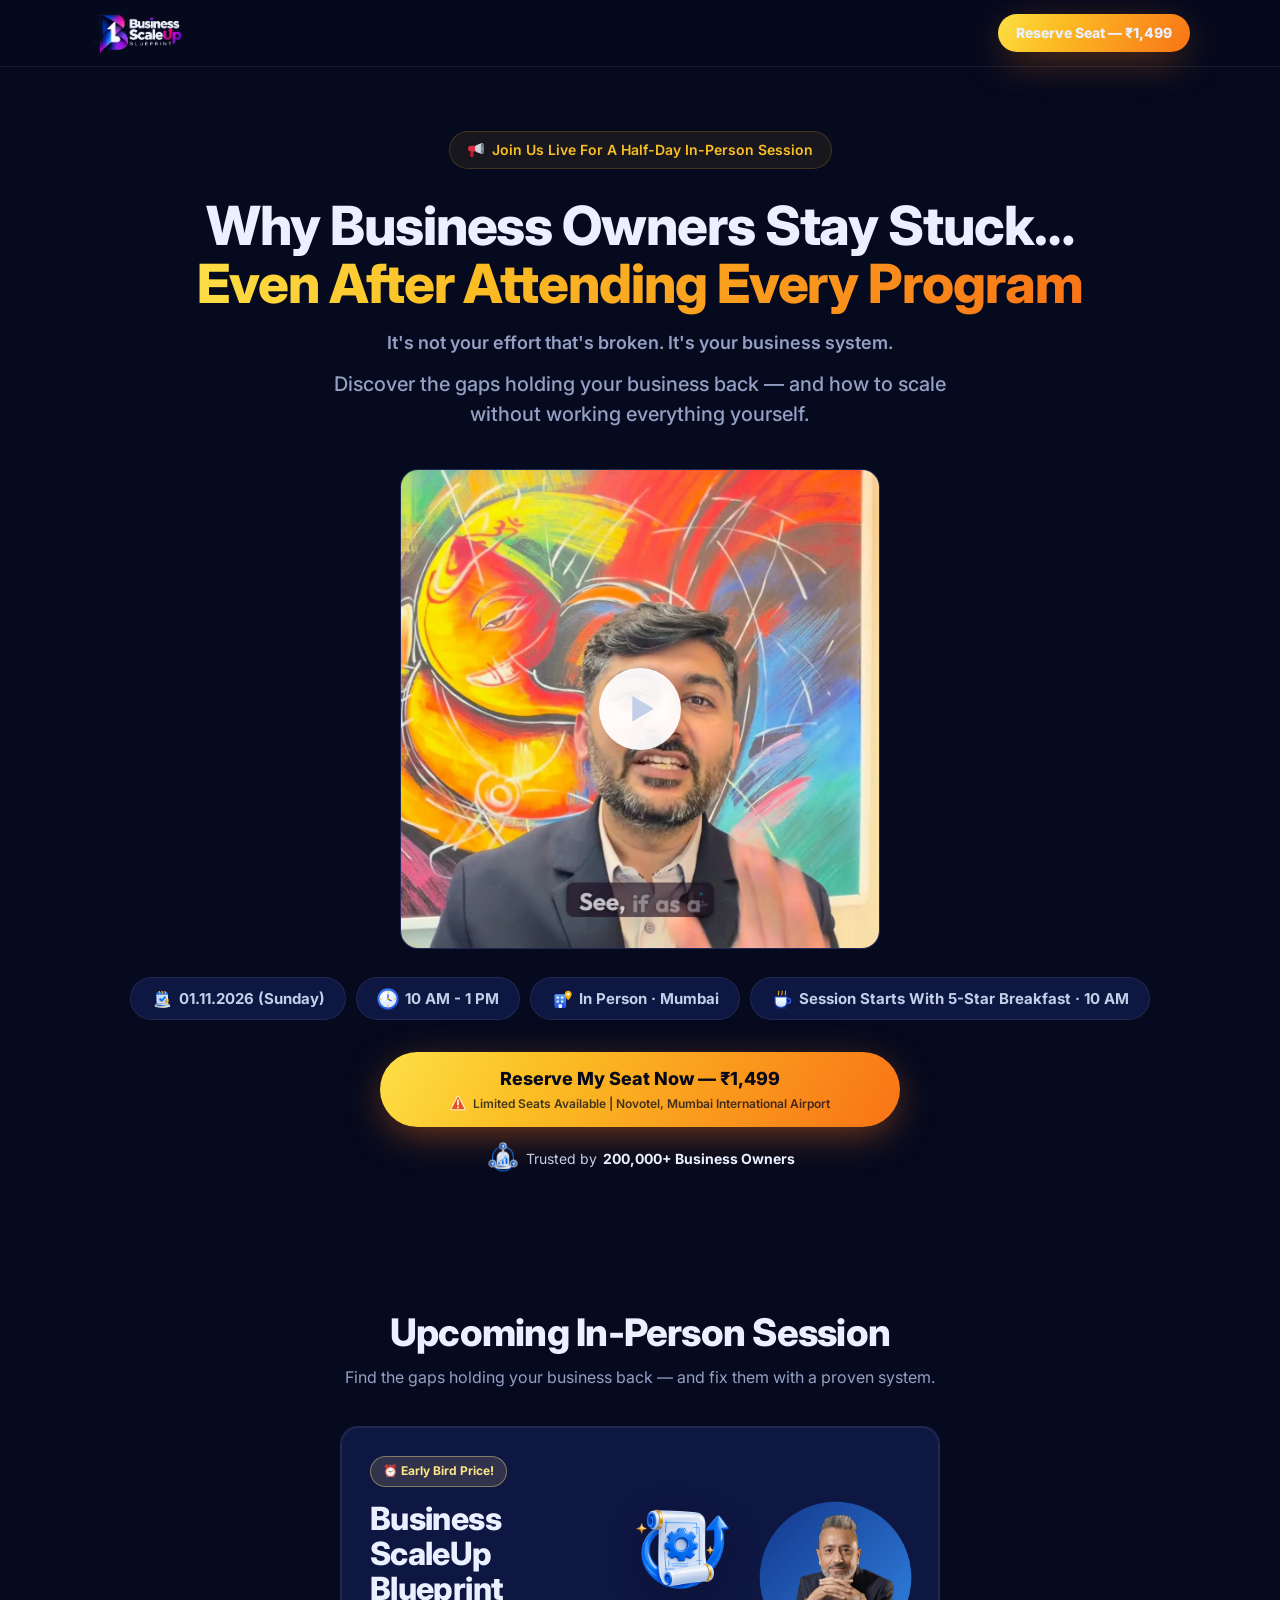
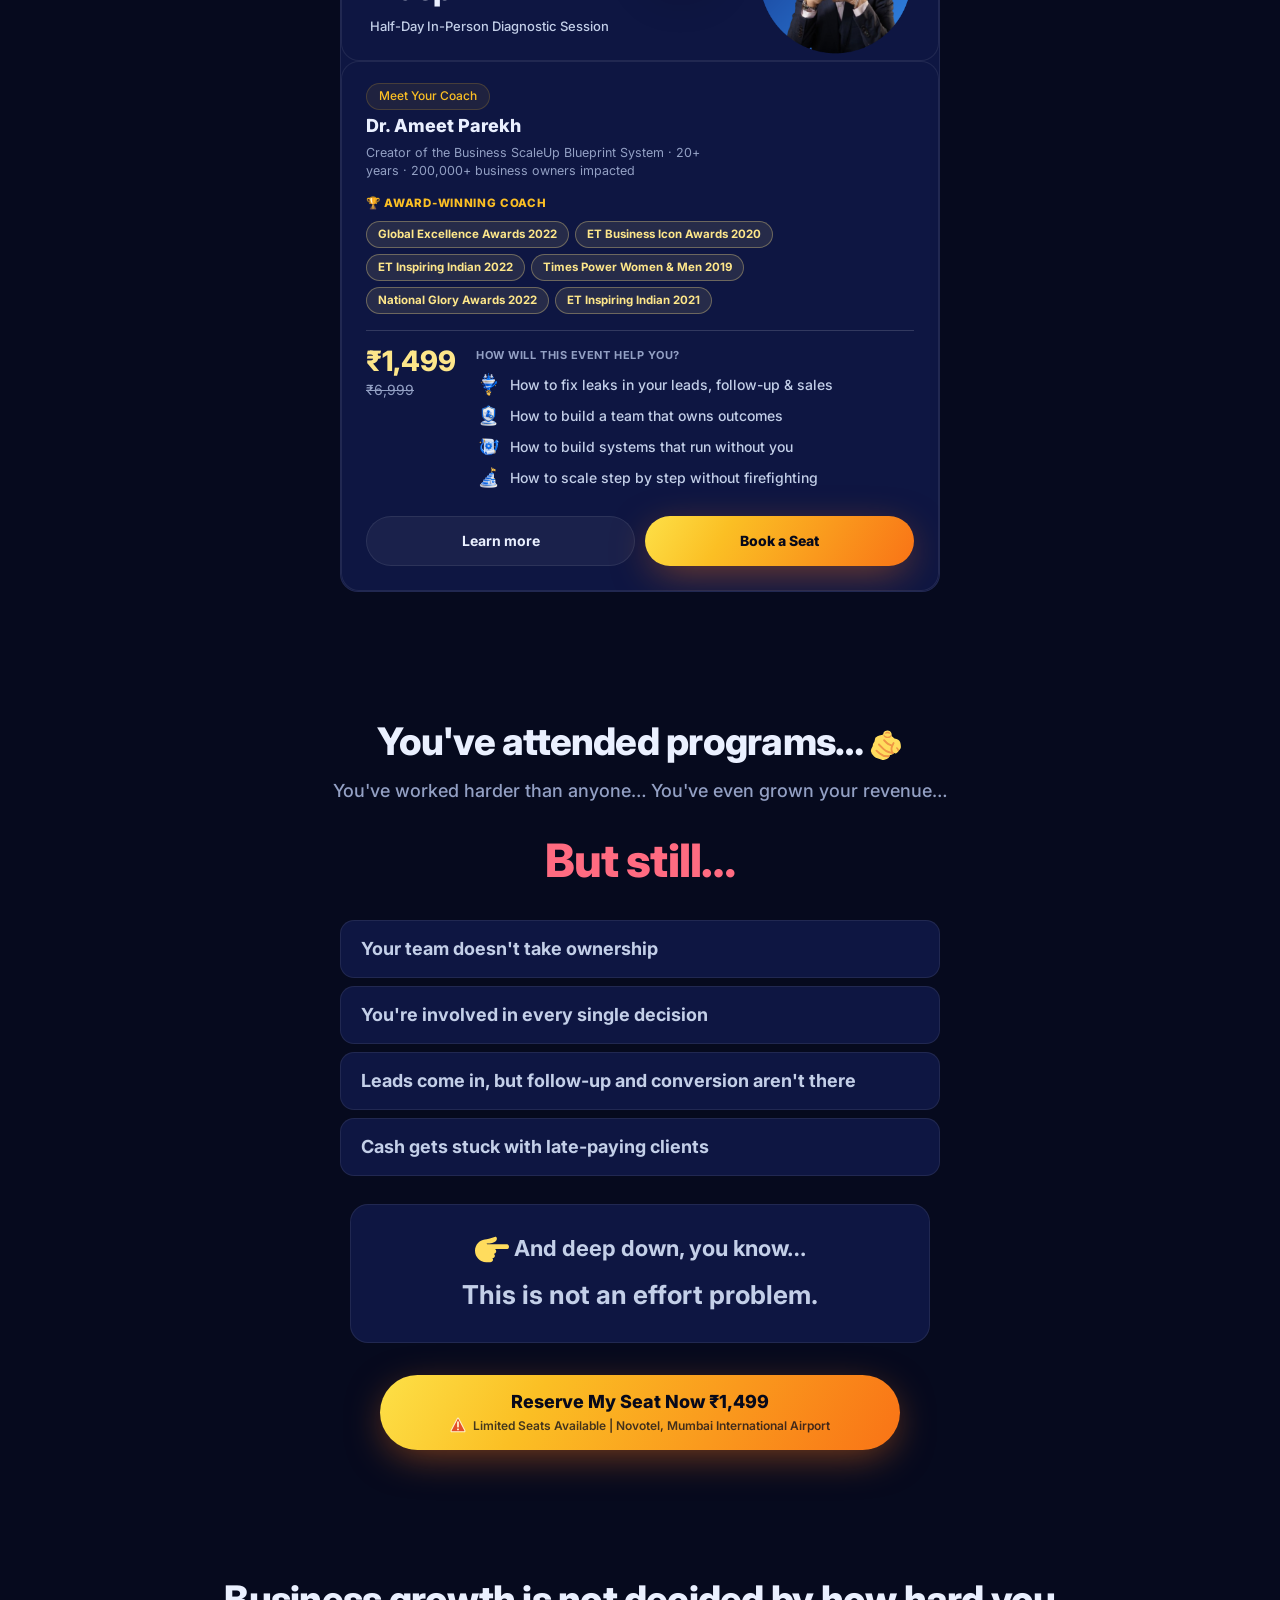
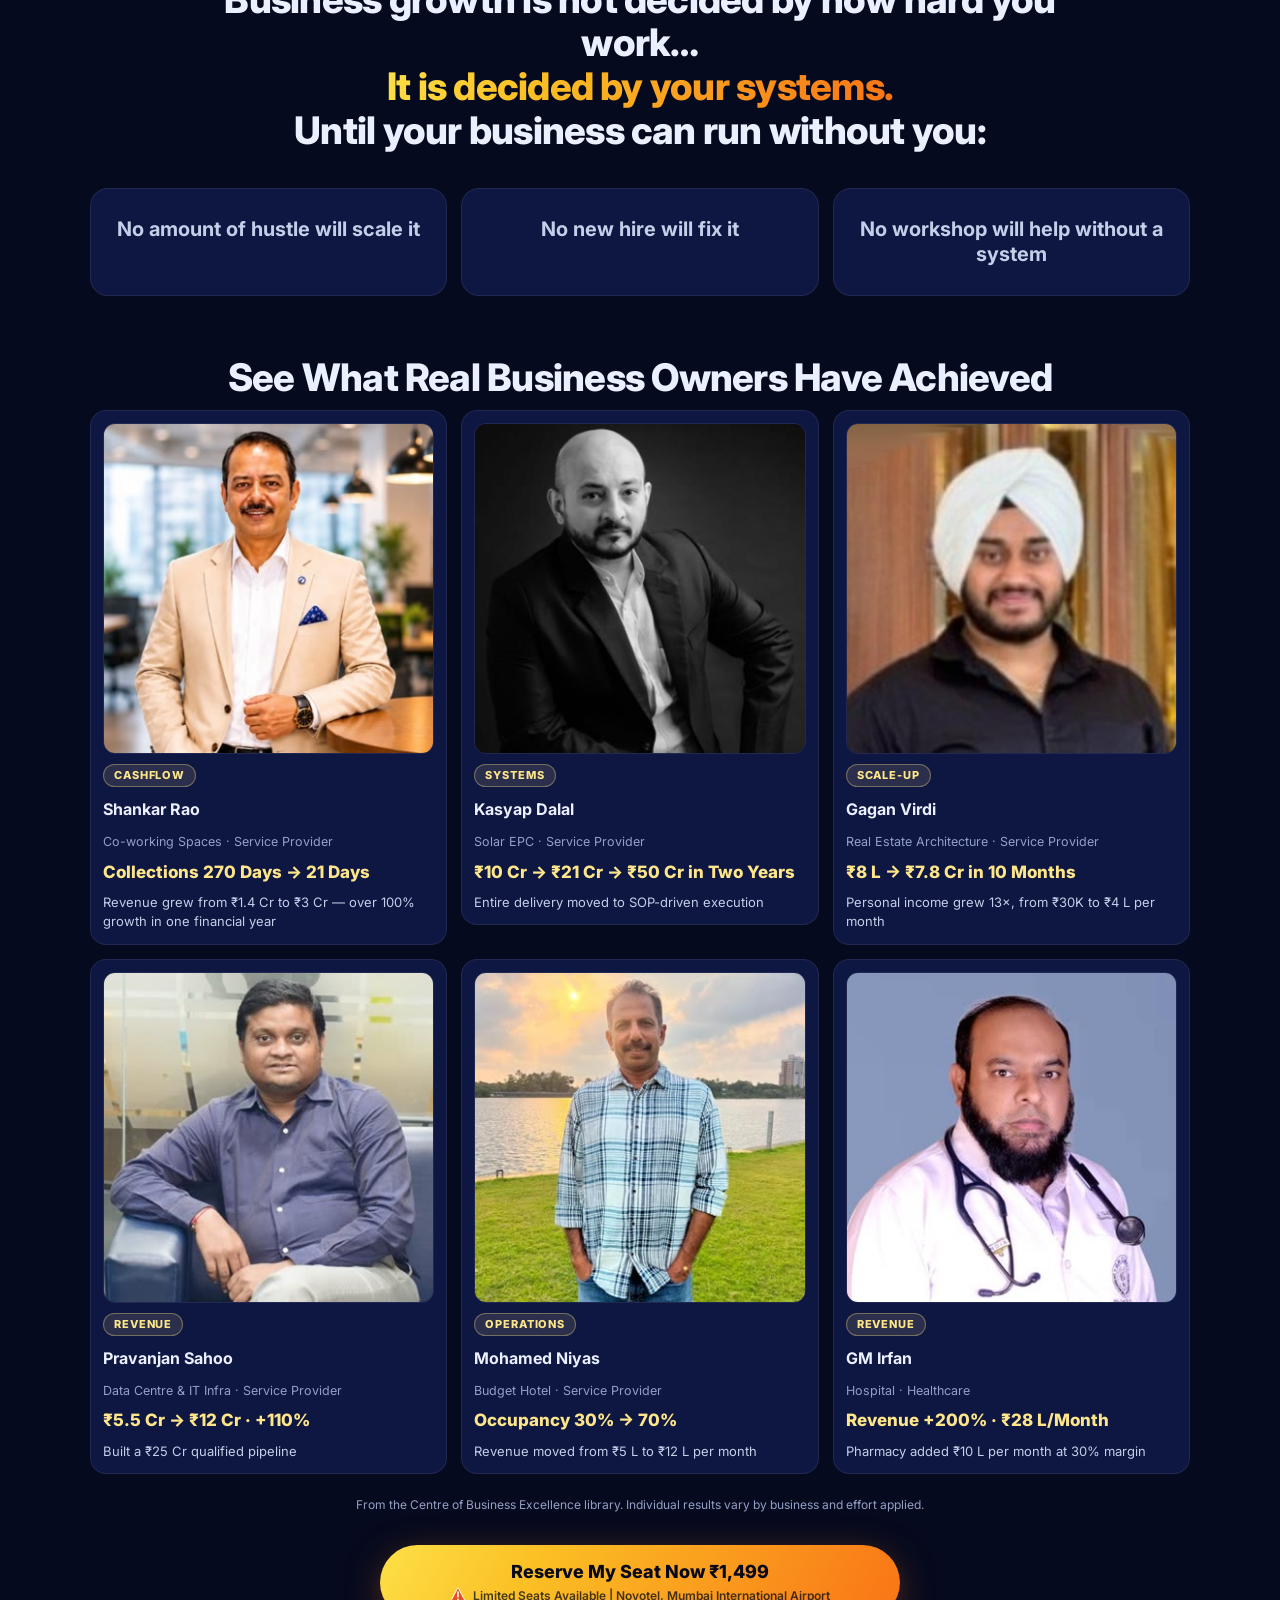
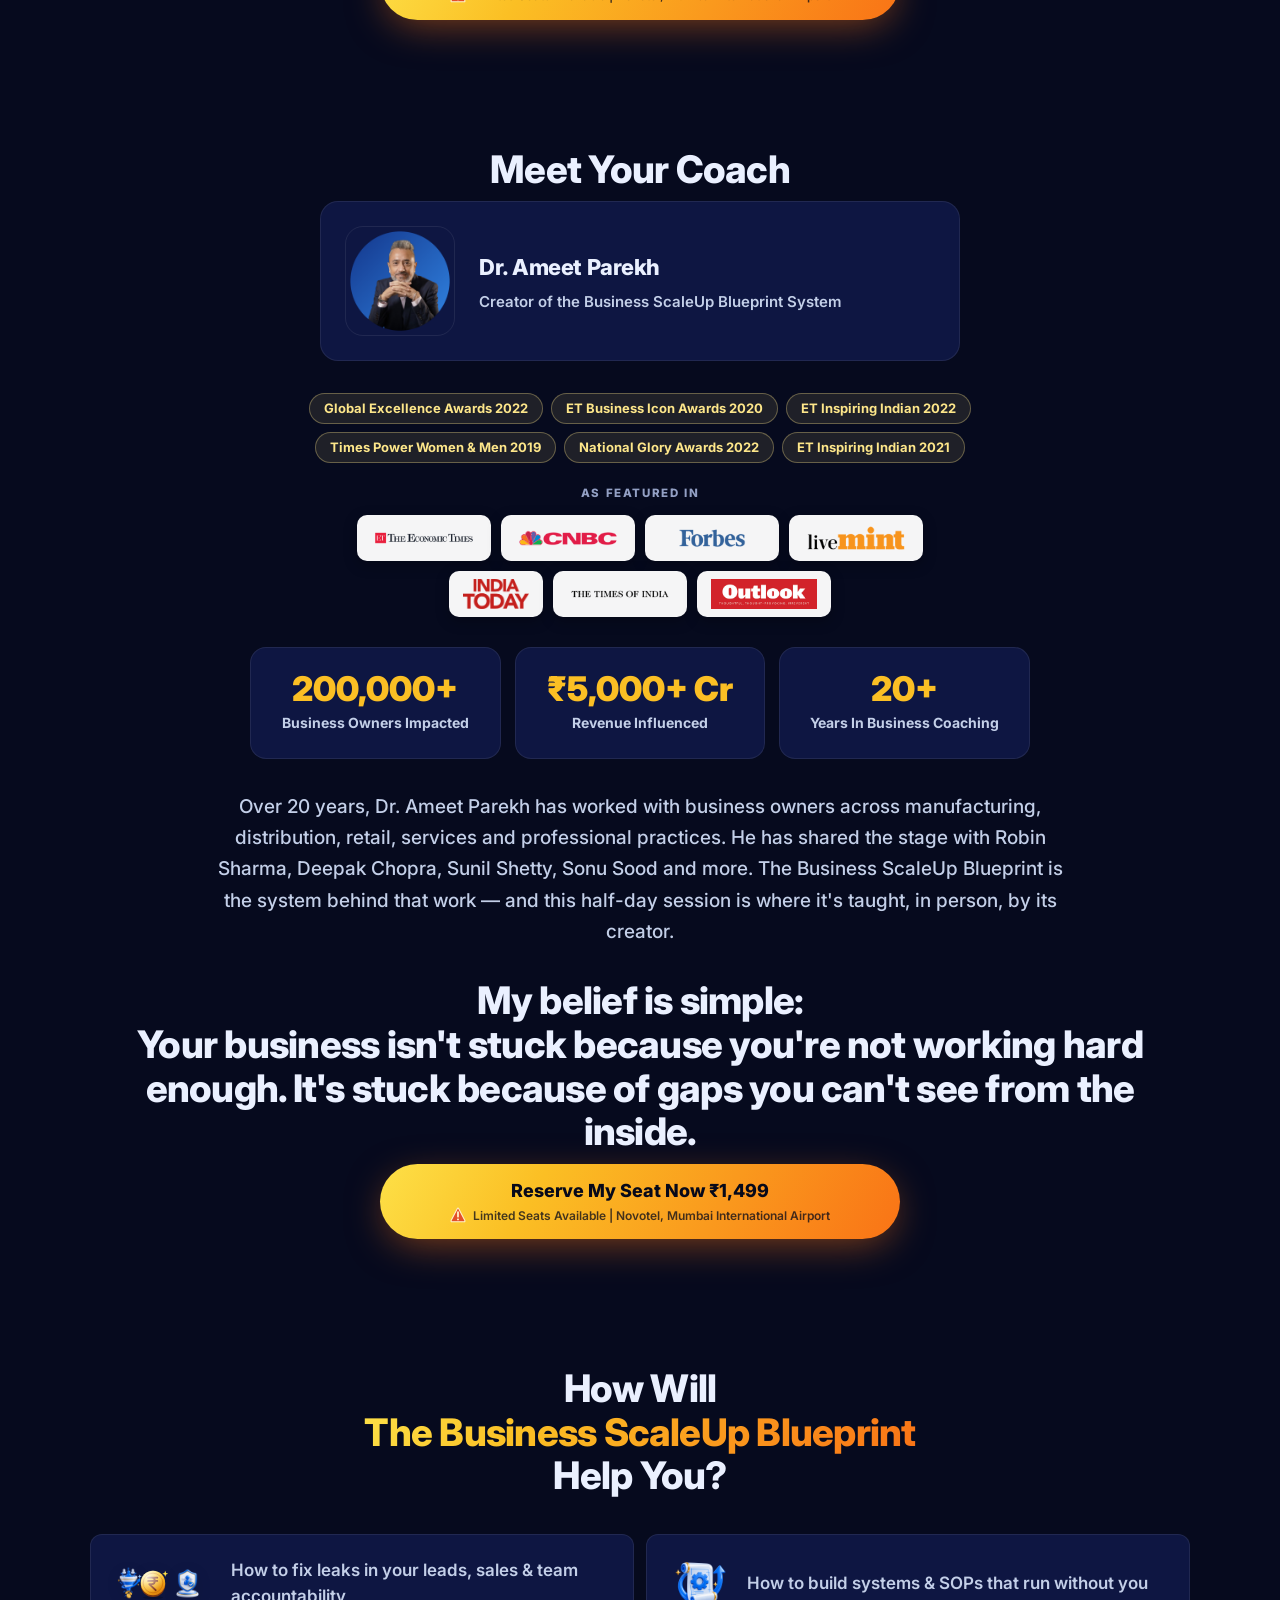
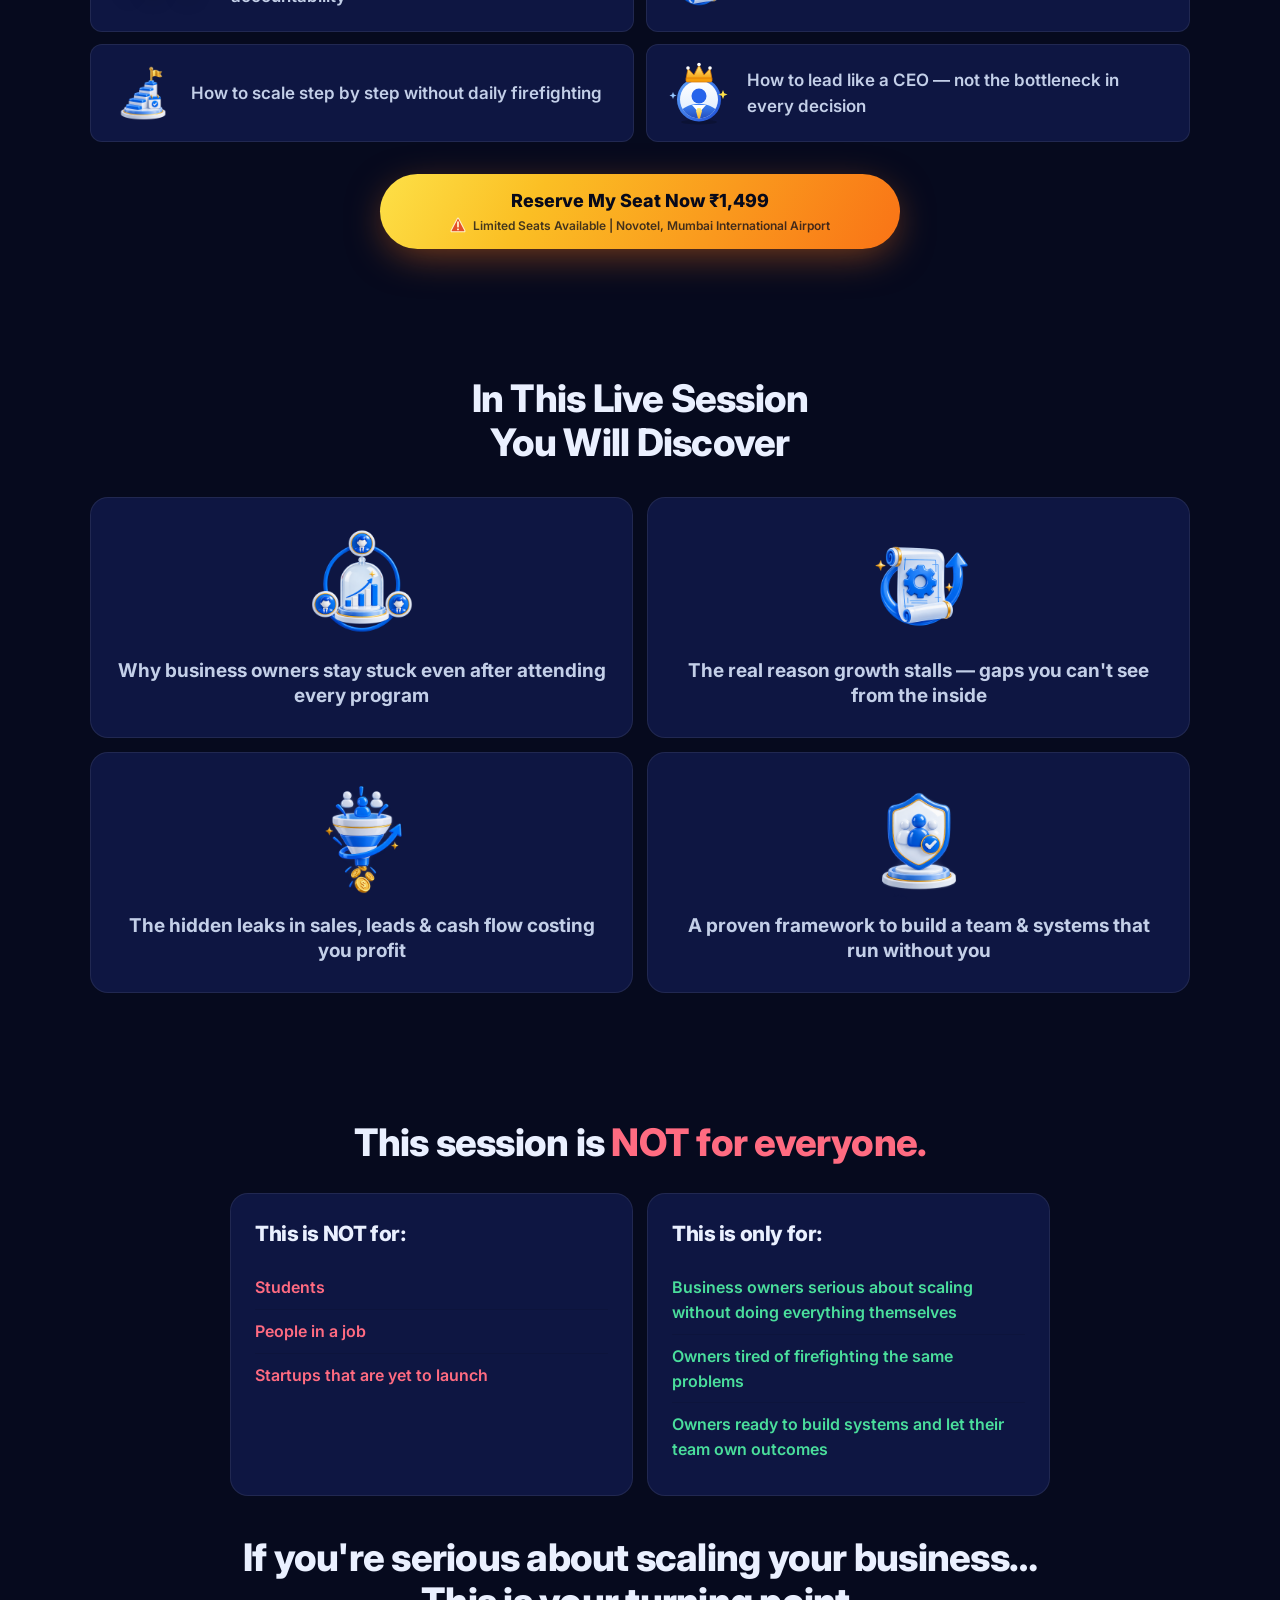
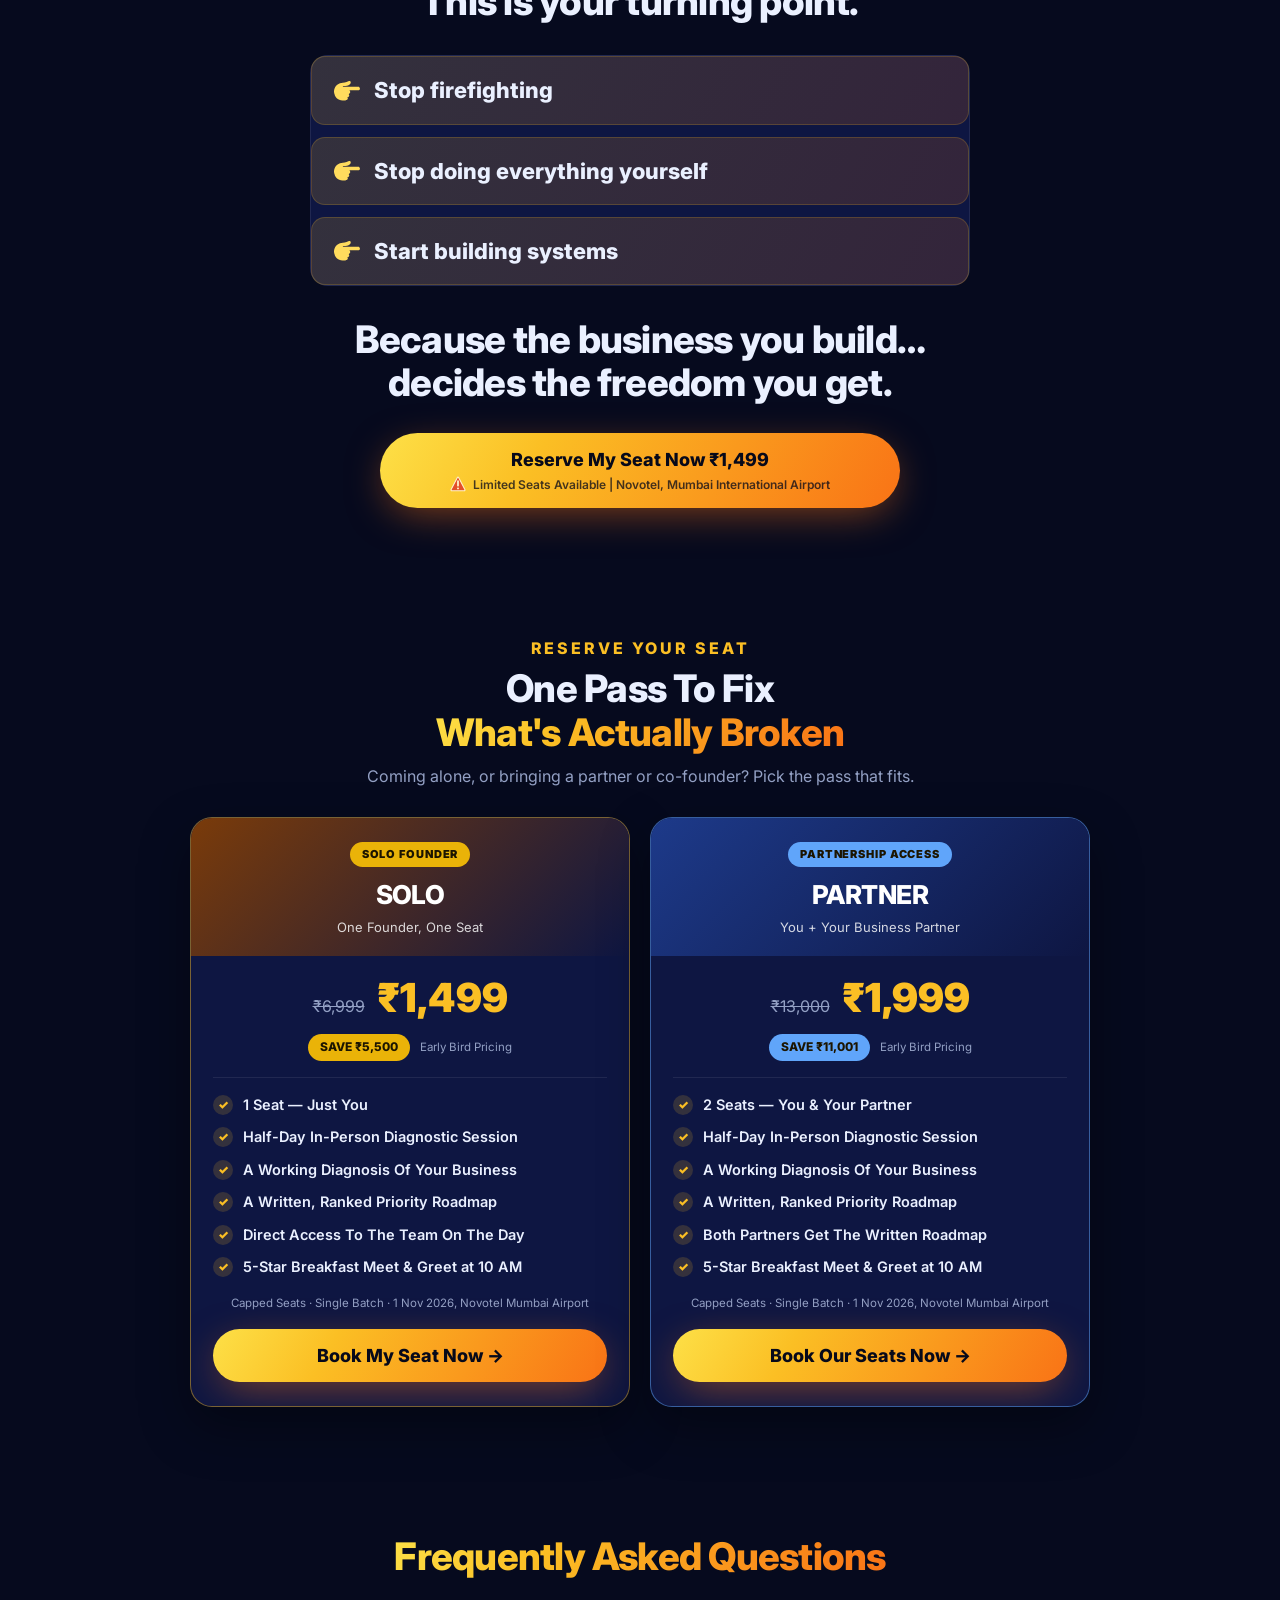
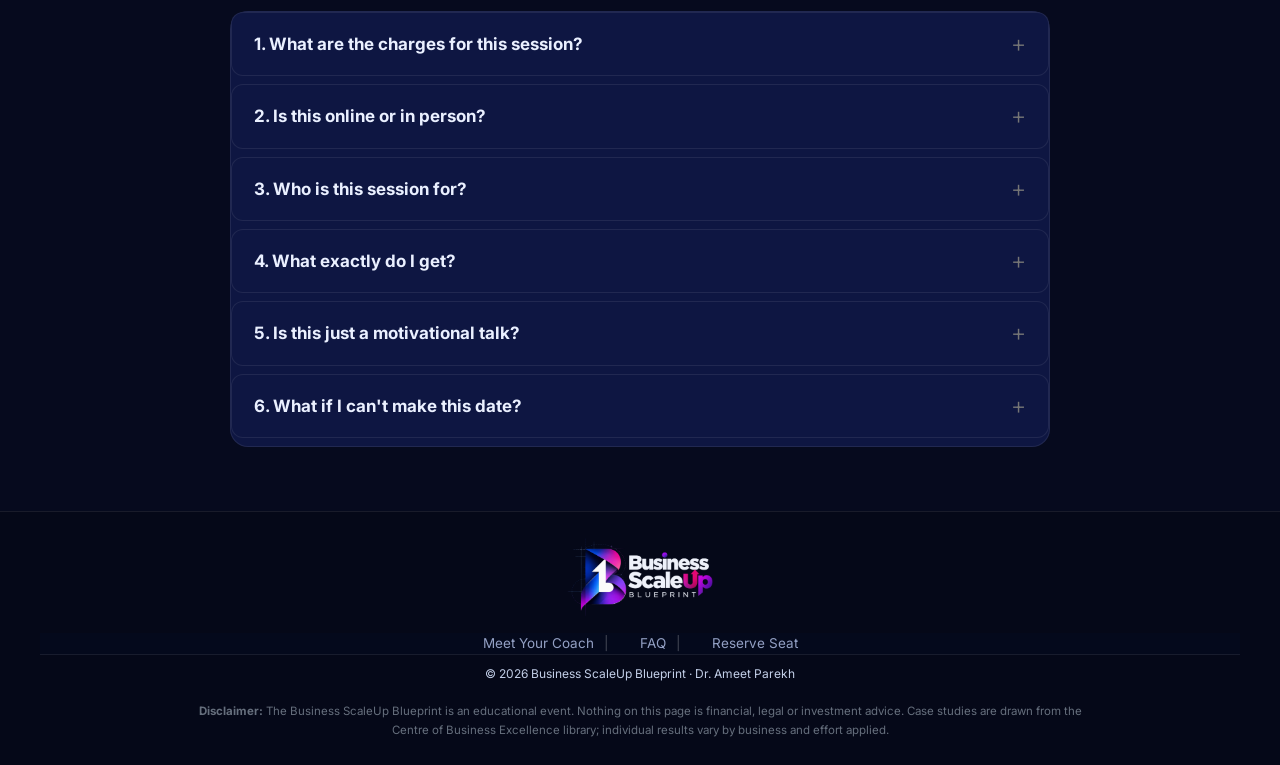
<file: index.html>
<!doctype html>
<html lang="en">
<head>
  <meta charset="utf-8">
  <meta name="viewport" content="width=device-width, initial-scale=1">
  <title>Business ScaleUp Blueprint — Mumbai | Reserve Your Seat</title>
  <meta name="description" content="A half-day in-person diagnostic session in Mumbai on 1 Nov 2026 — find the gaps holding your business back and scale without working everything yourself.">
  <link rel="icon" href="assets/favicon.png">
  <link rel="preload" href="assets/vsl-poster.webp" as="image" fetchpriority="high">
  <link rel="stylesheet" href="css/style.css">
  <link rel="stylesheet" href="css/theme.css?v=4">
  <!-- Small emoji graphics (megaphone, warning, pointing hands) are Twemoji, CC-BY 4.0 (https://github.com/twitter/twemoji) -->
</head>
<body>

  <nav class="navbar">
    <div class="nav-inner">
      <span class="nav-logo"><img class="logo-full" src="assets/logo.png" alt="Business ScaleUp Blueprint"></span>
      <a class="nav-cta" href="#passes">Reserve Seat — ₹1,499</a>
    </div>
  </nav>

  <main id="main">

    <section class="hero section">
      <div class="wrap">
        <p class="eyebrow-pill"><img src="assets/megaphone.svg" alt="">Join Us Live For A Half-Day In-Person Session</p>
        <h1>Why Business Owners Stay Stuck…<br><span class="text-blue">Even After Attending Every Program</span></h1>
        <p class="subline">It's not your effort that's broken. It's your business system.</p>
        <p class="lead">Discover the gaps holding your business back — and how to scale without working everything yourself.</p>
        <button class="video-card" type="button" aria-label="Play video" data-video>
          <img src="assets/vsl-poster.webp" alt="Watch: why business owners stay stuck" width="1080" height="1080" fetchpriority="high">
          <span class="play">▶</span>
        </button>
        <div class="event-pills">
          <span><img src="assets/generated/session-calendar.png" alt=""><span>01.11.2026 (Sunday)</span></span>
          <span><img src="assets/generated/session-clock.svg" alt=""><span>10 AM - 1 PM</span></span>
          <span><img src="assets/generated/venue.svg" alt=""><span>In Person · Mumbai</span></span>
          <span><img src="assets/generated/breakfast.svg" alt=""><span>Session Starts With 5-Star Breakfast · 10 AM</span></span>
        </div>
        <a class="cta-dark cta-block" href="#passes">
          Reserve My Seat Now — ₹1,499
          <small><img class="warn-red" src="assets/warning-red.svg" alt=""> Limited Seats Available | Novotel, Mumbai International Airport</small>
        </a>
        <p class="trusted"><img src="assets/generated/owner-community.png" alt="">Trusted by <strong>200,000+ Business Owners</strong></p>
      </div>
    </section>

    <section class="section wc-section">
      <div class="wrap">
        <h2 class="section-title">Upcoming In-Person Session</h2>
        <p class="section-sub">Find the gaps holding your business back — and fix them with a proven system.</p>
        <div class="workshop-card">
          <div class="wc-banner">
            <div class="wc-banner-content">
              <span class="wc-badge">⏰ Early Bird Price!</span>
              <h3>Business ScaleUp<br>Blueprint</h3>
              <p>Half-Day In-Person Diagnostic Session</p>
            </div>
            <img class="wc-system-art" src="assets/generated/blueprint-system.png" alt="">
            <img class="wc-coach-img" src="assets/coach.png" alt="Dr. Ameet Parekh">
          </div>
          <div class="wc-body">
            <div class="wc-mentor-row">
              <div>
                <span class="wc-label">Meet Your Coach</span>
                <p class="wc-name">Dr. Ameet Parekh</p>
                <p class="wc-cred">Creator of the Business ScaleUp Blueprint System · 20+ years · 200,000+ business owners impacted</p>
              </div>
            </div>
            <div class="wc-awards">
              <span class="wc-awards-label">🏆 Award-Winning Coach</span>
              <ul class="award-chips">
                  <li>Global Excellence Awards 2022</li>
                  <li>ET Business Icon Awards 2020</li>
                  <li>ET Inspiring Indian 2022</li>
                  <li>Times Power Women &amp; Men 2019</li>
                  <li>National Glory Awards 2022</li>
                  <li>ET Inspiring Indian 2021</li>
              </ul>
            </div>
            <hr class="wc-divider">
            <div class="wc-learn-row">
              <div class="wc-price-col">
                <span class="wc-price">₹1,499</span>
                <span class="wc-price-old">₹6,999</span>
              </div>
              <div class="wc-learn-col">
                <p class="wc-learn-title">How Will This Event Help You?</p>
                <ul class="wc-list">
                  <li><img src="assets/generated/leads-sales.png" alt="">How to fix leaks in your leads, follow-up &amp; sales</li>
                  <li><img src="assets/generated/team-shield.png" alt="">How to build a team that owns outcomes</li>
                  <li><img src="assets/generated/blueprint-system.png" alt="">How to build systems that run without you</li>
                  <li><img src="assets/generated/growth-steps.png" alt="">How to scale step by step without firefighting</li>
                </ul>
              </div>
            </div>
            <div class="wc-actions">
              <a class="btn-outline" href="#coach">Learn more</a>
              <a class="btn-dark" href="#passes">Book a Seat</a>
            </div>
          </div>
        </div>
      </div>
    </section>

    <section class="section problem">
      <div class="wrap narrow">
        <h2 class="section-title">You've attended programs… <img src="assets/point-you.svg" alt="" class="h-icon"></h2>
        <p class="center-muted">You've worked harder than anyone… You've even grown your revenue…</p>
        <h3 class="red-head">But still…</h3>
        <ul class="pain-list">
          <li>Your team doesn't take ownership</li>
          <li>You're involved in every single decision</li>
          <li>Leads come in, but follow-up and conversion aren't there</li>
          <li>Cash gets stuck with late-paying clients</li>
        </ul>
        <div class="insight-card">
          <span><img src="assets/point-right.svg" alt="" class="h-icon"> And deep down, you know…</span>
          <strong class="text-red">This is not an effort problem.</strong>
        </div>
        <a class="cta-dark cta-block" href="#passes">Reserve My Seat Now ₹1,499 <small><img class="warn-red" src="assets/warning-red.svg" alt=""> Limited Seats Available | Novotel, Mumbai International Airport</small></a>
      </div>
    </section>

    <section class="section proof">
      <div class="wrap">
        <h2 class="section-title proof-title">Business growth is not decided by how hard you work…<br><span class="text-blue">It is decided by your systems.</span><br>Until your business can run without you:</h2>
        <div class="three-cards">
          <article class="proof-card">No amount of hustle will scale it</article>
          <article class="proof-card">No new hire will fix it</article>
          <article class="proof-card">No workshop will help without a system</article>
        </div>
        <h2 class="section-title">See What Real Business Owners Have Achieved</h2>
        <div class="testimonials-grid">
          <figure class="case-card"><img src="assets/case-shankar-rao.jpg" alt="Shankar Rao" loading="lazy" width="340" height="340"><span class="case-tag">Cashflow</span><strong class="case-name">Shankar Rao</strong><span class="case-sector">Co-working Spaces · Service Provider</span><span class="case-growth">Collections 270 Days → 21 Days</span><span class="case-note">Revenue grew from ₹1.4 Cr to ₹3 Cr — over 100% growth in one financial year</span></figure>
          <figure class="case-card"><img src="assets/case-kasyap-dalal.jpg" alt="Kasyap Dalal" loading="lazy" width="340" height="340"><span class="case-tag">Systems</span><strong class="case-name">Kasyap Dalal</strong><span class="case-sector">Solar EPC · Service Provider</span><span class="case-growth">₹10 Cr → ₹21 Cr → ₹50 Cr in Two Years</span><span class="case-note">Entire delivery moved to SOP-driven execution</span></figure>
          <figure class="case-card"><img src="assets/case-gagan-virdi.jpg" alt="Gagan Virdi" loading="lazy" width="340" height="340"><span class="case-tag">Scale-Up</span><strong class="case-name">Gagan Virdi</strong><span class="case-sector">Real Estate Architecture · Service Provider</span><span class="case-growth">₹8 L → ₹7.8 Cr in 10 Months</span><span class="case-note">Personal income grew 13×, from ₹30K to ₹4 L per month</span></figure>
          <figure class="case-card"><img src="assets/case-pravanjan-sahoo.jpg" alt="Pravanjan Sahoo" loading="lazy" width="340" height="340"><span class="case-tag">Revenue</span><strong class="case-name">Pravanjan Sahoo</strong><span class="case-sector">Data Centre &amp; IT Infra · Service Provider</span><span class="case-growth">₹5.5 Cr → ₹12 Cr · +110%</span><span class="case-note">Built a ₹25 Cr qualified pipeline</span></figure>
          <figure class="case-card"><img src="assets/case-mohamed-niyas.jpg" alt="Mohamed Niyas" loading="lazy" width="340" height="340"><span class="case-tag">Operations</span><strong class="case-name">Mohamed Niyas</strong><span class="case-sector">Budget Hotel · Service Provider</span><span class="case-growth">Occupancy 30% → 70%</span><span class="case-note">Revenue moved from ₹5 L to ₹12 L per month</span></figure>
          <figure class="case-card"><img src="assets/case-gm-irfan.jpg" alt="GM Irfan" loading="lazy" width="340" height="340"><span class="case-tag">Revenue</span><strong class="case-name">GM Irfan</strong><span class="case-sector">Hospital · Healthcare</span><span class="case-growth">Revenue +200% · ₹28 L/Month</span><span class="case-note">Pharmacy added ₹10 L per month at 30% margin</span></figure>
        </div>
        <p class="case-foot">From the Centre of Business Excellence library. Individual results vary by business and effort applied.</p>
        <a class="cta-dark cta-block" href="#passes">Reserve My Seat Now ₹1,499 <small><img class="warn-red" src="assets/warning-red.svg" alt=""> Limited Seats Available | Novotel, Mumbai International Airport</small></a>
      </div>
    </section>

    <section class="section coach" id="coach">
      <div class="wrap">
        <h2 class="section-title">Meet Your Coach</h2>
        <div class="coach-card">
          <img class="coach-photo" src="assets/coach.png" alt="Dr. Ameet Parekh" loading="lazy" width="1024" height="1024">
          <div class="coach-info">
            <h3>Dr. Ameet Parekh</h3>
            <p class="coach-cert">Creator of the Business ScaleUp Blueprint System</p>
          </div>
        </div>
        <div class="coach-awards">
          <ul class="award-chips">
              <li>Global Excellence Awards 2022</li>
              <li>ET Business Icon Awards 2020</li>
              <li>ET Inspiring Indian 2022</li>
              <li>Times Power Women &amp; Men 2019</li>
              <li>National Glory Awards 2022</li>
              <li>ET Inspiring Indian 2021</li>
          </ul>
        </div>
        <div class="media-feature">
          <p class="media-label">As Featured In</p>
          <div class="media-line"><span class="media-logo"><img src="assets/media/the-economic-times.png" alt="The Economic Times" loading="lazy"></span><span class="media-logo"><img src="assets/media/cnbc.png" alt="CNBC" loading="lazy"></span><span class="media-logo"><img src="assets/media/forbes.png" alt="Forbes" loading="lazy"></span><span class="media-logo"><img src="assets/media/livemint.png" alt="Livemint" loading="lazy"></span></div>
          <div class="media-line"><span class="media-logo"><img src="assets/media/india-today.png" alt="India Today" loading="lazy"></span><span class="media-logo"><img src="assets/media/times-of-india.png" alt="Times Of India" loading="lazy"></span><span class="media-logo"><img src="assets/media/outlook.png" alt="Outlook" loading="lazy"></span></div>
        </div>
        <div class="stats-row">
          <div class="stat-card"><strong>200,000+</strong><span>Business Owners Impacted</span></div>
          <div class="stat-card"><strong>₹5,000+ Cr</strong><span>Revenue Influenced</span></div>
          <div class="stat-card"><strong>20+</strong><span>Years In Business Coaching</span></div>
        </div>
        <p class="coach-bio">Over 20 years, Dr. Ameet Parekh has worked with business owners across manufacturing, distribution, retail, services and professional practices. He has shared the stage with Robin Sharma, Deepak Chopra, Sunil Shetty, Sonu Sood and more. The Business ScaleUp Blueprint is the system behind that work — and this half-day session is where it's taught, in person, by its creator.</p>
        <h2 class="section-title">My belief is simple:<br>Your business isn't stuck because you're not working hard enough. It's stuck because of gaps you can't see from the inside.</h2>
        <a class="cta-dark cta-block" href="#passes">Reserve My Seat Now ₹1,499 <small><img class="warn-red" src="assets/warning-red.svg" alt=""> Limited Seats Available | Novotel, Mumbai International Airport</small></a>
      </div>
    </section>

    <section class="section learn">
      <div class="wrap">
        <h2 class="section-title">How Will<br><span class="text-blue">The Business ScaleUp Blueprint</span><br>Help You?</h2>
        <div class="learn-grid">
          <div>
            <span class="concept-icons" aria-hidden="true">
              <img src="assets/generated/leads-sales.png" alt="">
              <img src="assets/generated/rupee-coin.svg" alt="">
              <img src="assets/generated/team-shield.png" alt="">
            </span>
            How to fix leaks in your leads, sales &amp; team accountability
          </div>
          <div><img src="assets/generated/blueprint-system.png" alt="" class="concept-icon">How to build systems &amp; SOPs that run without you</div>
          <div><img src="assets/generated/growth-steps.png" alt="" class="concept-icon">How to scale step by step without daily firefighting</div>
          <div><img src="assets/generated/ceo-leader.svg" alt="" class="concept-icon">How to lead like a CEO — not the bottleneck in every decision</div>
        </div>
        <a class="cta-dark cta-block" href="#passes">Reserve My Seat Now ₹1,499 <small><img class="warn-red" src="assets/warning-red.svg" alt=""> Limited Seats Available | Novotel, Mumbai International Airport</small></a>
      </div>
    </section>

    <section class="section discover">
      <div class="wrap">
        <h2 class="section-title">In This Live Session<br>You Will Discover</h2>
        <div class="discover-grid">
          <div class="discover-card"><img src="assets/generated/owner-community.png" alt="">Why business owners stay stuck even after attending every program</div>
          <div class="discover-card"><img src="assets/generated/blueprint-system.png" alt="">The real reason growth stalls — gaps you can't see from the inside</div>
          <div class="discover-card"><img src="assets/generated/leads-sales.png" alt="">The hidden leaks in sales, leads &amp; cash flow costing you profit</div>
          <div class="discover-card"><img src="assets/generated/team-shield.png" alt="">A proven framework to build a team &amp; systems that run without you</div>
        </div>
      </div>
    </section>

    <section class="section fit">
      <div class="wrap">
        <h2 class="section-title">This session is <span class="text-red">NOT for everyone.</span></h2>
        <div class="fit-grid">
          <article class="fit-card fit-no">
            <h3>This is NOT for:</h3>
            <ul>
              <li>Students</li>
              <li>People in a job</li>
              <li>Startups that are yet to launch</li>
            </ul>
          </article>
          <article class="fit-card fit-yes">
            <h3>This is only for:</h3>
            <ul>
              <li>Business owners serious about scaling without doing everything themselves</li>
              <li>Owners tired of firefighting the same problems</li>
              <li>Owners ready to build systems and let their team own outcomes</li>
            </ul>
          </article>
        </div>
        <h2 class="section-title">If you're serious about scaling your business…<br>This is your turning point.</h2>
        <div class="steps-list">
          <a href="#passes"><img src="assets/point-right.svg" alt="" class="steps-icon">Stop firefighting</a>
          <a href="#passes"><img src="assets/point-right.svg" alt="" class="steps-icon">Stop doing everything yourself</a>
          <a href="#passes"><img src="assets/point-right.svg" alt="" class="steps-icon">Start building systems</a>
        </div>
        <h2 class="section-title">Because the business you build…<br>decides the freedom you get.</h2>
        <a class="cta-dark cta-block" href="#passes">Reserve My Seat Now ₹1,499 <small><img class="warn-red" src="assets/warning-red.svg" alt=""> Limited Seats Available | Novotel, Mumbai International Airport</small></a>
      </div>
    </section>

    <section class="section passes" id="passes">
      <div class="wrap">
        <p class="eyebrow">Reserve Your Seat</p>
        <h2 class="section-title">One Pass To Fix<br><span class="text-blue">What's Actually Broken</span></h2>
        <p class="section-sub">Coming alone, or bringing a partner or co-founder? Pick the pass that fits.</p>
        <div class="pass-grid">
          <article class="pass-card pass-solo">
            <div class="pass-head">
              <span class="pass-badge">Solo Founder</span>
              <h3>Solo</h3>
              <p>One Founder, One Seat</p>
            </div>
            <div class="pass-body">
              <div class="pass-price"><s>₹6,999</s><strong>₹1,499</strong></div>
              <div class="pass-save"><b>Save ₹5,500</b><span>Early Bird Pricing</span></div>
              <ul class="pass-list">
            <li>1 Seat — Just You</li>
            <li>Half-Day In-Person Diagnostic Session</li>
            <li>A Working Diagnosis Of Your Business</li>
            <li>A Written, Ranked Priority Roadmap</li>
            <li>Direct Access To The Team On The Day</li>
            <li>5-Star Breakfast Meet &amp; Greet at 10 AM</li>
              </ul>
              <p class="pass-note">Capped Seats · Single Batch · 1 Nov 2026, Novotel Mumbai Airport</p>
              <a class="cta-dark cta-block" href="#passes" data-lead-trigger data-pass="solo">Book My Seat Now →</a>
            </div>
          </article>
          <article class="pass-card pass-partner">
            <div class="pass-head">
              <span class="pass-badge">Partnership Access</span>
              <h3>Partner</h3>
              <p>You + Your Business Partner</p>
            </div>
            <div class="pass-body">
              <div class="pass-price"><s>₹13,000</s><strong>₹1,999</strong></div>
              <div class="pass-save"><b>Save ₹11,001</b><span>Early Bird Pricing</span></div>
              <ul class="pass-list">
            <li>2 Seats — You &amp; Your Partner</li>
            <li>Half-Day In-Person Diagnostic Session</li>
            <li>A Working Diagnosis Of Your Business</li>
            <li>A Written, Ranked Priority Roadmap</li>
            <li>Both Partners Get The Written Roadmap</li>
            <li>5-Star Breakfast Meet &amp; Greet at 10 AM</li>
              </ul>
              <p class="pass-note">Capped Seats · Single Batch · 1 Nov 2026, Novotel Mumbai Airport</p>
              <a class="cta-dark cta-block" href="#passes" data-lead-trigger data-pass="partner">Book Our Seats Now →</a>
            </div>
          </article>
        </div>
      </div>
    </section>

    <section class="section faq" id="faq">
      <div class="wrap">
        <h2 class="section-title"><span class="text-blue">Frequently Asked Questions</span></h2>
        <div class="accordion">
          <details><summary>1. What are the charges for this session?</summary><p>The early bird price is ₹1,499 for one seat. A two-seat option (you and your partner) is available at ₹1,999.</p></details>
          <details><summary>2. Is this online or in person?</summary><p>Fully in person, at the Novotel, Mumbai International Airport, Mumbai, on one date — 1st November 2026.<br><br>The session starts at 10 AM with a 5-Star Breakfast Meet &amp; Greet, followed by the main diagnostic, and ends at 1:00 PM. It's not a webinar, and there's no recording sold afterward.</p></details>
          <details><summary>3. Who is this session for?</summary><p>This is perfect for:<br><br>✔️ Owner-run businesses of any nature or industry looking to scale and grow fast<br>✔️ Owners whose team doesn't take ownership and who are involved in every decision<br>✔️ Owners facing weak lead conversion, late payments or shrinking profits</p></details>
          <details><summary>4. What exactly do I get?</summary><p>A half day in the room, live and practical — covering sales, team, money, systems and marketing — plus direct access to the team to ask your own questions, and a written priority roadmap to take home.</p></details>
          <details><summary>5. Is this just a motivational talk?</summary><p>No.<br><br>Everything in this session comes from what real business owners told us was actually broken — not generic advice — backed by verified case studies from the Centre of Business Excellence library.</p></details>
          <details><summary>6. What if I can't make this date?</summary><p>Right now, only one Mumbai date is planned. There's no confirmed repeat date yet.</p></details>
        </div>
      </div>
    </section>

  </main>

  <footer>
    <img class="footer-logo" src="assets/logo.png" alt="Business ScaleUp Blueprint" loading="lazy">
    <nav aria-label="Footer">
      <a href="#coach">Meet Your Coach</a>
      <a href="#faq">FAQ</a>
      <a href="#passes">Reserve Seat</a>
    </nav>
    <p>© 2026 Business ScaleUp Blueprint · Dr. Ameet Parekh</p>
  <div style="max-width:960px;margin:18px auto 0;padding:0 20px;font-size:11.5px;line-height:1.7;color:#666f7d;text-align:center"><b>Disclaimer:</b> The Business ScaleUp Blueprint is an educational event. Nothing on this page is financial, legal or investment advice. Case studies are drawn from the Centre of Business Excellence library; individual results vary by business and effort applied.</div></footer>

  <div class="modal" hidden>
    <button class="modal-close" type="button" aria-label="Close video">×</button>
    <iframe title="Session video" src="" data-src="" allow="autoplay; encrypted-media; picture-in-picture" allowfullscreen></iframe>
    <video class="modal-video" controls playsinline preload="none" poster="assets/vsl-poster.webp" hidden></video>
    <p class="video-note" hidden data-video-note>Video coming soon.</p>
  </div>

  <div class="lead-modal" hidden data-lead-modal>
    <div class="lead-dialog" role="dialog" aria-modal="true" aria-labelledby="lead-title">
      <button class="lead-close" type="button" aria-label="Close form" data-lead-close>×</button>
      <p class="lead-kicker">Limited Seats Available</p>
      <p class="lead-pass" data-lead-pass hidden></p>
      <h2 id="lead-title">This Session Is Designed Only For Serious Business Owners Looking To Scale.</h2>
      <p class="lead-copy">Please answer honestly.</p>
      <form class="lead-form" data-lead-form>
        <label>
          <span>Name*</span>
          <input type="text" name="name" autocomplete="name" required>
        </label>
        <label>
          <span>Whatsapp Number*</span>
          <input type="tel" name="whatsapp" autocomplete="tel" inputmode="tel" required>
        </label>
        <label>
          <span>Email*</span>
          <input type="email" name="email" autocomplete="email" required>
        </label>
        <label>
          <span>Your biggest challenge in business? *</span>
          <select name="challenge" required>
            <option value="Team management & hiring">Team management &amp; hiring</option>
            <option value="Sales, leads & conversion">Sales, leads &amp; conversion</option>
            <option value="Scaling operations & systems">Scaling operations &amp; systems</option>
            <option value="Owner dependency">Owner dependency</option>
            <option value="Cash flow & payment collection">Cash flow &amp; payment collection</option>
          </select>
        </label>
        <label class="serious-check">
          <input type="checkbox" name="serious" value="Yes" required>
          <span>Yes (I’m serious)</span>
        </label>
        <p class="lead-error" data-lead-error role="alert" hidden></p>
        <button class="lead-submit" type="submit" data-lead-submit>Reserve My Seat Now ₹1,499</button>
      </form>
    </div>
  </div>

  <script type="module" src="script/script.js?v=5"></script>
</body>
</html>
</file>
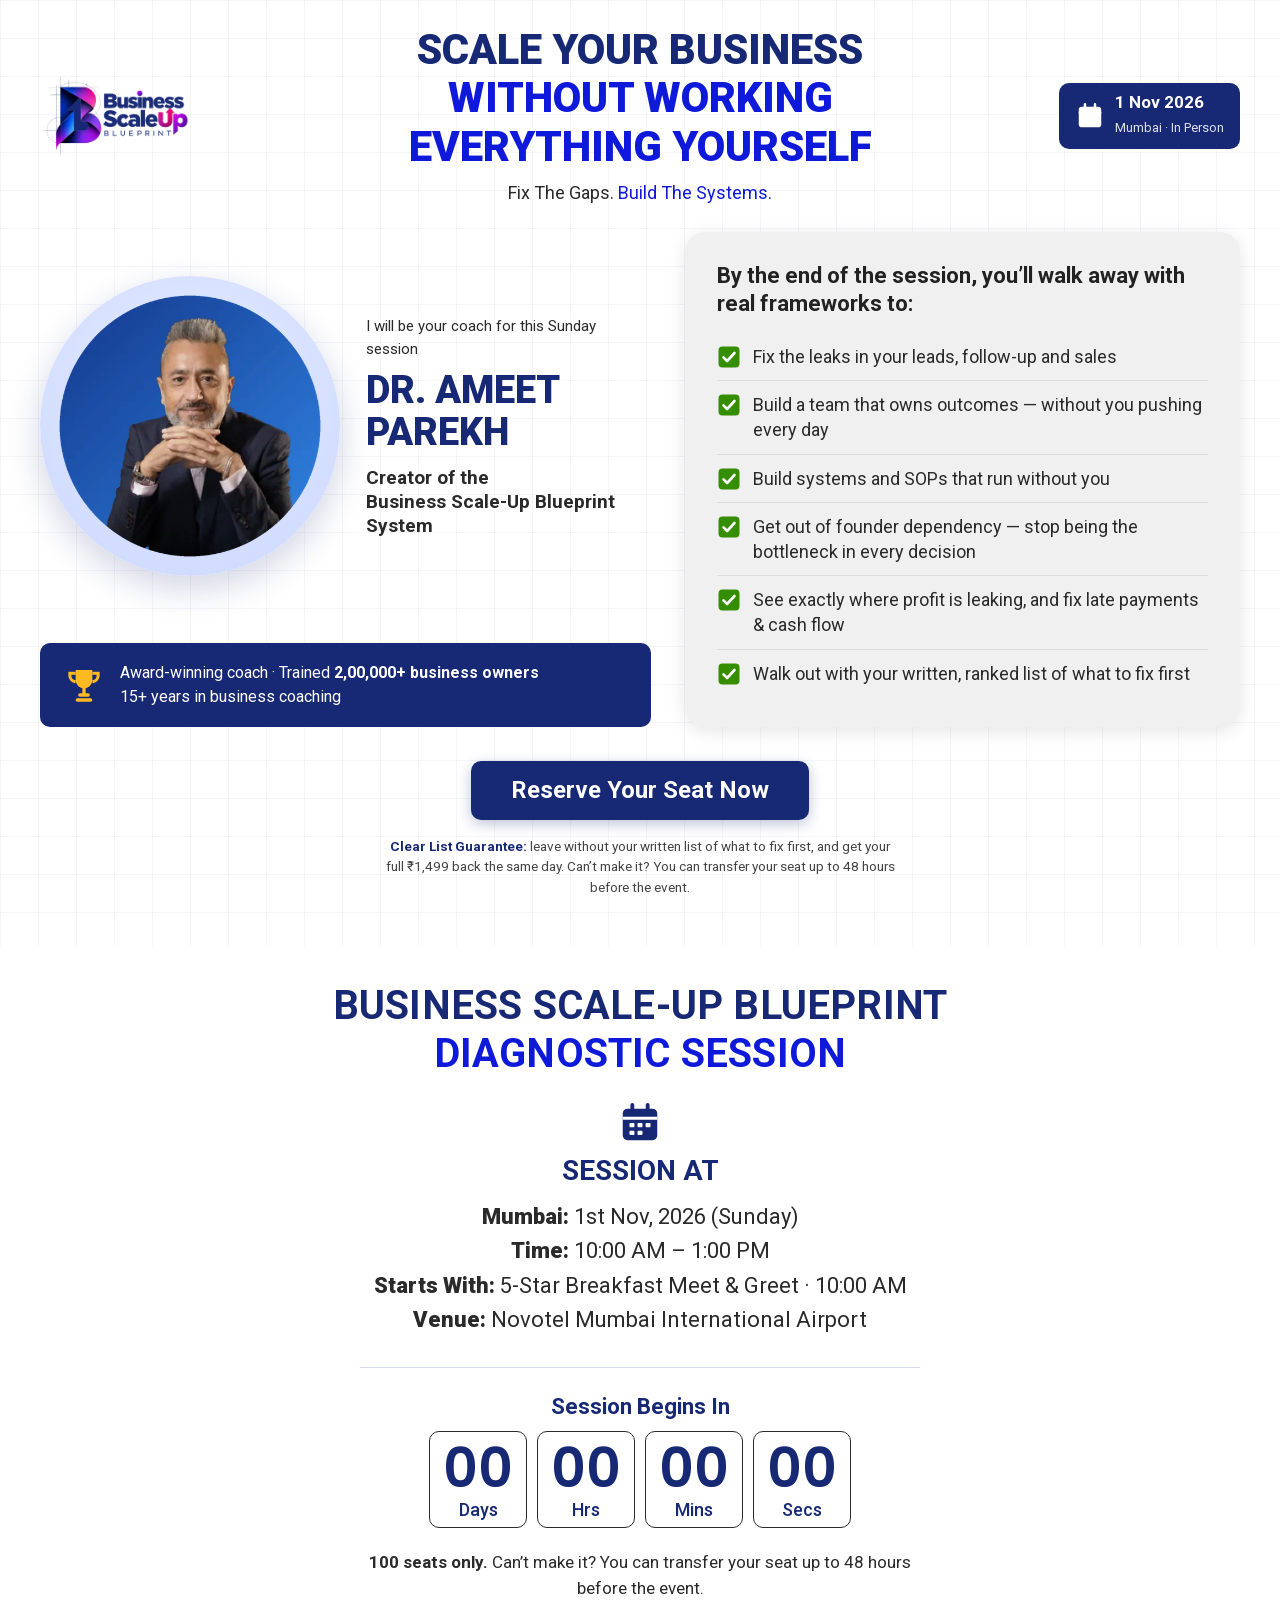
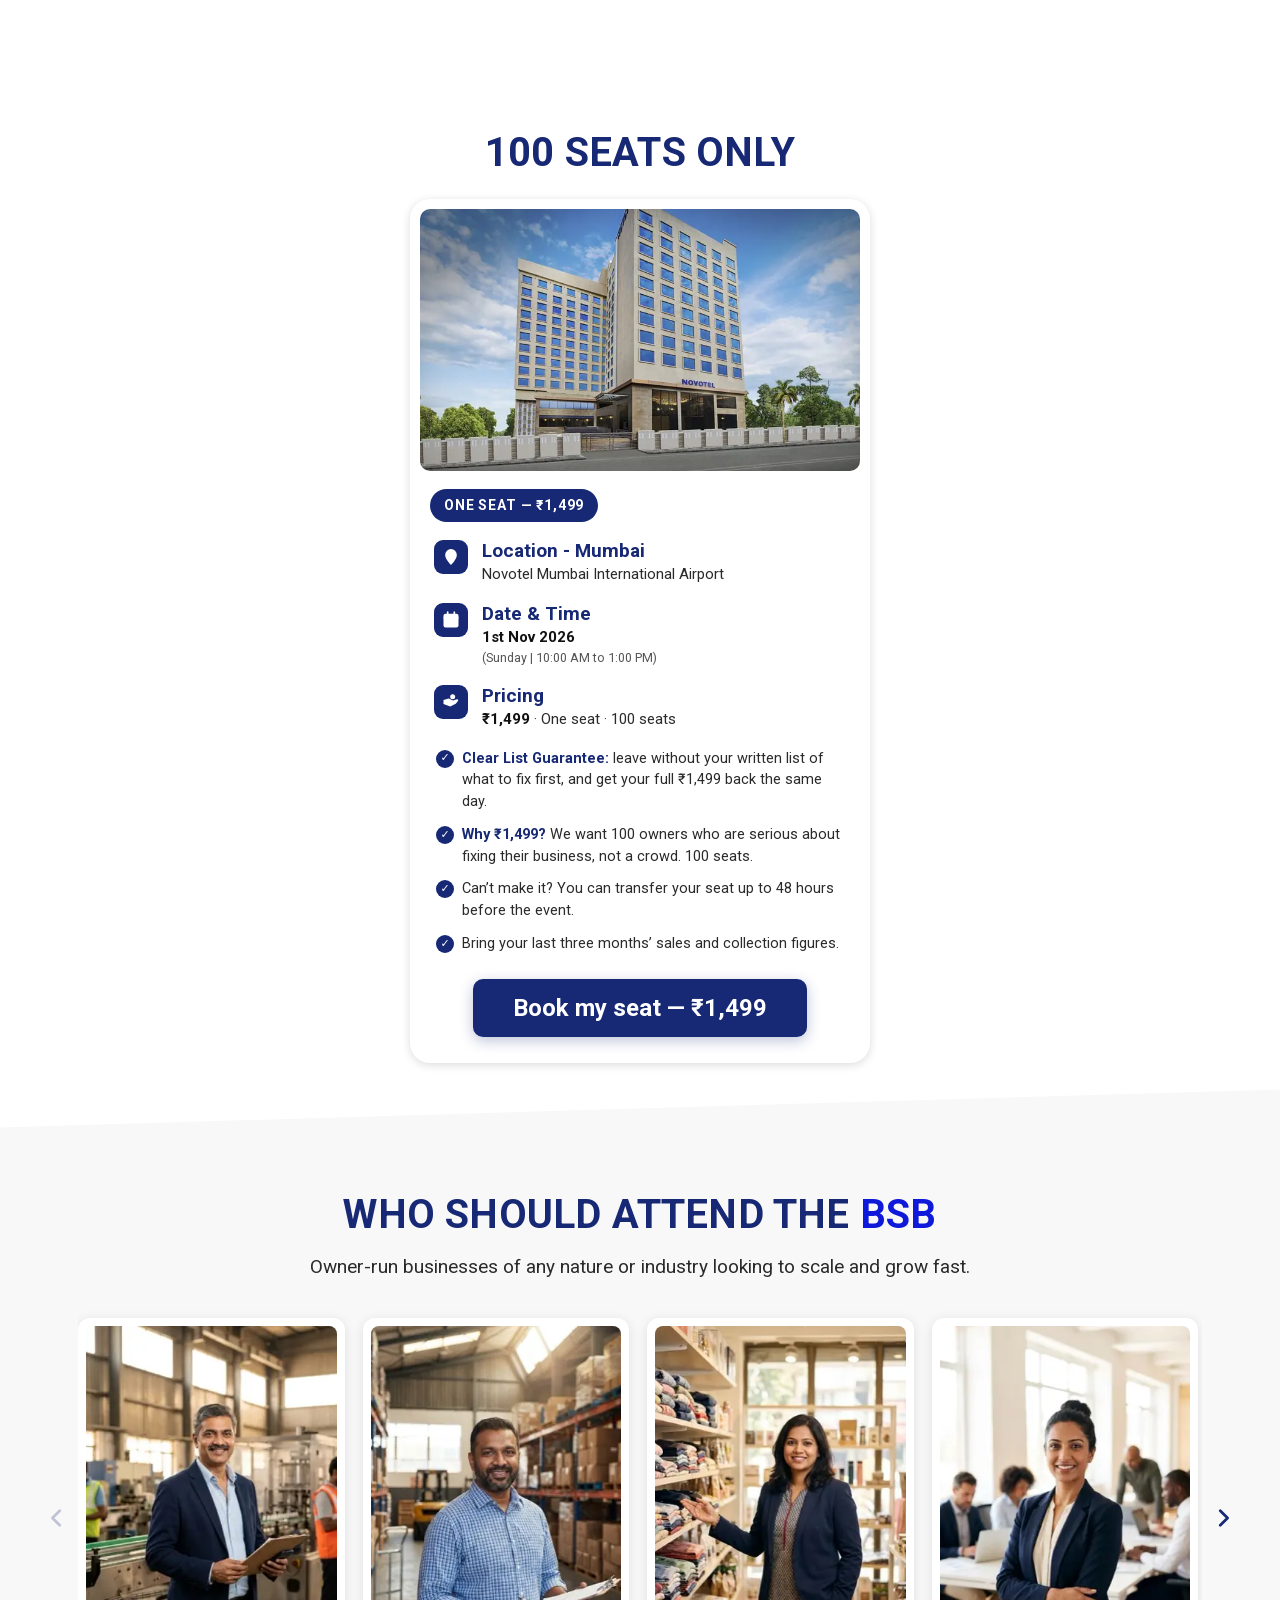
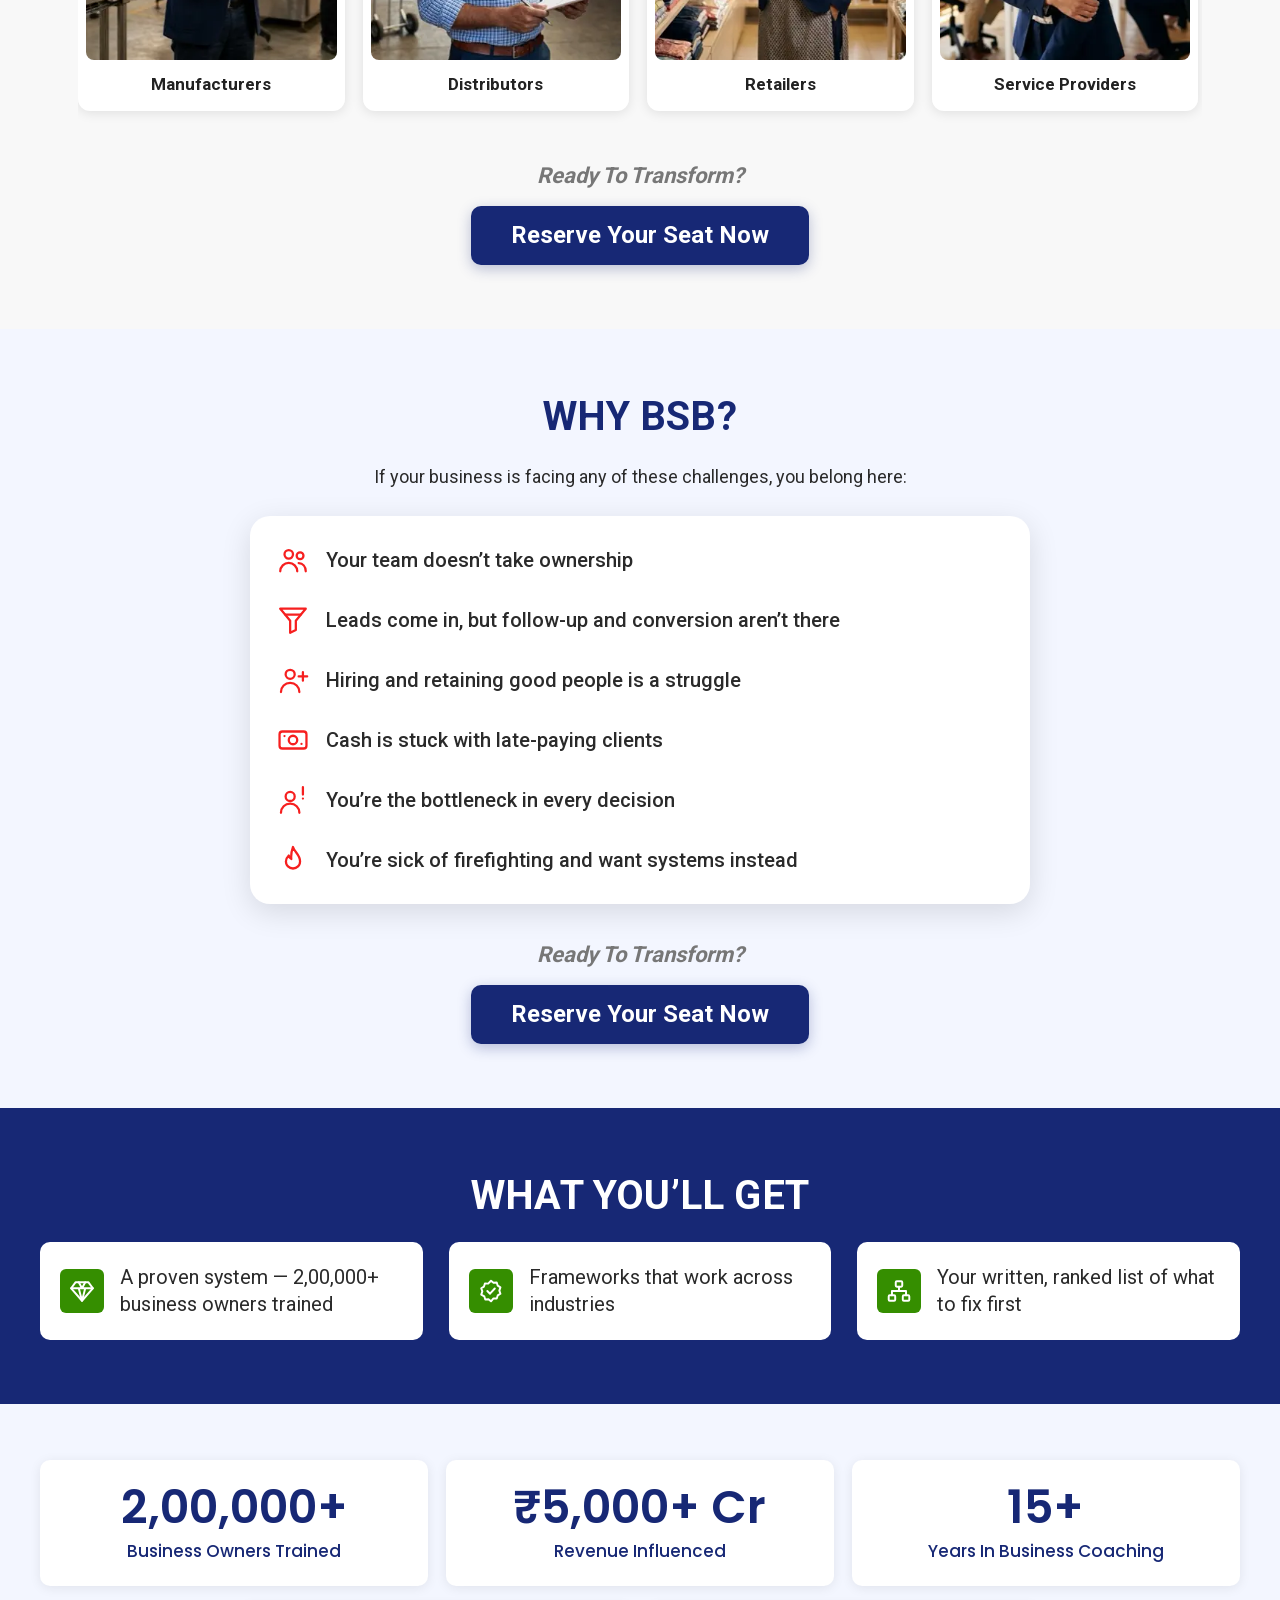
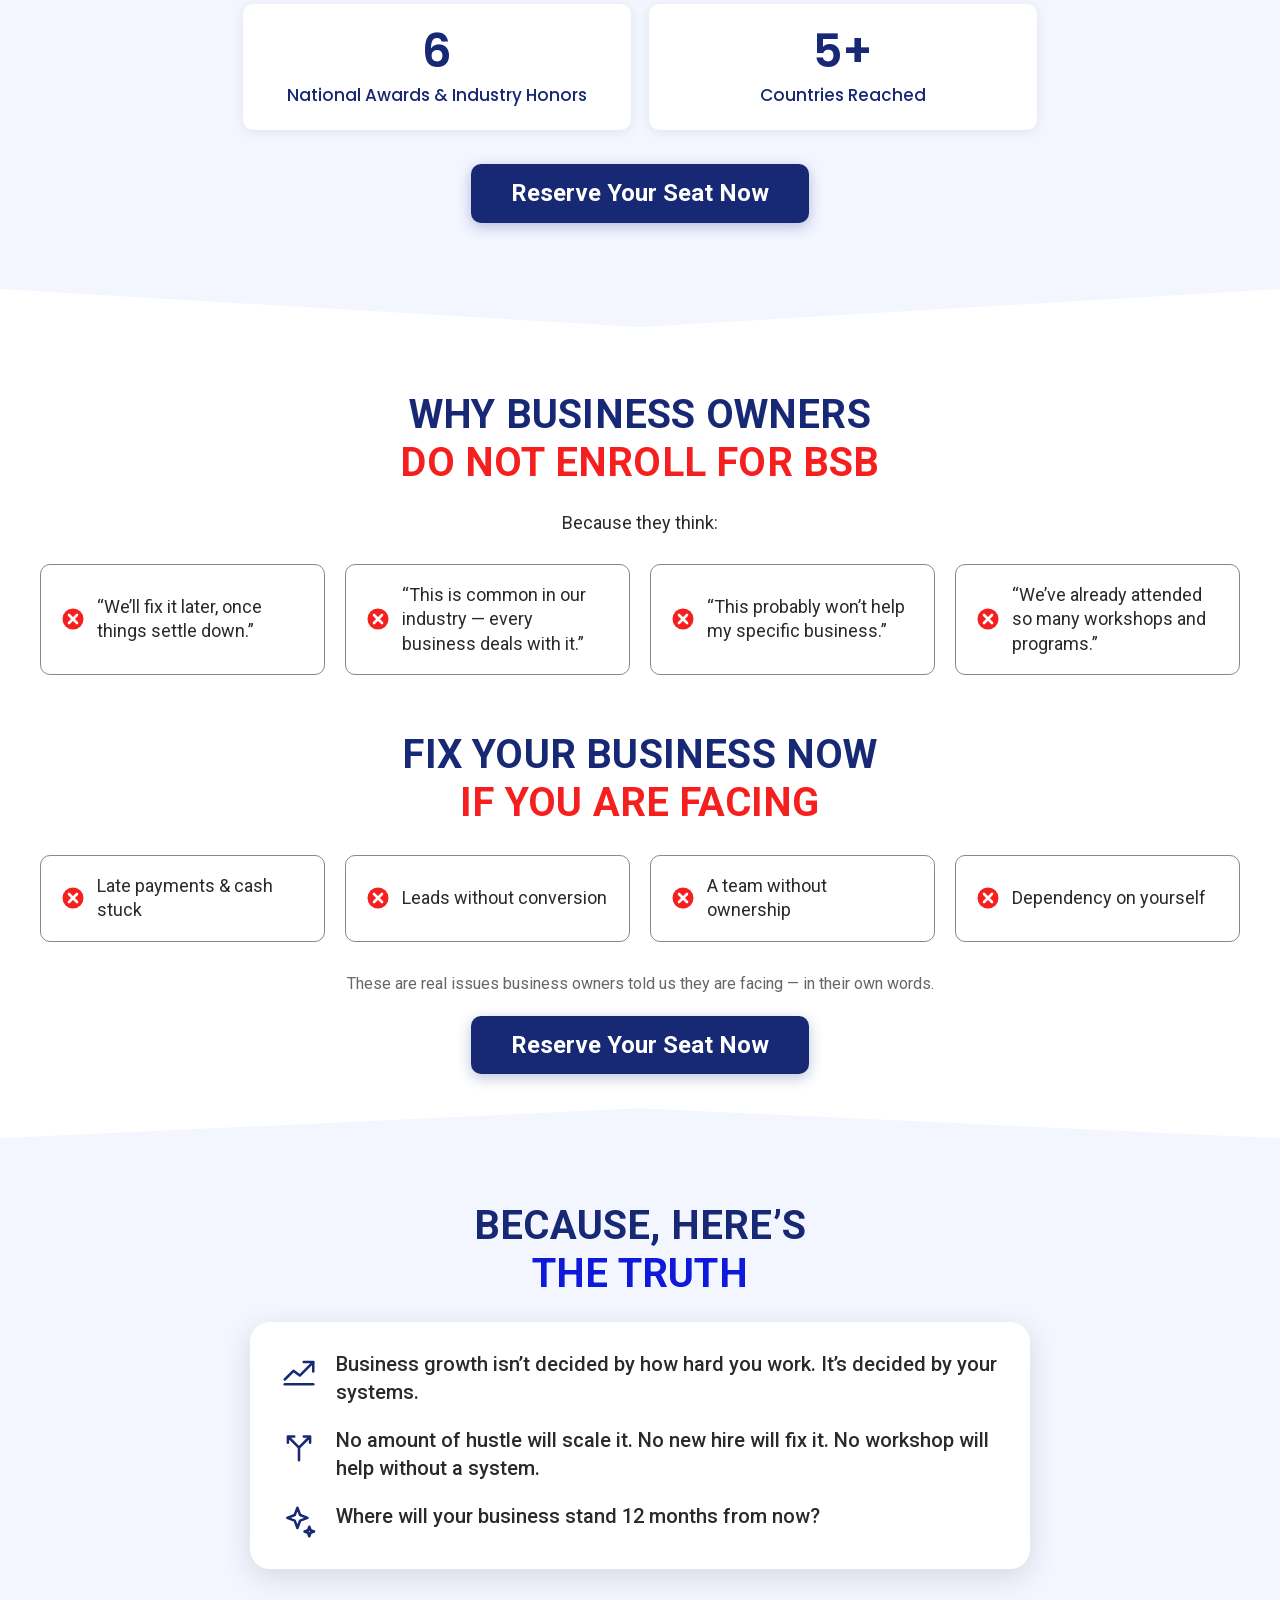
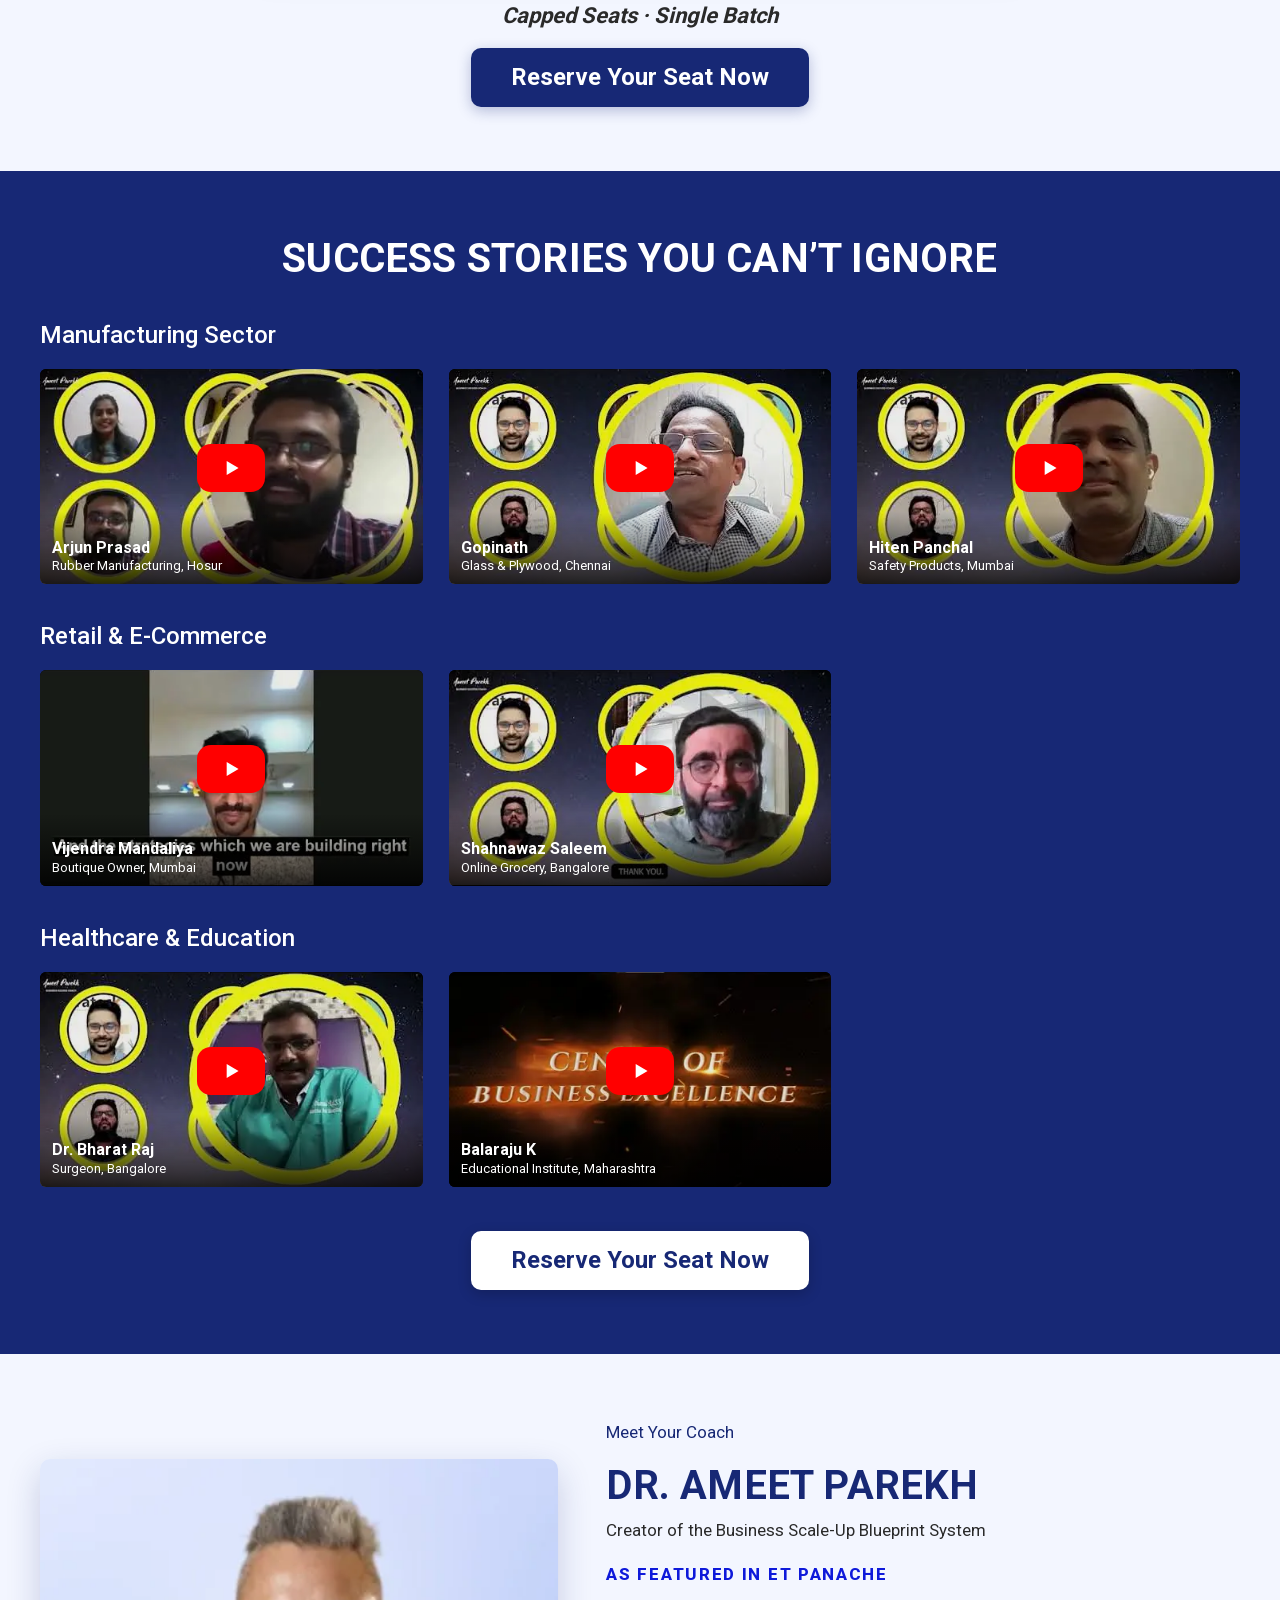
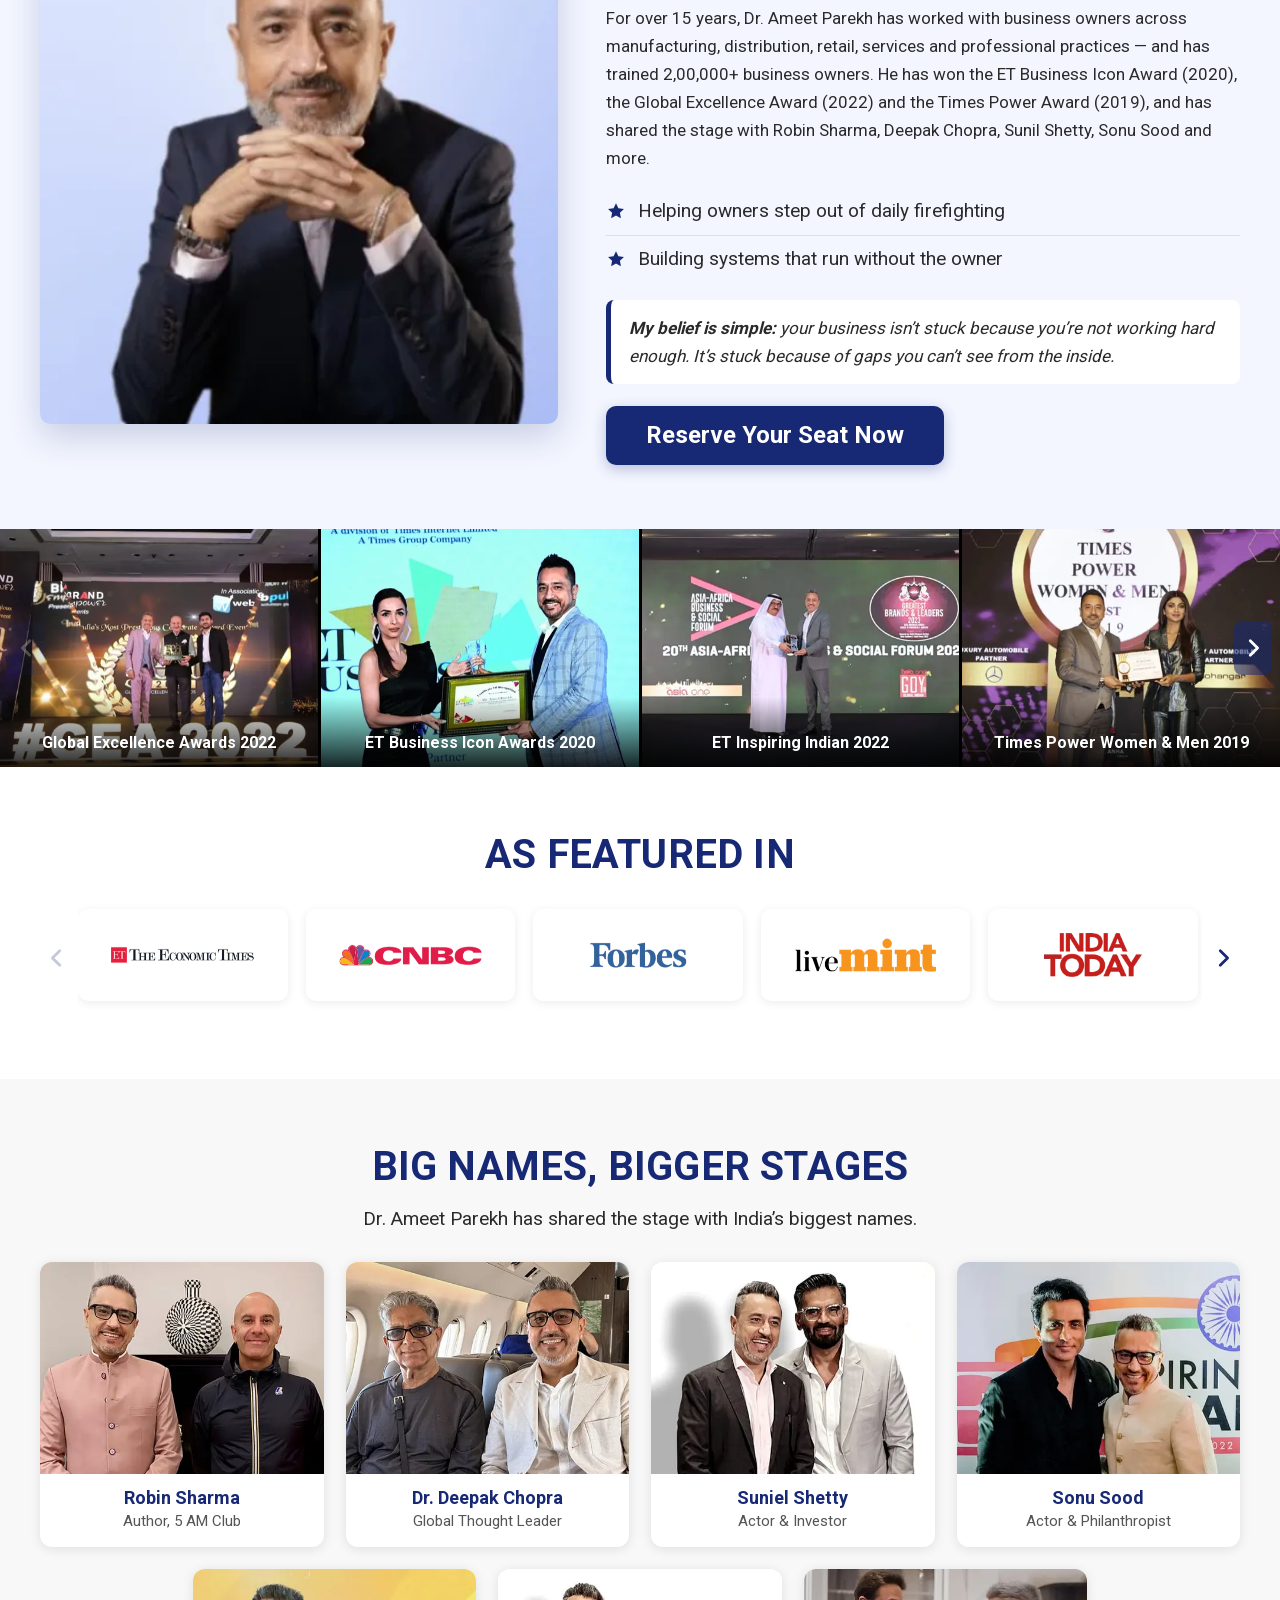
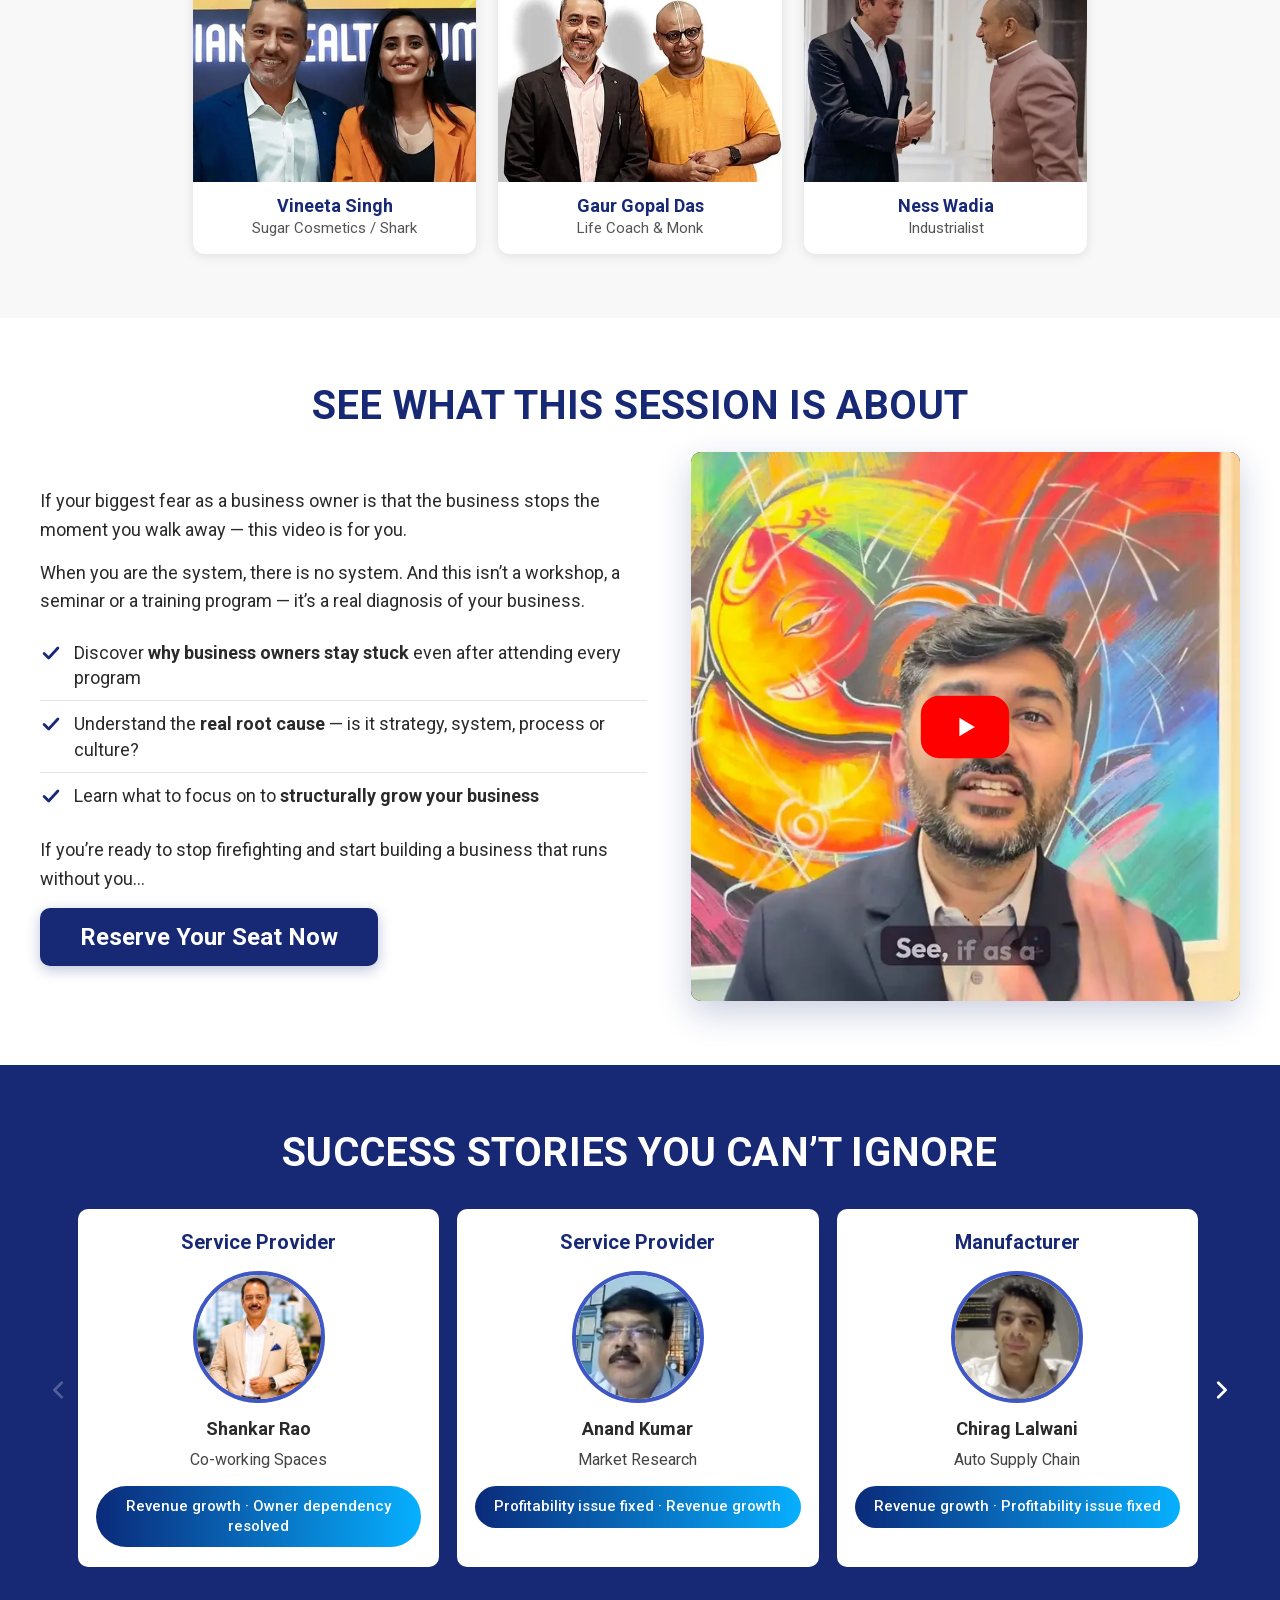
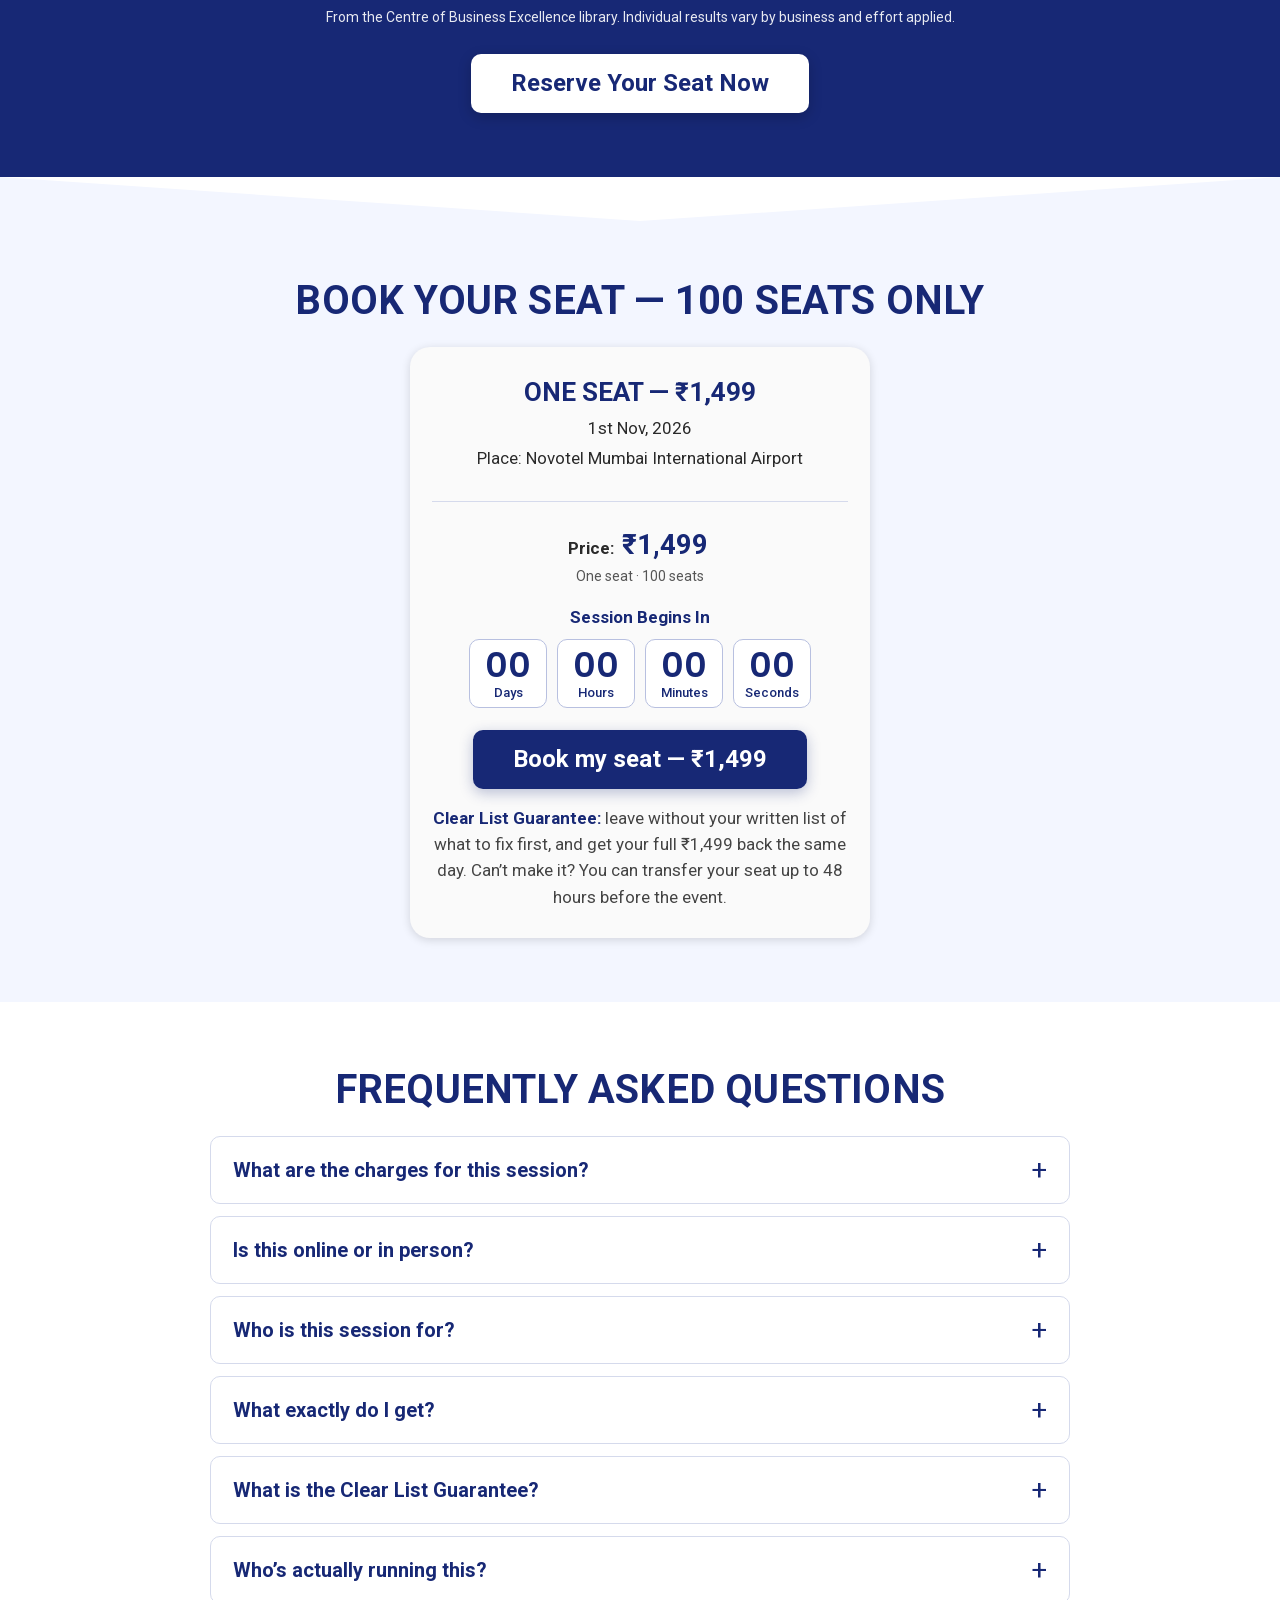
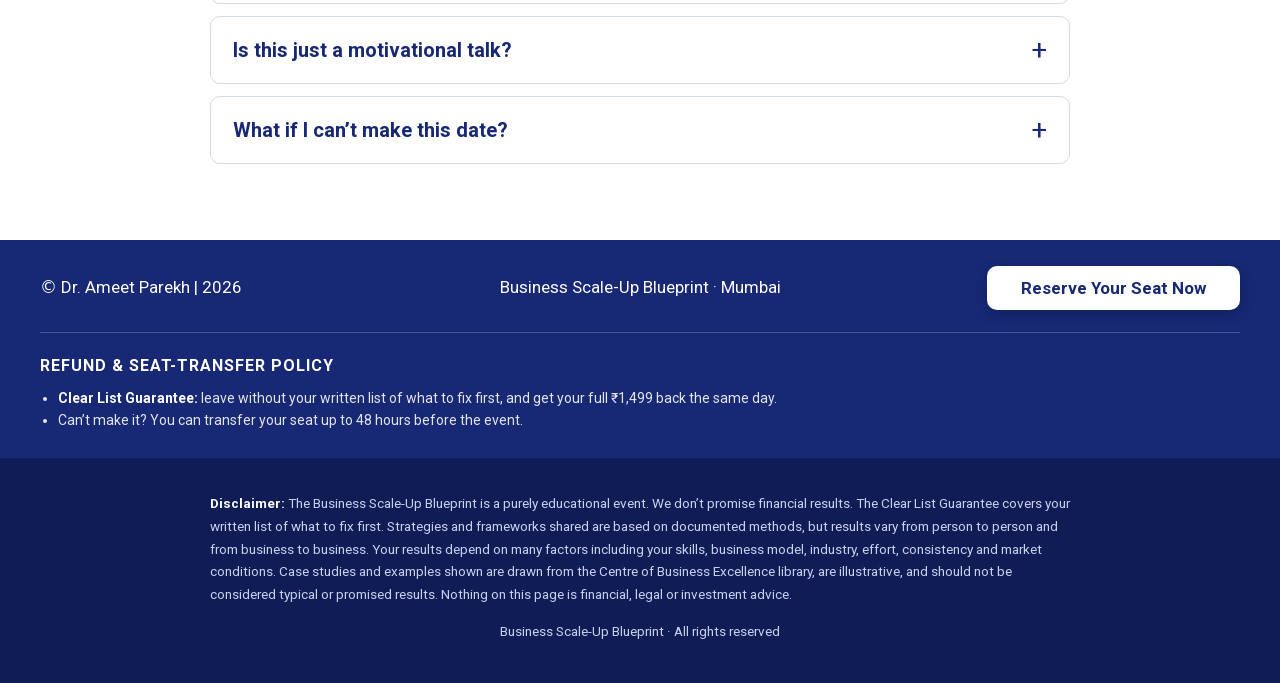
<file: bsb-2026/index.html>
<!doctype html>
<html lang="en">
<head>
<meta charset="utf-8">
<meta name="viewport" content="width=device-width, initial-scale=1, viewport-fit=cover">
<title>Business Scale-Up Blueprint — Mumbai, 1 Nov 2026</title>
<meta name="description" content="An in-person Diagnostic Session in Mumbai on Sunday, 1 Nov 2026 with Dr. Ameet Parekh — find out what to fix first in your business and leave with your written list.">
<link rel="icon" href="assets/favicon-64.png" type="image/png">
<link rel="apple-touch-icon" href="assets/apple-touch-icon.png">
<link rel="preload" href="fonts/roboto-var.woff2" as="font" type="font/woff2" crossorigin><link rel="preload" href="assets/coach-circle.webp" as="image" type="image/webp" fetchpriority="high"><link rel="modulepreload" href="js/main.js?v=20c284cb"><link rel="modulepreload" href="../script/config.js?v=5"><style>@font-face{font-family:Roboto;font-style:normal;font-weight:400 900;font-display:swap;src:url(fonts/roboto-var.woff2) format("woff2")}@font-face{font-family:Poppins;font-style:normal;font-weight:500;font-display:swap;src:url(fonts/poppins-500.woff2) format("woff2")}@font-face{font-family:Poppins;font-style:normal;font-weight:600;font-display:swap;src:url(fonts/poppins-600.woff2) format("woff2")}@font-face{font-family:Poppins;font-style:normal;font-weight:700;font-display:swap;src:url(fonts/poppins-700.woff2) format("woff2")}:root{--navy:#172875;--blue:#0E19DA;--red:#F61F1F;--green:#358E00;--sky:#06B0FF;--text:#2A2A2A;--tint:#F3F6FF;--grey:#F8F8F8;--line:#DDD;--gold:#FDBA21;--shadow:0 2px 10px rgba(0,0,0,.14);--radius:10px;--radius-lg:20px}*,*:before,*:after{box-sizing:border-box}html{scroll-behavior:smooth;-webkit-text-size-adjust:100%;text-size-adjust:100%}body{margin:0;font-family:Roboto,system-ui,-apple-system,Segoe UI,Arial,sans-serif;color:var(--text);background:#fff;font-size:18px;line-height:1.5;-webkit-font-smoothing:antialiased}img{max-width:100%;height:auto;display:block}h1,h2,h3,h4,p,figure{margin:0}a{color:inherit}button{font-family:inherit}.wrap{width:min(1200px,100% - 40px);margin-inline:auto}.wrap.narrow{width:min(860px,100% - 40px)}.center{text-align:center}.blue,.blue-d{color:var(--blue)}.red{color:var(--red)}.white{color:#fff!important}.ic{width:24px;height:24px;flex:none;display:inline-block}.h2{font-size:40px;line-height:1.2;font-weight:700;color:var(--navy);text-transform:uppercase;letter-spacing:.2px;margin-bottom:22px}.h2.left{text-align:left;margin-bottom:6px}.lead-p{max-width:760px;margin:-8px auto 28px;font-size:19px}.cta-label{font-size:22px;font-weight:700;font-style:italic;color:#777;margin:34px 0 14px}.italic{font-style:italic;font-weight:700;font-size:22px;margin:30px 0 16px}.note-line{font-size:16px;color:#666;margin:30px auto 20px;max-width:640px}.foot-note{font-size:14px;text-align:center;margin:26px auto;max-width:640px;opacity:.9}.btn{display:inline-block;background:var(--navy);color:#fff;text-decoration:none;font-weight:700;font-size:24px;line-height:1.2;padding:15px 40px;border-radius:var(--radius);border:0;cursor:pointer;transition:transform .15s,box-shadow .15s,background .15s;box-shadow:0 4px 14px #17287547}@media(hover:hover){.btn:hover{background:#101d58;transform:translateY(-2px)}}.btn:focus-visible{outline:3px solid var(--sky);outline-offset:3px}.btn-sm{font-size:17px;padding:12px 34px}.btn-white{background:#fff;color:var(--navy);box-shadow:0 4px 14px #0003}.btn-white:hover{background:#eef2ff}.btn-block{display:block;width:100%;font-size:20px;margin-top:6px}.sec{padding:64px 0;position:relative}.tint-blue{background:var(--tint)}.tint-grey{background:var(--grey)}.navy{background:var(--navy);color:#fff}.slant{clip-path:polygon(0 38px,100% 0,100% 100%,0 100%);margin-top:-38px;padding-top:102px}.slant-top{clip-path:polygon(0 0,50% 44px,100% 0,100% 100%,0 100%);padding-top:100px}.slant-v{clip-path:polygon(0 0,100% 0,100% calc(100% - 38px),50% 100%,0 calc(100% - 38px));padding-bottom:104px}.slant-v2{clip-path:polygon(0 30px,50% 0,100% 30px,100% 100%,0 100%);margin-top:-30px;padding-top:94px}.hero{background:#fff;background-image:linear-gradient(rgba(23,40,117,.045) 1px,transparent 1px),linear-gradient(90deg,rgba(23,40,117,.045) 1px,transparent 1px);background-size:38px 38px;padding:26px 0 48px}.hero-top{display:grid;grid-template-columns:200px 1fr 200px;gap:24px;align-items:center;margin-bottom:26px}.hero-logo{width:150px;height:auto}.hero-title{text-align:center}.hero h1 .blue{display:block;text-wrap:balance}.hero h1{font-size:42px;line-height:1.15;font-weight:900;color:var(--navy);text-transform:uppercase}.hero-sub{font-size:18px;margin-top:8px}.hero-tag{justify-self:end;display:flex;align-items:center;gap:10px;background:var(--navy);color:#fff;border-radius:var(--radius);padding:10px 16px}.hero-tag .ic{width:30px;height:30px;color:#fff}.hero-tag strong{display:block;font-size:17px;line-height:1.1}.hero-tag small{font-size:13px;opacity:.85}.hero-main{display:grid;grid-template-columns:1.1fr 1fr;gap:34px;align-items:stretch;margin-bottom:34px}.coach-panel{display:flex;flex-direction:column;justify-content:space-between;gap:22px}.coach-row{display:flex;align-items:center;gap:26px;flex:1}.coach-circle{flex:none;width:300px;border-radius:50%;background:radial-gradient(circle at 50% 40%,#e8eeff,#c9d6ff);padding:8px;box-shadow:0 12px 34px #17287533}.coach-circle img{border-radius:50%;width:100%;height:auto}.small{font-size:15px}.coach-name{font-size:38px;line-height:1.1;font-weight:900;color:var(--navy);text-transform:uppercase;margin:10px 0 12px}.coach-role{font-size:19px;font-weight:700;line-height:1.25}.navy-strip{display:flex;align-items:center;gap:16px;background:var(--navy);color:#fff;border-radius:var(--radius);padding:18px 24px}.navy-strip p{font-size:16px;line-height:1.5}.ic-gold{color:var(--gold);width:40px;height:40px}.frameworks{background:#f0f0f0;border-radius:var(--radius-lg);padding:30px 32px;box-shadow:0 4px 18px #0000001a}.frameworks h3{font-size:22px;line-height:1.3;font-weight:700;color:#222;margin-bottom:14px}.tick-list{list-style:none;margin:0;padding:0}.tick-list li{display:flex;align-items:flex-start;gap:12px;padding:11px 0;border-bottom:1px solid #DCDCDC;font-size:18px;line-height:1.4}.tick-list li:last-child{border-bottom:0}.ic-green{color:var(--green);margin-top:1px}.session{background:#fff;padding-top:36px}.big-ic{width:46px;height:46px;margin:6px auto 4px;display:block}.ic-navy{color:var(--navy)}.session-at{font-size:28px;font-weight:700;color:var(--navy);text-transform:uppercase;margin-bottom:8px}.session-line{font-size:22px;line-height:1.55}.session-line strong{font-weight:900}.thin{width:min(560px,100%);border:0;border-top:1px solid #D5DAEC;margin:30px auto 22px}.small-h{font-size:22px;text-transform:none}.countdown{display:flex;justify-content:center;gap:10px;flex-wrap:wrap}.countdown>div{min-width:98px;border:1px solid #2A2A2A;border-radius:var(--radius);padding:8px 10px 4px;text-align:center}.countdown b{display:block;font-family:Poppins,sans-serif;font-weight:600;font-size:54px;line-height:1.05;color:var(--navy)}.countdown span{display:block;font-size:18px;font-weight:500;color:var(--navy)}.countdown.mini>div{min-width:78px;border-color:#b8c0e0;background:#fff}.countdown.mini b{font-size:34px}.countdown.mini span{font-size:13px}.pass-cards{display:grid;grid-template-columns:repeat(2,minmax(0,400px));gap:30px;justify-content:center;margin-top:10px}.pcard{background:#fff;border-radius:var(--radius-lg);box-shadow:var(--shadow);padding:10px 10px 26px;display:flex;flex-direction:column;gap:18px;text-align:left}.pcard-img{width:100%;aspect-ratio:16/9.5;object-fit:cover;border-radius:var(--radius)}.pcard-badge{align-self:flex-start;margin:0 10px;background:var(--navy);color:#fff;font-weight:700;font-size:14px;text-transform:uppercase;letter-spacing:.06em;padding:6px 14px;border-radius:999px}.pcard-badge.alt{background:var(--blue)}.prow{display:flex;gap:14px;align-items:flex-start;padding:0 14px}.ic-navy-sq{width:34px;height:34px;padding:7px;background:var(--navy);color:#fff;border-radius:9px}.prow h3{font-size:19px;font-weight:700;color:var(--navy);line-height:1.2}.prow p{font-size:15px;line-height:1.35;margin-top:2px}.prow p b{font-weight:700;color:#111}.prow s{color:#6b6b6b;font-size:14px}.tiny{font-size:12.5px!important;color:#555}.pcard .btn{align-self:center;margin-top:6px}.carousel{--gap:18px;position:relative;padding:0 38px}.carousel.full{padding:0}.car-track{display:flex;gap:var(--gap);overflow-x:auto;scroll-snap-type:x mandatory;scrollbar-width:none;-ms-overflow-style:none;scroll-behavior:smooth;padding:8px 2px 14px}.car-track::-webkit-scrollbar{display:none}.car-track{overscroll-behavior-x:contain}.car-track>*{flex:0 0 calc((100% - var(--gap)*(var(--per) - 1))/var(--per));scroll-snap-align:start}.car-btn{position:absolute;top:50%;transform:translateY(-50%);width:34px;height:44px;display:grid;place-items:center;background:none;border:0;color:var(--navy);cursor:pointer;z-index:2;padding:0}.car-btn.prev{left:0}.car-btn.next{right:0}.car-btn .ic{width:22px;height:22px}.car-btn:disabled{opacity:.25;cursor:default}.car-btn.light{color:#fff;background:#1728758c;border-radius:8px;width:38px;height:54px}.car-btn.light:hover{background:#172875d9}.carousel.full .car-btn.prev{left:8px}.carousel.full .car-btn.next{right:8px}.carousel.cases .car-btn.light{background:transparent;color:#fff}.icard{background:#fff;border-radius:12px;box-shadow:0 2px 12px #0000001a;padding:8px 8px 14px;text-align:center}.icard img{width:100%;aspect-ratio:3/4;object-fit:cover;object-position:center 12%;border-radius:8px}.icard figcaption{margin-top:12px;font-weight:700;font-size:17px;color:#222}.why-card{background:#fff;border-radius:var(--radius-lg);box-shadow:0 8px 30px #0000001f;max-width:780px;margin:26px auto 0;padding:14px 26px}.why-row{display:flex;align-items:center;gap:16px;padding:13px 0;font-size:20px;font-weight:500}.ic-red{color:var(--red)}.why-row .ic{width:34px;height:34px}.get-cards{display:grid;grid-template-columns:repeat(3,1fr);gap:26px;margin-top:14px}.get-card{background:#fff;color:var(--text);border-radius:var(--radius);display:flex;align-items:center;gap:16px;padding:22px 20px;font-size:20px;line-height:1.35}.gsq{flex:none;width:44px;height:44px;background:var(--green);color:#fff;display:grid;place-items:center;border-radius:6px}.gsq .ic{width:26px;height:26px}.stats-sec{padding-top:56px}.stats{display:flex;flex-wrap:wrap;justify-content:center;gap:18px}.stat{flex:0 1 calc((100% - 36px)/3);min-width:250px;background:#fff;border-radius:var(--radius);box-shadow:0 2px 12px #00000014;text-align:center;padding:22px 18px}.stat b{display:block;font-family:Poppins,sans-serif;font-weight:600;font-size:46px;line-height:1.1;color:var(--navy)}.stat span{display:block;font-family:Poppins,sans-serif;font-weight:500;font-size:17px;color:var(--navy);margin-top:6px}.obj-grid{display:grid;grid-template-columns:repeat(3,1fr);gap:20px;margin-top:28px}.obj-grid.four{grid-template-columns:repeat(4,1fr)}.obj{display:flex;align-items:center;gap:12px;border:1px solid #888;border-radius:var(--radius);padding:18px 20px;font-size:18px;background:#fff;line-height:1.35}.obj .ic{width:24px;height:24px}.truth-card{background:#fff;border-radius:var(--radius-lg);box-shadow:0 8px 30px #0000001f;max-width:780px;margin:24px auto 0;padding:28px 30px;display:grid;gap:20px}.truth-row{display:flex;gap:18px;align-items:flex-start;font-size:20px;font-weight:500;line-height:1.4}.ic-navy-line{color:var(--navy);width:38px;height:38px;margin-top:1px}.sector{font-size:24px;font-weight:500;color:#fff;margin:34px 0 16px}.vid-row{display:grid;grid-template-columns:repeat(3,1fr);gap:26px}.vid{position:relative;display:block;padding:0;border:0;background:#000;cursor:pointer;border-radius:6px;overflow:hidden;aspect-ratio:16/9;width:100%}.vid img{width:100%;height:100%;object-fit:cover;opacity:.92;transition:transform .3s,opacity .2s}.vid:hover img{transform:scale(1.04);opacity:1}.play{position:absolute;left:50%;top:46%;transform:translate(-50%,-50%);width:68px;height:48px;background:red;border-radius:14px;display:grid;place-items:center;color:#fff}.play .ic{width:26px;height:26px}.vcap{position:absolute;left:0;right:0;bottom:0;padding:26px 12px 9px;background:linear-gradient(transparent,#000000d1);color:#fff;text-align:left;font-size:13px;line-height:1.3}.vcap b{display:block;font-size:16px}.coach-split{display:grid;grid-template-columns:.9fr 1.1fr;gap:48px;align-items:center}.coach-big{width:100%;height:auto;border-radius:var(--radius);box-shadow:0 12px 34px #17287533}.eyebrow{font-size:17px;color:var(--navy);margin-bottom:6px}.role{font-size:18px;margin-bottom:18px}.coach-text>p{font-size:17px;line-height:1.65;margin-bottom:16px}.star-list{list-style:none;margin:0 0 18px;padding:0}.star-list li{display:flex;align-items:center;gap:12px;padding:9px 0;border-bottom:1px solid #D9DFF2;font-size:19px}.star-list li:last-child{border-bottom:0}.star-list .ic{color:var(--navy);width:20px;height:20px}.belief{background:#fff;border-left:5px solid var(--navy);border-radius:8px;padding:14px 18px;margin:6px 0 22px!important;font-size:17px;font-style:italic}.strip{background:#000}.acard{position:relative;aspect-ratio:4/3}.acard img{width:100%;height:100%;object-fit:cover}.acard figcaption{position:absolute;left:0;right:0;bottom:0;padding:34px 14px 12px;background:linear-gradient(transparent,#000000d9);color:#fff;font-weight:700;font-size:16px;text-align:center}.strip .car-track{padding:0}.logos{margin-top:8px}.logo-card{display:flex;align-items:center;justify-content:center;height:92px;padding:10px 14px;background:#fff;border-radius:10px;box-shadow:0 2px 10px #00000014}.logo-card img{max-height:44px;width:auto;max-width:100%;object-fit:contain}.names-grid{display:flex;flex-wrap:wrap;justify-content:center;gap:22px;margin-top:10px}.names-grid .ncard{flex:0 0 calc((100% - 66px)/4)}.ncard{background:#fff;border-radius:12px;box-shadow:0 2px 12px #0000001a;overflow:hidden;text-align:center}.ncard img{width:100%;aspect-ratio:4/3;object-fit:cover}.ncard figcaption{padding:12px 10px 16px;font-size:15px;color:#555;line-height:1.35}.ncard figcaption b{display:block;font-size:18px;color:var(--navy)}.vsl-split{display:grid;grid-template-columns:1.05fr .95fr;gap:44px;align-items:center}.vsl-text p{font-size:18px;line-height:1.6;margin-bottom:14px}.check-list{list-style:none;margin:6px 0 18px;padding:0}.check-list li{display:flex;gap:12px;align-items:flex-start;padding:10px 0;border-bottom:1px solid #E3E3E3;font-size:18px;line-height:1.4}.check-list li:last-child{border-bottom:0}.check-list .ic{color:var(--navy);width:22px;height:22px;margin-top:2px}.vsl-box video{width:100%;height:auto;aspect-ratio:1/1;object-fit:cover;background:#000;border-radius:var(--radius);box-shadow:0 12px 34px #17287538}.scard{background:#fff;color:var(--text);border-radius:var(--radius);padding:18px 18px 20px;text-align:center;display:flex;flex-direction:column;align-items:center;gap:6px}.scat{font-size:20px;font-weight:700;color:var(--navy)}.scard img{width:132px;height:132px;border-radius:50%;object-fit:cover;border:4px solid #3F57C4;margin:8px 0 6px}.scard h3{font-size:18px;font-weight:700}.scard p{font-size:16px;color:#444}.pill{margin-top:8px;width:100%;background:linear-gradient(90deg,#0b2a7a,#06b0ff);color:#fff;font-weight:500;font-size:15px;line-height:1.3;padding:11px 12px;border-radius:999px}.cases .car-track{padding-top:10px}.price-blocks{display:grid;grid-template-columns:repeat(2,minmax(0,420px));gap:30px;justify-content:center;margin-top:12px}.pblock{background:#fafafa;border-radius:var(--radius-lg);box-shadow:var(--shadow);text-align:center;padding:26px 22px 28px}.pblock h3{font-size:26px;font-weight:700;color:var(--navy);text-transform:uppercase}.pdate{font-size:22px;margin:4px 0}.pblock p{font-size:17px}.pprice{margin-top:4px}.pprice strong{font-size:28px;color:var(--navy);margin:0 4px}.pprice s{color:#6b6b6b}.pprice small{display:block;font-size:14px;color:#555}.cd-label{font-weight:700;color:var(--navy);margin:18px 0 8px}.pblock .countdown{margin-bottom:22px}.faq details{background:#fff;border:1px solid #D5DAEC;border-radius:var(--radius);margin-bottom:12px;overflow:hidden}.faq summary{cursor:pointer;list-style:none;padding:18px 54px 18px 22px;font-size:20px;font-weight:700;color:var(--navy);position:relative}.faq summary::-webkit-details-marker{display:none}.faq summary:after{content:"+";position:absolute;right:22px;top:50%;transform:translateY(-50%);font-size:28px;font-weight:400;line-height:1}.faq details[open] summary:after{content:"\2013"}.faq details[open] summary{background:var(--tint)}.faq details p{padding:6px 22px 20px;font-size:18px;line-height:1.6}footer{background:var(--navy);color:#fff;padding:26px 0}.foot-row{display:grid;grid-template-columns:1fr auto 1fr;align-items:center;gap:20px}.foot-row p{font-size:17px}.foot-mid{text-align:center}.foot-row .btn{justify-self:end}.disclaimer{background:#0f1c55;color:#c9d1f0;padding:34px 0 40px;font-size:13.5px;line-height:1.7}.disclaimer p+p{margin-top:14px}.disclaimer b{color:#fff}.modal{position:fixed;inset:0;z-index:1000;background:#0a102dad;display:grid;place-items:center;padding:16px;overflow-y:auto}.modal[hidden]{display:none}.dialog{position:relative;background:#fff;border-radius:16px;width:min(560px,100%);padding:30px 30px 28px;margin:auto;box-shadow:0 24px 70px #0006}.m-close{position:absolute;right:12px;top:8px;width:40px;height:40px;border:0;background:none;font-size:34px;line-height:1;color:#555;cursor:pointer}.m-close.light{color:#fff;right:-4px;top:-46px}.dialog h3{font-size:25px;line-height:1.25;color:var(--navy);font-weight:700;margin-right:30px}.lead-pass{margin-top:8px;font-weight:700;color:var(--blue);font-size:15px}.lead-pass:empty{display:none}.lead-only{margin:14px 0 18px;font-size:16px;line-height:1.5;background:var(--tint);border-radius:10px;padding:12px 14px}#lead-form{display:grid;gap:14px}#lead-form label{display:grid;gap:6px;font-size:15px;font-weight:500;color:#222}#lead-form input,#lead-form select{width:100%;border:1.5px solid #C8CFE6;border-radius:8px;padding:12px 13px;font:inherit;font-size:16px;background:#fff;color:var(--text)}#lead-form input:focus,#lead-form select:focus{outline:0;border-color:var(--navy);box-shadow:0 0 0 3px #17287526}.form-err{color:#c00;font-size:15px;font-weight:500}.yt-dialog{position:relative;width:min(960px,100%)}.yt-frame{position:relative;aspect-ratio:16/9;background:#000;border-radius:8px;overflow:hidden}.yt-frame iframe{position:absolute;inset:0;width:100%;height:100%;border:0}body.no-scroll{overflow:hidden}@media(max-width:1000px){.h2{font-size:32px}.hero-top{grid-template-columns:1fr;text-align:center;gap:14px}.hero-logo{margin-inline:auto;width:130px}.hero-tag{justify-self:center}.hero h1{font-size:34px}.hero-main{grid-template-columns:1fr}.coach-row{justify-content:center}.get-cards{grid-template-columns:1fr}.obj-grid.four{grid-template-columns:repeat(2,1fr)}.obj-grid{grid-template-columns:1fr}.coach-split,.vsl-split{grid-template-columns:1fr;gap:28px}.coach-big{max-width:460px;margin-inline:auto}.names-grid .ncard{flex-basis:calc((100% - 22px)/2)}.carousel{--per:var(--per-md) !important}.car-track>*{flex-basis:calc((100% - var(--gap)*(var(--per-md) - 1))/var(--per-md))}}@media(max-width:700px){body{font-size:16px}.wrap{width:calc(100% - 32px)}.sec{padding:46px 0}.slant{padding-top:84px}.h2{font-size:26px}.btn{font-size:18px;padding:14px 26px}.btn-sm{font-size:16px}.hero{padding:18px 0 34px}.hero h1{font-size:27px}.hero-sub{font-size:16px}.coach-row{flex-direction:column;text-align:center;gap:14px}.coach-circle{width:230px}.coach-name{font-size:30px}.frameworks{padding:22px 18px}.frameworks h3{font-size:19px}.tick-list li{font-size:16px}.session-line{font-size:18px}.countdown{gap:7px}.countdown>div{min-width:72px}.countdown b{font-size:34px}.countdown span{font-size:13px}.pass-cards,.price-blocks{grid-template-columns:1fr}.why-row,.get-card{font-size:17px}.stat{flex-basis:100%}.stat b{font-size:38px}.obj-grid.four{grid-template-columns:1fr}.truth-row{font-size:17px}.vid-row{grid-template-columns:1fr}.sector{font-size:21px}.names-grid{gap:12px}.names-grid .ncard{flex-basis:calc((100% - 12px)/2)}.ncard figcaption{font-size:13px}.ncard figcaption b{font-size:15px}.carousel{padding:0 30px}.carousel.full{padding:0}.carousel{--per:var(--per-sm) !important}.car-track>*{flex-basis:calc((100% - var(--gap)*(var(--per-sm) - 1))/var(--per-sm))}.icard figcaption{font-size:14px}.logo-card{height:76px}.logo-card img{max-height:34px}.acard figcaption{font-size:13px;padding:26px 8px 8px}.foot-row{grid-template-columns:1fr;text-align:center;gap:12px}.foot-row .btn{justify-self:center}.dialog{padding:24px 18px}.dialog h3{font-size:21px}.faq summary{font-size:17px}.faq details p{font-size:16px}}@media(prefers-reduced-motion:reduce){html,.car-track{scroll-behavior:auto}.btn,.vid img{transition:none}}.hero-cta-m,.m-bar{display:none}.vsl-facade{position:relative;display:block;width:100%;aspect-ratio:1/1;padding:0;border:0;background:#000;border-radius:var(--radius);overflow:hidden;cursor:pointer;-webkit-tap-highlight-color:transparent}.vsl-facade img{width:100%;height:100%;object-fit:cover}.vsl-facade .play{top:50%;transform:translate(-50%,-50%) scale(1.3)}body.no-scroll .m-bar{display:none!important}.vsl-box .vsl-facade{box-shadow:0 12px 34px #17287538}@media(max-width:700px){.hero{padding:14px 0 30px}.hero-top{gap:8px;margin-bottom:18px}.hero-logo{width:112px}.hero h1{font-size:27px}.hero-sub{margin-top:6px}.hero-top .hero-tag{display:none}.hero-cta-m{display:block;margin-top:16px}.hero-cta-m .btn{display:block;width:100%;max-width:340px;margin-inline:auto;font-size:18px;padding:15px 20px}.hero-cta-m small{display:block;margin-top:10px;font-size:13.5px;color:#555;font-weight:500}.coach-circle{width:200px}.m-bar{display:block;position:fixed;left:0;right:0;bottom:0;z-index:900;padding:10px 14px calc(10px + env(safe-area-inset-bottom));background:#fff;border-top:1px solid #D5DAEC;box-shadow:0 -6px 20px #00000024;transform:translateY(112%);visibility:hidden;transition:transform .25s ease,visibility 0s linear .25s}.m-bar.show{transform:none;visibility:visible;transition:transform .25s ease}.m-bar .btn{display:block;width:100%;text-align:center;font-size:16.5px;padding:14px 12px}.disclaimer{padding-bottom:calc(40px + env(safe-area-inset-bottom))}}@media(prefers-reduced-motion:reduce){.m-bar,.m-bar.show{transition:none}}.g-note{max-width:520px;margin:14px auto 0;font-size:13.5px;line-height:1.55;color:#444;text-align:center}.g-note b{color:var(--navy)}.hero-cta-d .g-note{margin-top:16px}.seats-line{margin:22px auto 0;max-width:560px;font-size:17px}.pass-cards,.price-blocks{grid-template-columns:minmax(0,460px)}.g-list{list-style:none;margin:0;padding:0 16px;display:grid;gap:11px}.g-list li{position:relative;padding-left:26px;font-size:14.5px;line-height:1.5}.g-list li:before{content:"\2713";position:absolute;left:0;top:0;width:18px;height:18px;border-radius:50%;background:var(--navy);color:#fff;font-size:11px;font-weight:900;display:grid;place-items:center;margin-top:2px}.g-list b{color:var(--navy)}.pblock .g-note{margin-top:16px}.seat-pill{display:inline-block;margin:0 0 12px;padding:6px 14px;border-radius:999px;background:var(--tint);border:1px solid #C9D2F2;color:var(--navy);font-size:12.5px;font-weight:800;letter-spacing:.06em;text-transform:uppercase}.dialog .g-note{margin-top:4px;font-size:12.5px}.featured{display:inline-block;margin:-6px 0 14px;font-size:13px;font-weight:800;letter-spacing:.1em;text-transform:uppercase;color:var(--blue)}.policy{margin-top:22px;padding-top:20px;border-top:1px solid rgba(255,255,255,.22);text-align:left;font-size:14px;line-height:1.6;color:#ffffffe0}.policy h2{font-size:16px;color:#fff;text-transform:uppercase;letter-spacing:.06em;margin:0 0 8px}.policy ul{margin:0;padding-left:18px}.policy .biz{margin:12px 0 0;display:grid;gap:3px}.policy .biz a,.policy b{color:#fff}
</style>
</head>
<body>
<svg width="0" height="0" style="position:absolute" aria-hidden="true" focusable="false">
<defs>
<symbol id="i-pin" viewBox="0 0 24 24"><path d="M12 2.5a7 7 0 0 0-7 7c0 5.2 7 12 7 12s7-6.8 7-12a7 7 0 0 0-7-7z" fill="currentColor"/><circle cx="12" cy="9.5" r="2.6" fill="#fff"/></symbol>
<symbol id="i-cal" viewBox="0 0 24 24"><rect x="3" y="4.5" width="18" height="16.5" rx="2.5" fill="currentColor"/><path d="M3 9.5h18" stroke="#fff" stroke-width="1.6"/><path d="M8 2.5v3.5M16 2.5v3.5" stroke="currentColor" stroke-width="2" stroke-linecap="round"/><g fill="#fff"><rect x="6.5" y="12" width="2.6" height="2.2" rx=".5"/><rect x="10.7" y="12" width="2.6" height="2.2" rx=".5"/><rect x="14.9" y="12" width="2.6" height="2.2" rx=".5"/><rect x="6.5" y="16" width="2.6" height="2.2" rx=".5"/><rect x="10.7" y="16" width="2.6" height="2.2" rx=".5"/></g></symbol>
<symbol id="i-price" viewBox="0 0 24 24"><path d="M3 9.5l6.2-1.6 5.3 2.2 4.5-1.3c1.3-.4 2.2.9 1.4 2l-2.7 3.4-6.6 3.3L3 14.5z" fill="currentColor"/><circle cx="14" cy="5.6" r="3" fill="#fff"/><text x="14" y="7.3" font-size="4.6" font-weight="700" text-anchor="middle" fill="currentColor" font-family="Arial,sans-serif">₹</text></symbol>
<symbol id="i-tick" viewBox="0 0 24 24"><rect x="1.5" y="1.5" width="21" height="21" rx="4" fill="currentColor"/><path d="M6.5 12.4l3.6 3.6 7.4-8" fill="none" stroke="#fff" stroke-width="2.6" stroke-linecap="round" stroke-linejoin="round"/></symbol>
<symbol id="i-x" viewBox="0 0 24 24"><circle cx="12" cy="12" r="10.5" fill="currentColor"/><path d="M8 8l8 8M16 8l-8 8" stroke="#fff" stroke-width="2.6" stroke-linecap="round"/></symbol>
<symbol id="i-star" viewBox="0 0 24 24"><path d="M12 2.6l2.9 6 6.6.9-4.8 4.6 1.2 6.5L12 17.4l-5.9 3.2 1.2-6.5L2.5 9.5l6.6-.9z" fill="currentColor"/></symbol>
<symbol id="i-trophy" viewBox="0 0 24 24"><path d="M7 3h10v6a5 5 0 0 1-10 0z" fill="currentColor"/><path d="M7 5H3.5v1.2A3.8 3.8 0 0 0 7 10M17 5h3.5v1.2A3.8 3.8 0 0 1 17 10" fill="none" stroke="currentColor" stroke-width="1.8"/><path d="M12 14v4M8 21h8M9.5 18h5" stroke="currentColor" stroke-width="2" stroke-linecap="round"/></symbol>
<symbol id="i-check" viewBox="0 0 24 24"><path d="M4.5 12.5l5 5 10-11" fill="none" stroke="currentColor" stroke-width="3" stroke-linecap="round" stroke-linejoin="round"/></symbol>
<symbol id="i-chev-l" viewBox="0 0 24 24"><path d="M15 4l-8 8 8 8" fill="none" stroke="currentColor" stroke-width="3" stroke-linecap="round" stroke-linejoin="round"/></symbol>
<symbol id="i-chev-r" viewBox="0 0 24 24"><path d="M9 4l8 8-8 8" fill="none" stroke="currentColor" stroke-width="3" stroke-linecap="round" stroke-linejoin="round"/></symbol>
<symbol id="i-play" viewBox="0 0 24 24"><path d="M8 5.5v13l11-6.5z" fill="currentColor"/></symbol>
<symbol id="i-coffee" viewBox="0 0 24 24"><path d="M4 9h13v5a5 5 0 0 1-5 5H9a5 5 0 0 1-5-5z" fill="currentColor"/><path d="M17 10.5h1.6a2.4 2.4 0 0 1 0 4.8H16.6" fill="none" stroke="currentColor" stroke-width="1.8"/><path d="M8 3.5c-.9 1 .9 1.7 0 2.7M12 3.5c-.9 1 .9 1.7 0 2.7" stroke="currentColor" stroke-width="1.6" stroke-linecap="round" fill="none"/></symbol>
<symbol id="r-team" viewBox="0 0 24 24"><g fill="none" stroke="currentColor" stroke-width="1.6" stroke-linecap="round" stroke-linejoin="round"><circle cx="9" cy="8" r="3"/><path d="M3 20c0-3.3 2.7-6 6-6s6 2.7 6 6"/><circle cx="17" cy="9" r="2.4"/><path d="M16 14.2c2.9.2 5 2.5 5 5.8"/></g></symbol>
<symbol id="r-funnel" viewBox="0 0 24 24"><g fill="none" stroke="currentColor" stroke-width="1.6" stroke-linecap="round" stroke-linejoin="round"><path d="M3 4h18l-7 8.5V19l-4 2v-8.5z"/><path d="M6.5 8.2h11"/></g></symbol>
<symbol id="r-hire" viewBox="0 0 24 24"><g fill="none" stroke="currentColor" stroke-width="1.6" stroke-linecap="round" stroke-linejoin="round"><circle cx="10" cy="8" r="3.2"/><path d="M3.5 20.5c0-3.6 2.9-6.5 6.5-6.5s6.5 2.9 6.5 6.5"/><path d="M19 6.5v6M16 9.5h6"/></g></symbol>
<symbol id="r-cash" viewBox="0 0 24 24"><g fill="none" stroke="currentColor" stroke-width="1.6" stroke-linecap="round" stroke-linejoin="round"><rect x="2.5" y="6" width="19" height="12" rx="2"/><circle cx="12" cy="12" r="3"/><path d="M6 9.2v.01M18 14.8v.01"/></g></symbol>
<symbol id="r-owner" viewBox="0 0 24 24"><g fill="none" stroke="currentColor" stroke-width="1.6" stroke-linecap="round" stroke-linejoin="round"><circle cx="10" cy="9.5" r="3.2"/><path d="M3.5 21c0-3.6 2.9-6.5 6.5-6.5s6.5 2.9 6.5 6.5"/><path d="M19 3v5.2M19 11v.01"/></g></symbol>
<symbol id="r-fire" viewBox="0 0 24 24"><g fill="none" stroke="currentColor" stroke-width="1.6" stroke-linecap="round" stroke-linejoin="round"><path d="M12 2.8c1 3.6 5 5.6 5 10.2a5 5 0 0 1-10 0c0-2 1-3.2 2-4.2.2 1.5 1 2.2 1.8 2.5C10.5 8.6 11 5.6 12 2.8z"/></g></symbol>
<symbol id="n-chart" viewBox="0 0 24 24"><g fill="none" stroke="currentColor" stroke-width="1.6" stroke-linecap="round" stroke-linejoin="round"><path d="M3 18l5.5-5.5 4 3L21 7"/><path d="M15 7h6v6"/><path d="M3 21h18"/></g></symbol>
<symbol id="n-split" viewBox="0 0 24 24"><g fill="none" stroke="currentColor" stroke-width="1.6" stroke-linecap="round" stroke-linejoin="round"><path d="M12 21v-8M12 13L5 6M12 13l7-7M5 6v4M5 6h4M19 6v4M19 6h-4"/></g></symbol>
<symbol id="n-spark" viewBox="0 0 24 24"><g fill="none" stroke="currentColor" stroke-width="1.6" stroke-linecap="round" stroke-linejoin="round"><path d="M11 3l1.7 4.6L17.4 9.4l-4.7 1.7L11 15.8l-1.7-4.7L4.6 9.4l4.7-1.8z"/><path d="M18.5 15l.8 2.2 2.2.8-2.2.8-.8 2.2-.8-2.2-2.2-.8 2.2-.8z"/></g></symbol>
<symbol id="g-diamond" viewBox="0 0 24 24"><g fill="none" stroke="currentColor" stroke-width="1.8" stroke-linecap="round" stroke-linejoin="round"><path d="M6 4h12l4 5.5L12 21 2 9.5z"/><path d="M2 9.5h20M9 4l3 5.5L15 4M12 21L9 9.5M12 21l3-11.5"/></g></symbol>
<symbol id="g-badge" viewBox="0 0 24 24"><g fill="none" stroke="currentColor" stroke-width="1.8" stroke-linecap="round" stroke-linejoin="round"><path d="M12 2.5l2.3 1.9 3-.2.9 2.9 2.5 1.6-1 2.9 1 2.9-2.5 1.6-.9 2.9-3-.2L12 21.5l-2.3-1.9-3 .2-.9-2.9L3 15.3l1-2.9-1-2.9 2.5-1.6.9-2.9 3 .2z"/><path d="M8.6 12l2.5 2.5 4.4-4.8"/></g></symbol>
<symbol id="g-map" viewBox="0 0 24 24"><g fill="none" stroke="currentColor" stroke-width="1.8" stroke-linecap="round" stroke-linejoin="round"><rect x="9" y="3" width="6" height="5" rx="1"/><rect x="2.5" y="16" width="6" height="5" rx="1"/><rect x="15.5" y="16" width="6" height="5" rx="1"/><path d="M12 8v4M5.5 16v-4h13v4"/></g></symbol>
</defs>
</svg>
<header class="hero" id="top">
<div class="wrap">
<div class="hero-top">
<img decoding="async" width="360" height="200" class="hero-logo" src="assets/logo-light.webp" alt="Business Scale-Up Blueprint">
<div class="hero-title">
<h1>Scale Your Business<br><span class="blue">Without Working Everything Yourself</span></h1>
<p class="hero-sub">Fix The Gaps. <span class="blue">Build The Systems.</span></p>
<div class="hero-cta-m"><a class="btn" href="#passes">Reserve Your Seat Now</a><small>1 Nov 2026 · Mumbai · In Person</small><p class="g-note"><b>Clear List Guarantee:</b> leave without your written list of what to fix first, and get your full ₹1,499 back the same day. Can’t make it? You can transfer your seat up to 48 hours before the event.</p></div>
</div>
<div class="hero-tag"><svg class="ic"><use href="#i-cal"/></svg><span><strong>1 Nov 2026</strong><small>Mumbai · In Person</small></span></div>
</div>
<div class="hero-main">
<div class="coach-panel">
<div class="coach-row">
<div class="coach-circle"><img src="assets/coach-circle.webp" alt="Dr. Ameet Parekh" width="640" height="640" fetchpriority="high"></div>
<div class="coach-intro">
<p class="small">I will be your coach for this Sunday session</p>
<h2 class="coach-name">Dr. Ameet Parekh</h2>
<p class="coach-role">Creator of the<br>Business Scale-Up Blueprint System</p>
</div>
</div>
<div class="navy-strip">
<svg class="ic ic-gold"><use href="#i-trophy"/></svg>
<p>Award-winning coach · Trained <strong>2,00,000+ business owners</strong><br>15+ years in business coaching</p>
</div>
</div>
<div class="frameworks">
<h3>By the end of the session, you’ll walk away with real frameworks to:</h3>
<ul class="tick-list">
<li><svg class="ic ic-green"><use href="#i-tick"/></svg>Fix the leaks in your leads, follow-up and sales</li>
<li><svg class="ic ic-green"><use href="#i-tick"/></svg>Build a team that owns outcomes — without you pushing every day</li>
<li><svg class="ic ic-green"><use href="#i-tick"/></svg>Build systems and SOPs that run without you</li>
<li><svg class="ic ic-green"><use href="#i-tick"/></svg>Get out of founder dependency — stop being the bottleneck in every decision</li>
<li><svg class="ic ic-green"><use href="#i-tick"/></svg>See exactly where profit is leaking, and fix late payments &amp; cash flow</li>
<li><svg class="ic ic-green"><use href="#i-tick"/></svg>Walk out with your written, ranked list of what to fix first</li>
</ul>
</div>
</div>
<div class="center hero-cta-d"><a class="btn" href="#passes">Reserve Your Seat Now</a><p class="g-note"><b>Clear List Guarantee:</b> leave without your written list of what to fix first, and get your full ₹1,499 back the same day. Can’t make it? You can transfer your seat up to 48 hours before the event.</p></div>
</div>
</header>
<main id="main">
<section class="sec session">
<div class="wrap center">
<h2 class="h2">Business Scale-Up Blueprint<br><span class="blue">Diagnostic Session</span></h2>
<svg class="ic ic-navy big-ic"><use href="#i-cal"/></svg>
<h3 class="session-at">Session At</h3>
<p class="session-line"><strong>Mumbai:</strong> 1st Nov, 2026 (Sunday)</p>
<p class="session-line"><strong>Time:</strong> 10:00 AM – 1:00 PM</p>
<p class="session-line"><strong>Starts With:</strong> 5-Star Breakfast Meet &amp; Greet · 10:00 AM</p>
<p class="session-line"><strong>Venue:</strong> Novotel Mumbai International Airport</p>
<hr class="thin">
<h3 class="session-at small-h">Session Begins In</h3>
<div class="countdown" data-countdown="2026-11-01T10:00:00+05:30">
<div><b data-cd="d">00</b><span>Days</span></div>
<div><b data-cd="h">00</b><span>Hrs</span></div>
<div><b data-cd="m">00</b><span>Mins</span></div>
<div><b data-cd="s">00</b><span>Secs</span></div>
</div>
<p class="seats-line"><b>100 seats only.</b> Can’t make it? You can transfer your seat up to 48 hours before the event.</p>
</div>
</section>
<section class="sec" id="passes">
<div class="wrap">
<h2 class="h2 center">100 Seats Only</h2>
<div class="pass-cards">
<article class="pcard">
<img decoding="async" width="720" height="540" class="pcard-img" src="assets/venue.webp" alt="Novotel Mumbai International Airport" loading="lazy">
<span class="pcard-badge">One seat — ₹1,499</span>
<div class="prow"><svg class="ic ic-navy-sq"><use href="#i-pin"/></svg><div><h3>Location - Mumbai</h3><p>Novotel Mumbai International Airport</p></div></div>
<div class="prow"><svg class="ic ic-navy-sq"><use href="#i-cal"/></svg><div><h3>Date &amp; Time</h3><p><b>1st Nov 2026</b></p><p class="tiny">(Sunday | 10:00 AM to 1:00 PM)</p></div></div>
<div class="prow"><svg class="ic ic-navy-sq"><use href="#i-price"/></svg><div><h3>Pricing</h3><p><b>₹1,499</b> · One seat · 100 seats</p></div></div>
<ul class="g-list">
<li><b>Clear List Guarantee:</b> leave without your written list of what to fix first, and get your full ₹1,499 back the same day.</li>
<li><b>Why ₹1,499?</b> We want 100 owners who are serious about fixing their business, not a crowd. 100 seats.</li>
<li>Can’t make it? You can transfer your seat up to 48 hours before the event.</li>
<li>Bring your last three months’ sales and collection figures.</li>
</ul>
<button class="btn" type="button" data-book>Book my seat — ₹1,499</button>
</article>
</div>
</div>
</section>
<section class="sec tint-grey slant" id="who">
<div class="wrap">
<h2 class="h2 center">Who Should Attend The <span class="blue-d">BSB</span></h2>
<p class="center lead-p">Owner-run businesses of any nature or industry looking to scale and grow fast.</p>
<div class="carousel" data-carousel style="--per:4;--per-md:3;--per-sm:2">
<button class="car-btn prev" type="button" aria-label="Previous"><svg class="ic"><use href="#i-chev-l"/></svg></button>
<div class="car-track">
<figure class="icard"><img decoding="async" width="340" height="456" src="assets/industry/manufacturer.webp" alt="Manufacturers" loading="lazy"><figcaption>Manufacturers</figcaption></figure>
<figure class="icard"><img decoding="async" width="340" height="456" src="assets/industry/distributor.webp" alt="Distributors" loading="lazy"><figcaption>Distributors</figcaption></figure>
<figure class="icard"><img decoding="async" width="340" height="456" src="assets/industry/retailer.webp" alt="Retailers" loading="lazy"><figcaption>Retailers</figcaption></figure>
<figure class="icard"><img decoding="async" width="340" height="456" src="assets/industry/service-provider.webp" alt="Service Providers" loading="lazy"><figcaption>Service Providers</figcaption></figure>
<figure class="icard"><img decoding="async" width="340" height="456" src="assets/industry/trader.webp" alt="Traders" loading="lazy"><figcaption>Traders</figcaption></figure>
<figure class="icard"><img decoding="async" width="340" height="456" src="assets/industry/dealer.webp" alt="Dealers" loading="lazy"><figcaption>Dealers</figcaption></figure>
<figure class="icard"><img decoding="async" width="340" height="456" src="assets/industry/ecommerce.webp" alt="Ecommerce" loading="lazy"><figcaption>Ecommerce</figcaption></figure>
<figure class="icard"><img decoding="async" width="340" height="456" src="assets/industry/export-import.webp" alt="Export / Import" loading="lazy"><figcaption>Export / Import</figcaption></figure>
<figure class="icard"><img decoding="async" width="340" height="456" src="assets/industry/professional.webp" alt="Professionals" loading="lazy"><figcaption>Professionals</figcaption></figure>
<figure class="icard"><img decoding="async" width="340" height="456" src="assets/industry/medical-professional.webp" alt="Medical Professionals" loading="lazy"><figcaption>Medical Professionals</figcaption></figure>
<figure class="icard"><img decoding="async" width="340" height="456" src="assets/industry/hospital-owner.webp" alt="Hospital Owners" loading="lazy"><figcaption>Hospital Owners</figcaption></figure>
<figure class="icard"><img decoding="async" width="340" height="456" src="assets/industry/real-estate-developer.webp" alt="Real Estate Developers" loading="lazy"><figcaption>Real Estate Developers</figcaption></figure>
</div>
<button class="car-btn next" type="button" aria-label="Next"><svg class="ic"><use href="#i-chev-r"/></svg></button>
</div>
<p class="center cta-label">Ready To Transform?</p>
<div class="center"><a class="btn" href="#passes">Reserve Your Seat Now</a></div>
</div>
</section>
<section class="sec tint-blue" id="why">
<div class="wrap">
<h2 class="h2 center">Why BSB?</h2>
<p class="center">If your business is facing any of these challenges, you belong here:</p>
<div class="why-card">
<div class="why-row"><svg class="ic ic-red"><use href="#r-team"/></svg>Your team doesn’t take ownership</div>
<div class="why-row"><svg class="ic ic-red"><use href="#r-funnel"/></svg>Leads come in, but follow-up and conversion aren’t there</div>
<div class="why-row"><svg class="ic ic-red"><use href="#r-hire"/></svg>Hiring and retaining good people is a struggle</div>
<div class="why-row"><svg class="ic ic-red"><use href="#r-cash"/></svg>Cash is stuck with late-paying clients</div>
<div class="why-row"><svg class="ic ic-red"><use href="#r-owner"/></svg>You’re the bottleneck in every decision</div>
<div class="why-row"><svg class="ic ic-red"><use href="#r-fire"/></svg>You’re sick of firefighting and want systems instead</div>
</div>
<p class="center cta-label">Ready To Transform?</p>
<div class="center"><a class="btn" href="#passes">Reserve Your Seat Now</a></div>
</div>
</section>
<section class="sec navy">
<div class="wrap">
<h2 class="h2 center white">What You’ll Get</h2>
<div class="get-cards">
<div class="get-card"><span class="gsq"><svg class="ic"><use href="#g-diamond"/></svg></span><p>A proven system — 2,00,000+ business owners trained</p></div>
<div class="get-card"><span class="gsq"><svg class="ic"><use href="#g-badge"/></svg></span><p>Frameworks that work across industries</p></div>
<div class="get-card"><span class="gsq"><svg class="ic"><use href="#g-map"/></svg></span><p>Your written, ranked list of what to fix first</p></div>
</div>
</div>
</section>
<section class="sec tint-blue stats-sec slant-v">
<div class="wrap">
<div class="stats">
<div class="stat"><b>2,00,000+</b><span>Business Owners Trained</span></div>
<div class="stat"><b>₹5,000+ Cr</b><span>Revenue Influenced</span></div>
<div class="stat"><b>15+</b><span>Years In Business Coaching</span></div>
<div class="stat"><b>6</b><span>National Awards &amp; Industry Honors</span></div>
<div class="stat"><b>5+</b><span>Countries Reached</span></div>
</div>
<div class="center" style="margin-top:34px"><a class="btn" href="#passes">Reserve Your Seat Now</a></div>
</div>
</section>
<section class="sec">
<div class="wrap">
<h2 class="h2 center">Why Business Owners<br><span class="red">Do Not Enroll For BSB</span></h2>
<p class="center">Because they think:</p>
<div class="obj-grid four">
<div class="obj"><svg class="ic ic-red"><use href="#i-x"/></svg>“We’ll fix it later, once things settle down.”</div>
<div class="obj"><svg class="ic ic-red"><use href="#i-x"/></svg>“This is common in our industry — every business deals with it.”</div>
<div class="obj"><svg class="ic ic-red"><use href="#i-x"/></svg>“This probably won’t help my specific business.”</div>
<div class="obj"><svg class="ic ic-red"><use href="#i-x"/></svg>“We’ve already attended so many workshops and programs.”</div>
</div>
<h2 class="h2 center" style="margin-top:56px">Fix Your Business Now<br><span class="red">If You Are Facing</span></h2>
<div class="obj-grid four">
<div class="obj"><svg class="ic ic-red"><use href="#i-x"/></svg>Late payments &amp; cash stuck</div>
<div class="obj"><svg class="ic ic-red"><use href="#i-x"/></svg>Leads without conversion</div>
<div class="obj"><svg class="ic ic-red"><use href="#i-x"/></svg>A team without ownership</div>
<div class="obj"><svg class="ic ic-red"><use href="#i-x"/></svg>Dependency on yourself</div>
</div>
<p class="note-line center">These are real issues business owners told us they are facing — in their own words.</p>
<div class="center"><a class="btn" href="#passes">Reserve Your Seat Now</a></div>
</div>
</section>
<section class="sec tint-blue slant-v2">
<div class="wrap">
<h2 class="h2 center">Because, Here’s<br><span class="blue-d">The Truth</span></h2>
<div class="truth-card">
<div class="truth-row"><svg class="ic ic-navy-line"><use href="#n-chart"/></svg><p>Business growth isn’t decided by how hard you work. It’s decided by your systems.</p></div>
<div class="truth-row"><svg class="ic ic-navy-line"><use href="#n-split"/></svg><p>No amount of hustle will scale it. No new hire will fix it. No workshop will help without a system.</p></div>
<div class="truth-row"><svg class="ic ic-navy-line"><use href="#n-spark"/></svg><p>Where will your business stand 12 months from now?</p></div>
</div>
<p class="italic center">Capped Seats · Single Batch</p>
<div class="center"><a class="btn" href="#passes">Reserve Your Seat Now</a></div>
</div>
</section>
<section class="sec navy">
<div class="wrap">
<h2 class="h2 center white">Success Stories You Can’t Ignore</h2>
<h3 class="sector">Manufacturing Sector</h3>
<div class="vid-row">
<button class="vid" type="button" data-yt="cvp3QLGRhOw"><img decoding="async" width="480" height="360" src="assets/video/arjun-prasad.webp" alt="Arjun Prasad" loading="lazy"><span class="play"><svg class="ic"><use href="#i-play"/></svg></span><span class="vcap"><b>Arjun Prasad</b>Rubber Manufacturing, Hosur</span></button>
<button class="vid" type="button" data-yt="T9rPw2AR2TY"><img decoding="async" width="480" height="360" src="assets/video/gopinath.webp" alt="Gopinath" loading="lazy"><span class="play"><svg class="ic"><use href="#i-play"/></svg></span><span class="vcap"><b>Gopinath</b>Glass &amp; Plywood, Chennai</span></button>
<button class="vid" type="button" data-yt="k3v71WJzl-c"><img decoding="async" width="480" height="360" src="assets/video/hiten-panchal.webp" alt="Hiten Panchal" loading="lazy"><span class="play"><svg class="ic"><use href="#i-play"/></svg></span><span class="vcap"><b>Hiten Panchal</b>Safety Products, Mumbai</span></button>
</div>
<h3 class="sector">Retail &amp; E-Commerce</h3>
<div class="vid-row">
<button class="vid" type="button" data-yt="jGTuz3TBs-A"><img decoding="async" width="480" height="360" src="assets/video/vijendra-mandaliya.webp" alt="Vijendra Mandaliya" loading="lazy"><span class="play"><svg class="ic"><use href="#i-play"/></svg></span><span class="vcap"><b>Vijendra Mandaliya</b>Boutique Owner, Mumbai</span></button>
<button class="vid" type="button" data-yt="oaYfMXAQgT4"><img decoding="async" width="480" height="360" src="assets/video/shahnawaz-saleem.webp" alt="Shahnawaz Saleem" loading="lazy"><span class="play"><svg class="ic"><use href="#i-play"/></svg></span><span class="vcap"><b>Shahnawaz Saleem</b>Online Grocery, Bangalore</span></button>
</div>
<h3 class="sector">Healthcare &amp; Education</h3>
<div class="vid-row">
<button class="vid" type="button" data-yt="rSiEJq50IkU"><img decoding="async" width="480" height="360" src="assets/video/dr-bharat-raj.webp" alt="Dr. Bharat Raj" loading="lazy"><span class="play"><svg class="ic"><use href="#i-play"/></svg></span><span class="vcap"><b>Dr. Bharat Raj</b>Surgeon, Bangalore</span></button>
<button class="vid" type="button" data-yt="rO12Ngl9K0I"><img decoding="async" width="480" height="360" src="assets/video/balaraju-k.webp" alt="Balaraju K" loading="lazy"><span class="play"><svg class="ic"><use href="#i-play"/></svg></span><span class="vcap"><b>Balaraju K</b>Educational Institute, Maharashtra</span></button>
</div>
<div class="center" style="margin-top:44px"><a class="btn btn-white" href="#passes">Reserve Your Seat Now</a></div>
</div>
</section>
<section class="sec tint-blue" id="coach">
<div class="wrap">
<div class="coach-split">
<img decoding="async" class="coach-big" src="assets/coach-portrait.webp" alt="Dr. Ameet Parekh" loading="lazy" width="451" height="492">
<div class="coach-text">
<p class="eyebrow">Meet Your Coach</p>
<h2 class="h2 left">Dr. Ameet Parekh</h2>
<p class="role">Creator of the Business Scale-Up Blueprint System</p>
<p class="featured">As featured in ET Panache</p>
<p>For over 15 years, Dr. Ameet Parekh has worked with business owners across manufacturing, distribution, retail, services and professional practices — and has trained 2,00,000+ business owners. He has won the ET Business Icon Award (2020), the Global Excellence Award (2022) and the Times Power Award (2019), and has shared the stage with Robin Sharma, Deepak Chopra, Sunil Shetty, Sonu Sood and more.</p>
<ul class="star-list">
<li><svg class="ic"><use href="#i-star"/></svg>Helping owners step out of daily firefighting</li>
<li><svg class="ic"><use href="#i-star"/></svg>Building systems that run without the owner</li>
</ul>
<p class="belief"><b>My belief is simple:</b> your business isn’t stuck because you’re not working hard enough. It’s stuck because of gaps you can’t see from the inside.</p>
<a class="btn" href="#passes">Reserve Your Seat Now</a>
</div>
</div>
</div>
</section>
<section class="strip">
<div class="carousel full" data-carousel style="--per:4;--per-md:3;--per-sm:2;--gap:3px">
<button class="car-btn prev light" type="button" aria-label="Previous"><svg class="ic"><use href="#i-chev-l"/></svg></button>
<div class="car-track">
<figure class="acard"><img decoding="async" width="560" height="373" src="assets/awards/global-excellence-awards-2022.webp" alt="Global Excellence Awards 2022" loading="lazy"><figcaption>Global Excellence Awards 2022</figcaption></figure>
<figure class="acard"><img decoding="async" width="560" height="420" src="assets/awards/et-business-icon-awards-2020.webp" alt="ET Business Icon Awards 2020" loading="lazy"><figcaption>ET Business Icon Awards 2020</figcaption></figure>
<figure class="acard"><img decoding="async" width="560" height="373" src="assets/awards/et-inspiring-indian-2022.webp" alt="ET Inspiring Indian 2022" loading="lazy"><figcaption>ET Inspiring Indian 2022</figcaption></figure>
<figure class="acard"><img decoding="async" width="560" height="420" src="assets/awards/times-power-women-men-2019.webp" alt="Times Power Women &amp; Men 2019" loading="lazy"><figcaption>Times Power Women &amp; Men 2019</figcaption></figure>
<figure class="acard"><img decoding="async" width="560" height="315" src="assets/awards/national-glory-awards-2022.webp" alt="National Glory Awards 2022" loading="lazy"><figcaption>National Glory Awards 2022</figcaption></figure>
<figure class="acard"><img decoding="async" width="560" height="366" src="assets/awards/et-inspiring-indian-2021.webp" alt="ET Inspiring Indian 2021" loading="lazy"><figcaption>ET Inspiring Indian 2021</figcaption></figure>
</div>
<button class="car-btn next light" type="button" aria-label="Next"><svg class="ic"><use href="#i-chev-r"/></svg></button>
</div>
</section>
<section class="sec">
<div class="wrap">
<h2 class="h2 center">As Featured In</h2>
<div class="carousel logos" data-carousel style="--per:5;--per-md:4;--per-sm:3">
<button class="car-btn prev" type="button" aria-label="Previous"><svg class="ic"><use href="#i-chev-l"/></svg></button>
<div class="car-track">
<div class="logo-card"><img decoding="async" width="300" height="85" src="assets/media/the-economic-times.webp" alt="The Economic Times" loading="lazy"></div>
<div class="logo-card"><img decoding="async" width="300" height="85" src="assets/media/cnbc.webp" alt="CNBC" loading="lazy"></div>
<div class="logo-card"><img decoding="async" width="300" height="85" src="assets/media/forbes.webp" alt="Forbes" loading="lazy"></div>
<div class="logo-card"><img decoding="async" width="300" height="85" src="assets/media/livemint.webp" alt="Livemint" loading="lazy"></div>
<div class="logo-card"><img decoding="async" width="300" height="135" src="assets/media/india-today.webp" alt="India Today" loading="lazy"></div>
<div class="logo-card"><img decoding="async" width="300" height="85" src="assets/media/times-of-india.webp" alt="Times Of India" loading="lazy"></div>
<div class="logo-card"><img decoding="async" width="300" height="85" src="assets/media/outlook.webp" alt="Outlook" loading="lazy"></div>
</div>
<button class="car-btn next" type="button" aria-label="Next"><svg class="ic"><use href="#i-chev-r"/></svg></button>
</div>
</div>
</section>
<section class="sec tint-grey">
<div class="wrap">
<h2 class="h2 center">Big Names, Bigger Stages</h2>
<p class="center lead-p">Dr. Ameet Parekh has shared the stage with India’s biggest names.</p>
<div class="names-grid">
<figure class="ncard"><img decoding="async" width="480" height="360" src="assets/stage/robin-sharma.webp" alt="Robin Sharma with Dr. Ameet Parekh" loading="lazy"><figcaption><b>Robin Sharma</b>Author, 5 AM Club</figcaption></figure>
<figure class="ncard"><img decoding="async" width="480" height="360" src="assets/stage/dr-deepak-chopra.webp" alt="Dr. Deepak Chopra with Dr. Ameet Parekh" loading="lazy"><figcaption><b>Dr. Deepak Chopra</b>Global Thought Leader</figcaption></figure>
<figure class="ncard"><img decoding="async" width="480" height="360" src="assets/stage/suniel-shetty.webp" alt="Suniel Shetty with Dr. Ameet Parekh" loading="lazy"><figcaption><b>Suniel Shetty</b>Actor &amp; Investor</figcaption></figure>
<figure class="ncard"><img decoding="async" width="480" height="360" src="assets/stage/sonu-sood.webp" alt="Sonu Sood with Dr. Ameet Parekh" loading="lazy"><figcaption><b>Sonu Sood</b>Actor &amp; Philanthropist</figcaption></figure>
<figure class="ncard"><img decoding="async" width="480" height="360" src="assets/stage/vineeta-singh.webp" alt="Vineeta Singh with Dr. Ameet Parekh" loading="lazy"><figcaption><b>Vineeta Singh</b>Sugar Cosmetics / Shark</figcaption></figure>
<figure class="ncard"><img decoding="async" width="480" height="360" src="assets/stage/gaur-gopal-das.webp" alt="Gaur Gopal Das with Dr. Ameet Parekh" loading="lazy"><figcaption><b>Gaur Gopal Das</b>Life Coach &amp; Monk</figcaption></figure>
<figure class="ncard"><img decoding="async" width="480" height="472" src="assets/stage/ness-wadia.webp" alt="Ness Wadia with Dr. Ameet Parekh" loading="lazy"><figcaption><b>Ness Wadia</b>Industrialist</figcaption></figure>
</div>
</div>
</section>
<section class="sec">
<div class="wrap">
<h2 class="h2 center">See What This Session Is About</h2>
<div class="vsl-split">
<div class="vsl-text">
<p>If your biggest fear as a business owner is that the business stops the moment you walk away — this video is for you.</p>
<p>When you are the system, there is no system. And this isn’t a workshop, a seminar or a training program — it’s a real diagnosis of your business.</p>
<ul class="check-list">
<li><svg class="ic"><use href="#i-check"/></svg><span>Discover <b>why business owners stay stuck</b> even after attending every program</span></li>
<li><svg class="ic"><use href="#i-check"/></svg><span>Understand the <b>real root cause</b> — is it strategy, system, process or culture?</span></li>
<li><svg class="ic"><use href="#i-check"/></svg><span>Learn what to focus on to <b>structurally grow your business</b></span></li>
</ul>
<p>If you’re ready to stop firefighting and start building a business that runs without you…</p>
<a class="btn" href="#passes">Reserve Your Seat Now</a>
</div>
<div class="vsl-box" id="vsl">
<button class="vsl-facade" type="button" aria-label="Play the video" data-vsl="../assets/vsl-720.mp4"><img src="assets/vsl-poster.webp" alt="Watch: what this session is about" width="640" height="640" loading="lazy" decoding="async"><span class="play"><svg class="ic"><use href="#i-play"/></svg></span></button>
</div>
</div>
</div>
</section>
<section class="sec navy">
<div class="wrap">
<h2 class="h2 center white">Success Stories You Can’t Ignore</h2>
<div class="carousel cases" data-carousel style="--per:3;--per-md:2;--per-sm:1">
<button class="car-btn prev light" type="button" aria-label="Previous"><svg class="ic"><use href="#i-chev-l"/></svg></button>
<div class="car-track">
<article class="scard"><span class="scat">Service Provider</span><img decoding="async" width="264" height="264" src="assets/cases/shankar-rao.webp" alt="Shankar Rao" loading="lazy"><h3>Shankar Rao</h3><p>Co-working Spaces</p><span class="pill">Revenue growth · Owner dependency resolved</span></article>
<article class="scard"><span class="scat">Service Provider</span><img decoding="async" width="264" height="264" src="assets/cases/anand-kumar.webp" alt="Anand Kumar" loading="lazy"><h3>Anand Kumar</h3><p>Market Research</p><span class="pill">Profitability issue fixed · Revenue growth</span></article>
<article class="scard"><span class="scat">Manufacturer</span><img decoding="async" width="264" height="264" src="assets/cases/chirag-lalwani.webp" alt="Chirag Lalwani" loading="lazy"><h3>Chirag Lalwani</h3><p>Auto Supply Chain</p><span class="pill">Revenue growth · Profitability issue fixed</span></article>
<article class="scard"><span class="scat">Service Provider</span><img decoding="async" width="264" height="264" src="assets/cases/gagan-virdi.webp" alt="Gagan Virdi" loading="lazy"><h3>Gagan Virdi</h3><p>Real Estate Architecture</p><span class="pill">Revenue growth · Owner dependency resolved</span></article>
<article class="scard"><span class="scat">Service Provider</span><img decoding="async" width="264" height="264" src="assets/cases/kasyap-dalal.webp" alt="Kasyap Dalal" loading="lazy"><h3>Kasyap Dalal</h3><p>Solar EPC</p><span class="pill">Revenue growth · Owner dependency resolved</span></article>
<article class="scard"><span class="scat">Service Provider</span><img decoding="async" width="264" height="264" src="assets/cases/pravanjan-sahoo.webp" alt="Pravanjan Sahoo" loading="lazy"><h3>Pravanjan Sahoo</h3><p>Data Centre &amp; IT Infra</p><span class="pill">Revenue growth</span></article>
<article class="scard"><span class="scat">Service Provider</span><img decoding="async" width="264" height="264" src="assets/cases/abhishek-shivam.webp" alt="Abhishek Shivam" loading="lazy"><h3>Abhishek Shivam</h3><p>Digital Agency</p><span class="pill">Revenue growth · Owner dependency resolved</span></article>
<article class="scard"><span class="scat">Service Provider</span><img decoding="async" width="264" height="264" src="assets/cases/mohamed-niyas.webp" alt="Mohamed Niyas" loading="lazy"><h3>Mohamed Niyas</h3><p>Budget Hotel</p><span class="pill">Revenue growth · Owner dependency reduced</span></article>
<article class="scard"><span class="scat">Manufacturer</span><img decoding="async" width="264" height="264" src="assets/cases/mahesh-rajamane.webp" alt="Mahesh Rajamane" loading="lazy"><h3>Mahesh Rajamane</h3><p>Plastic Injection Moulding</p><span class="pill">Profitability issue fixed · Owner dependency resolved</span></article>
<article class="scard"><span class="scat">Healthcare</span><img decoding="async" width="264" height="264" src="assets/cases/gm-irfan.webp" alt="GM Irfan" loading="lazy"><h3>GM Irfan</h3><p>Hospital</p><span class="pill">Revenue growth</span></article>
<article class="scard"><span class="scat">Trader</span><img decoding="async" width="264" height="264" src="assets/cases/udit-kumar-jain.webp" alt="Udit Kumar Jain" loading="lazy"><h3>Udit Kumar Jain</h3><p>Coaching</p><span class="pill">Revenue growth · Owner dependency resolved</span></article>
</div>
<button class="car-btn next light" type="button" aria-label="Next"><svg class="ic"><use href="#i-chev-r"/></svg></button>
</div>
<p class="foot-note white">From the Centre of Business Excellence library. Individual results vary by business and effort applied.</p>
<div class="center"><a class="btn btn-white" href="#passes">Reserve Your Seat Now</a></div>
</div>
</section>
<section class="sec tint-blue slant-top">
<div class="wrap">
<h2 class="h2 center">Book Your Seat — 100 Seats Only</h2>
<div class="price-blocks">
<div class="pblock">
<h3>One seat — ₹1,499</h3>
<p class="pdate">1st Nov, 2026</p>
<p>Place: Novotel Mumbai International Airport</p>
<hr class="thin">
<p class="pprice"><b>Price:</b> <strong>₹1,499</strong> <small>One seat · 100 seats</small></p>
<p class="cd-label">Session Begins In</p>
<div class="countdown mini" data-countdown="2026-11-01T10:00:00+05:30">
<div><b data-cd="d">00</b><span>Days</span></div><div><b data-cd="h">00</b><span>Hours</span></div><div><b data-cd="m">00</b><span>Minutes</span></div><div><b data-cd="s">00</b><span>Seconds</span></div>
</div>
<button class="btn" type="button" data-book>Book my seat — ₹1,499</button>
<p class="g-note"><b>Clear List Guarantee:</b> leave without your written list of what to fix first, and get your full ₹1,499 back the same day. Can’t make it? You can transfer your seat up to 48 hours before the event.</p>
</div>
</div>
</div>
</section>
<section class="sec" id="faq">
<div class="wrap narrow">
<h2 class="h2 center">Frequently Asked Questions</h2>
<div class="faq">
<details><summary>What are the charges for this session?</summary><p>One seat is ₹1,499 — and there are only 100 seats. Why ₹1,499? We want 100 owners who are serious about fixing their business, not a crowd.</p></details>
<details><summary>Is this online or in person?</summary><p>Fully in person, at the Novotel, Mumbai International Airport, Mumbai, on one date — 1st November 2026. The session starts at 10 AM with a 5-Star Breakfast Meet &amp; Greet, followed by the main diagnostic, and ends at 1:00 PM. It’s not a webinar, and there’s no recording sold afterward.</p></details>
<details><summary>Who is this session for?</summary><p>Owner-run businesses of any nature or industry looking to scale and grow fast — especially owners whose team doesn’t take ownership, who are involved in every decision, or who face weak lead conversion, late payments or shrinking profits.</p></details>
<details><summary>What exactly do I get?</summary><p>One Sunday morning in the room, live and practical — covering sales, team, money, systems and marketing — plus direct access to the team to ask your own questions, and your written, ranked list of what to fix first to take home. Bring your last three months’ sales and collection figures.</p></details>
<details><summary>What is the Clear List Guarantee?</summary><p>Leave without your written list of what to fix first, and get your full ₹1,499 back the same day.</p></details>
<details><summary>Who’s actually running this?</summary><p>Dr. Ameet Parekh runs the session, in person. The system behind it is the Business Scale-Up Blueprint — the same one used to train 2,00,000+ business owners across 5+ countries.</p></details>
<details><summary>Is this just a motivational talk?</summary><p>No. Everything in this session comes from what real business owners told us was actually broken — not generic advice — backed by verified video case studies from the Centre of Business Excellence library.</p></details>
<details><summary>What if I can’t make this date?</summary><p>Right now, only one Mumbai date is planned. There’s no confirmed repeat date yet. Can’t make it? You can transfer your seat up to 48 hours before the event.</p></details>
</div>
</div>
</section>
</main>
<footer>
<div class="wrap foot-row">
<p>© Dr. Ameet Parekh | 2026</p>
<p class="foot-mid">Business Scale-Up Blueprint · Mumbai</p>
<a class="btn btn-white btn-sm" href="#passes">Reserve Your Seat Now</a>
</div>
<div class="wrap policy">
<h2>Refund &amp; seat-transfer policy</h2>
<ul>
<li><b>Clear List Guarantee:</b> leave without your written list of what to fix first, and get your full ₹1,499 back the same day.</li>
<li>Can’t make it? You can transfer your seat up to 48 hours before the event.</li>
</ul>
</div>
</footer>
<section class="disclaimer">
<div class="wrap narrow">
<p><b>Disclaimer:</b> The Business Scale-Up Blueprint is a purely educational event. We don’t promise financial results. The Clear List Guarantee covers your written list of what to fix first. Strategies and frameworks shared are based on documented methods, but results vary from person to person and from business to business. Your results depend on many factors including your skills, business model, industry, effort, consistency and market conditions. Case studies and examples shown are drawn from the Centre of Business Excellence library, are illustrative, and should not be considered typical or promised results. Nothing on this page is financial, legal or investment advice.</p>
<p class="center">Business Scale-Up Blueprint · All rights reserved</p>
</div>
</section>
<div class="modal" id="lead-modal" hidden>
<div class="dialog" role="dialog" aria-modal="true" aria-labelledby="lead-title">
<button class="m-close" type="button" aria-label="Close" data-close>×</button>
<p class="seat-pill">100 seats · Sunday 1 Nov · Mumbai</p>
<h3 id="lead-title">Fill your details to reserve your seat</h3>
<p class="lead-pass" id="lead-pass">One seat — ₹1,499</p>
<form id="lead-form" novalidate>
<label>Name<input type="text" name="name" autocomplete="name" autocapitalize="words" enterkeyhint="next" required></label>
<label>WhatsApp Number<input type="tel" name="whatsapp" autocomplete="tel" inputmode="tel" enterkeyhint="next" required></label>
<label>Email (optional)<input type="email" name="email" autocomplete="email" inputmode="email" autocapitalize="none" spellcheck="false" enterkeyhint="done"></label>
<p class="form-err" id="lead-err" role="alert" hidden></p>
<button class="btn btn-block" type="submit" id="lead-submit">Book my seat — ₹1,499</button>
<p class="g-note"><b>Clear List Guarantee:</b> leave without your written list of what to fix first, and get your full ₹1,499 back the same day. Can’t make it? You can transfer your seat up to 48 hours before the event.</p>
</form>
</div>
</div>
<div class="modal dark" id="yt-modal" hidden>
<div class="yt-dialog">
<button class="m-close light" type="button" aria-label="Close video" data-close>×</button>
<div class="yt-frame"><iframe title="Success story video" src="" allow="autoplay; encrypted-media; picture-in-picture" allowfullscreen></iframe></div>
</div>
</div>
<div class="m-bar" id="m-bar" aria-hidden="true"><button class="btn" type="button" data-book tabindex="-1">Book my seat — ₹1,499 · Sun 1 Nov</button></div>
<script type="module" src="js/main.js?v=20c284cb"></script>
</body>
</html>
</file>
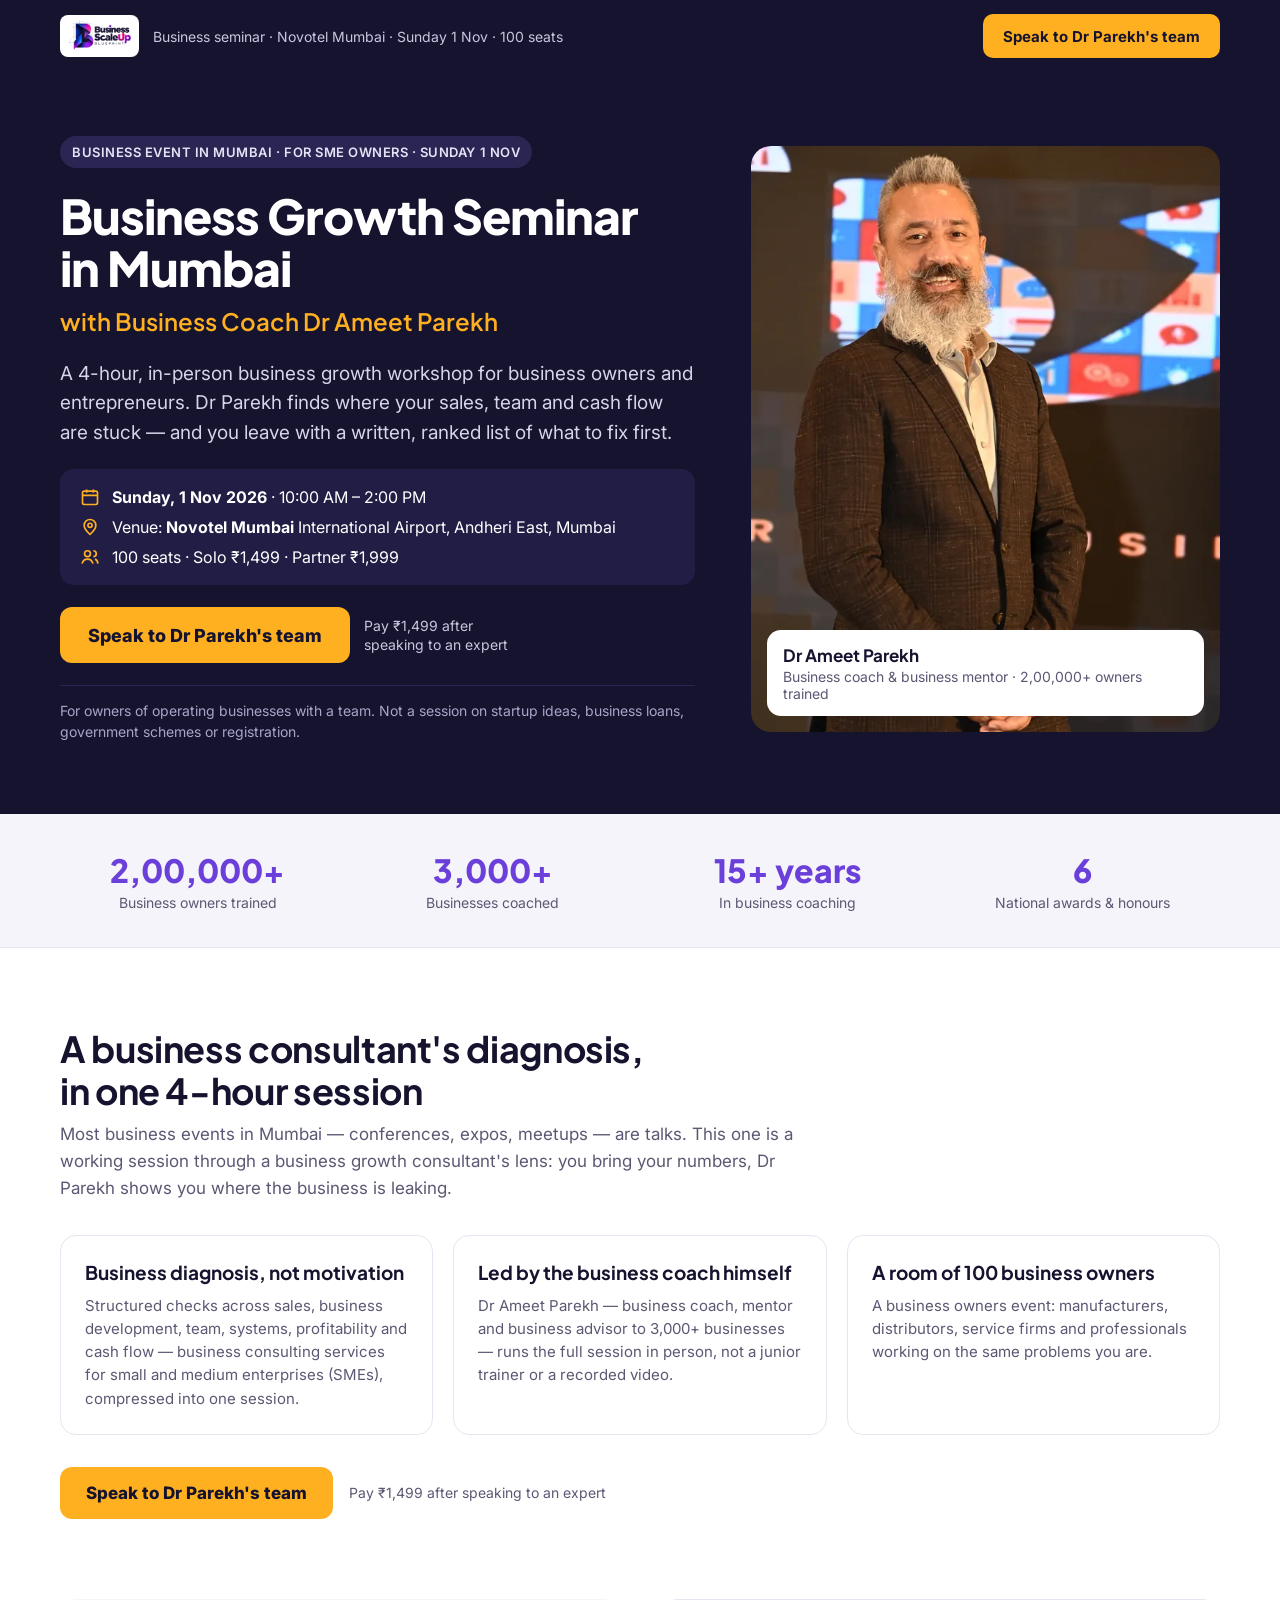
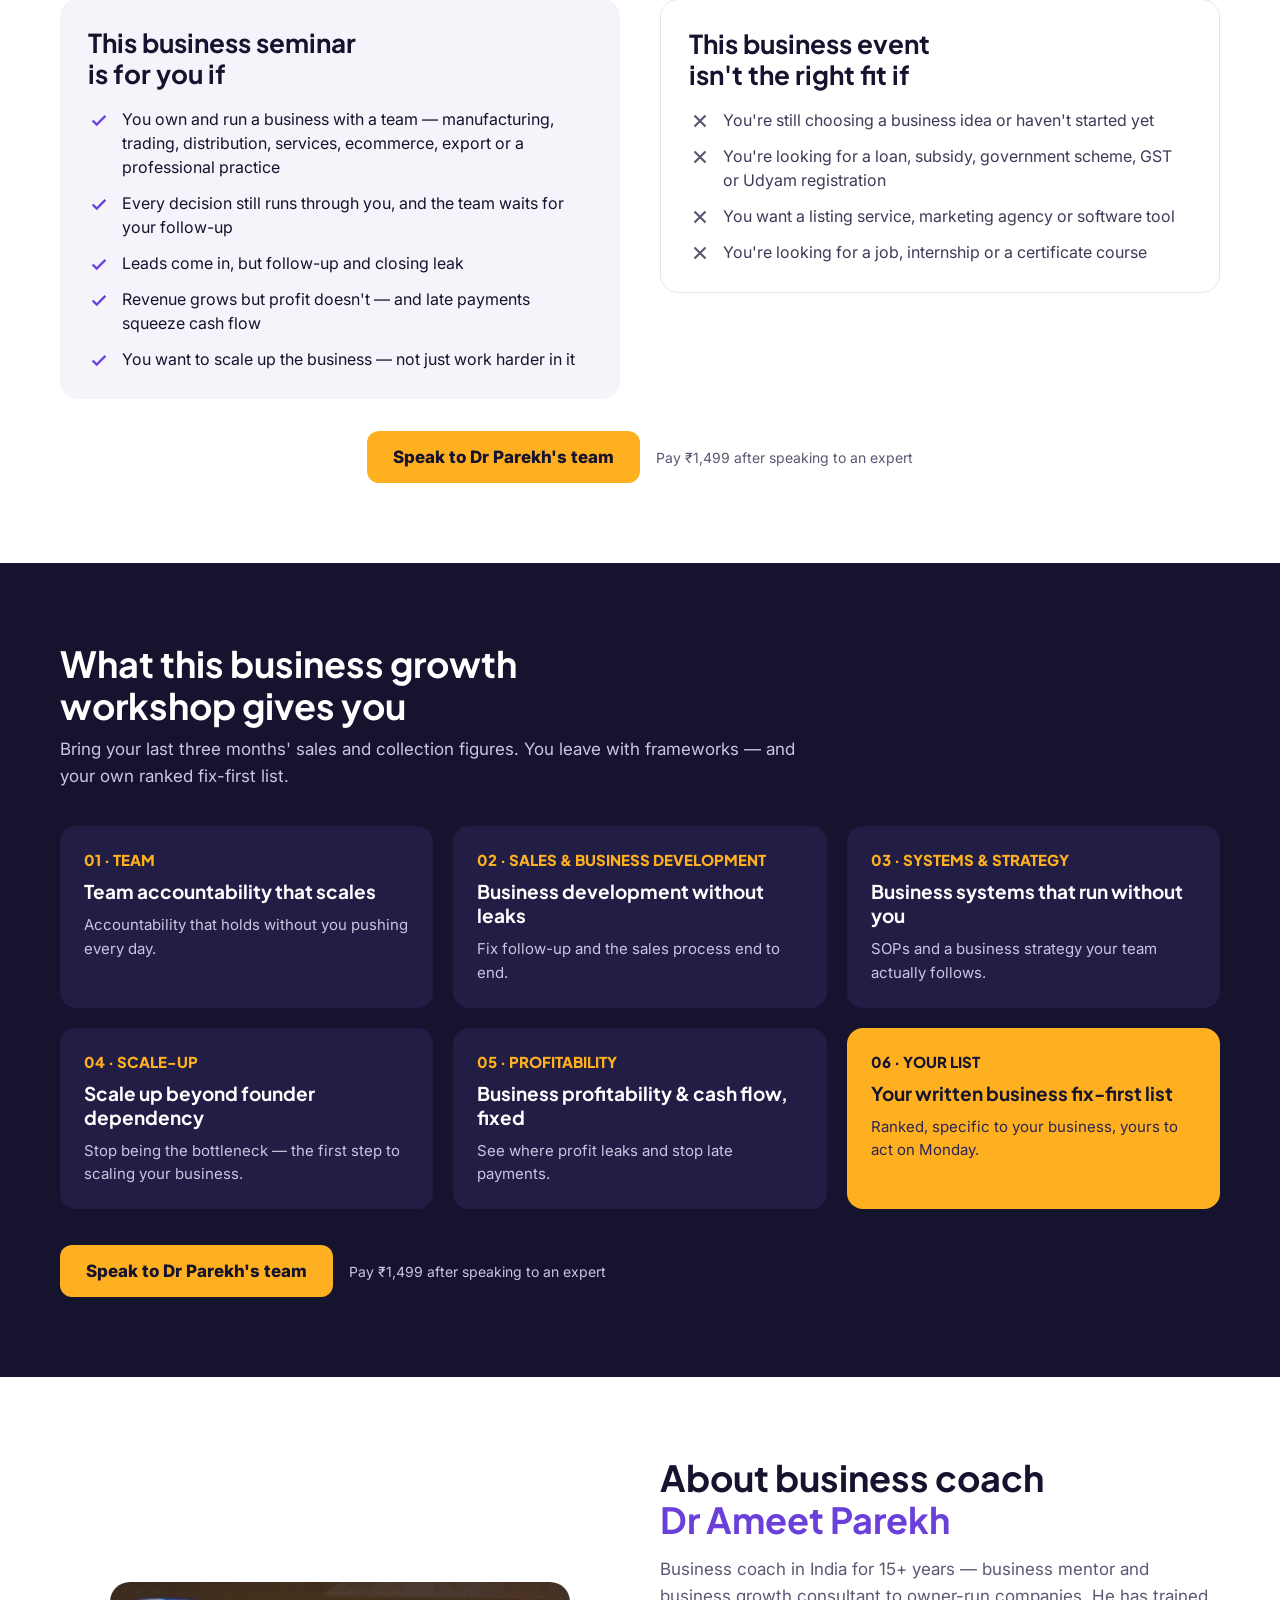
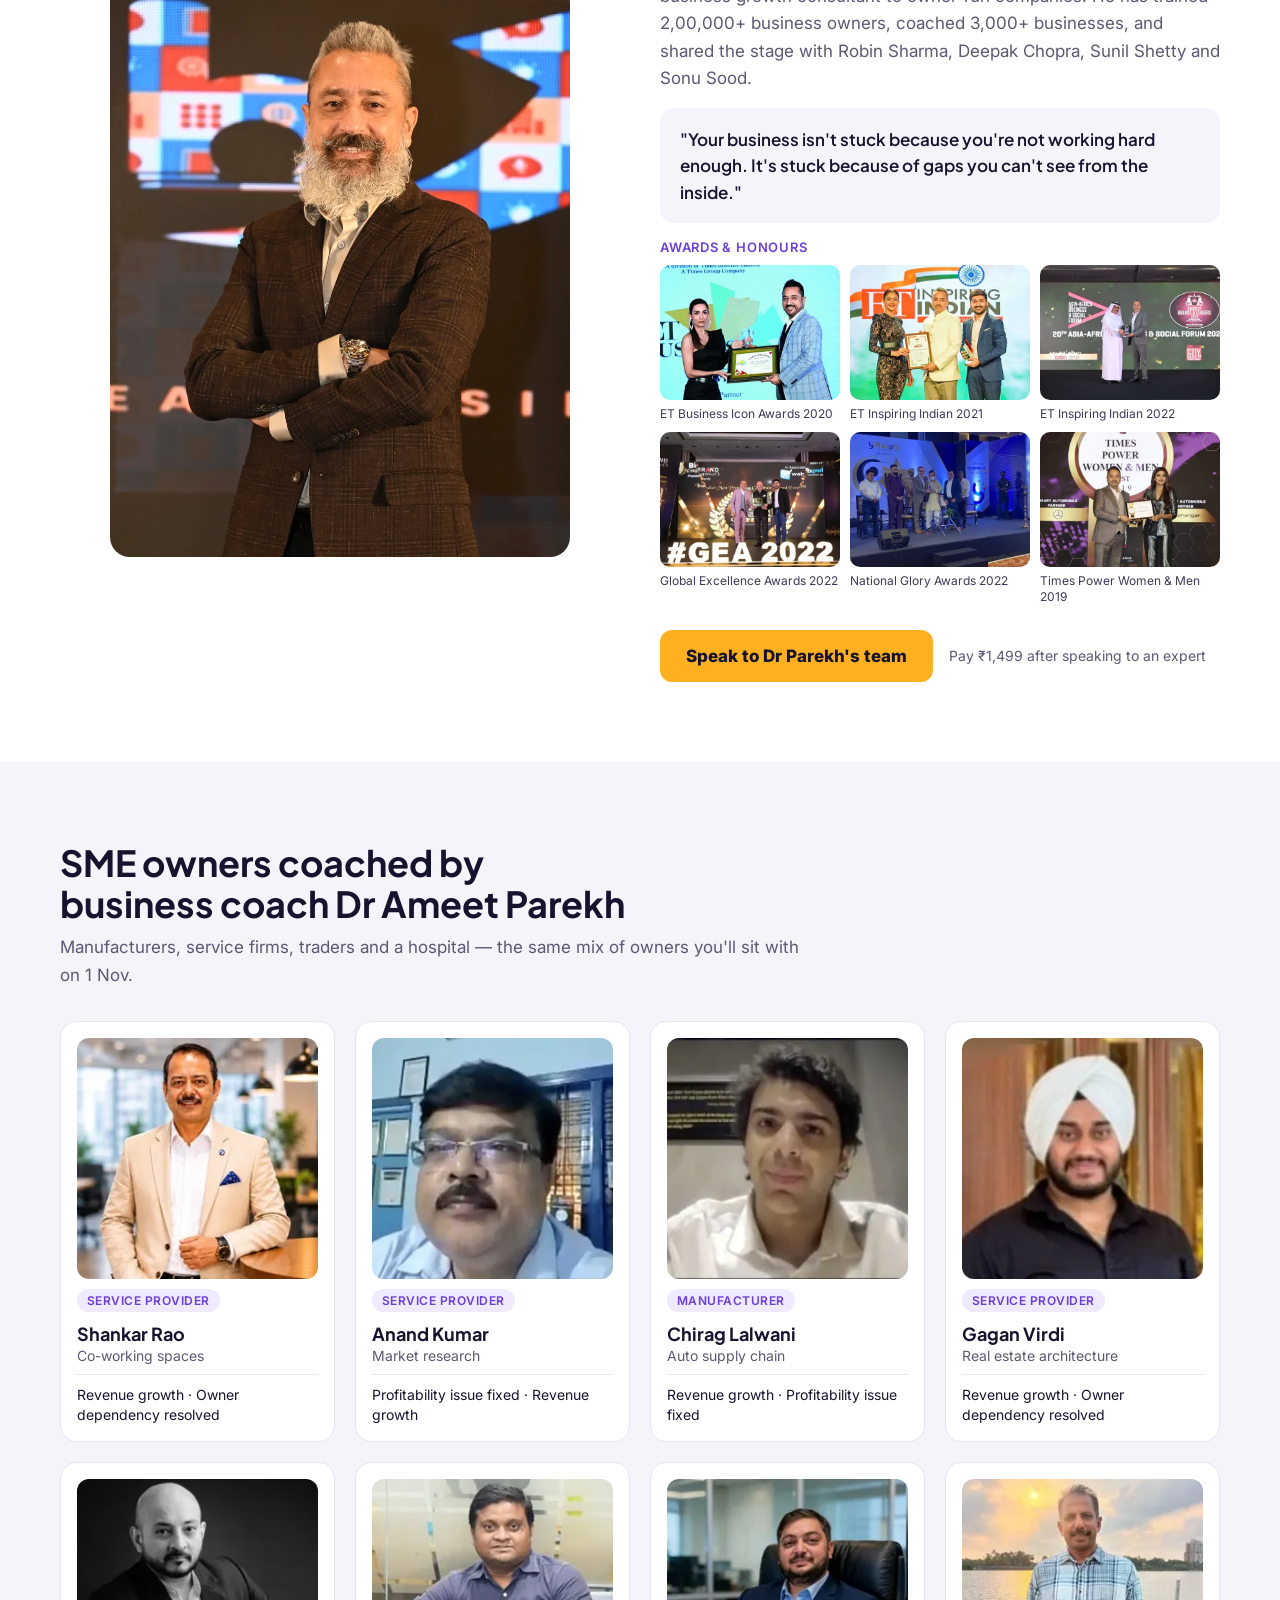
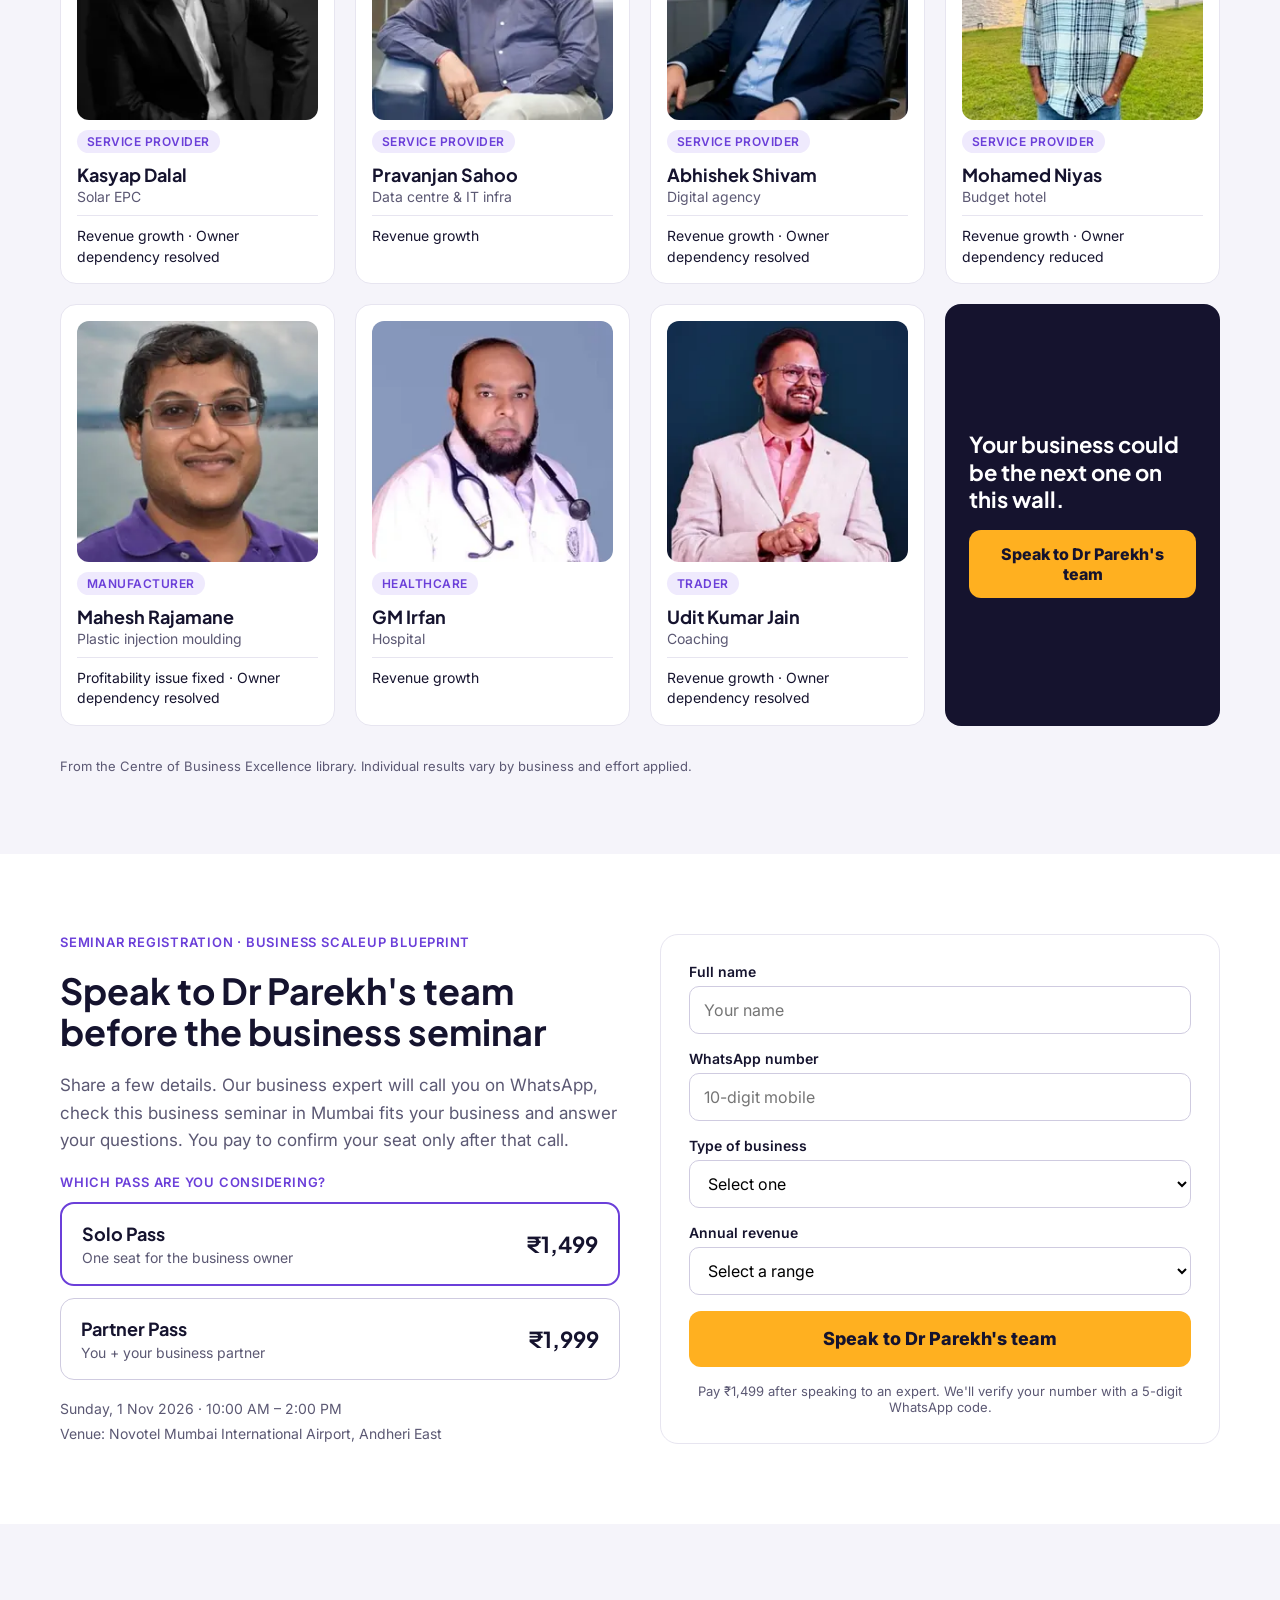
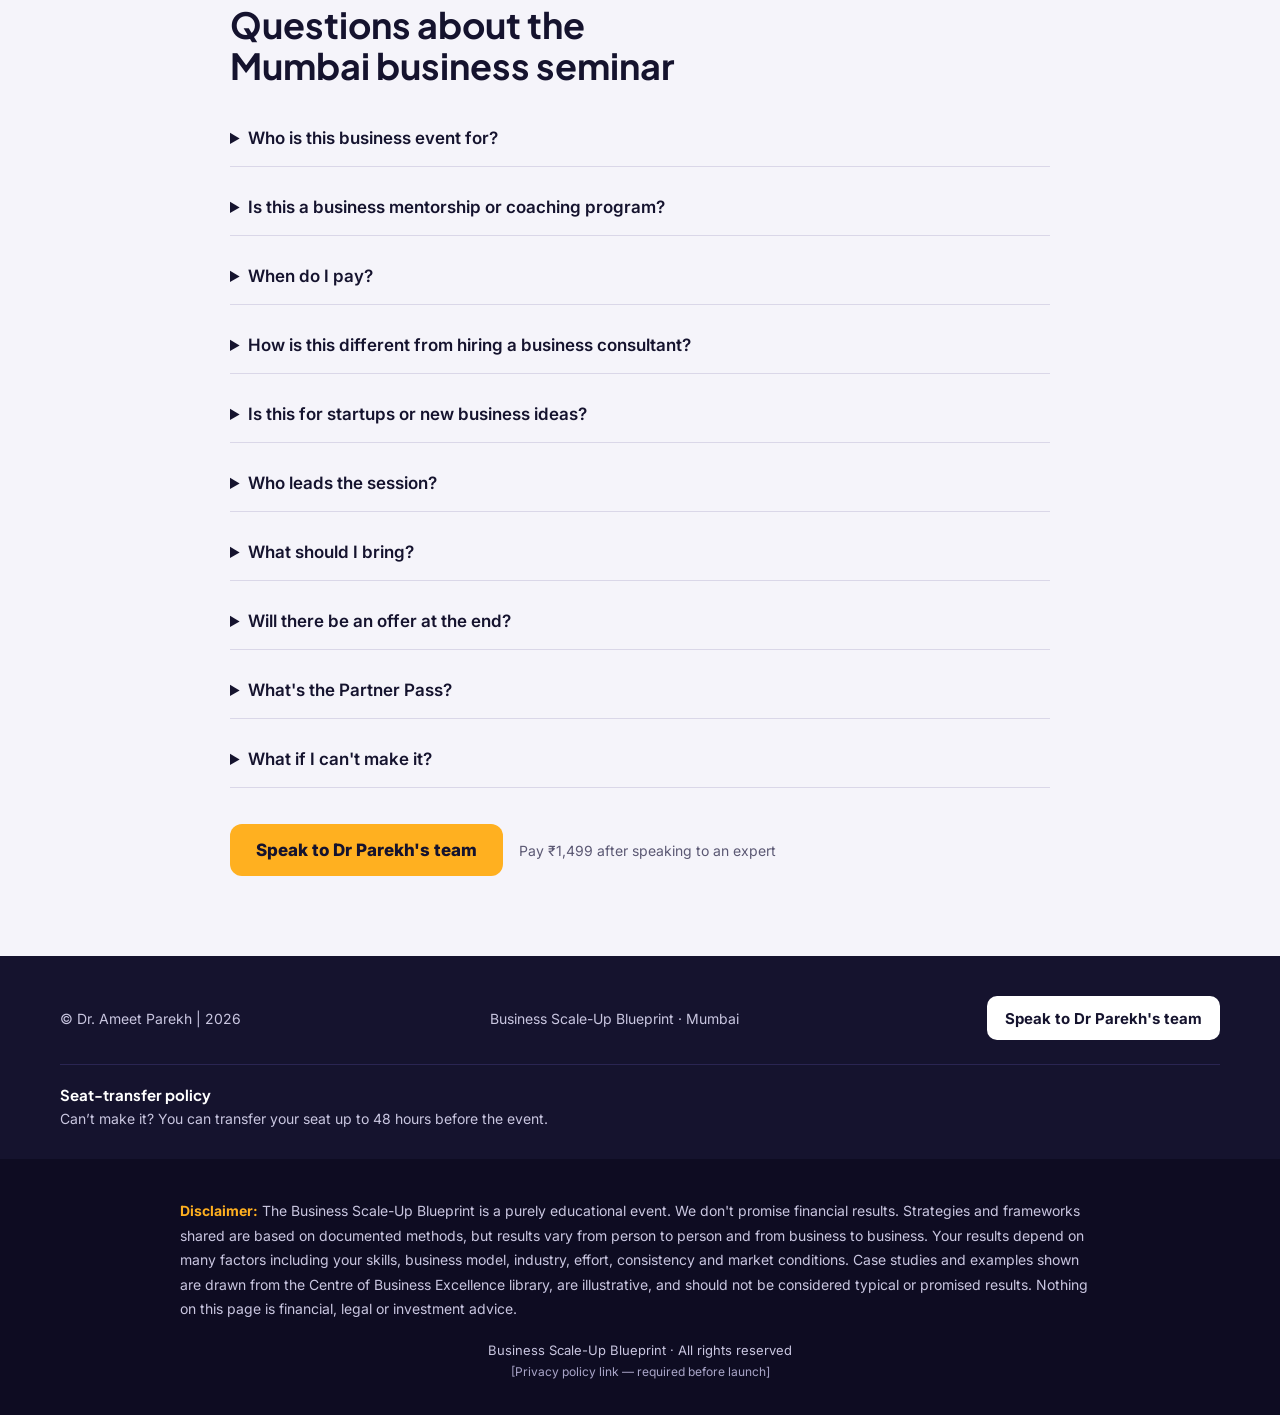
<file: google-v2/index.html>
<!doctype html>
<html lang="en">
<head>
<meta charset="utf-8">
<meta name="viewport" content="width=device-width, initial-scale=1">
<title>Business Growth Seminar in Mumbai with Business Coach Dr Ameet Parekh | 1 Nov</title>
<meta name="description" content="Business event in Mumbai for SME owners and entrepreneurs: a 4-hour business growth workshop with business coach and mentor Dr Ameet Parekh. Sun 1 Nov, 10 AM–2 PM, Novotel Mumbai, Andheri East.">
<meta name="robots" content="noindex, nofollow">
<link rel="icon" href="assets/logo-ink.webp">
<link rel="preconnect" href="https://fonts.googleapis.com">
<link href="https://fonts.googleapis.com/css2?family=Plus+Jakarta+Sans:wght@500;600;700;800&amp;family=Inter:wght@400;500;600&amp;display=swap" rel="stylesheet">
<style>
body{margin:0;background:#FFFFFF}
a{color:#6B3FD9}a:hover{color:#4C24B0}
.hero-grid{display:grid;grid-template-columns:minmax(0,1.15fr) minmax(0,0.85fr);gap:56px;align-items:center}
.three{display:grid;grid-template-columns:repeat(3,minmax(0,1fr));gap:20px}
.four{display:grid;grid-template-columns:repeat(4,minmax(0,1fr));gap:20px}
.two{display:grid;grid-template-columns:repeat(2,minmax(0,1fr));gap:40px;align-items:start}
h1,h2,h3{text-wrap:balance}p{text-wrap:pretty}
.ln{display:block}
.awards{display:grid;grid-template-columns:repeat(3,minmax(0,1fr));gap:10px}
@media (max-width:860px){
 .hero-grid,.two{grid-template-columns:minmax(0,1fr);gap:32px}
 .three{grid-template-columns:minmax(0,1fr)}
 .four{grid-template-columns:repeat(2,minmax(0,1fr))}
 .hide-sm{display:none}
 .h1{font-size:34px !important}
 .h1-sub{font-size:19px !important}
 .h2{font-size:28px !important}
 .awards{grid-template-columns:repeat(2,minmax(0,1fr))}
 .about-img{max-width:100% !important}
 .sec{padding:56px 20px !important}
}
</style>
<style>html{scroll-behavior:smooth}</style>
<script type="application/ld+json">{"@context":"https://schema.org","@type":"Event","name":"Business ScaleUp Blueprint — Business Growth Seminar in Mumbai","startDate":"2026-11-01T10:00:00+05:30","endDate":"2026-11-01T14:00:00+05:30","eventAttendanceMode":"https://schema.org/OfflineEventAttendanceMode","eventStatus":"https://schema.org/EventScheduled","location":{"@type":"Place","name":"Novotel Mumbai International Airport","address":{"@type":"PostalAddress","addressLocality":"Andheri East, Mumbai","addressRegion":"MH","addressCountry":"IN"}},"performer":{"@type":"Person","name":"Dr Ameet Parekh"},"organizer":{"@type":"Person","name":"Dr Ameet Parekh"},"offers":[{"@type":"Offer","name":"Solo Pass","price":"1499","priceCurrency":"INR","availability":"https://schema.org/LimitedAvailability"},{"@type":"Offer","name":"Partner Pass","price":"1999","priceCurrency":"INR","availability":"https://schema.org/LimitedAvailability"}]}</script>
</head>
<body>
<div style="font-family: Inter, system-ui, sans-serif; color: #15132E; background: #FFFFFF; width: 100%">

<!-- Top bar -->
<header style="background: #15132E; padding: 14px 24px">
<div style="max-width: 1160px; margin: 0 auto; display: flex; align-items: center; justify-content: space-between; gap: 16px; flex-wrap: wrap">
<div style="display: flex; align-items: center; gap: 14px">
<div style="background: #FFFFFF; border-radius: 8px; padding: 4px 8px; display: flex"><img src="assets/logo-ink.webp" alt="Business ScaleUp Blueprint" style="height: 34px; width: auto; display: block"></div>
<span class="hide-sm" style="color: #C9C6E0; font-size: 14px">Business seminar · Novotel Mumbai · Sunday 1 Nov · 100 seats</span>
</div>
<a href="#register" style="background: #FFB020; color: #15132E; font-weight: 700; font-size: 15px; padding: 12px 20px; border-radius: 10px; text-decoration: none; min-height: 44px; box-sizing: border-box; display: inline-flex; align-items: center">Speak to Dr Parekh's team</a>
</div>
</header>

<!-- Hero -->
<section class="sec" style="background: #15132E; padding: 64px 24px 72px">
<div class="hero-grid" style="max-width: 1160px; margin: 0 auto">
<div style="display: flex; flex-direction: column; gap: 22px">
<span style="align-self: flex-start; background: #2A2552; color: #E6E3F7; font-size: 13px; font-weight: 600; letter-spacing: 0.04em; padding: 8px 12px; border-radius: 999px">BUSINESS EVENT IN MUMBAI · FOR SME OWNERS · SUNDAY 1 NOV</span>
<h1 style="margin: 0; font-family: 'Plus Jakarta Sans', sans-serif; color: #FFFFFF; display: flex; flex-direction: column; gap: 12px"><span class="h1" style="font-weight: 800; font-size: 48px; line-height: 1.08; letter-spacing: -0.02em"><span class="ln">Business Growth Seminar</span> <span class="ln">in Mumbai</span></span> <span class="h1-sub" style="font-weight: 600; font-size: 24px; line-height: 1.3; color: #FFB020">with Business Coach Dr Ameet Parekh</span></h1>
<p style="margin: 0; font-size: 19px; line-height: 1.55; color: #D6D3EA">A 4-hour, in-person business growth workshop for business owners and entrepreneurs. Dr Parekh finds where your sales, team and cash flow are stuck — and you leave with a written, ranked list of what to fix first.</p>
<div style="display: flex; flex-direction: column; gap: 10px; background: #211D45; border-radius: 14px; padding: 18px 20px">
<div style="display: flex; gap: 12px; align-items: center; color: #FFFFFF; font-size: 16px"><svg width="20" height="20" viewBox="0 0 24 24" fill="none" stroke="#FFB020" stroke-width="2" aria-hidden="true"><rect x="3" y="5" width="18" height="16" rx="2"></rect><path d="M3 10h18M8 3v4M16 3v4"></path></svg><span><strong>Sunday, 1 Nov 2026</strong> · 10:00 AM – 2:00 PM</span></div>
<div style="display: flex; gap: 12px; align-items: center; color: #FFFFFF; font-size: 16px"><svg width="20" height="20" viewBox="0 0 24 24" fill="none" stroke="#FFB020" stroke-width="2" aria-hidden="true"><path d="M12 21s-7-6.2-7-11a7 7 0 0 1 14 0c0 4.8-7 11-7 11z"></path><circle cx="12" cy="10" r="2.5"></circle></svg><span>Venue: <strong>Novotel Mumbai</strong> International Airport, Andheri East, Mumbai</span></div>
<div style="display: flex; gap: 12px; align-items: center; color: #FFFFFF; font-size: 16px"><svg width="20" height="20" viewBox="0 0 24 24" fill="none" stroke="#FFB020" stroke-width="2" aria-hidden="true"><circle cx="9" cy="8" r="3.5"></circle><path d="M2.5 20c.8-3.5 3.4-5.5 6.5-5.5s5.7 2 6.5 5.5M16 4.5a3.5 3.5 0 0 1 0 7M18 14.5c2 .6 3.2 2.6 3.5 5.5"></path></svg><span>100 seats · Solo ₹1,499 · Partner ₹1,999</span></div>
</div>
<div style="display: flex; gap: 14px; align-items: center; flex-wrap: wrap">
<a href="#register" style="background: #FFB020; color: #15132E; font-weight: 800; font-size: 18px; padding: 16px 28px; border-radius: 12px; text-decoration: none; min-height: 56px; box-sizing: border-box; display: inline-flex; align-items: center">Speak to Dr Parekh's team</a>
<span style="color: #C9C6E0; font-size: 14px; line-height: 1.4">Pay ₹1,499 after<br>speaking to an expert</span>
</div>
<p style="margin: 0; font-size: 14px; line-height: 1.5; color: #A9A5C8; border-top: 1px solid #2A2552; padding-top: 14px">For owners of operating businesses with a team. Not a session on startup ideas, business loans, government schemes or registration.</p>
</div>
<div style="position: relative">
<img src="assets/coach-et.webp" alt="Dr Ameet Parekh, business coach in India, speaking at a business seminar in Mumbai" style="width: 100%; aspect-ratio: 4 / 5; object-fit: cover; border-radius: 20px; display: block">
<div style="position: absolute; left: 16px; right: 16px; bottom: 16px; background: #FFFFFF; border-radius: 14px; padding: 14px 16px; display: flex; flex-direction: column; gap: 2px">
<strong style="font-family: 'Plus Jakarta Sans', sans-serif; font-size: 17px">Dr Ameet Parekh</strong>
<span style="font-size: 14px; color: #5B5873">Business coach &amp; business mentor · 2,00,000+ owners trained</span>
</div>
</div>
</div>
</section>

<!-- Proof strip -->
<section style="background: #F5F4FA; padding: 36px 24px; border-bottom: 1px solid #E7E5F0">
<div class="four" style="max-width: 1160px; margin: 0 auto; text-align: center">
<div><div style="font-family: 'Plus Jakarta Sans', sans-serif; font-weight: 800; font-size: 32px; color: #6B3FD9">2,00,000+</div><div style="font-size: 14px; color: #5B5873; margin-top: 4px">Business owners trained</div></div>
<div><div style="font-family: 'Plus Jakarta Sans', sans-serif; font-weight: 800; font-size: 32px; color: #6B3FD9">3,000+</div><div style="font-size: 14px; color: #5B5873; margin-top: 4px">Businesses coached</div></div>
<div><div style="font-family: 'Plus Jakarta Sans', sans-serif; font-weight: 800; font-size: 32px; color: #6B3FD9">15+ years</div><div style="font-size: 14px; color: #5B5873; margin-top: 4px">In business coaching</div></div>
<div><div style="font-family: 'Plus Jakarta Sans', sans-serif; font-weight: 800; font-size: 32px; color: #6B3FD9">6</div><div style="font-size: 14px; color: #5B5873; margin-top: 4px">National awards &amp; honours</div></div>
</div>
</section>

<!-- Why this event -->
<section class="sec" style="padding: 80px 24px">
<div style="max-width: 1160px; margin: 0 auto; display: flex; flex-direction: column; gap: 32px">
<div style="display: flex; flex-direction: column; gap: 10px; max-width: 760px">
<h2 class="h2" style="margin: 0; font-family: 'Plus Jakarta Sans', sans-serif; font-size: 36px; line-height: 1.15; letter-spacing: -0.01em"><span class="ln">A business consultant's diagnosis,</span> <span class="ln">in one 4-hour session</span></h2>
<p style="margin: 0; font-size: 17px; line-height: 1.6; color: #5B5873">Most business events in Mumbai — conferences, expos, meetups — are talks. This one is a working session through a business growth consultant's lens: you bring your numbers, Dr Parekh shows you where the business is leaking.</p>
</div>
<div class="three">
<div style="border: 1px solid #E7E5F0; border-radius: 16px; padding: 24px; display: flex; flex-direction: column; gap: 10px"><strong style="font-family: 'Plus Jakarta Sans', sans-serif; font-size: 19px">Business diagnosis, not motivation</strong><span style="color: #5B5873; font-size: 15px; line-height: 1.55">Structured checks across sales, business development, team, systems, profitability and cash flow — business consulting services for small and medium enterprises (SMEs), compressed into one session.</span></div>
<div style="border: 1px solid #E7E5F0; border-radius: 16px; padding: 24px; display: flex; flex-direction: column; gap: 10px"><strong style="font-family: 'Plus Jakarta Sans', sans-serif; font-size: 19px">Led by the business coach himself</strong><span style="color: #5B5873; font-size: 15px; line-height: 1.55">Dr Ameet Parekh — business coach, mentor and business advisor to 3,000+ businesses — runs the full session in person, not a junior trainer or a recorded video.</span></div>
<div style="border: 1px solid #E7E5F0; border-radius: 16px; padding: 24px; display: flex; flex-direction: column; gap: 10px"><strong style="font-family: 'Plus Jakarta Sans', sans-serif; font-size: 19px">A room of 100 business owners</strong><span style="color: #5B5873; font-size: 15px; line-height: 1.55">A business owners event: manufacturers, distributors, service firms and professionals working on the same problems you are.</span></div>
</div>
<div style="display: flex; align-items: center; gap: 16px; flex-wrap: wrap"><a href="#register" style="background: #FFB020; color: #15132E; font-weight: 800; font-size: 17px; padding: 15px 26px; border-radius: 12px; text-decoration: none; min-height: 52px; box-sizing: border-box; display: inline-flex; align-items: center">Speak to Dr Parekh's team</a><span style="font-size: 14px; color: #5B5873">Pay ₹1,499 after speaking to an expert</span></div>
</div>
</section>

<!-- Who it's for / not for -->
<section class="sec" style="padding: 0 24px 80px">
<div class="two" style="max-width: 1160px; margin: 0 auto">
<div style="display: flex; flex-direction: column; gap: 12px; background: #F5F4FA; border-radius: 18px; padding: 28px">
<h2 style="margin: 0 0 6px; font-family: 'Plus Jakarta Sans', sans-serif; font-size: 26px; line-height: 1.2"><span class="ln">This business seminar</span> <span class="ln">is for you if</span></h2>
<div style="display: flex; gap: 12px; align-items: flex-start"><svg width="22" height="22" viewBox="0 0 24 24" fill="none" stroke="#6B3FD9" stroke-width="2.4" aria-hidden="true" style="flex: none; margin-top: 2px"><path d="M5 12.5l4.5 4.5L19 7.5"></path></svg><span style="font-size: 16px; line-height: 1.5">You own and run a business with a team — manufacturing, trading, distribution, services, ecommerce, export or a professional practice</span></div>
<div style="display: flex; gap: 12px; align-items: flex-start"><svg width="22" height="22" viewBox="0 0 24 24" fill="none" stroke="#6B3FD9" stroke-width="2.4" aria-hidden="true" style="flex: none; margin-top: 2px"><path d="M5 12.5l4.5 4.5L19 7.5"></path></svg><span style="font-size: 16px; line-height: 1.5">Every decision still runs through you, and the team waits for your follow-up</span></div>
<div style="display: flex; gap: 12px; align-items: flex-start"><svg width="22" height="22" viewBox="0 0 24 24" fill="none" stroke="#6B3FD9" stroke-width="2.4" aria-hidden="true" style="flex: none; margin-top: 2px"><path d="M5 12.5l4.5 4.5L19 7.5"></path></svg><span style="font-size: 16px; line-height: 1.5">Leads come in, but follow-up and closing leak</span></div>
<div style="display: flex; gap: 12px; align-items: flex-start"><svg width="22" height="22" viewBox="0 0 24 24" fill="none" stroke="#6B3FD9" stroke-width="2.4" aria-hidden="true" style="flex: none; margin-top: 2px"><path d="M5 12.5l4.5 4.5L19 7.5"></path></svg><span style="font-size: 16px; line-height: 1.5">Revenue grows but profit doesn't — and late payments squeeze cash flow</span></div>
<div style="display: flex; gap: 12px; align-items: flex-start"><svg width="22" height="22" viewBox="0 0 24 24" fill="none" stroke="#6B3FD9" stroke-width="2.4" aria-hidden="true" style="flex: none; margin-top: 2px"><path d="M5 12.5l4.5 4.5L19 7.5"></path></svg><span style="font-size: 16px; line-height: 1.5">You want to scale up the business — not just work harder in it</span></div>
</div>
<div style="display: flex; flex-direction: column; gap: 12px; border: 1px solid #E7E5F0; border-radius: 18px; padding: 28px">
<h2 style="margin: 0 0 6px; font-family: 'Plus Jakarta Sans', sans-serif; font-size: 26px; line-height: 1.2"><span class="ln">This business event</span> <span class="ln">isn't the right fit if</span></h2>
<div style="display: flex; gap: 12px; align-items: flex-start"><svg width="22" height="22" viewBox="0 0 24 24" fill="none" stroke="#5B5873" stroke-width="2.4" aria-hidden="true" style="flex: none; margin-top: 2px"><path d="M6 6l12 12M18 6L6 18"></path></svg><span style="font-size: 16px; line-height: 1.5; color: #3D3A57">You're still choosing a business idea or haven't started yet</span></div>
<div style="display: flex; gap: 12px; align-items: flex-start"><svg width="22" height="22" viewBox="0 0 24 24" fill="none" stroke="#5B5873" stroke-width="2.4" aria-hidden="true" style="flex: none; margin-top: 2px"><path d="M6 6l12 12M18 6L6 18"></path></svg><span style="font-size: 16px; line-height: 1.5; color: #3D3A57">You're looking for a loan, subsidy, government scheme, GST or Udyam registration</span></div>
<div style="display: flex; gap: 12px; align-items: flex-start"><svg width="22" height="22" viewBox="0 0 24 24" fill="none" stroke="#5B5873" stroke-width="2.4" aria-hidden="true" style="flex: none; margin-top: 2px"><path d="M6 6l12 12M18 6L6 18"></path></svg><span style="font-size: 16px; line-height: 1.5; color: #3D3A57">You want a listing service, marketing agency or software tool</span></div>
<div style="display: flex; gap: 12px; align-items: flex-start"><svg width="22" height="22" viewBox="0 0 24 24" fill="none" stroke="#5B5873" stroke-width="2.4" aria-hidden="true" style="flex: none; margin-top: 2px"><path d="M6 6l12 12M18 6L6 18"></path></svg><span style="font-size: 16px; line-height: 1.5; color: #3D3A57">You're looking for a job, internship or a certificate course</span></div>
</div>
</div>
<div style="max-width: 1160px; margin: 32px auto 0; display: flex; align-items: center; justify-content: center; gap: 16px; flex-wrap: wrap; text-align: center"><a href="#register" style="background: #FFB020; color: #15132E; font-weight: 800; font-size: 17px; padding: 15px 26px; border-radius: 12px; text-decoration: none; min-height: 52px; box-sizing: border-box; display: inline-flex; align-items: center">Speak to Dr Parekh's team</a><span style="font-size: 14px; color: #5B5873">Pay ₹1,499 after speaking to an expert</span></div>
</section>

<!-- Outcomes -->
<section class="sec" style="padding: 80px 24px; background: #15132E">
<div style="max-width: 1160px; margin: 0 auto; display: flex; flex-direction: column; gap: 36px">
<div style="display: flex; flex-direction: column; gap: 10px; max-width: 760px">
<h2 class="h2" style="margin: 0; font-family: 'Plus Jakarta Sans', sans-serif; font-size: 36px; line-height: 1.15; color: #FFFFFF"><span class="ln">What this business growth</span> <span class="ln">workshop gives you</span></h2>
<p style="margin: 0; font-size: 17px; line-height: 1.6; color: #C9C6E0">Bring your last three months' sales and collection figures. You leave with frameworks — and your own ranked fix-first list.</p>
</div>
<div class="three">
<div style="background: #211D45; border-radius: 16px; padding: 24px; display: flex; flex-direction: column; gap: 10px"><span style="font-family: 'Plus Jakarta Sans', sans-serif; font-weight: 800; color: #FFB020; font-size: 15px">01 · TEAM</span><strong style="color: #FFFFFF; font-size: 19px; font-family: 'Plus Jakarta Sans', sans-serif">Team accountability that scales</strong><span style="color: #C9C6E0; font-size: 15px; line-height: 1.55">Accountability that holds without you pushing every day.</span></div>
<div style="background: #211D45; border-radius: 16px; padding: 24px; display: flex; flex-direction: column; gap: 10px"><span style="font-family: 'Plus Jakarta Sans', sans-serif; font-weight: 800; color: #FFB020; font-size: 15px">02 · SALES &amp; BUSINESS DEVELOPMENT</span><strong style="color: #FFFFFF; font-size: 19px; font-family: 'Plus Jakarta Sans', sans-serif">Business development without leaks</strong><span style="color: #C9C6E0; font-size: 15px; line-height: 1.55">Fix follow-up and the sales process end to end.</span></div>
<div style="background: #211D45; border-radius: 16px; padding: 24px; display: flex; flex-direction: column; gap: 10px"><span style="font-family: 'Plus Jakarta Sans', sans-serif; font-weight: 800; color: #FFB020; font-size: 15px">03 · SYSTEMS &amp; STRATEGY</span><strong style="color: #FFFFFF; font-size: 19px; font-family: 'Plus Jakarta Sans', sans-serif">Business systems that run without you</strong><span style="color: #C9C6E0; font-size: 15px; line-height: 1.55">SOPs and a business strategy your team actually follows.</span></div>
<div style="background: #211D45; border-radius: 16px; padding: 24px; display: flex; flex-direction: column; gap: 10px"><span style="font-family: 'Plus Jakarta Sans', sans-serif; font-weight: 800; color: #FFB020; font-size: 15px">04 · SCALE-UP</span><strong style="color: #FFFFFF; font-size: 19px; font-family: 'Plus Jakarta Sans', sans-serif">Scale up beyond founder dependency</strong><span style="color: #C9C6E0; font-size: 15px; line-height: 1.55">Stop being the bottleneck — the first step to scaling your business.</span></div>
<div style="background: #211D45; border-radius: 16px; padding: 24px; display: flex; flex-direction: column; gap: 10px"><span style="font-family: 'Plus Jakarta Sans', sans-serif; font-weight: 800; color: #FFB020; font-size: 15px">05 · PROFITABILITY</span><strong style="color: #FFFFFF; font-size: 19px; font-family: 'Plus Jakarta Sans', sans-serif">Business profitability &amp; cash flow, fixed</strong><span style="color: #C9C6E0; font-size: 15px; line-height: 1.55">See where profit leaks and stop late payments.</span></div>
<div style="background: #FFB020; border-radius: 16px; padding: 24px; display: flex; flex-direction: column; gap: 10px"><span style="font-family: 'Plus Jakarta Sans', sans-serif; font-weight: 800; color: #15132E; font-size: 15px">06 · YOUR LIST</span><strong style="color: #15132E; font-size: 19px; font-family: 'Plus Jakarta Sans', sans-serif">Your written business fix-first list</strong><span style="color: #2A2552; font-size: 15px; line-height: 1.55">Ranked, specific to your business, yours to act on Monday.</span></div>
</div>
<div style="display: flex; align-items: center; gap: 16px; flex-wrap: wrap"><a href="#register" style="background: #FFB020; color: #15132E; font-weight: 800; font-size: 17px; padding: 15px 26px; border-radius: 12px; text-decoration: none; min-height: 52px; box-sizing: border-box; display: inline-flex; align-items: center">Speak to Dr Parekh's team</a><span style="font-size: 14px; color: #C9C6E0">Pay ₹1,499 after speaking to an expert</span></div>
</div>
</section>

<!-- About the coach -->
<section class="sec" style="padding: 80px 24px">
<div class="two" style="max-width: 1160px; margin: 0 auto; align-items: center">
<img class="about-img" src="assets/ameet-parekh-portrait.webp" alt="Business coach Dr Ameet Parekh" style="width: 100%; max-width: 460px; aspect-ratio: 4 / 5; object-fit: cover; object-position: center top; border-radius: 20px; display: block; justify-self: center">
<div style="display: flex; flex-direction: column; gap: 16px">
<h2 class="h2" style="margin: 0; font-family: 'Plus Jakarta Sans', sans-serif; font-size: 36px; line-height: 1.15"><span class="ln">About business coach</span> <span class="ln" style="color: #6B3FD9">Dr Ameet Parekh</span></h2>
<p style="margin: 0; font-size: 17px; line-height: 1.6; color: #5B5873">Business coach in India for 15+ years — business mentor and business growth consultant to owner-run companies. He has trained 2,00,000+ business owners, coached 3,000+ businesses, and shared the stage with Robin Sharma, Deepak Chopra, Sunil Shetty and Sonu Sood.</p>
<blockquote style="margin: 0; padding: 18px 20px; background: #F5F4FA; border-radius: 14px; font-size: 17px; line-height: 1.55; font-family: 'Plus Jakarta Sans', sans-serif; font-weight: 600">"Your business isn't stuck because you're not working hard enough. It's stuck because of gaps you can't see from the inside."</blockquote>
<div style="display: flex; flex-direction: column; gap: 10px">
<span style="font-size: 13px; font-weight: 600; letter-spacing: 0.06em; color: #6B3FD9">AWARDS &amp; HONOURS</span>
<div class="awards">
<figure style="margin: 0; display: flex; flex-direction: column; gap: 6px"><img loading="lazy" src="assets/awards/et-business-icon-awards-2020.webp" alt="Dr Ameet Parekh receiving the ET Business Icon Award 2020" style="width: 100%; aspect-ratio: 4 / 3; object-fit: cover; border-radius: 10px; display: block"><figcaption style="font-size: 12px; line-height: 1.35; color: #3D3A57">ET Business Icon Awards 2020</figcaption></figure>
<figure style="margin: 0; display: flex; flex-direction: column; gap: 6px"><img loading="lazy" src="assets/awards/et-inspiring-indian-2021.webp" alt="Dr Ameet Parekh at ET Inspiring Indian 2021" style="width: 100%; aspect-ratio: 4 / 3; object-fit: cover; border-radius: 10px; display: block"><figcaption style="font-size: 12px; line-height: 1.35; color: #3D3A57">ET Inspiring Indian 2021</figcaption></figure>
<figure style="margin: 0; display: flex; flex-direction: column; gap: 6px"><img loading="lazy" src="assets/awards/et-inspiring-indian-2022.webp" alt="Dr Ameet Parekh at ET Inspiring Indian 2022" style="width: 100%; aspect-ratio: 4 / 3; object-fit: cover; border-radius: 10px; display: block"><figcaption style="font-size: 12px; line-height: 1.35; color: #3D3A57">ET Inspiring Indian 2022</figcaption></figure>
<figure style="margin: 0; display: flex; flex-direction: column; gap: 6px"><img loading="lazy" src="assets/awards/global-excellence-awards-2022.webp" alt="Dr Ameet Parekh receiving the Global Excellence Award 2022" style="width: 100%; aspect-ratio: 4 / 3; object-fit: cover; border-radius: 10px; display: block"><figcaption style="font-size: 12px; line-height: 1.35; color: #3D3A57">Global Excellence Awards 2022</figcaption></figure>
<figure style="margin: 0; display: flex; flex-direction: column; gap: 6px"><img loading="lazy" src="assets/awards/national-glory-awards-2022.webp" alt="Dr Ameet Parekh receiving the National Glory Award 2022" style="width: 100%; aspect-ratio: 4 / 3; object-fit: cover; border-radius: 10px; display: block"><figcaption style="font-size: 12px; line-height: 1.35; color: #3D3A57">National Glory Awards 2022</figcaption></figure>
<figure style="margin: 0; display: flex; flex-direction: column; gap: 6px"><img loading="lazy" src="assets/awards/times-power-women-men-2019.webp" alt="Dr Ameet Parekh at Times Power Women and Men 2019" style="width: 100%; aspect-ratio: 4 / 3; object-fit: cover; border-radius: 10px; display: block"><figcaption style="font-size: 12px; line-height: 1.35; color: #3D3A57">Times Power Women &amp; Men 2019</figcaption></figure>
</div>
</div>
<div style="display: flex; align-items: center; gap: 16px; flex-wrap: wrap; margin-top: 8px"><a href="#register" style="background: #FFB020; color: #15132E; font-weight: 800; font-size: 17px; padding: 15px 26px; border-radius: 12px; text-decoration: none; min-height: 52px; box-sizing: border-box; display: inline-flex; align-items: center">Speak to Dr Parekh's team</a><span style="font-size: 14px; color: #5B5873">Pay ₹1,499 after speaking to an expert</span></div>
</div>
</div>
</section>

<!-- Testimonials -->
<section class="sec" style="padding: 80px 24px; background: #F5F4FA">
<div style="max-width: 1160px; margin: 0 auto; display: flex; flex-direction: column; gap: 32px">
<div style="display: flex; flex-direction: column; gap: 10px; max-width: 760px">
<h2 class="h2" style="margin: 0; font-family: 'Plus Jakarta Sans', sans-serif; font-size: 36px; line-height: 1.15"><span class="ln">SME owners coached by</span> <span class="ln">business coach Dr Ameet Parekh</span></h2>
<p style="margin: 0; font-size: 17px; line-height: 1.6; color: #5B5873">Manufacturers, service firms, traders and a hospital — the same mix of owners you'll sit with on 1 Nov.</p>
</div>
<div class="four">

<article style="background: #FFFFFF; border-radius: 16px; padding: 16px; display: flex; flex-direction: column; gap: 10px; border: 1px solid #E7E5F0">
<img loading="lazy" src="assets/cases/shankar-rao.webp" alt="Shankar Rao" style="width: 100%; aspect-ratio: 1 / 1; object-fit: cover; border-radius: 12px; display: block">
<span style="align-self: flex-start; font-size: 12px; font-weight: 600; letter-spacing: 0.04em; color: #6B3FD9; background: #EFEAFD; padding: 4px 10px; border-radius: 999px">SERVICE PROVIDER</span>
<div style="display: flex; flex-direction: column; gap: 2px">
<strong style="font-family: 'Plus Jakarta Sans', sans-serif; font-size: 18px">Shankar Rao</strong>
<span style="font-size: 14px; color: #5B5873">Co-working spaces</span>
</div>
<span style="font-size: 14px; line-height: 1.45; color: #15132E; border-top: 1px solid #E7E5F0; padding-top: 10px">Revenue growth · Owner dependency resolved</span>
</article>

<article style="background: #FFFFFF; border-radius: 16px; padding: 16px; display: flex; flex-direction: column; gap: 10px; border: 1px solid #E7E5F0">
<img loading="lazy" src="assets/cases/anand-kumar.webp" alt="Anand Kumar" style="width: 100%; aspect-ratio: 1 / 1; object-fit: cover; border-radius: 12px; display: block">
<span style="align-self: flex-start; font-size: 12px; font-weight: 600; letter-spacing: 0.04em; color: #6B3FD9; background: #EFEAFD; padding: 4px 10px; border-radius: 999px">SERVICE PROVIDER</span>
<div style="display: flex; flex-direction: column; gap: 2px">
<strong style="font-family: 'Plus Jakarta Sans', sans-serif; font-size: 18px">Anand Kumar</strong>
<span style="font-size: 14px; color: #5B5873">Market research</span>
</div>
<span style="font-size: 14px; line-height: 1.45; color: #15132E; border-top: 1px solid #E7E5F0; padding-top: 10px">Profitability issue fixed · Revenue growth</span>
</article>

<article style="background: #FFFFFF; border-radius: 16px; padding: 16px; display: flex; flex-direction: column; gap: 10px; border: 1px solid #E7E5F0">
<img loading="lazy" src="assets/cases/chirag-lalwani.webp" alt="Chirag Lalwani" style="width: 100%; aspect-ratio: 1 / 1; object-fit: cover; border-radius: 12px; display: block">
<span style="align-self: flex-start; font-size: 12px; font-weight: 600; letter-spacing: 0.04em; color: #6B3FD9; background: #EFEAFD; padding: 4px 10px; border-radius: 999px">MANUFACTURER</span>
<div style="display: flex; flex-direction: column; gap: 2px">
<strong style="font-family: 'Plus Jakarta Sans', sans-serif; font-size: 18px">Chirag Lalwani</strong>
<span style="font-size: 14px; color: #5B5873">Auto supply chain</span>
</div>
<span style="font-size: 14px; line-height: 1.45; color: #15132E; border-top: 1px solid #E7E5F0; padding-top: 10px">Revenue growth · Profitability issue fixed</span>
</article>

<article style="background: #FFFFFF; border-radius: 16px; padding: 16px; display: flex; flex-direction: column; gap: 10px; border: 1px solid #E7E5F0">
<img loading="lazy" src="assets/cases/gagan-virdi.webp" alt="Gagan Virdi" style="width: 100%; aspect-ratio: 1 / 1; object-fit: cover; border-radius: 12px; display: block">
<span style="align-self: flex-start; font-size: 12px; font-weight: 600; letter-spacing: 0.04em; color: #6B3FD9; background: #EFEAFD; padding: 4px 10px; border-radius: 999px">SERVICE PROVIDER</span>
<div style="display: flex; flex-direction: column; gap: 2px">
<strong style="font-family: 'Plus Jakarta Sans', sans-serif; font-size: 18px">Gagan Virdi</strong>
<span style="font-size: 14px; color: #5B5873">Real estate architecture</span>
</div>
<span style="font-size: 14px; line-height: 1.45; color: #15132E; border-top: 1px solid #E7E5F0; padding-top: 10px">Revenue growth · Owner dependency resolved</span>
</article>

<article style="background: #FFFFFF; border-radius: 16px; padding: 16px; display: flex; flex-direction: column; gap: 10px; border: 1px solid #E7E5F0">
<img loading="lazy" src="assets/cases/kasyap-dalal.webp" alt="Kasyap Dalal" style="width: 100%; aspect-ratio: 1 / 1; object-fit: cover; border-radius: 12px; display: block">
<span style="align-self: flex-start; font-size: 12px; font-weight: 600; letter-spacing: 0.04em; color: #6B3FD9; background: #EFEAFD; padding: 4px 10px; border-radius: 999px">SERVICE PROVIDER</span>
<div style="display: flex; flex-direction: column; gap: 2px">
<strong style="font-family: 'Plus Jakarta Sans', sans-serif; font-size: 18px">Kasyap Dalal</strong>
<span style="font-size: 14px; color: #5B5873">Solar EPC</span>
</div>
<span style="font-size: 14px; line-height: 1.45; color: #15132E; border-top: 1px solid #E7E5F0; padding-top: 10px">Revenue growth · Owner dependency resolved</span>
</article>

<article style="background: #FFFFFF; border-radius: 16px; padding: 16px; display: flex; flex-direction: column; gap: 10px; border: 1px solid #E7E5F0">
<img loading="lazy" src="assets/cases/pravanjan-sahoo.webp" alt="Pravanjan Sahoo" style="width: 100%; aspect-ratio: 1 / 1; object-fit: cover; border-radius: 12px; display: block">
<span style="align-self: flex-start; font-size: 12px; font-weight: 600; letter-spacing: 0.04em; color: #6B3FD9; background: #EFEAFD; padding: 4px 10px; border-radius: 999px">SERVICE PROVIDER</span>
<div style="display: flex; flex-direction: column; gap: 2px">
<strong style="font-family: 'Plus Jakarta Sans', sans-serif; font-size: 18px">Pravanjan Sahoo</strong>
<span style="font-size: 14px; color: #5B5873">Data centre &amp; IT infra</span>
</div>
<span style="font-size: 14px; line-height: 1.45; color: #15132E; border-top: 1px solid #E7E5F0; padding-top: 10px">Revenue growth</span>
</article>

<article style="background: #FFFFFF; border-radius: 16px; padding: 16px; display: flex; flex-direction: column; gap: 10px; border: 1px solid #E7E5F0">
<img loading="lazy" src="assets/cases/abhishek-shivam.webp" alt="Abhishek Shivam" style="width: 100%; aspect-ratio: 1 / 1; object-fit: cover; border-radius: 12px; display: block">
<span style="align-self: flex-start; font-size: 12px; font-weight: 600; letter-spacing: 0.04em; color: #6B3FD9; background: #EFEAFD; padding: 4px 10px; border-radius: 999px">SERVICE PROVIDER</span>
<div style="display: flex; flex-direction: column; gap: 2px">
<strong style="font-family: 'Plus Jakarta Sans', sans-serif; font-size: 18px">Abhishek Shivam</strong>
<span style="font-size: 14px; color: #5B5873">Digital agency</span>
</div>
<span style="font-size: 14px; line-height: 1.45; color: #15132E; border-top: 1px solid #E7E5F0; padding-top: 10px">Revenue growth · Owner dependency resolved</span>
</article>

<article style="background: #FFFFFF; border-radius: 16px; padding: 16px; display: flex; flex-direction: column; gap: 10px; border: 1px solid #E7E5F0">
<img loading="lazy" src="assets/cases/mohamed-niyas.webp" alt="Mohamed Niyas" style="width: 100%; aspect-ratio: 1 / 1; object-fit: cover; border-radius: 12px; display: block">
<span style="align-self: flex-start; font-size: 12px; font-weight: 600; letter-spacing: 0.04em; color: #6B3FD9; background: #EFEAFD; padding: 4px 10px; border-radius: 999px">SERVICE PROVIDER</span>
<div style="display: flex; flex-direction: column; gap: 2px">
<strong style="font-family: 'Plus Jakarta Sans', sans-serif; font-size: 18px">Mohamed Niyas</strong>
<span style="font-size: 14px; color: #5B5873">Budget hotel</span>
</div>
<span style="font-size: 14px; line-height: 1.45; color: #15132E; border-top: 1px solid #E7E5F0; padding-top: 10px">Revenue growth · Owner dependency reduced</span>
</article>

<article style="background: #FFFFFF; border-radius: 16px; padding: 16px; display: flex; flex-direction: column; gap: 10px; border: 1px solid #E7E5F0">
<img loading="lazy" src="assets/cases/mahesh-rajamane.webp" alt="Mahesh Rajamane" style="width: 100%; aspect-ratio: 1 / 1; object-fit: cover; border-radius: 12px; display: block">
<span style="align-self: flex-start; font-size: 12px; font-weight: 600; letter-spacing: 0.04em; color: #6B3FD9; background: #EFEAFD; padding: 4px 10px; border-radius: 999px">MANUFACTURER</span>
<div style="display: flex; flex-direction: column; gap: 2px">
<strong style="font-family: 'Plus Jakarta Sans', sans-serif; font-size: 18px">Mahesh Rajamane</strong>
<span style="font-size: 14px; color: #5B5873">Plastic injection moulding</span>
</div>
<span style="font-size: 14px; line-height: 1.45; color: #15132E; border-top: 1px solid #E7E5F0; padding-top: 10px">Profitability issue fixed · Owner dependency resolved</span>
</article>

<article style="background: #FFFFFF; border-radius: 16px; padding: 16px; display: flex; flex-direction: column; gap: 10px; border: 1px solid #E7E5F0">
<img loading="lazy" src="assets/cases/gm-irfan.webp" alt="GM Irfan" style="width: 100%; aspect-ratio: 1 / 1; object-fit: cover; border-radius: 12px; display: block">
<span style="align-self: flex-start; font-size: 12px; font-weight: 600; letter-spacing: 0.04em; color: #6B3FD9; background: #EFEAFD; padding: 4px 10px; border-radius: 999px">HEALTHCARE</span>
<div style="display: flex; flex-direction: column; gap: 2px">
<strong style="font-family: 'Plus Jakarta Sans', sans-serif; font-size: 18px">GM Irfan</strong>
<span style="font-size: 14px; color: #5B5873">Hospital</span>
</div>
<span style="font-size: 14px; line-height: 1.45; color: #15132E; border-top: 1px solid #E7E5F0; padding-top: 10px">Revenue growth</span>
</article>

<article style="background: #FFFFFF; border-radius: 16px; padding: 16px; display: flex; flex-direction: column; gap: 10px; border: 1px solid #E7E5F0">
<img loading="lazy" src="assets/cases/udit-kumar-jain.webp" alt="Udit Kumar Jain" style="width: 100%; aspect-ratio: 1 / 1; object-fit: cover; border-radius: 12px; display: block">
<span style="align-self: flex-start; font-size: 12px; font-weight: 600; letter-spacing: 0.04em; color: #6B3FD9; background: #EFEAFD; padding: 4px 10px; border-radius: 999px">TRADER</span>
<div style="display: flex; flex-direction: column; gap: 2px">
<strong style="font-family: 'Plus Jakarta Sans', sans-serif; font-size: 18px">Udit Kumar Jain</strong>
<span style="font-size: 14px; color: #5B5873">Coaching</span>
</div>
<span style="font-size: 14px; line-height: 1.45; color: #15132E; border-top: 1px solid #E7E5F0; padding-top: 10px">Revenue growth · Owner dependency resolved</span>
</article>

<div style="background: #15132E; border-radius: 16px; padding: 24px; display: flex; flex-direction: column; justify-content: center; gap: 16px">
<strong style="font-family: 'Plus Jakarta Sans', sans-serif; font-size: 22px; line-height: 1.25; color: #FFFFFF">Your business could be the next one on this wall.</strong>
<a href="#register" style="background: #FFB020; color: #15132E; font-weight: 800; font-size: 16px; padding: 14px 18px; border-radius: 12px; text-decoration: none; text-align: center; min-height: 48px; box-sizing: border-box">Speak to Dr Parekh's team</a>
</div>
</div>
<p style="margin: 0; font-size: 13px; color: #5B5873">From the Centre of Business Excellence library. Individual results vary by business and effort applied.</p>
</div>
</section>

<!-- Register -->
<section id="register" class="sec" style="padding: 80px 24px">
<div class="two" style="max-width: 1160px; margin: 0 auto">
<div style="display: flex; flex-direction: column; gap: 20px">
<span style="font-size: 13px; font-weight: 600; letter-spacing: 0.06em; color: #6B3FD9">SEMINAR REGISTRATION · BUSINESS SCALEUP BLUEPRINT</span>
<h2 class="h2" style="margin: 0; font-family: 'Plus Jakarta Sans', sans-serif; font-size: 36px; line-height: 1.15"><span class="ln">Speak to Dr Parekh's team</span> <span class="ln">before the business seminar</span></h2>
<p style="margin: 0; font-size: 17px; line-height: 1.6; color: #5B5873">Share a few details. Our business expert will call you on WhatsApp, check this business seminar in Mumbai fits your business and answer your questions. You pay to confirm your seat only after that call.</p>
<div style="display: flex; flex-direction: column; gap: 12px">
<span style="font-size: 13px; font-weight: 600; letter-spacing: 0.06em; color: #6B3FD9">WHICH PASS ARE YOU CONSIDERING?</span>

<button type="button" class="pass" data-pass="solo" aria-pressed="true" style="display: flex; justify-content: space-between; align-items: center; gap: 16px; width: 100%; padding: 18px 20px; border-radius: 14px; background: #FFFFFF; color: #15132E; font: inherit; cursor: pointer; min-height: 72px; box-sizing: border-box; border: 2px solid #6B3FD9;">
<span style="display: flex; flex-direction: column; gap: 4px; text-align: left">
<strong style="font-family: 'Plus Jakarta Sans', sans-serif; font-size: 18px">Solo Pass</strong>
<span style="font-size: 14px; color: #5B5873">One seat for the business owner</span>
</span>
<strong style="font-family: 'Plus Jakarta Sans', sans-serif; font-size: 22px">₹1,499</strong>
</button>

<button type="button" class="pass" data-pass="partner" aria-pressed="false" style="display: flex; justify-content: space-between; align-items: center; gap: 16px; width: 100%; padding: 18px 20px; border-radius: 14px; background: #FFFFFF; color: #15132E; font: inherit; cursor: pointer; min-height: 72px; box-sizing: border-box; border: 1px solid #CFCBE0;">
<span style="display: flex; flex-direction: column; gap: 4px; text-align: left">
<strong style="font-family: 'Plus Jakarta Sans', sans-serif; font-size: 18px">Partner Pass</strong>
<span style="font-size: 14px; color: #5B5873">You + your business partner</span>
</span>
<strong style="font-family: 'Plus Jakarta Sans', sans-serif; font-size: 22px">₹1,999</strong>
</button>

</div>
<div style="display: flex; flex-direction: column; gap: 8px; font-size: 14px; color: #5B5873">
<span>Sunday, 1 Nov 2026 · 10:00 AM – 2:00 PM</span>
<span>Venue: Novotel Mumbai International Airport, Andheri East</span>
</div>
</div>
<form id="lead-form" novalidate style="background: #FFFFFF; border-radius: 18px; padding: 28px; display: flex; flex-direction: column; gap: 16px; border: 1px solid #E7E5F0">
<label style="display: flex; flex-direction: column; gap: 6px; font-size: 14px; font-weight: 600">Full name<input type="text" name="name" required autocomplete="name" placeholder="Your name" style="font: inherit; font-weight: 400; font-size: 16px; padding: 12px 14px; border: 1px solid #CFCBE0; border-radius: 10px; min-height: 48px; box-sizing: border-box"></label>
<label style="display: flex; flex-direction: column; gap: 6px; font-size: 14px; font-weight: 600">WhatsApp number<input type="tel" name="whatsapp" required inputmode="numeric" pattern="[0-9]{10}" autocomplete="tel-national" placeholder="10-digit mobile" style="font: inherit; font-weight: 400; font-size: 16px; padding: 12px 14px; border: 1px solid #CFCBE0; border-radius: 10px; min-height: 48px; box-sizing: border-box"></label>
<label style="display: flex; flex-direction: column; gap: 6px; font-size: 14px; font-weight: 600">Type of business<select name="natureOfBusiness" required style="font: inherit; font-weight: 400; font-size: 16px; padding: 12px 14px; border: 1px solid #CFCBE0; border-radius: 10px; min-height: 48px; background: #FFFFFF"><option>Select one</option><option>Manufacturer</option><option>Distributor / Dealer</option><option>Retailer / Trader</option><option>Service provider</option><option>Ecommerce</option><option>Export / Import</option><option>Professional (Dr, CA, Lawyer)</option><option>Hospital / Real estate</option><option>I haven't started a business yet</option></select></label>
<label style="display: flex; flex-direction: column; gap: 6px; font-size: 14px; font-weight: 600">Annual revenue<select name="annualRevenue" required style="font: inherit; font-weight: 400; font-size: 16px; padding: 12px 14px; border: 1px solid #CFCBE0; border-radius: 10px; min-height: 48px; background: #FFFFFF"><option>Select a range</option><option>Under ₹1 Cr</option><option>₹1–5 Cr</option><option>₹5–25 Cr</option><option>₹25 Cr+</option></select></label>
<button type="button" style="background: #FFB020; color: #15132E; font: inherit; font-weight: 800; font-size: 18px; padding: 16px; border: none; border-radius: 12px; min-height: 56px; cursor: pointer">Speak to Dr Parekh's team</button>
<span style="font-size: 13px; color: #5B5873; text-align: center">Pay ₹1,499 after speaking to an expert. We'll verify your number with a 5-digit WhatsApp code.</span>
</form>
</div>
</section>

<!-- FAQ -->
<section class="sec" style="padding: 80px 24px; background: #F5F4FA">
<div style="max-width: 820px; margin: 0 auto; display: flex; flex-direction: column; gap: 12px">
<h2 class="h2" style="margin: 0 0 12px; font-family: 'Plus Jakarta Sans', sans-serif; font-size: 36px; line-height: 1.15"><span class="ln">Questions about the</span> <span class="ln">Mumbai business seminar</span></h2>
<details style="border-bottom: 1px solid #DAD7E8; padding: 18px 0"><summary style="font-weight: 600; font-size: 17px; cursor: pointer">Who is this business event for?</summary><p style="margin: 12px 0 0; color: #5B5873; line-height: 1.6">Business owners and entrepreneurs running an operating business with a team — SMEs and MSMEs in manufacturing, trading, distribution, services, healthcare and professional practices. If you've been searching for a business coach or business consultant in Mumbai, this is the quickest way to get your business diagnosed first.</p></details>
<details style="border-bottom: 1px solid #DAD7E8; padding: 18px 0"><summary style="font-weight: 600; font-size: 17px; cursor: pointer">Is this a business mentorship or coaching program?</summary><p style="margin: 12px 0 0; color: #5B5873; line-height: 1.6">No — it's a one-day business growth workshop. Dr Parekh's longer business coaching and mentorship programs are separate and optional.</p></details>
<details style="border-bottom: 1px solid #DAD7E8; padding: 18px 0"><summary style="font-weight: 600; font-size: 17px; cursor: pointer">When do I pay?</summary><p style="margin: 12px 0 0; color: #5B5873; line-height: 1.6">You pay ₹1,499 after speaking to an expert. Share your details, our business expert calls you, and then you confirm your seat — Solo Pass ₹1,499, Partner Pass ₹1,999.</p></details>
<details style="border-bottom: 1px solid #DAD7E8; padding: 18px 0"><summary style="font-weight: 600; font-size: 17px; cursor: pointer">How is this different from hiring a business consultant?</summary><p style="margin: 12px 0 0; color: #5B5873; line-height: 1.6">A consultant usually starts with a paid engagement before you know what's wrong. Here Dr Parekh diagnoses your business in one 4-hour session, so you know what to fix before you commit to anyone.</p></details>
<details style="border-bottom: 1px solid #DAD7E8; padding: 18px 0"><summary style="font-weight: 600; font-size: 17px; cursor: pointer">Is this for startups or new business ideas?</summary><p style="margin: 12px 0 0; color: #5B5873; line-height: 1.6">No. It's built for owners already running a business with a team. If you're still choosing an idea, or looking for loans, schemes or registration help, this isn't the right session.</p></details>
<details style="border-bottom: 1px solid #DAD7E8; padding: 18px 0"><summary style="font-weight: 600; font-size: 17px; cursor: pointer">Who leads the session?</summary><p style="margin: 12px 0 0; color: #5B5873; line-height: 1.6">Dr Ameet Parekh, in person, for the full 4 hours.</p></details>
<details style="border-bottom: 1px solid #DAD7E8; padding: 18px 0"><summary style="font-weight: 600; font-size: 17px; cursor: pointer">What should I bring?</summary><p style="margin: 12px 0 0; color: #5B5873; line-height: 1.6">Your last three months' sales and collection figures. The diagnosis uses your own numbers.</p></details>
<details style="border-bottom: 1px solid #DAD7E8; padding: 18px 0"><summary style="font-weight: 600; font-size: 17px; cursor: pointer">Will there be an offer at the end?</summary><p style="margin: 12px 0 0; color: #5B5873; line-height: 1.6">Yes. Owners who want hands-on help will hear about Dr Parekh's 3-day workshop. Nothing beyond your seat is required — the fix-first list is yours either way.</p></details>
<details style="border-bottom: 1px solid #DAD7E8; padding: 18px 0"><summary style="font-weight: 600; font-size: 17px; cursor: pointer">What's the Partner Pass?</summary><p style="margin: 12px 0 0; color: #5B5873; line-height: 1.6">Two seats — you and your business partner — for ₹1,999 instead of ₹2,998.</p></details>
<details style="border-bottom: 1px solid #DAD7E8; padding: 18px 0"><summary style="font-weight: 600; font-size: 17px; cursor: pointer">What if I can't make it?</summary><p style="margin: 12px 0 0; color: #5B5873; line-height: 1.6">Transfer your seat to a colleague up to 48 hours before the event.</p></details>
<div style="display: flex; align-items: center; gap: 16px; flex-wrap: wrap; margin-top: 24px"><a href="#register" style="background: #FFB020; color: #15132E; font-weight: 800; font-size: 17px; padding: 15px 26px; border-radius: 12px; text-decoration: none; min-height: 52px; box-sizing: border-box; display: inline-flex; align-items: center">Speak to Dr Parekh's team</a><span style="font-size: 14px; color: #5B5873">Pay ₹1,499 after speaking to an expert</span></div>
</div>
</section>

<footer style="background: #15132E; padding: 40px 24px 32px; color: #C9C6E0; font-size: 14px">
<div style="max-width: 1160px; margin: 0 auto; display: flex; flex-direction: column; gap: 24px">
<div style="display: flex; justify-content: space-between; align-items: center; gap: 16px; flex-wrap: wrap">
<span>© Dr. Ameet Parekh | 2026</span>
<span>Business Scale-Up Blueprint · Mumbai</span>
<a href="#register" style="background: #FFFFFF; color: #15132E; font-weight: 700; font-size: 15px; padding: 12px 18px; border-radius: 10px; text-decoration: none; min-height: 44px; box-sizing: border-box; display: inline-flex; align-items: center">Speak to Dr Parekh's team</a>
</div>
<div style="border-top: 1px solid #2A2552; padding-top: 20px; display: flex; flex-direction: column; gap: 6px">
<strong style="font-family: 'Plus Jakarta Sans', sans-serif; color: #FFFFFF; font-size: 15px">Seat-transfer policy</strong>
<span>Can’t make it? You can transfer your seat up to 48 hours before the event.</span>
</div>
</div>
</footer>
<section style="background: #0E0C22; padding: 40px 24px 36px; color: #C9C6E0">
<div style="max-width: 920px; margin: 0 auto; display: flex; flex-direction: column; gap: 20px">
<p style="margin: 0; font-size: 14px; line-height: 1.75"><strong style="color: #FFB020">Disclaimer:</strong> The Business Scale-Up Blueprint is a purely educational event. We don't promise financial results. Strategies and frameworks shared are based on documented methods, but results vary from person to person and from business to business. Your results depend on many factors including your skills, business model, industry, effort, consistency and market conditions. Case studies and examples shown are drawn from the Centre of Business Excellence library, are illustrative, and should not be considered typical or promised results. Nothing on this page is financial, legal or investment advice.</p>
<div style="display: flex; flex-direction: column; align-items: center; gap: 6px; text-align: center; font-size: 13px">
<span>Business Scale-Up Blueprint · All rights reserved</span>
<span style="font-size: 12px; color: #A9A5C8">[Privacy policy link — required before launch]</span>
</div>
</div>
</section>

</div>
<script>
(function(){
 var on='2px solid #6B3FD9', off='1px solid #CFCBE0';
 document.querySelectorAll('.pass').forEach(function(b){
  b.addEventListener('click',function(){
   document.querySelectorAll('.pass').forEach(function(x){x.style.border=off;x.setAttribute('aria-pressed','false');});
   b.style.border=on;b.setAttribute('aria-pressed','true');
  });
 });
 var f=document.getElementById('lead-form');
 if(f){f.querySelector('button').addEventListener('click',function(){
  if(!f.reportValidity()) return;
  // PREVIEW ONLY: wire this to the live page's existing lead + WhatsApp OTP backend before running traffic.
  alert('Preview build: form is not connected to the lead backend yet.');
 });}
})();
</script>
</body>
</html>
</file>
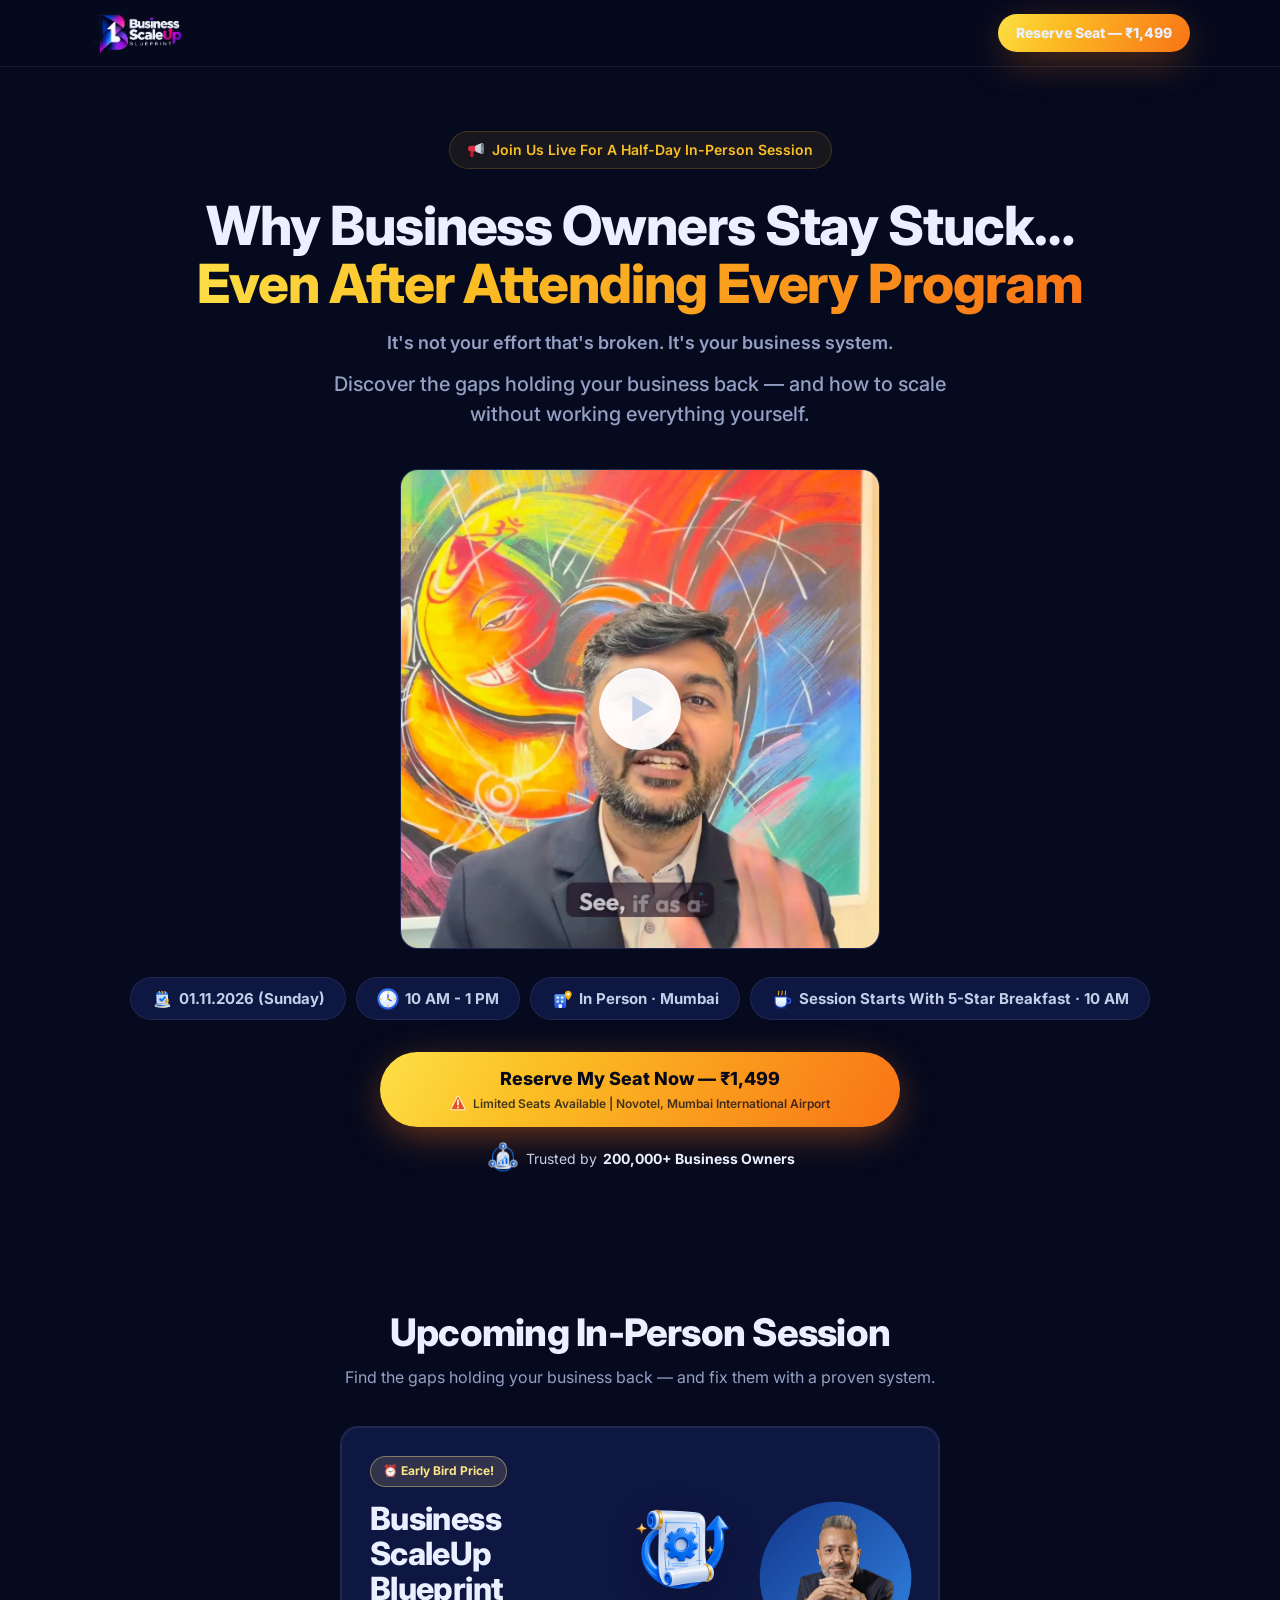
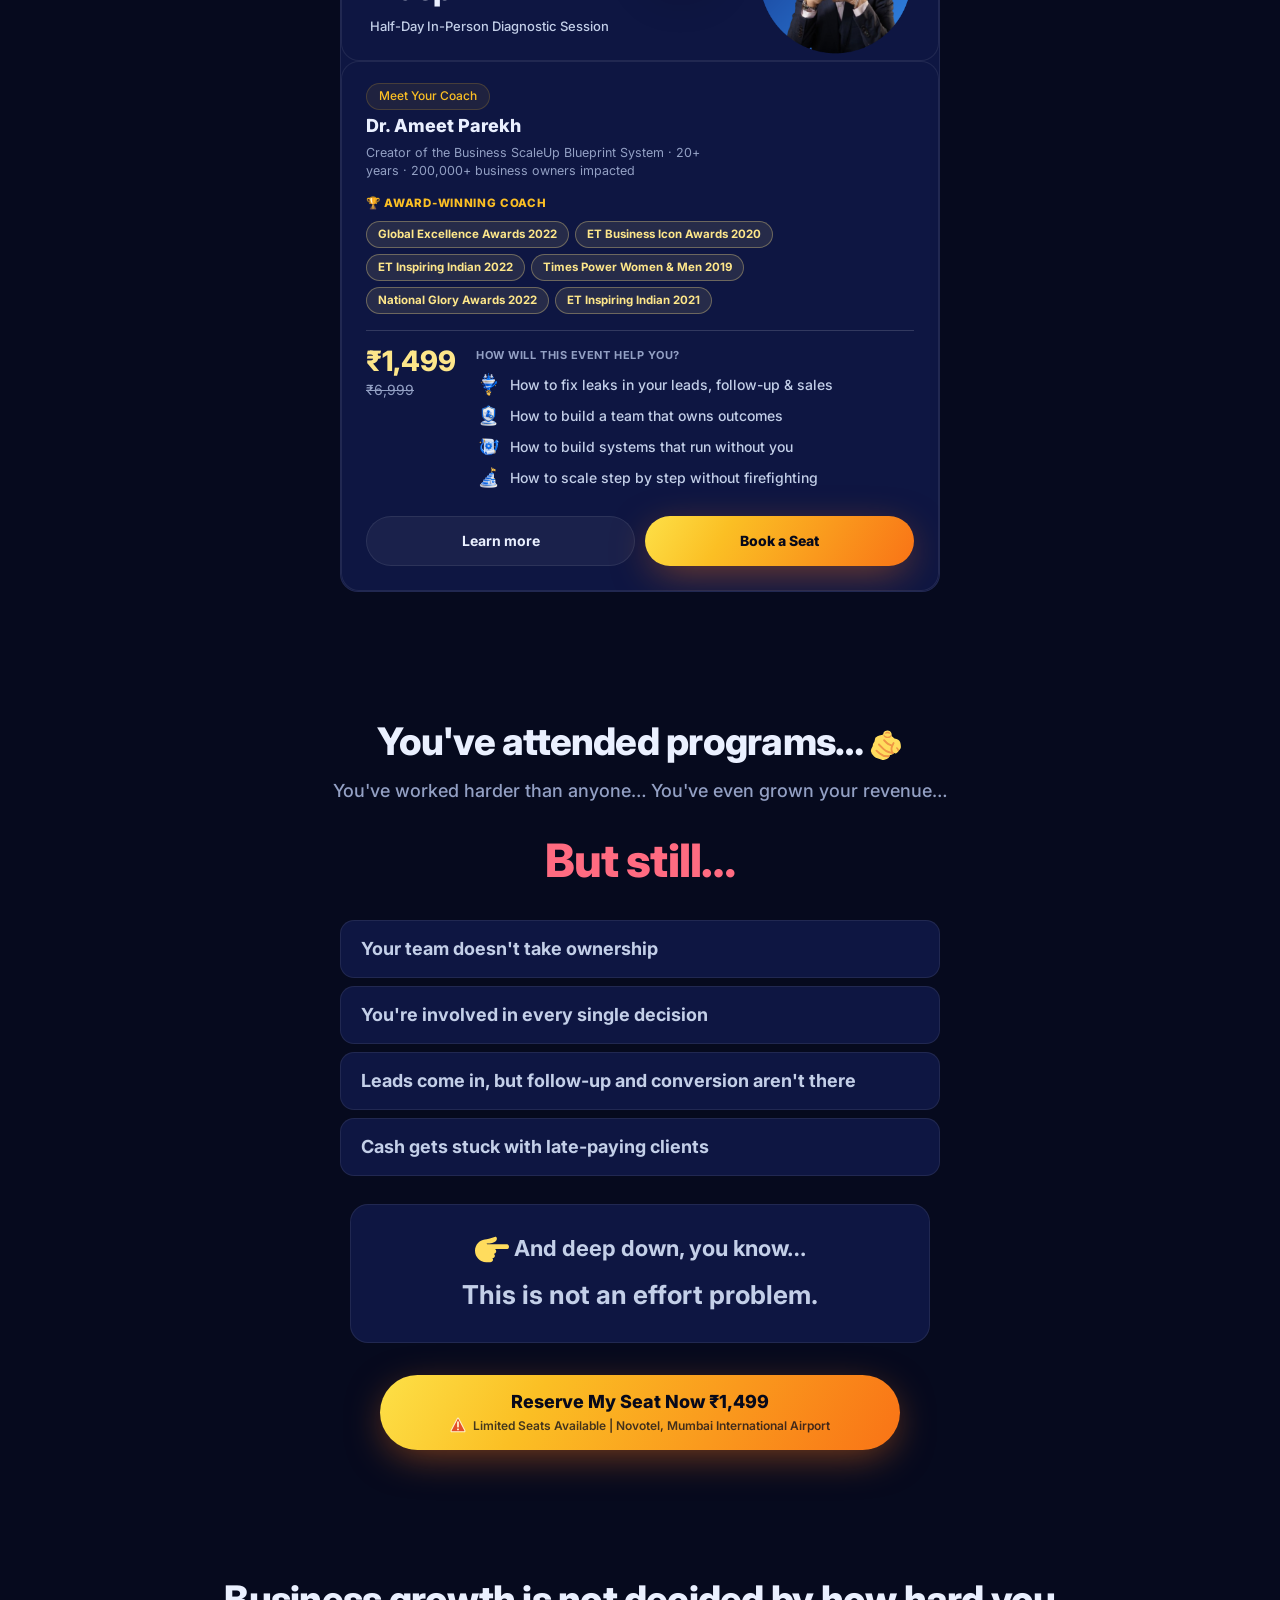
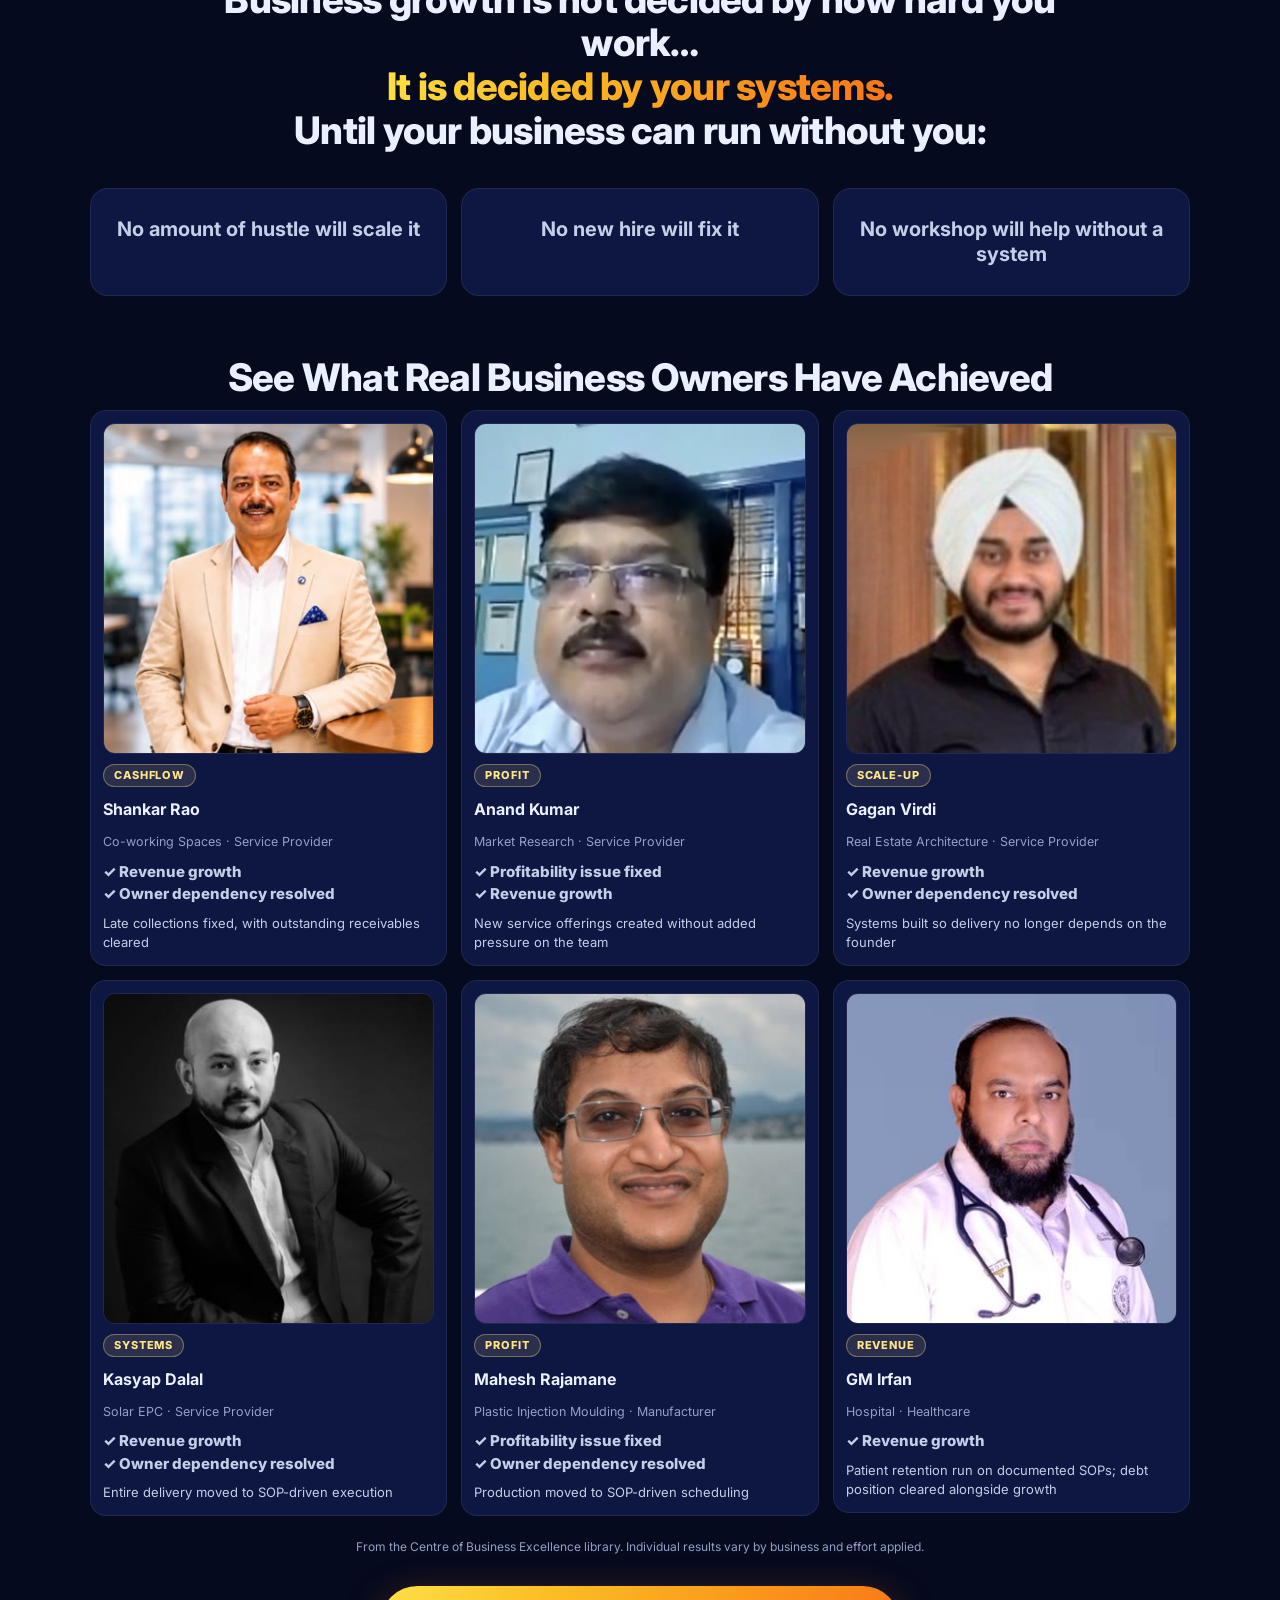
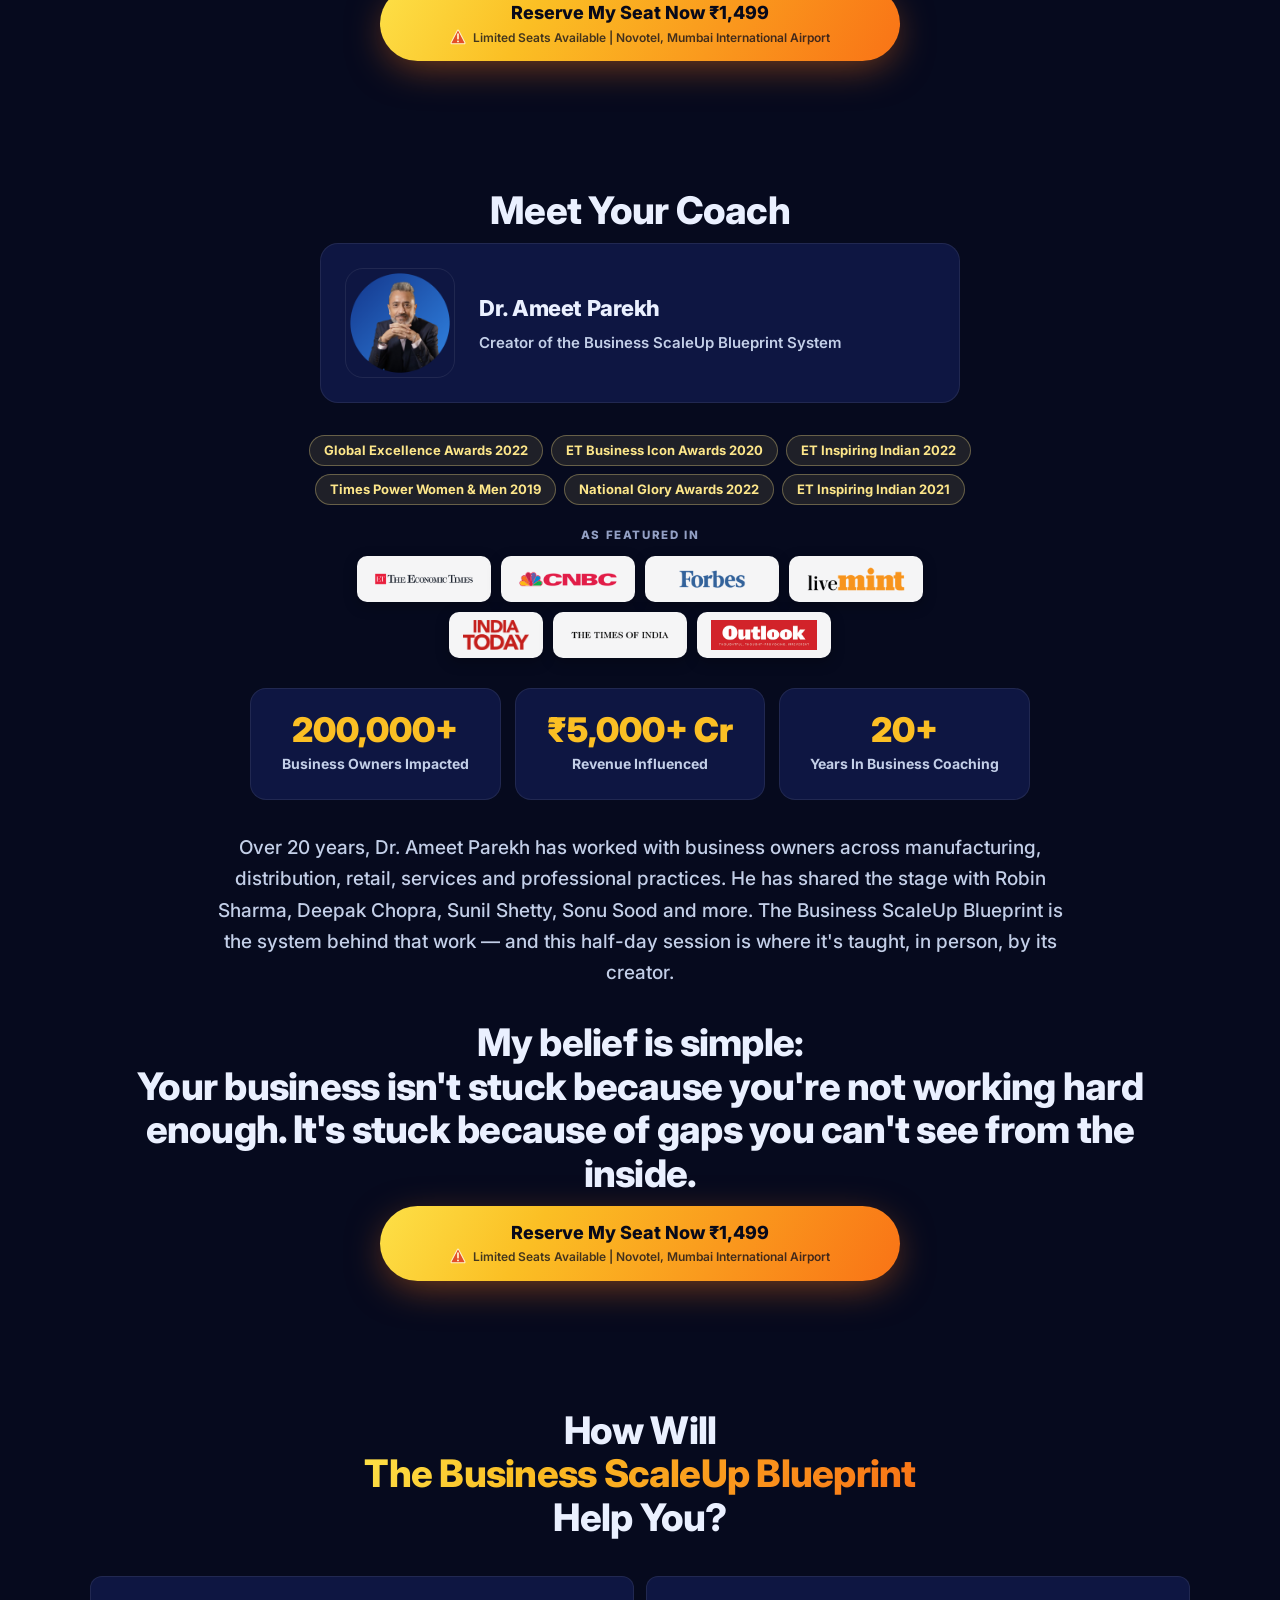
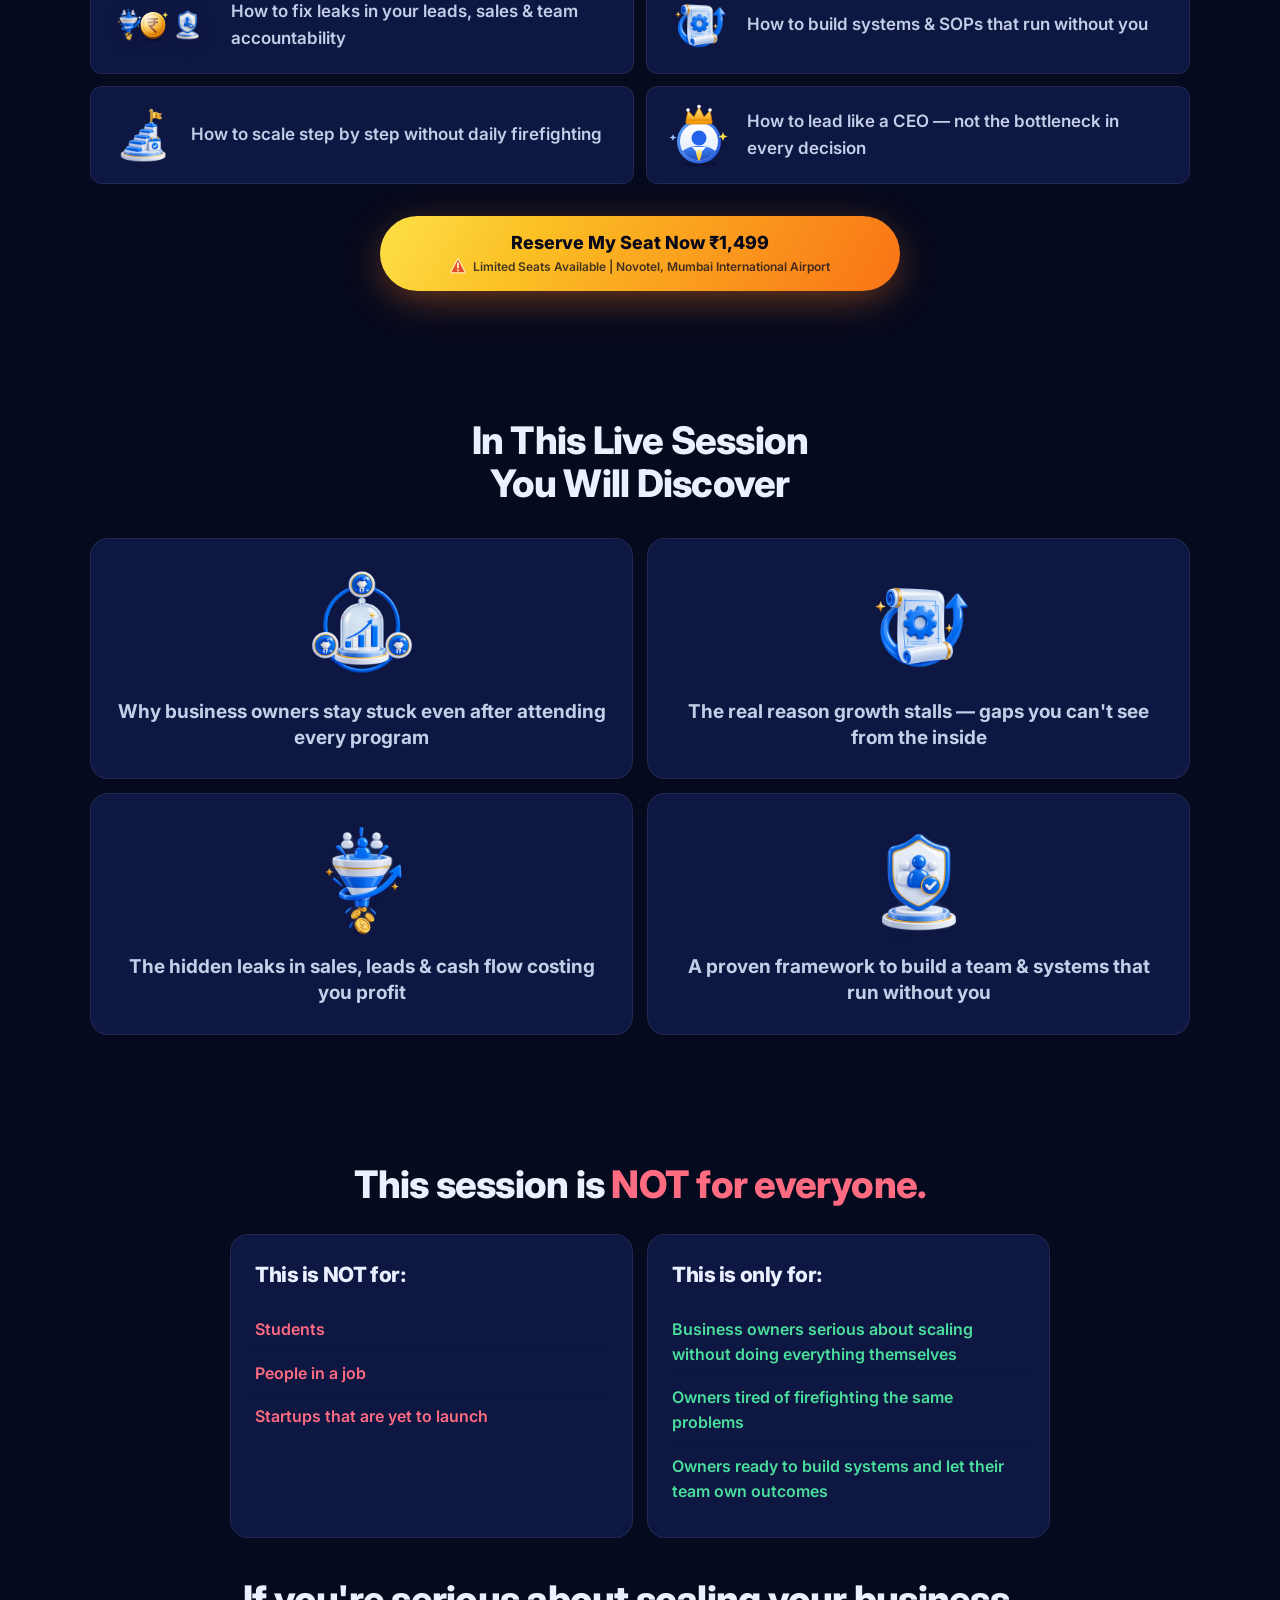
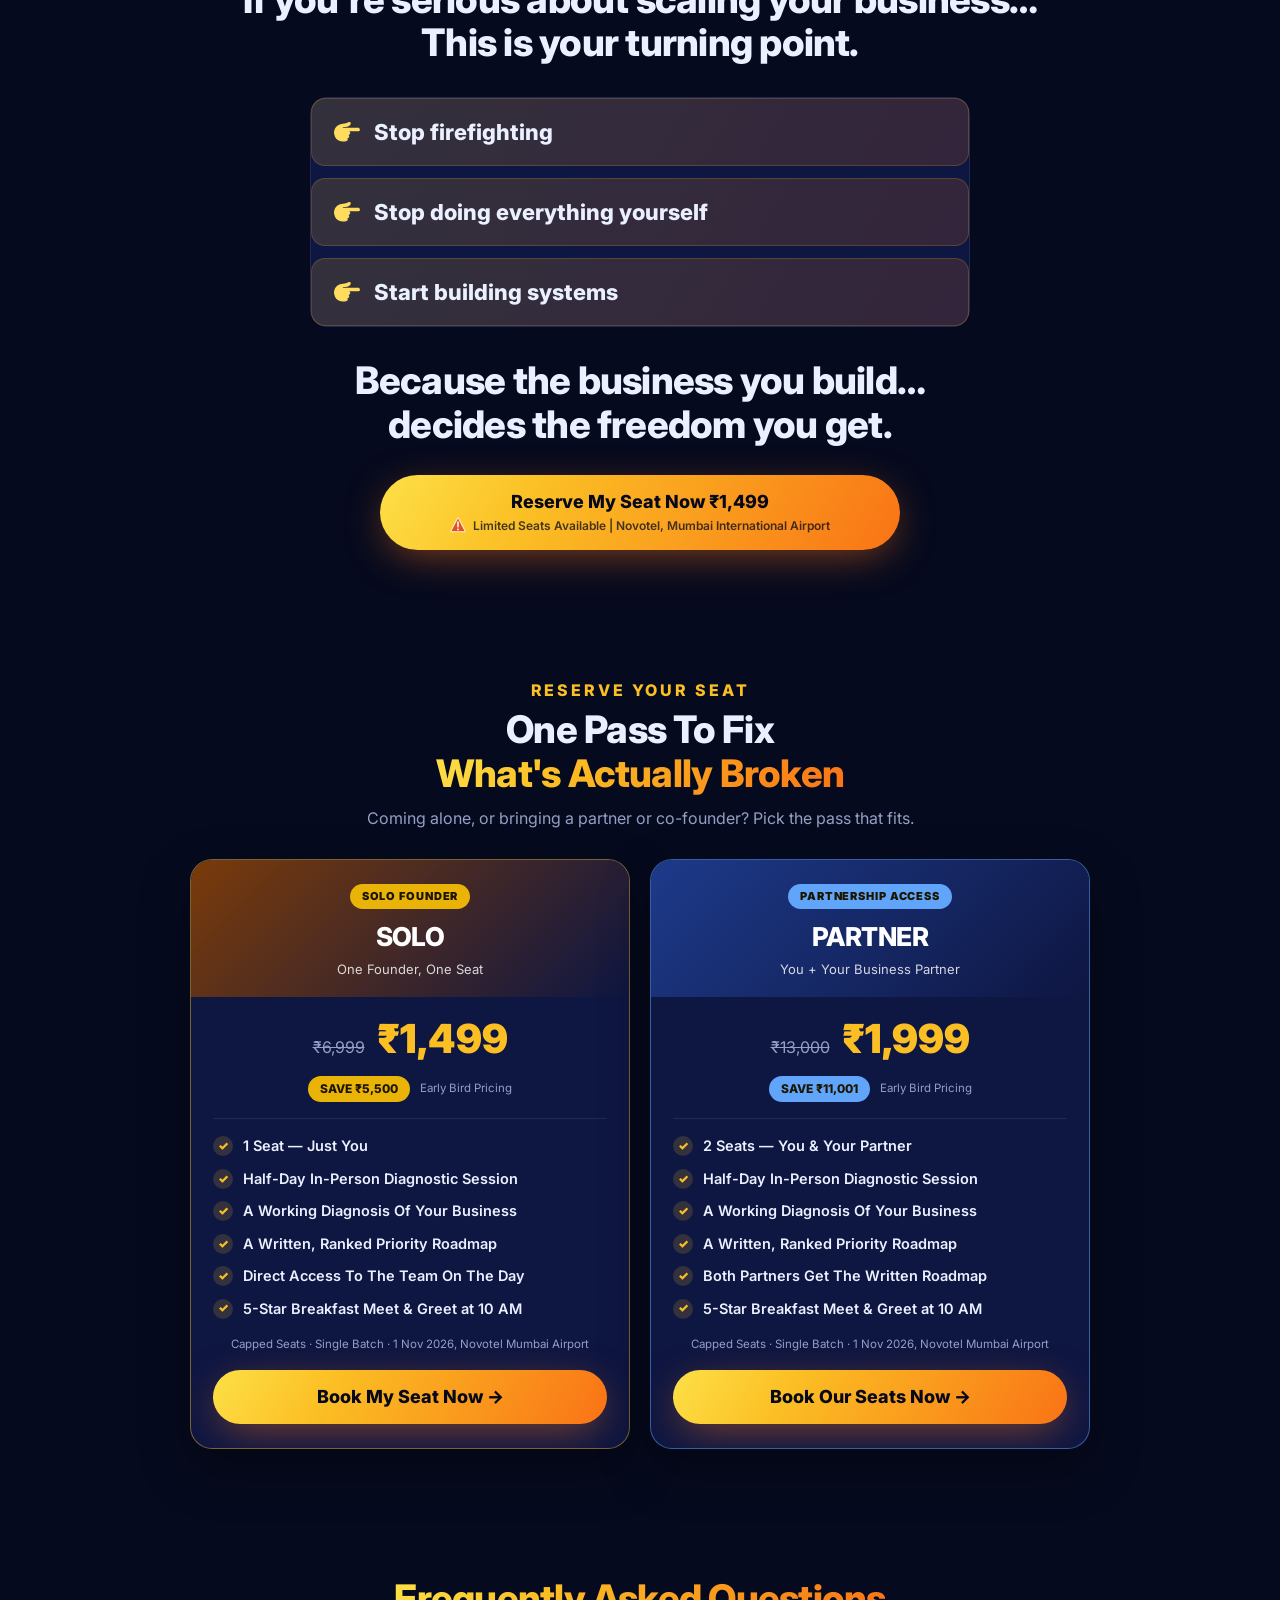
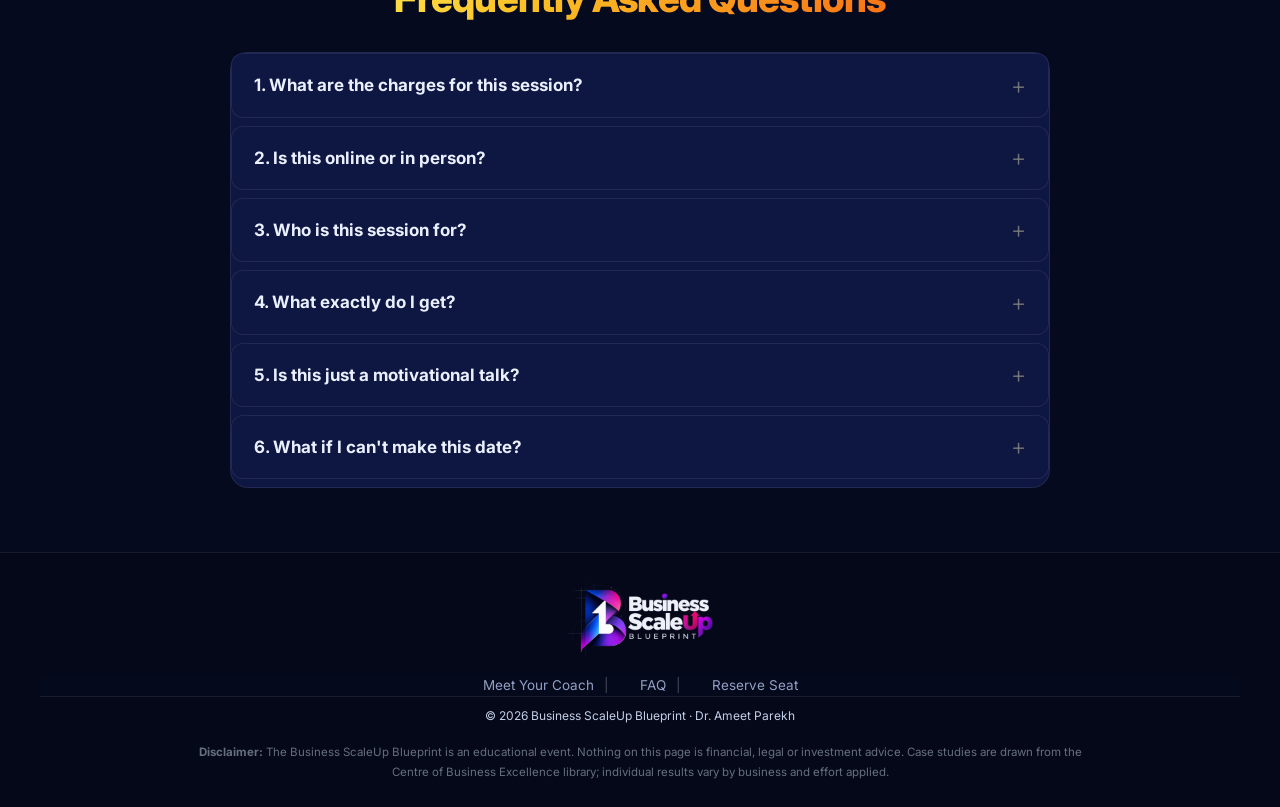
<file: ads.html>
<!doctype html>
<html lang="en">
<head>
  <meta charset="utf-8">
  <meta name="viewport" content="width=device-width, initial-scale=1">
  <title>Business ScaleUp Blueprint — Mumbai | Reserve Your Seat</title>
  <meta name="description" content="A half-day in-person diagnostic session in Mumbai on 1 Nov 2026 — find the gaps holding your business back and scale without working everything yourself.">
  <link rel="icon" href="assets/favicon.png">
  <link rel="preload" href="assets/vsl-poster.webp" as="image" fetchpriority="high">
  <link rel="stylesheet" href="css/style.css">
  <link rel="stylesheet" href="css/theme.css?v=5">
  <!-- Small emoji graphics (megaphone, warning, pointing hands) are Twemoji, CC-BY 4.0 (https://github.com/twitter/twemoji) -->
</head>
<body>

  <nav class="navbar">
    <div class="nav-inner">
      <span class="nav-logo"><img class="logo-full" src="assets/logo.png" alt="Business ScaleUp Blueprint"></span>
      <a class="nav-cta" href="#passes">Reserve Seat — ₹1,499</a>
    </div>
  </nav>

  <main id="main">

    <section class="hero section">
      <div class="wrap">
        <p class="eyebrow-pill"><img src="assets/megaphone.svg" alt="">Join Us Live For A Half-Day In-Person Session</p>
        <h1>Why Business Owners Stay Stuck…<br><span class="text-blue">Even After Attending Every Program</span></h1>
        <p class="subline">It's not your effort that's broken. It's your business system.</p>
        <p class="lead">Discover the gaps holding your business back — and how to scale without working everything yourself.</p>
        <button class="video-card" type="button" aria-label="Play video" data-video>
          <img src="assets/vsl-poster.webp" alt="Watch: why business owners stay stuck" width="1080" height="1080" fetchpriority="high">
          <span class="play">▶</span>
        </button>
        <div class="event-pills">
          <span><img src="assets/generated/session-calendar.png" alt=""><span>01.11.2026 (Sunday)</span></span>
          <span><img src="assets/generated/session-clock.svg" alt=""><span>10 AM - 1 PM</span></span>
          <span><img src="assets/generated/venue.svg" alt=""><span>In Person · Mumbai</span></span>
          <span><img src="assets/generated/breakfast.svg" alt=""><span>Session Starts With 5-Star Breakfast · 10 AM</span></span>
        </div>
        <a class="cta-dark cta-block" href="#passes">
          Reserve My Seat Now — ₹1,499
          <small><img class="warn-red" src="assets/warning-red.svg" alt=""> Limited Seats Available | Novotel, Mumbai International Airport</small>
        </a>
        <p class="trusted"><img src="assets/generated/owner-community.png" alt="">Trusted by <strong>200,000+ Business Owners</strong></p>
      </div>
    </section>

    <section class="section wc-section">
      <div class="wrap">
        <h2 class="section-title">Upcoming In-Person Session</h2>
        <p class="section-sub">Find the gaps holding your business back — and fix them with a proven system.</p>
        <div class="workshop-card">
          <div class="wc-banner">
            <div class="wc-banner-content">
              <span class="wc-badge">⏰ Early Bird Price!</span>
              <h3>Business ScaleUp<br>Blueprint</h3>
              <p>Half-Day In-Person Diagnostic Session</p>
            </div>
            <img class="wc-system-art" src="assets/generated/blueprint-system.png" alt="">
            <img class="wc-coach-img" src="assets/coach.png" alt="Dr. Ameet Parekh">
          </div>
          <div class="wc-body">
            <div class="wc-mentor-row">
              <div>
                <span class="wc-label">Meet Your Coach</span>
                <p class="wc-name">Dr. Ameet Parekh</p>
                <p class="wc-cred">Creator of the Business ScaleUp Blueprint System · 20+ years · 200,000+ business owners impacted</p>
              </div>
            </div>
            <div class="wc-awards">
              <span class="wc-awards-label">🏆 Award-Winning Coach</span>
              <ul class="award-chips">
                  <li>Global Excellence Awards 2022</li>
                  <li>ET Business Icon Awards 2020</li>
                  <li>ET Inspiring Indian 2022</li>
                  <li>Times Power Women &amp; Men 2019</li>
                  <li>National Glory Awards 2022</li>
                  <li>ET Inspiring Indian 2021</li>
              </ul>
            </div>
            <hr class="wc-divider">
            <div class="wc-learn-row">
              <div class="wc-price-col">
                <span class="wc-price">₹1,499</span>
                <span class="wc-price-old">₹6,999</span>
              </div>
              <div class="wc-learn-col">
                <p class="wc-learn-title">How Will This Event Help You?</p>
                <ul class="wc-list">
                  <li><img src="assets/generated/leads-sales.png" alt="">How to fix leaks in your leads, follow-up &amp; sales</li>
                  <li><img src="assets/generated/team-shield.png" alt="">How to build a team that owns outcomes</li>
                  <li><img src="assets/generated/blueprint-system.png" alt="">How to build systems that run without you</li>
                  <li><img src="assets/generated/growth-steps.png" alt="">How to scale step by step without firefighting</li>
                </ul>
              </div>
            </div>
            <div class="wc-actions">
              <a class="btn-outline" href="#coach">Learn more</a>
              <a class="btn-dark" href="#passes">Book a Seat</a>
            </div>
          </div>
        </div>
      </div>
    </section>

    <section class="section problem">
      <div class="wrap narrow">
        <h2 class="section-title">You've attended programs… <img src="assets/point-you.svg" alt="" class="h-icon"></h2>
        <p class="center-muted">You've worked harder than anyone… You've even grown your revenue…</p>
        <h3 class="red-head">But still…</h3>
        <ul class="pain-list">
          <li>Your team doesn't take ownership</li>
          <li>You're involved in every single decision</li>
          <li>Leads come in, but follow-up and conversion aren't there</li>
          <li>Cash gets stuck with late-paying clients</li>
        </ul>
        <div class="insight-card">
          <span><img src="assets/point-right.svg" alt="" class="h-icon"> And deep down, you know…</span>
          <strong class="text-red">This is not an effort problem.</strong>
        </div>
        <a class="cta-dark cta-block" href="#passes">Reserve My Seat Now ₹1,499 <small><img class="warn-red" src="assets/warning-red.svg" alt=""> Limited Seats Available | Novotel, Mumbai International Airport</small></a>
      </div>
    </section>

    <section class="section proof">
      <div class="wrap">
        <h2 class="section-title proof-title">Business growth is not decided by how hard you work…<br><span class="text-blue">It is decided by your systems.</span><br>Until your business can run without you:</h2>
        <div class="three-cards">
          <article class="proof-card">No amount of hustle will scale it</article>
          <article class="proof-card">No new hire will fix it</article>
          <article class="proof-card">No workshop will help without a system</article>
        </div>
        <h2 class="section-title">See What Real Business Owners Have Achieved</h2>
        <div class="testimonials-grid">
          <figure class="case-card"><img src="assets/case-shankar-rao.jpg" alt="Shankar Rao" loading="lazy" width="340" height="340"><span class="case-tag">Cashflow</span><strong class="case-name">Shankar Rao</strong><span class="case-sector">Co-working Spaces · Service Provider</span><span class="case-growth"><span class="case-outcome">✓ Revenue growth</span><span class="case-outcome">✓ Owner dependency resolved</span></span><span class="case-note">Late collections fixed, with outstanding receivables cleared</span></figure>
          <figure class="case-card"><img src="assets/case-anand-kumar.jpg" alt="Anand Kumar" loading="lazy" width="340" height="340"><span class="case-tag">Profit</span><strong class="case-name">Anand Kumar</strong><span class="case-sector">Market Research · Service Provider</span><span class="case-growth"><span class="case-outcome">✓ Profitability issue fixed</span><span class="case-outcome">✓ Revenue growth</span></span><span class="case-note">New service offerings created without added pressure on the team</span></figure>
          <figure class="case-card"><img src="assets/case-gagan-virdi.jpg" alt="Gagan Virdi" loading="lazy" width="340" height="340"><span class="case-tag">Scale-Up</span><strong class="case-name">Gagan Virdi</strong><span class="case-sector">Real Estate Architecture · Service Provider</span><span class="case-growth"><span class="case-outcome">✓ Revenue growth</span><span class="case-outcome">✓ Owner dependency resolved</span></span><span class="case-note">Systems built so delivery no longer depends on the founder</span></figure>
          <figure class="case-card"><img src="assets/case-kasyap-dalal.jpg" alt="Kasyap Dalal" loading="lazy" width="340" height="340"><span class="case-tag">Systems</span><strong class="case-name">Kasyap Dalal</strong><span class="case-sector">Solar EPC · Service Provider</span><span class="case-growth"><span class="case-outcome">✓ Revenue growth</span><span class="case-outcome">✓ Owner dependency resolved</span></span><span class="case-note">Entire delivery moved to SOP-driven execution</span></figure>
          <figure class="case-card"><img src="assets/case-mahesh-rajamane.jpg" alt="Mahesh Rajamane" loading="lazy" width="340" height="340"><span class="case-tag">Profit</span><strong class="case-name">Mahesh Rajamane</strong><span class="case-sector">Plastic Injection Moulding · Manufacturer</span><span class="case-growth"><span class="case-outcome">✓ Profitability issue fixed</span><span class="case-outcome">✓ Owner dependency resolved</span></span><span class="case-note">Production moved to SOP-driven scheduling</span></figure>
          <figure class="case-card"><img src="assets/case-gm-irfan.jpg" alt="GM Irfan" loading="lazy" width="340" height="340"><span class="case-tag">Revenue</span><strong class="case-name">GM Irfan</strong><span class="case-sector">Hospital · Healthcare</span><span class="case-growth"><span class="case-outcome">✓ Revenue growth</span></span><span class="case-note">Patient retention run on documented SOPs; debt position cleared alongside growth</span></figure>
        </div>
        <p class="case-foot">From the Centre of Business Excellence library. Individual results vary by business and effort applied.</p>
        <a class="cta-dark cta-block" href="#passes">Reserve My Seat Now ₹1,499 <small><img class="warn-red" src="assets/warning-red.svg" alt=""> Limited Seats Available | Novotel, Mumbai International Airport</small></a>
      </div>
    </section>

    <section class="section coach" id="coach">
      <div class="wrap">
        <h2 class="section-title">Meet Your Coach</h2>
        <div class="coach-card">
          <img class="coach-photo" src="assets/coach.png" alt="Dr. Ameet Parekh" loading="lazy" width="1024" height="1024">
          <div class="coach-info">
            <h3>Dr. Ameet Parekh</h3>
            <p class="coach-cert">Creator of the Business ScaleUp Blueprint System</p>
          </div>
        </div>
        <div class="coach-awards">
          <ul class="award-chips">
              <li>Global Excellence Awards 2022</li>
              <li>ET Business Icon Awards 2020</li>
              <li>ET Inspiring Indian 2022</li>
              <li>Times Power Women &amp; Men 2019</li>
              <li>National Glory Awards 2022</li>
              <li>ET Inspiring Indian 2021</li>
          </ul>
        </div>
        <div class="media-feature">
          <p class="media-label">As Featured In</p>
          <div class="media-line"><span class="media-logo"><img src="assets/media/the-economic-times.png" alt="The Economic Times" loading="lazy"></span><span class="media-logo"><img src="assets/media/cnbc.png" alt="CNBC" loading="lazy"></span><span class="media-logo"><img src="assets/media/forbes.png" alt="Forbes" loading="lazy"></span><span class="media-logo"><img src="assets/media/livemint.png" alt="Livemint" loading="lazy"></span></div>
          <div class="media-line"><span class="media-logo"><img src="assets/media/india-today.png" alt="India Today" loading="lazy"></span><span class="media-logo"><img src="assets/media/times-of-india.png" alt="Times Of India" loading="lazy"></span><span class="media-logo"><img src="assets/media/outlook.png" alt="Outlook" loading="lazy"></span></div>
        </div>
        <div class="stats-row">
          <div class="stat-card"><strong>200,000+</strong><span>Business Owners Impacted</span></div>
          <div class="stat-card"><strong>₹5,000+ Cr</strong><span>Revenue Influenced</span></div>
          <div class="stat-card"><strong>20+</strong><span>Years In Business Coaching</span></div>
        </div>
        <p class="coach-bio">Over 20 years, Dr. Ameet Parekh has worked with business owners across manufacturing, distribution, retail, services and professional practices. He has shared the stage with Robin Sharma, Deepak Chopra, Sunil Shetty, Sonu Sood and more. The Business ScaleUp Blueprint is the system behind that work — and this half-day session is where it's taught, in person, by its creator.</p>
        <h2 class="section-title">My belief is simple:<br>Your business isn't stuck because you're not working hard enough. It's stuck because of gaps you can't see from the inside.</h2>
        <a class="cta-dark cta-block" href="#passes">Reserve My Seat Now ₹1,499 <small><img class="warn-red" src="assets/warning-red.svg" alt=""> Limited Seats Available | Novotel, Mumbai International Airport</small></a>
      </div>
    </section>

    <section class="section learn">
      <div class="wrap">
        <h2 class="section-title">How Will<br><span class="text-blue">The Business ScaleUp Blueprint</span><br>Help You?</h2>
        <div class="learn-grid">
          <div>
            <span class="concept-icons" aria-hidden="true">
              <img src="assets/generated/leads-sales.png" alt="">
              <img src="assets/generated/rupee-coin.svg" alt="">
              <img src="assets/generated/team-shield.png" alt="">
            </span>
            How to fix leaks in your leads, sales &amp; team accountability
          </div>
          <div><img src="assets/generated/blueprint-system.png" alt="" class="concept-icon">How to build systems &amp; SOPs that run without you</div>
          <div><img src="assets/generated/growth-steps.png" alt="" class="concept-icon">How to scale step by step without daily firefighting</div>
          <div><img src="assets/generated/ceo-leader.svg" alt="" class="concept-icon">How to lead like a CEO — not the bottleneck in every decision</div>
        </div>
        <a class="cta-dark cta-block" href="#passes">Reserve My Seat Now ₹1,499 <small><img class="warn-red" src="assets/warning-red.svg" alt=""> Limited Seats Available | Novotel, Mumbai International Airport</small></a>
      </div>
    </section>

    <section class="section discover">
      <div class="wrap">
        <h2 class="section-title">In This Live Session<br>You Will Discover</h2>
        <div class="discover-grid">
          <div class="discover-card"><img src="assets/generated/owner-community.png" alt="">Why business owners stay stuck even after attending every program</div>
          <div class="discover-card"><img src="assets/generated/blueprint-system.png" alt="">The real reason growth stalls — gaps you can't see from the inside</div>
          <div class="discover-card"><img src="assets/generated/leads-sales.png" alt="">The hidden leaks in sales, leads &amp; cash flow costing you profit</div>
          <div class="discover-card"><img src="assets/generated/team-shield.png" alt="">A proven framework to build a team &amp; systems that run without you</div>
        </div>
      </div>
    </section>

    <section class="section fit">
      <div class="wrap">
        <h2 class="section-title">This session is <span class="text-red">NOT for everyone.</span></h2>
        <div class="fit-grid">
          <article class="fit-card fit-no">
            <h3>This is NOT for:</h3>
            <ul>
              <li>Students</li>
              <li>People in a job</li>
              <li>Startups that are yet to launch</li>
            </ul>
          </article>
          <article class="fit-card fit-yes">
            <h3>This is only for:</h3>
            <ul>
              <li>Business owners serious about scaling without doing everything themselves</li>
              <li>Owners tired of firefighting the same problems</li>
              <li>Owners ready to build systems and let their team own outcomes</li>
            </ul>
          </article>
        </div>
        <h2 class="section-title">If you're serious about scaling your business…<br>This is your turning point.</h2>
        <div class="steps-list">
          <a href="#passes"><img src="assets/point-right.svg" alt="" class="steps-icon">Stop firefighting</a>
          <a href="#passes"><img src="assets/point-right.svg" alt="" class="steps-icon">Stop doing everything yourself</a>
          <a href="#passes"><img src="assets/point-right.svg" alt="" class="steps-icon">Start building systems</a>
        </div>
        <h2 class="section-title">Because the business you build…<br>decides the freedom you get.</h2>
        <a class="cta-dark cta-block" href="#passes">Reserve My Seat Now ₹1,499 <small><img class="warn-red" src="assets/warning-red.svg" alt=""> Limited Seats Available | Novotel, Mumbai International Airport</small></a>
      </div>
    </section>

    <section class="section passes" id="passes">
      <div class="wrap">
        <p class="eyebrow">Reserve Your Seat</p>
        <h2 class="section-title">One Pass To Fix<br><span class="text-blue">What's Actually Broken</span></h2>
        <p class="section-sub">Coming alone, or bringing a partner or co-founder? Pick the pass that fits.</p>
        <div class="pass-grid">
          <article class="pass-card pass-solo">
            <div class="pass-head">
              <span class="pass-badge">Solo Founder</span>
              <h3>Solo</h3>
              <p>One Founder, One Seat</p>
            </div>
            <div class="pass-body">
              <div class="pass-price"><s>₹6,999</s><strong>₹1,499</strong></div>
              <div class="pass-save"><b>Save ₹5,500</b><span>Early Bird Pricing</span></div>
              <ul class="pass-list">
            <li>1 Seat — Just You</li>
            <li>Half-Day In-Person Diagnostic Session</li>
            <li>A Working Diagnosis Of Your Business</li>
            <li>A Written, Ranked Priority Roadmap</li>
            <li>Direct Access To The Team On The Day</li>
            <li>5-Star Breakfast Meet &amp; Greet at 10 AM</li>
              </ul>
              <p class="pass-note">Capped Seats · Single Batch · 1 Nov 2026, Novotel Mumbai Airport</p>
              <a class="cta-dark cta-block" href="#passes" data-lead-trigger data-pass="solo">Book My Seat Now →</a>
            </div>
          </article>
          <article class="pass-card pass-partner">
            <div class="pass-head">
              <span class="pass-badge">Partnership Access</span>
              <h3>Partner</h3>
              <p>You + Your Business Partner</p>
            </div>
            <div class="pass-body">
              <div class="pass-price"><s>₹13,000</s><strong>₹1,999</strong></div>
              <div class="pass-save"><b>Save ₹11,001</b><span>Early Bird Pricing</span></div>
              <ul class="pass-list">
            <li>2 Seats — You &amp; Your Partner</li>
            <li>Half-Day In-Person Diagnostic Session</li>
            <li>A Working Diagnosis Of Your Business</li>
            <li>A Written, Ranked Priority Roadmap</li>
            <li>Both Partners Get The Written Roadmap</li>
            <li>5-Star Breakfast Meet &amp; Greet at 10 AM</li>
              </ul>
              <p class="pass-note">Capped Seats · Single Batch · 1 Nov 2026, Novotel Mumbai Airport</p>
              <a class="cta-dark cta-block" href="#passes" data-lead-trigger data-pass="partner">Book Our Seats Now →</a>
            </div>
          </article>
        </div>
      </div>
    </section>

    <section class="section faq" id="faq">
      <div class="wrap">
        <h2 class="section-title"><span class="text-blue">Frequently Asked Questions</span></h2>
        <div class="accordion">
          <details><summary>1. What are the charges for this session?</summary><p>The early bird price is ₹1,499 for one seat. A two-seat option (you and your partner) is available at ₹1,999.</p></details>
          <details><summary>2. Is this online or in person?</summary><p>Fully in person, at the Novotel, Mumbai International Airport, Mumbai, on one date — 1st November 2026.<br><br>The session starts at 10 AM with a 5-Star Breakfast Meet &amp; Greet, followed by the main diagnostic, and ends at 1:00 PM. It's not a webinar, and there's no recording sold afterward.</p></details>
          <details><summary>3. Who is this session for?</summary><p>This is perfect for:<br><br>✔️ Owner-run businesses of any nature or industry looking to scale and grow fast<br>✔️ Owners whose team doesn't take ownership and who are involved in every decision<br>✔️ Owners facing weak lead conversion, late payments or shrinking profits</p></details>
          <details><summary>4. What exactly do I get?</summary><p>A half day in the room, live and practical — covering sales, team, money, systems and marketing — plus direct access to the team to ask your own questions, and a written priority roadmap to take home.</p></details>
          <details><summary>5. Is this just a motivational talk?</summary><p>No.<br><br>Everything in this session comes from what real business owners told us was actually broken — not generic advice — backed by verified case studies from the Centre of Business Excellence library.</p></details>
          <details><summary>6. What if I can't make this date?</summary><p>Right now, only one Mumbai date is planned. There's no confirmed repeat date yet.</p></details>
        </div>
      </div>
    </section>

  </main>

  <footer>
    <img class="footer-logo" src="assets/logo.png" alt="Business ScaleUp Blueprint" loading="lazy">
    <nav aria-label="Footer">
      <a href="#coach">Meet Your Coach</a>
      <a href="#faq">FAQ</a>
      <a href="#passes">Reserve Seat</a>
    </nav>
    <p>© 2026 Business ScaleUp Blueprint · Dr. Ameet Parekh</p>
  <div style="max-width:960px;margin:18px auto 0;padding:0 20px;font-size:11.5px;line-height:1.7;color:#666f7d;text-align:center"><b>Disclaimer:</b> The Business ScaleUp Blueprint is an educational event. Nothing on this page is financial, legal or investment advice. Case studies are drawn from the Centre of Business Excellence library; individual results vary by business and effort applied.</div></footer>

  <div class="modal" hidden>
    <button class="modal-close" type="button" aria-label="Close video">×</button>
    <iframe title="Session video" src="" data-src="" allow="autoplay; encrypted-media; picture-in-picture" allowfullscreen></iframe>
    <video class="modal-video" controls playsinline preload="none" poster="assets/vsl-poster.webp" hidden></video>
    <p class="video-note" hidden data-video-note>Video coming soon.</p>
  </div>

  <div class="lead-modal" hidden data-lead-modal>
    <div class="lead-dialog" role="dialog" aria-modal="true" aria-labelledby="lead-title">
      <button class="lead-close" type="button" aria-label="Close form" data-lead-close>×</button>
      <p class="lead-kicker">Limited Seats Available</p>
      <p class="lead-pass" data-lead-pass hidden></p>
      <h2 id="lead-title">This Session Is Designed Only For Serious Business Owners Looking To Scale.</h2>
      <p class="lead-copy">Please answer honestly.</p>
      <form class="lead-form" data-lead-form>
        <label>
          <span>Name*</span>
          <input type="text" name="name" autocomplete="name" required>
        </label>
        <label>
          <span>Whatsapp Number*</span>
          <input type="tel" name="whatsapp" autocomplete="tel" inputmode="tel" required>
        </label>
        <label>
          <span>Email*</span>
          <input type="email" name="email" autocomplete="email" required>
        </label>
        <label>
          <span>Your biggest challenge in business? *</span>
          <select name="challenge" required>
            <option value="Team management & hiring">Team management &amp; hiring</option>
            <option value="Sales, leads & conversion">Sales, leads &amp; conversion</option>
            <option value="Scaling operations & systems">Scaling operations &amp; systems</option>
            <option value="Owner dependency">Owner dependency</option>
            <option value="Cash flow & payment collection">Cash flow &amp; payment collection</option>
          </select>
        </label>
        <label class="serious-check">
          <input type="checkbox" name="serious" value="Yes" required>
          <span>Yes (I’m serious)</span>
        </label>
        <p class="lead-error" data-lead-error role="alert" hidden></p>
        <button class="lead-submit" type="submit" data-lead-submit>Reserve My Seat Now ₹1,499</button>
      </form>
    </div>
  </div>

  <script type="module" src="script/script.js?v=5"></script>
</body>
</html>
</file>
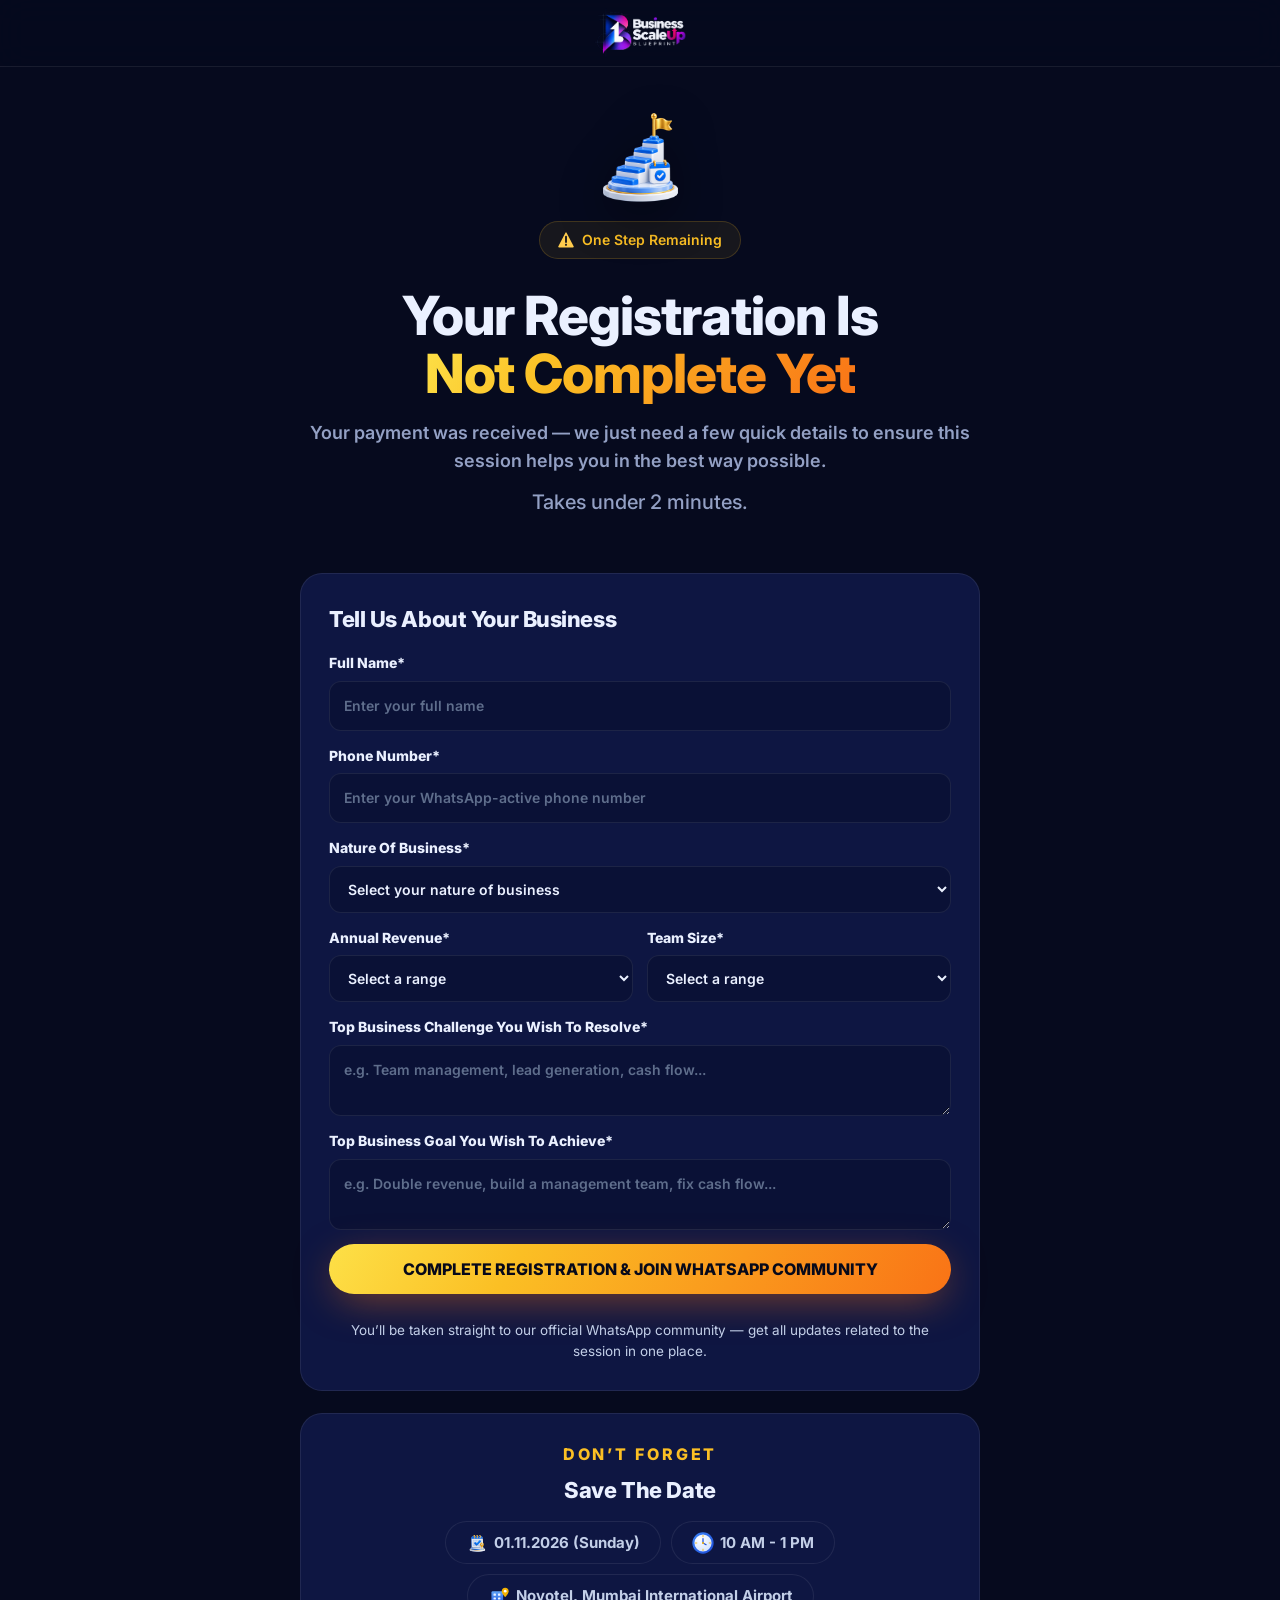
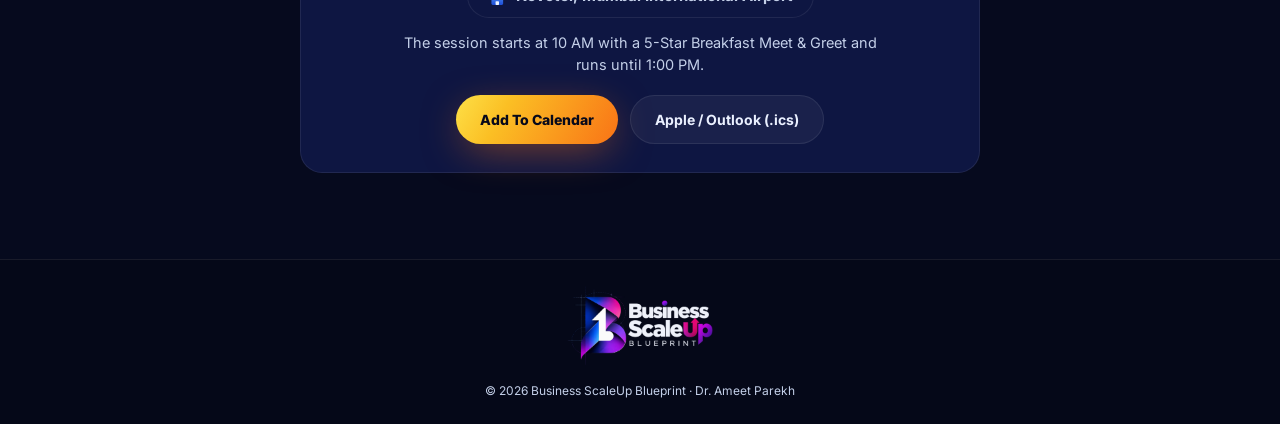
<file: thank-you.html>
<!doctype html>
<html lang="en">
<head>
  <meta charset="utf-8">
  <meta name="viewport" content="width=device-width, initial-scale=1">
  <meta name="robots" content="noindex, nofollow">
  <title>Registration Pending — Business ScaleUp Blueprint</title>
  <link rel="icon" href="assets/favicon.png">
  <link rel="stylesheet" href="css/style.css">
  <link rel="stylesheet" href="css/theme.css?v=1">
  <link rel="stylesheet" href="css/thankyou.css?v=2">
</head>
<body>

  <nav class="navbar">
    <div class="nav-inner ty-nav">
      <span class="nav-logo"><img class="logo-full" src="assets/logo.png" alt="Business ScaleUp Blueprint"></span>
    </div>
  </nav>

  <main id="main">

    <section class="hero section ty-hero">
      <div class="wrap narrow">
        <img class="ty-icon" src="assets/generated/growth-steps.png" alt="">
        <p class="eyebrow-pill"><img src="assets/warning.svg" alt="">One Step Remaining</p>
        <h1>Your Registration Is<br><span class="text-blue">Not Complete Yet</span></h1>
        <p class="subline">Your payment was received — we just need a few quick details to ensure this session helps you in the best way possible.</p>
        <p class="lead">Takes under 2 minutes.</p>
      </div>
    </section>

    <section class="section ty-section">
      <div class="wrap narrow">

        <div class="ty-card" id="details-card">
          <h2>Tell Us About Your Business</h2>
          <form class="lead-form" id="details-form" novalidate>
            <label>
              <span>Full Name*</span>
              <input type="text" name="fullName" autocomplete="name" placeholder="Enter your full name" required>
            </label>
            <label>
              <span>Phone Number*</span>
              <input type="tel" name="phoneNumber" autocomplete="tel" inputmode="tel" placeholder="Enter your WhatsApp-active phone number" required>
            </label>
            <label>
              <span>Nature Of Business*</span>
              <select name="natureOfBusiness" required>
                <option value="" disabled selected>Select your nature of business</option>
                <option value="Distributor">Distributor</option>
                <option value="Manufacturer">Manufacturer</option>
                <option value="Retailer">Retailer</option>
                <option value="Professional">Professional (Dr, CA, Lawyer)</option>
                <option value="Service Provider">Service Provider</option>
                <option value="Ecommerce">Ecommerce</option>
                <option value="Export / Import">Export / Import</option>
                <option value="Dealer">Dealer</option>
                <option value="Trader">Trader</option>
                <option value="Medical Professional">Medical Professional</option>
                <option value="Hospital Owner">Hospital Owner</option>
                <option value="Real Estate Developer">Real Estate Developer</option>
                <option value="Other">Other</option>
              </select>
            </label>
            <div class="ty-grid">
              <label>
                <span>Annual Revenue*</span>
                <select name="annualRevenue" required>
                  <option value="" disabled selected>Select a range</option>
                  <option value="Under 1 Cr">Under ₹1 Cr</option>
                  <option value="1-2 Cr">₹1 Cr – ₹2 Cr</option>
                  <option value="2-5 Cr">₹2 Cr – ₹5 Cr</option>
                  <option value="5-10 Cr">₹5 Cr – ₹10 Cr</option>
                  <option value="10-25 Cr">₹10 Cr – ₹25 Cr</option>
                  <option value="25-50 Cr">₹25 Cr – ₹50 Cr</option>
                  <option value="Above 50 Cr">Above ₹50 Cr</option>
                </select>
              </label>
              <label>
                <span>Team Size*</span>
                <select name="teamSize" required>
                  <option value="" disabled selected>Select a range</option>
                  <option value="1-5">1 – 5</option>
                  <option value="6-15">6 – 15</option>
                  <option value="16-30">16 – 30</option>
                  <option value="31-50">31 – 50</option>
                  <option value="51-100">51 – 100</option>
                  <option value="100+">100+</option>
                </select>
              </label>
            </div>
            <label>
              <span>Top Business Challenge You Wish To Resolve*</span>
              <textarea name="challenge1" rows="2" placeholder="e.g. Team management, lead generation, cash flow..." required></textarea>
            </label>
            <label>
              <span>Top Business Goal You Wish To Achieve*</span>
              <textarea name="goal1" rows="2" placeholder="e.g. Double revenue, build a management team, fix cash flow..." required></textarea>
            </label>
            <p class="lead-error" id="details-error" role="alert" hidden>Please fill in all fields before submitting.</p>
            <button class="lead-submit" type="submit" id="details-submit">Complete Registration &amp; Join WhatsApp Community</button>
            <p class="ty-hint">You’ll be taken straight to our official WhatsApp community — get all updates related to the session in one place.</p>
            <p class="ty-success" id="details-success" role="status" hidden></p>
          </form>
        </div>

        <div class="ty-card ty-date">
          <p class="eyebrow">Don’t Forget</p>
          <h2>Save The Date</h2>
          <div class="event-pills">
            <span><img src="assets/generated/session-calendar.png" alt=""><span>01.11.2026 (Sunday)</span></span>
            <span><img src="assets/generated/session-clock.svg" alt=""><span>10 AM - 1 PM</span></span>
            <span><img src="assets/generated/venue.svg" alt=""><span>Novotel, Mumbai International Airport</span></span>
          </div>
          <p class="ty-date-note">The session starts at 10 AM with a 5-Star Breakfast Meet &amp; Greet and runs until 1:00 PM.</p>
          <div class="ty-actions">
            <a class="btn-dark" id="gcal-link" href="#" target="_blank" rel="noopener">Add To Calendar</a>
            <a class="btn-outline" id="ics-link" href="#">Apple / Outlook (.ics)</a>
          </div>
        </div>

      </div>
    </section>

  </main>

  <footer>
    <img class="footer-logo" src="assets/logo.png" alt="Business ScaleUp Blueprint" loading="lazy">
    <p>© 2026 Business ScaleUp Blueprint · Dr. Ameet Parekh</p>
  </footer>

  <script type="module" src="script/thankyou.js?v=4"></script>
</body>
</html>
</file>
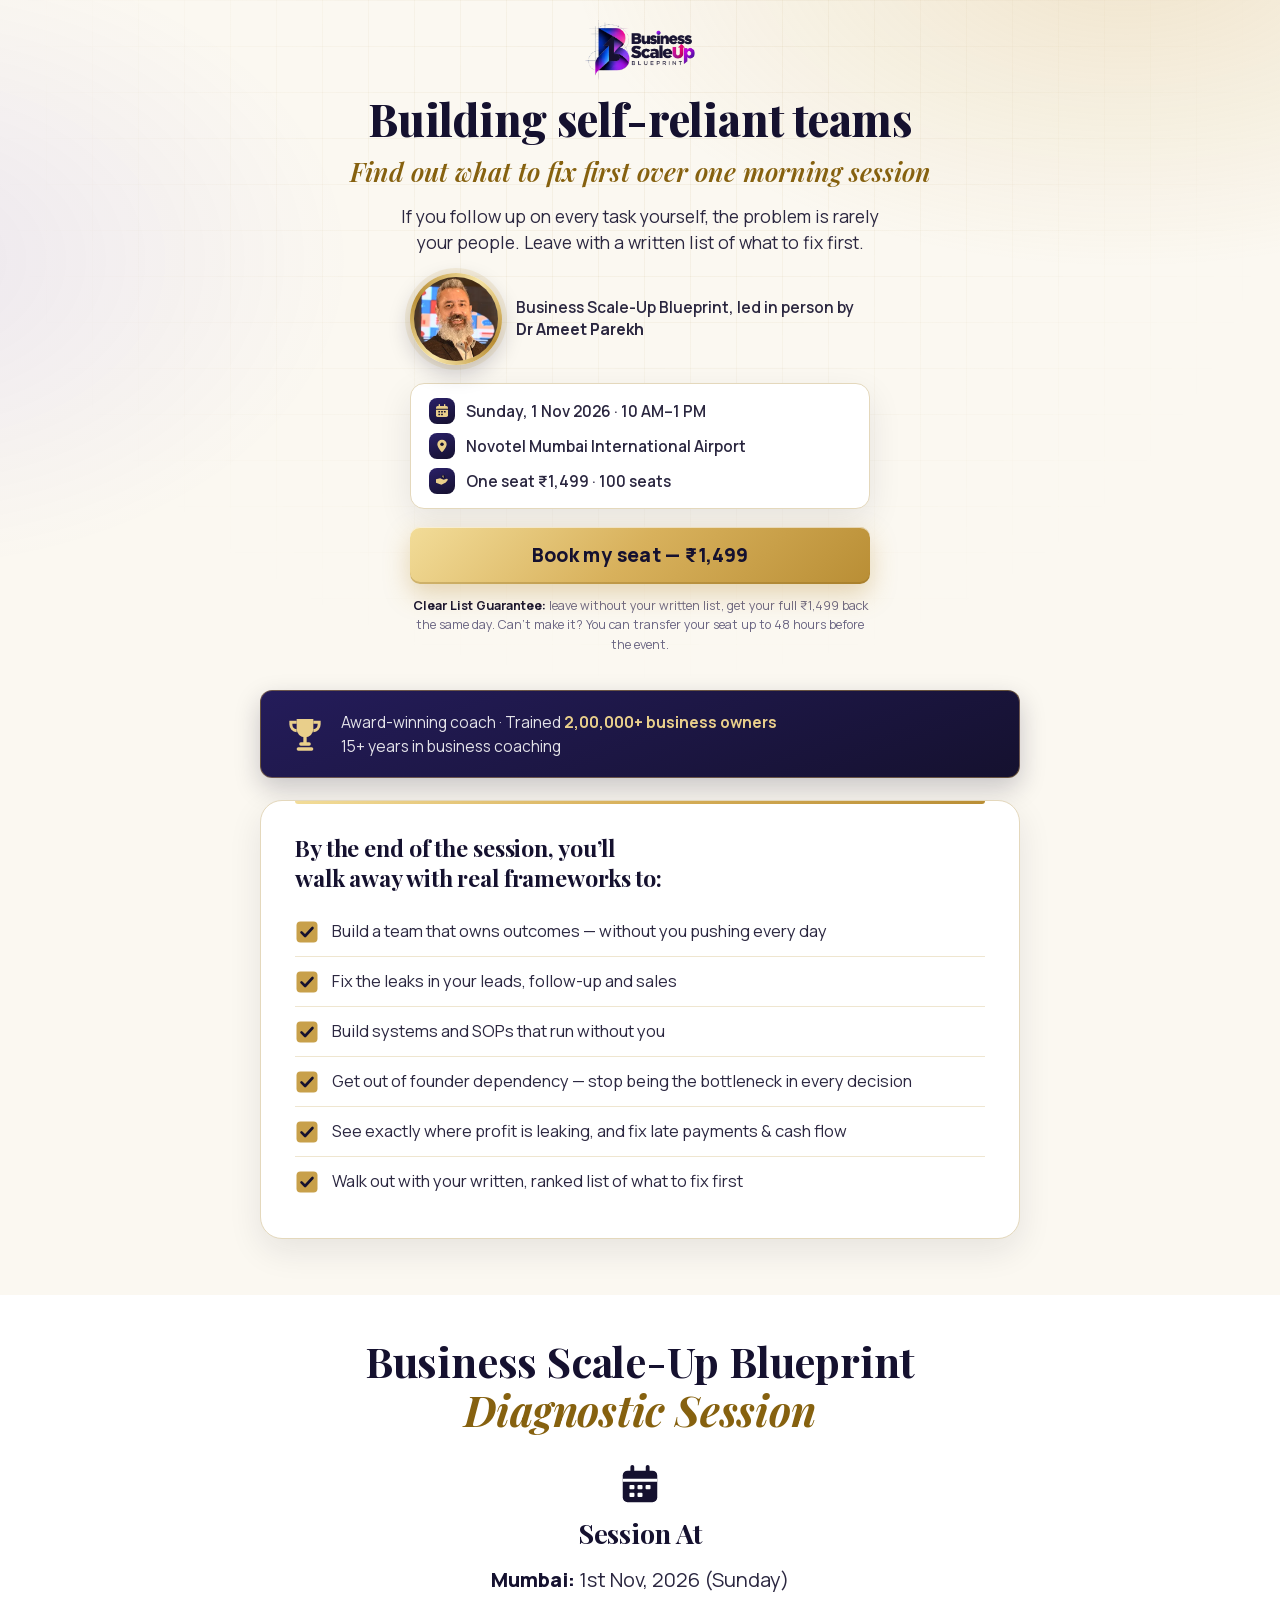
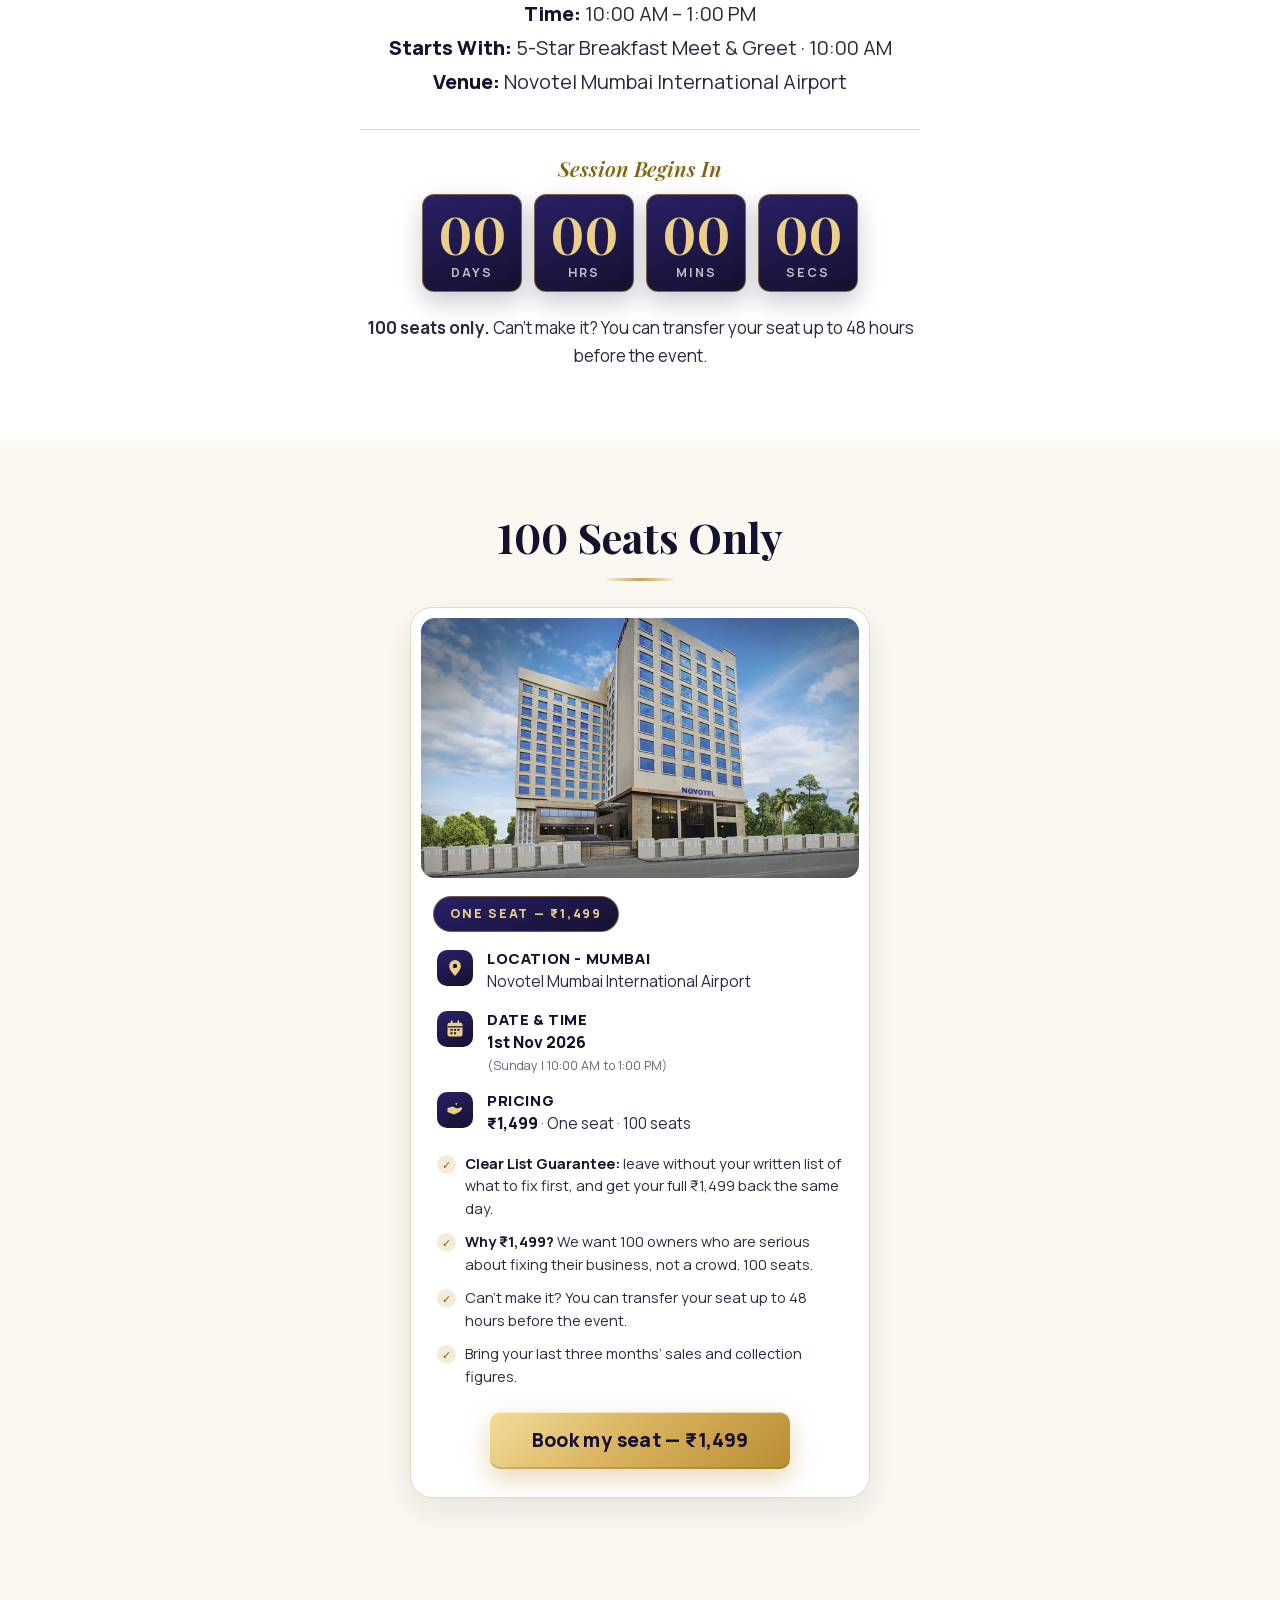
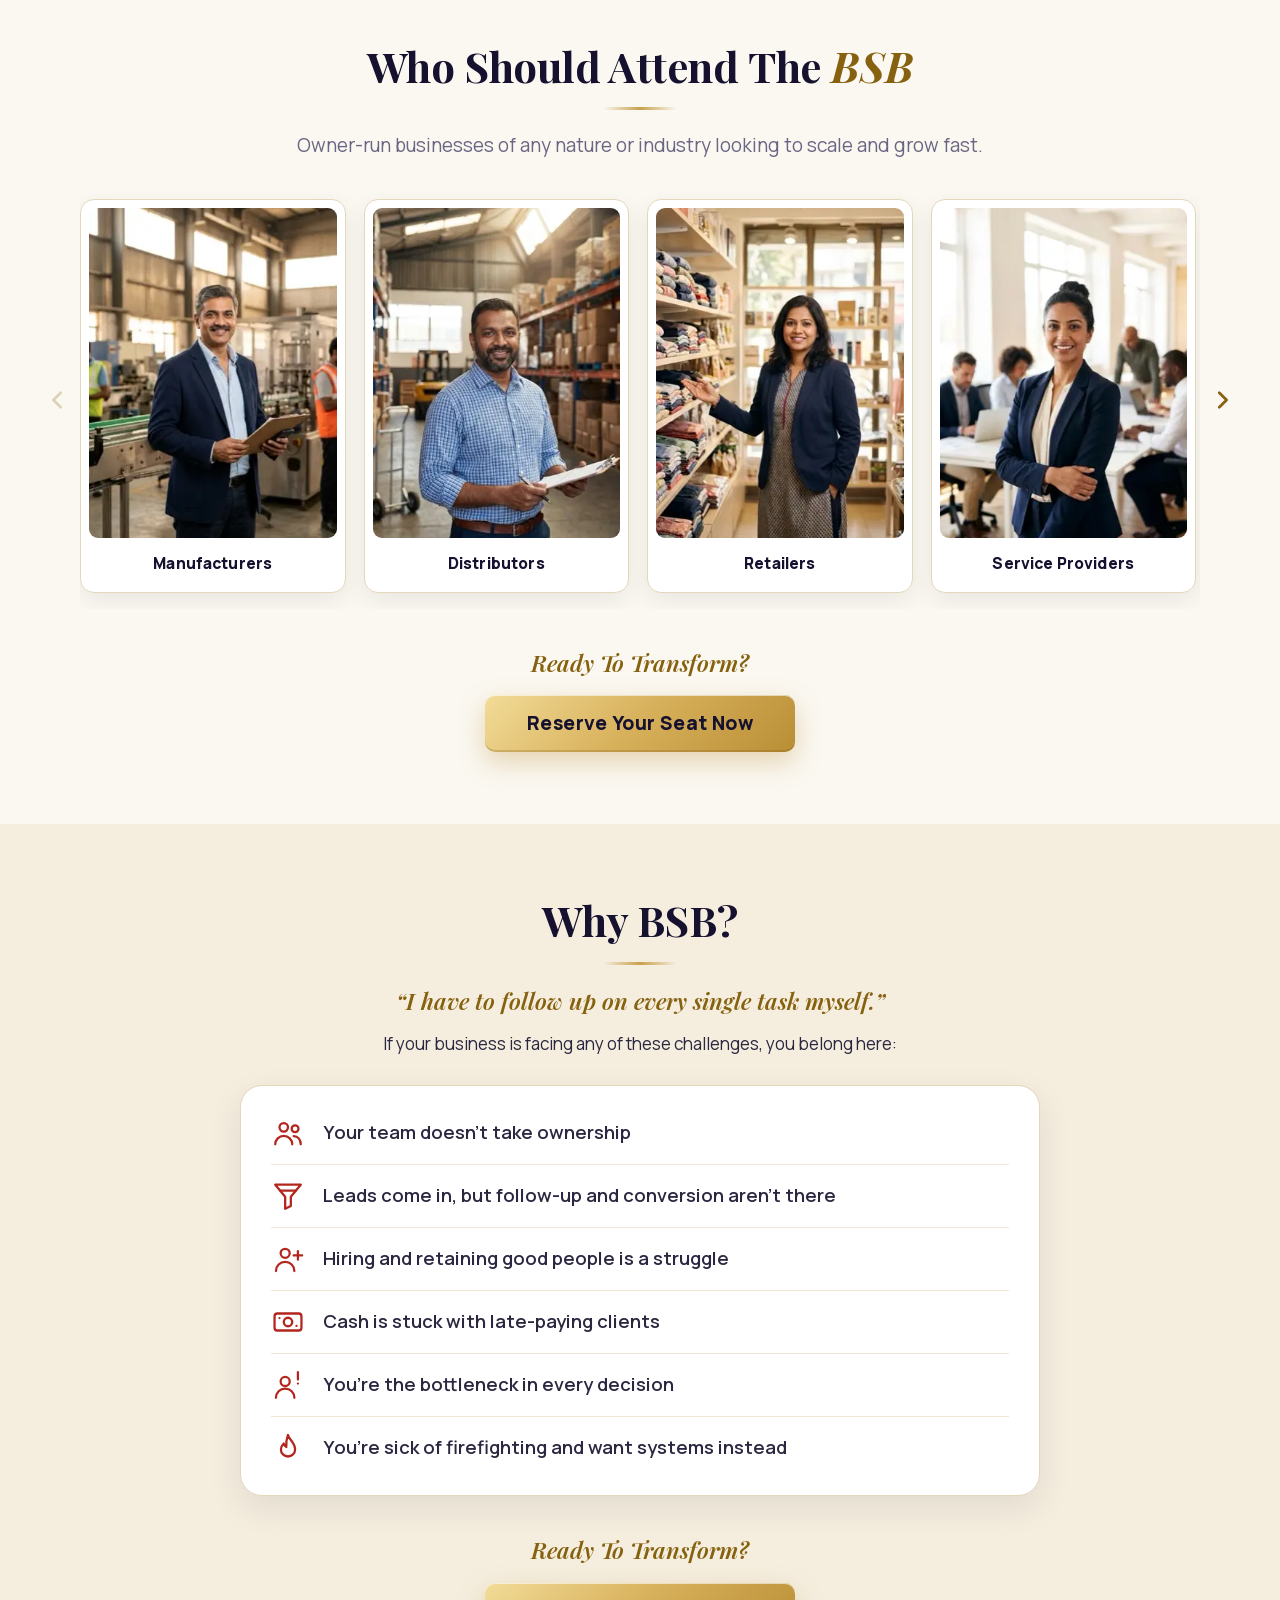
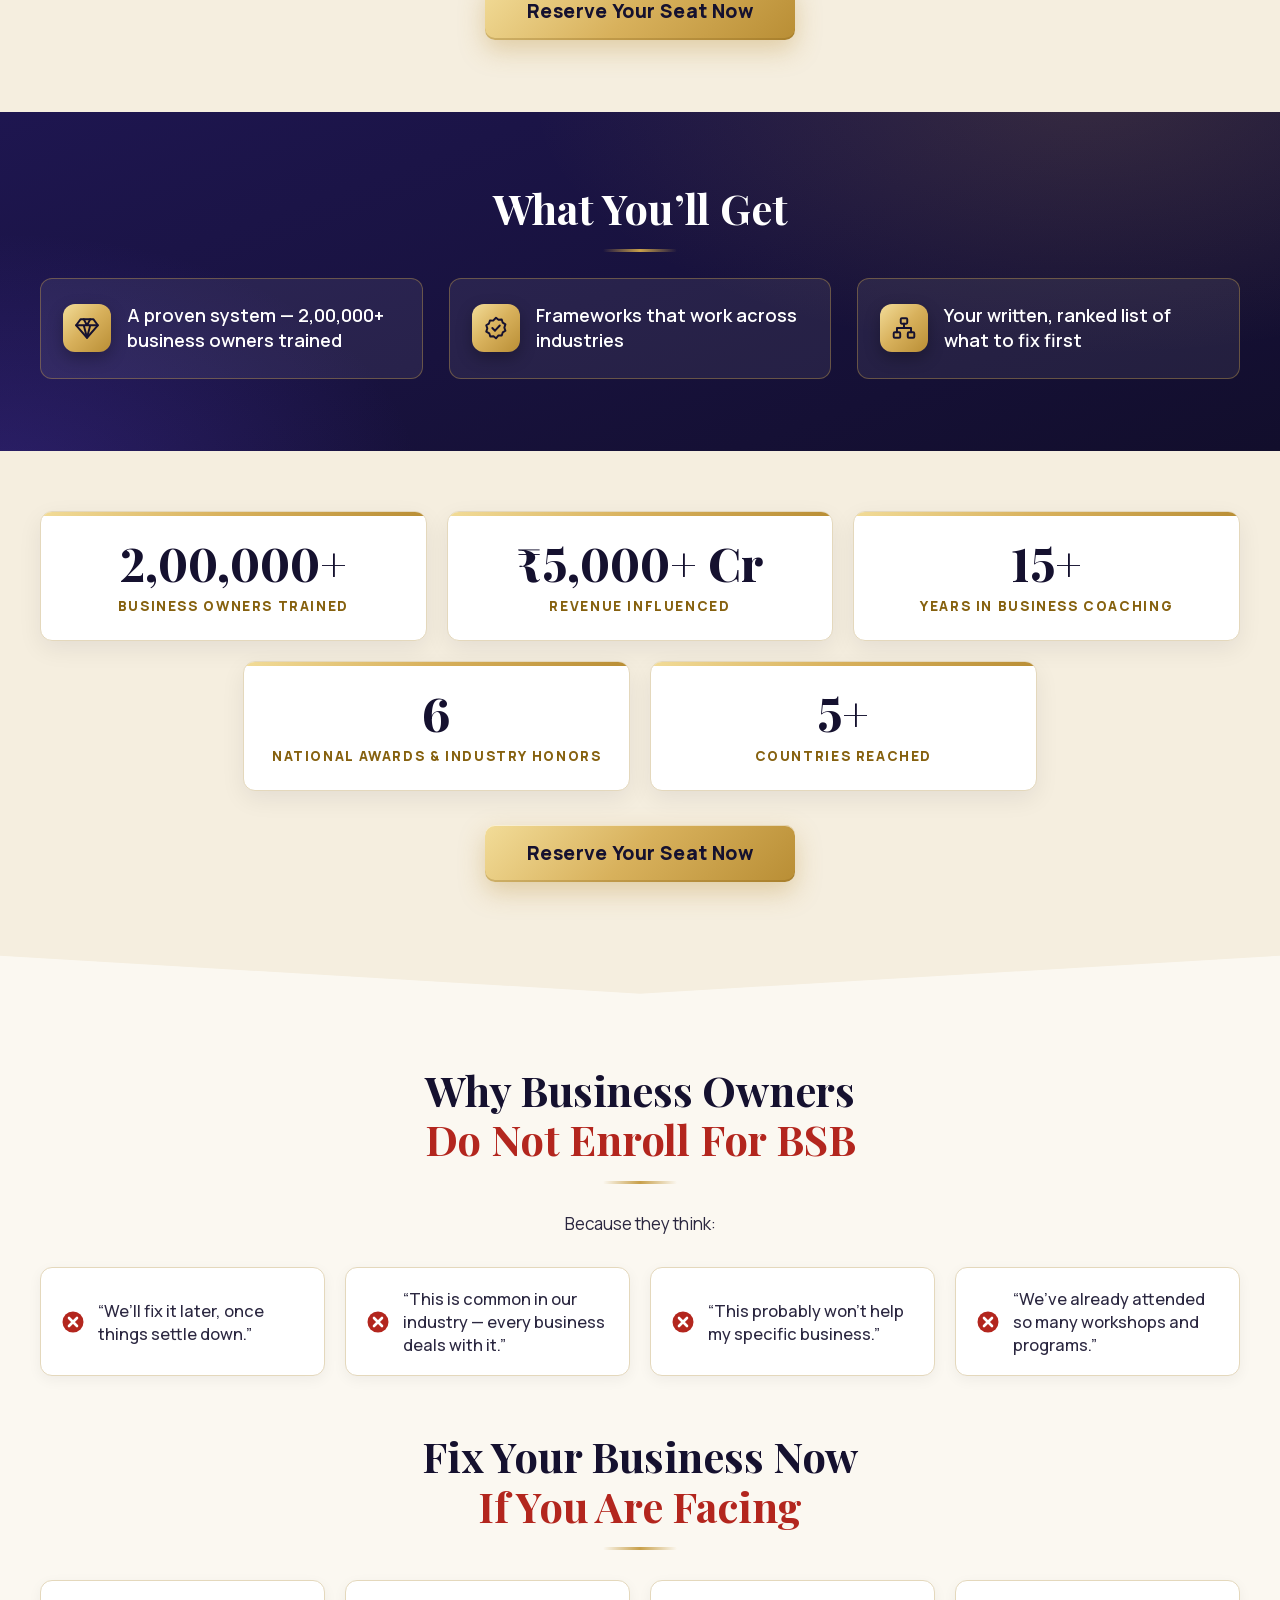
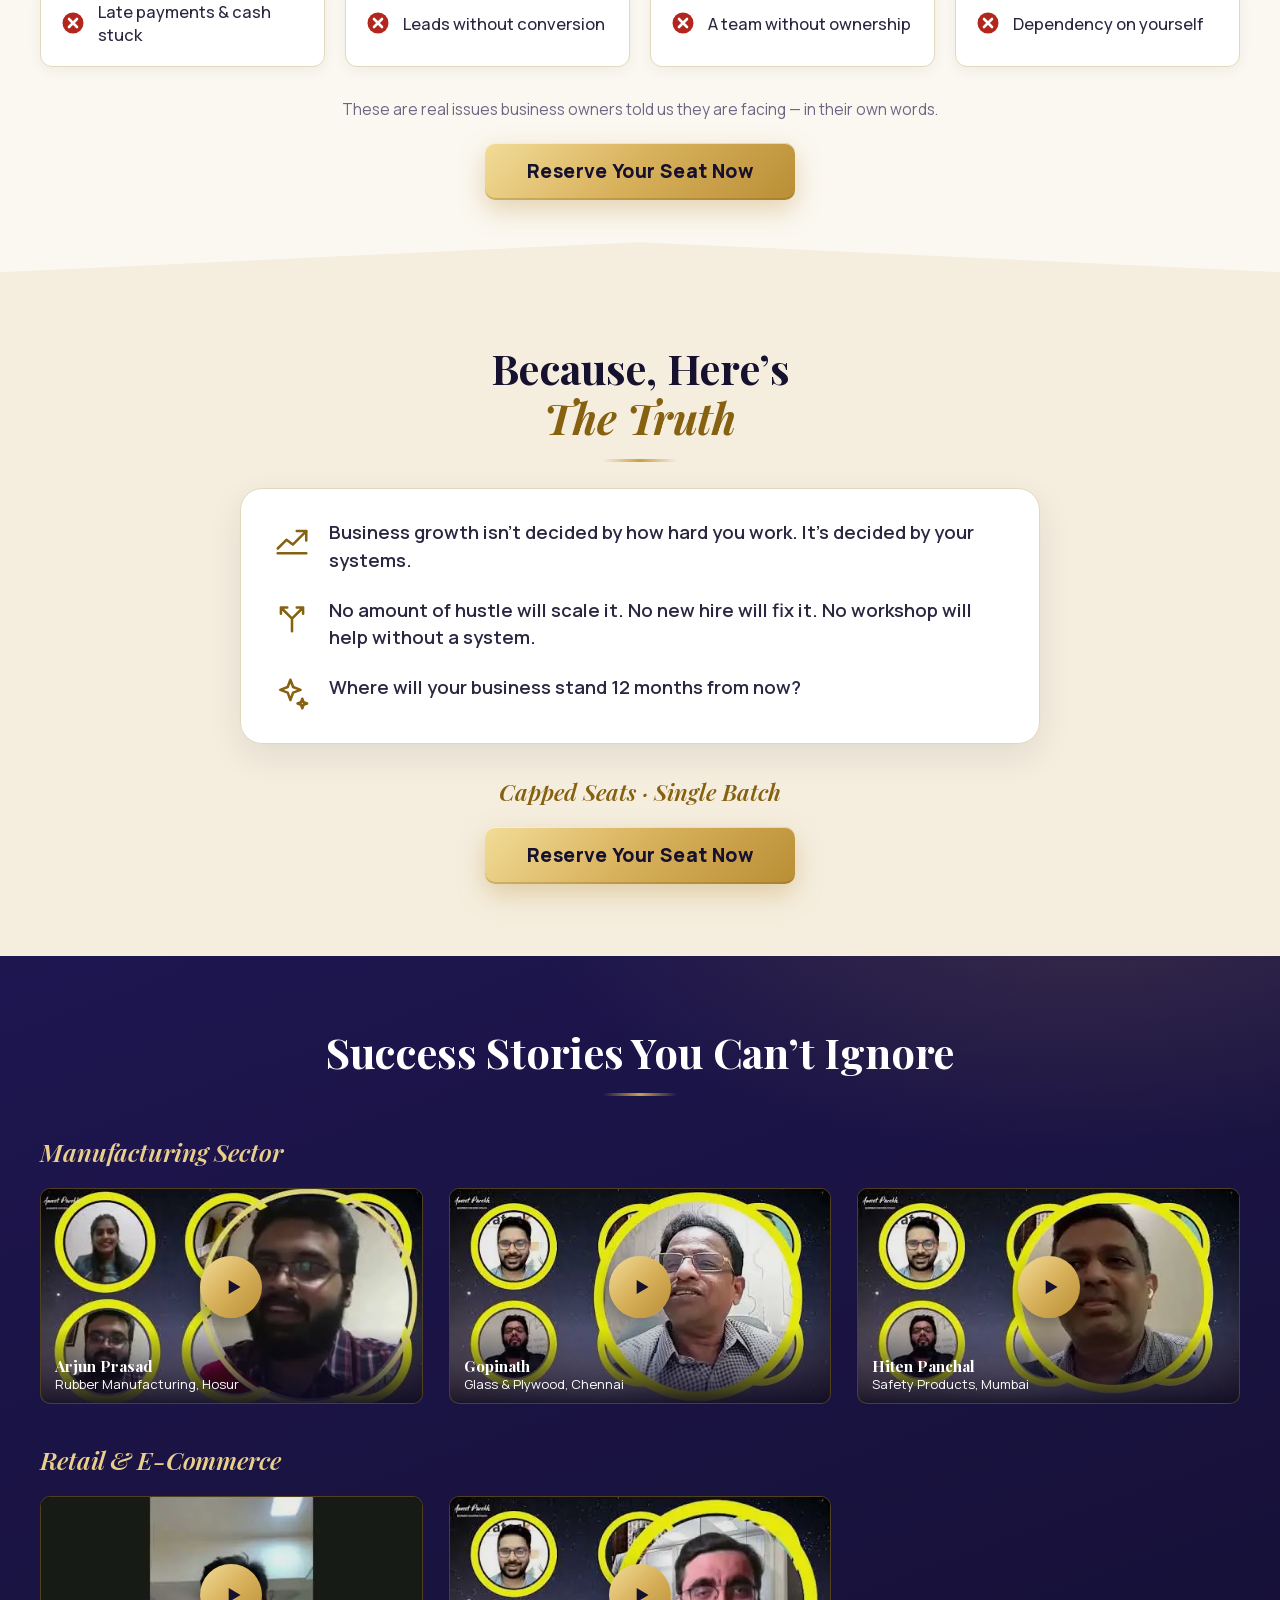
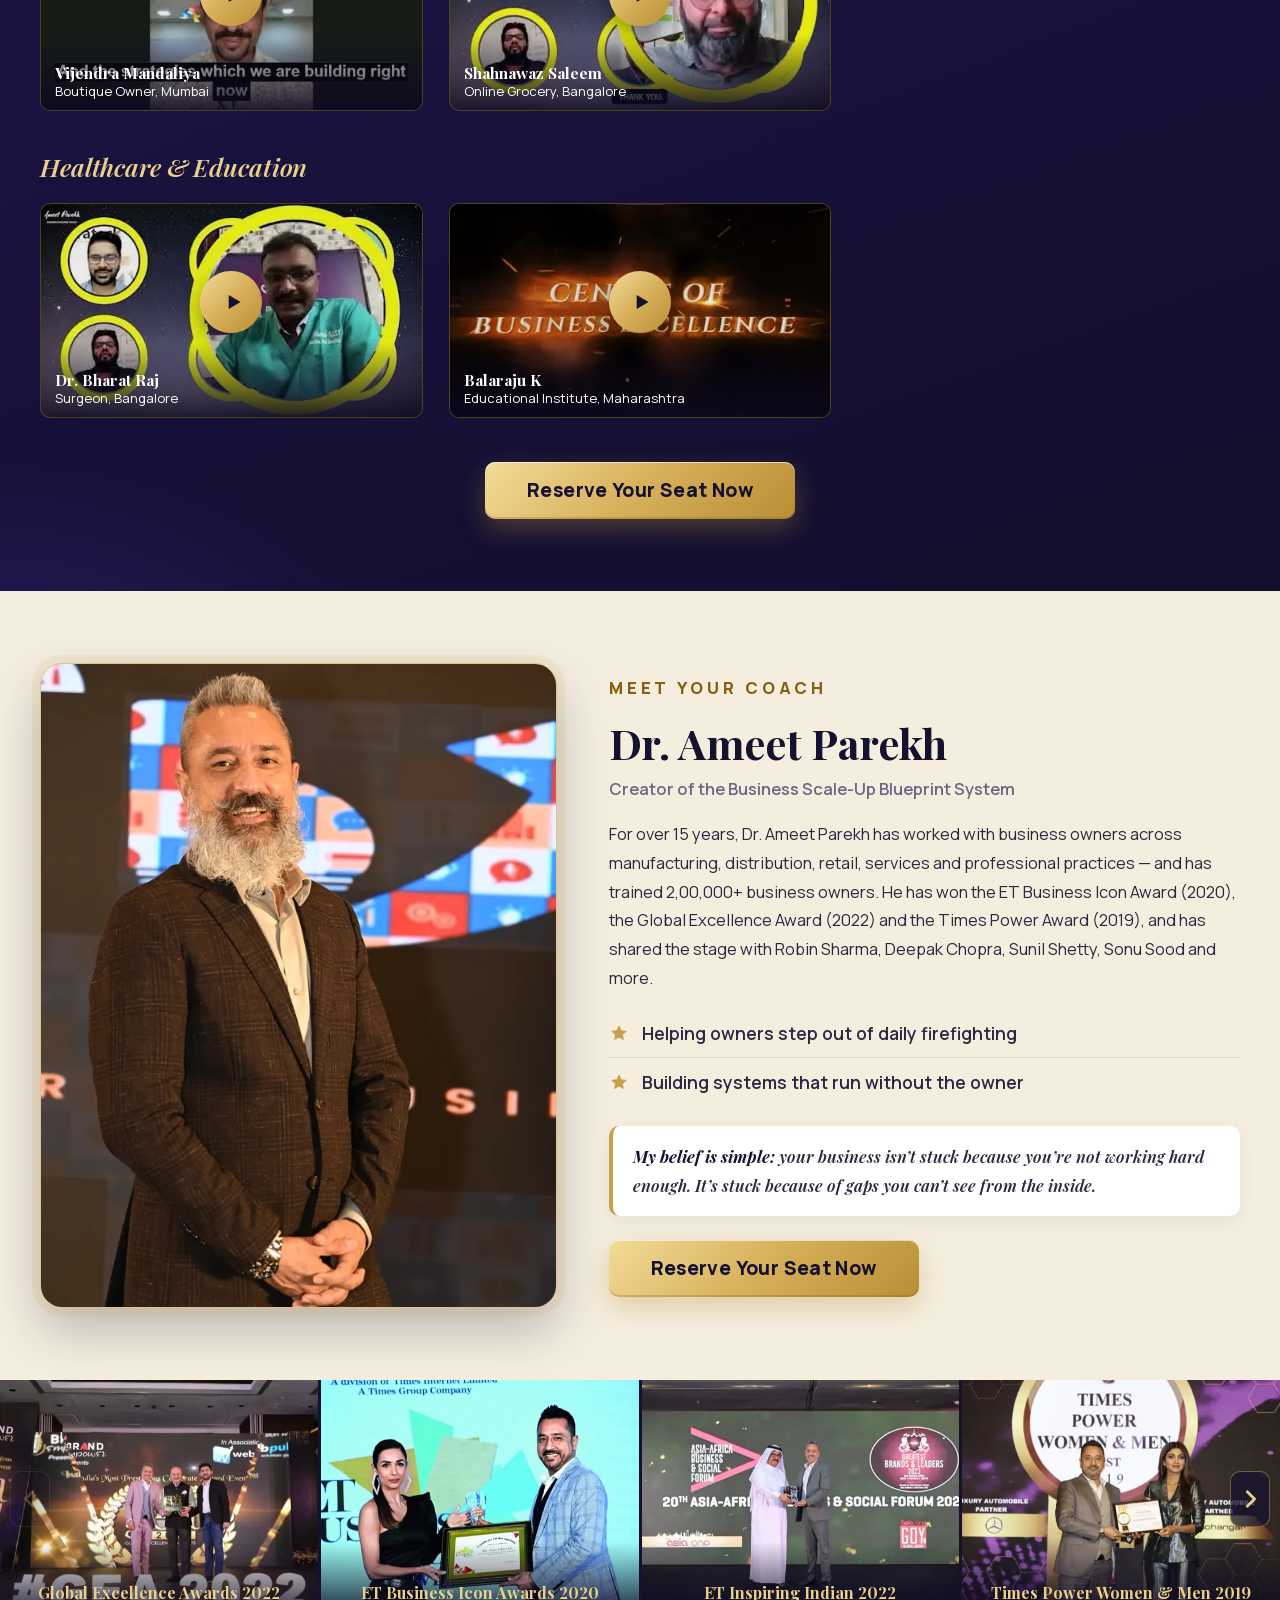
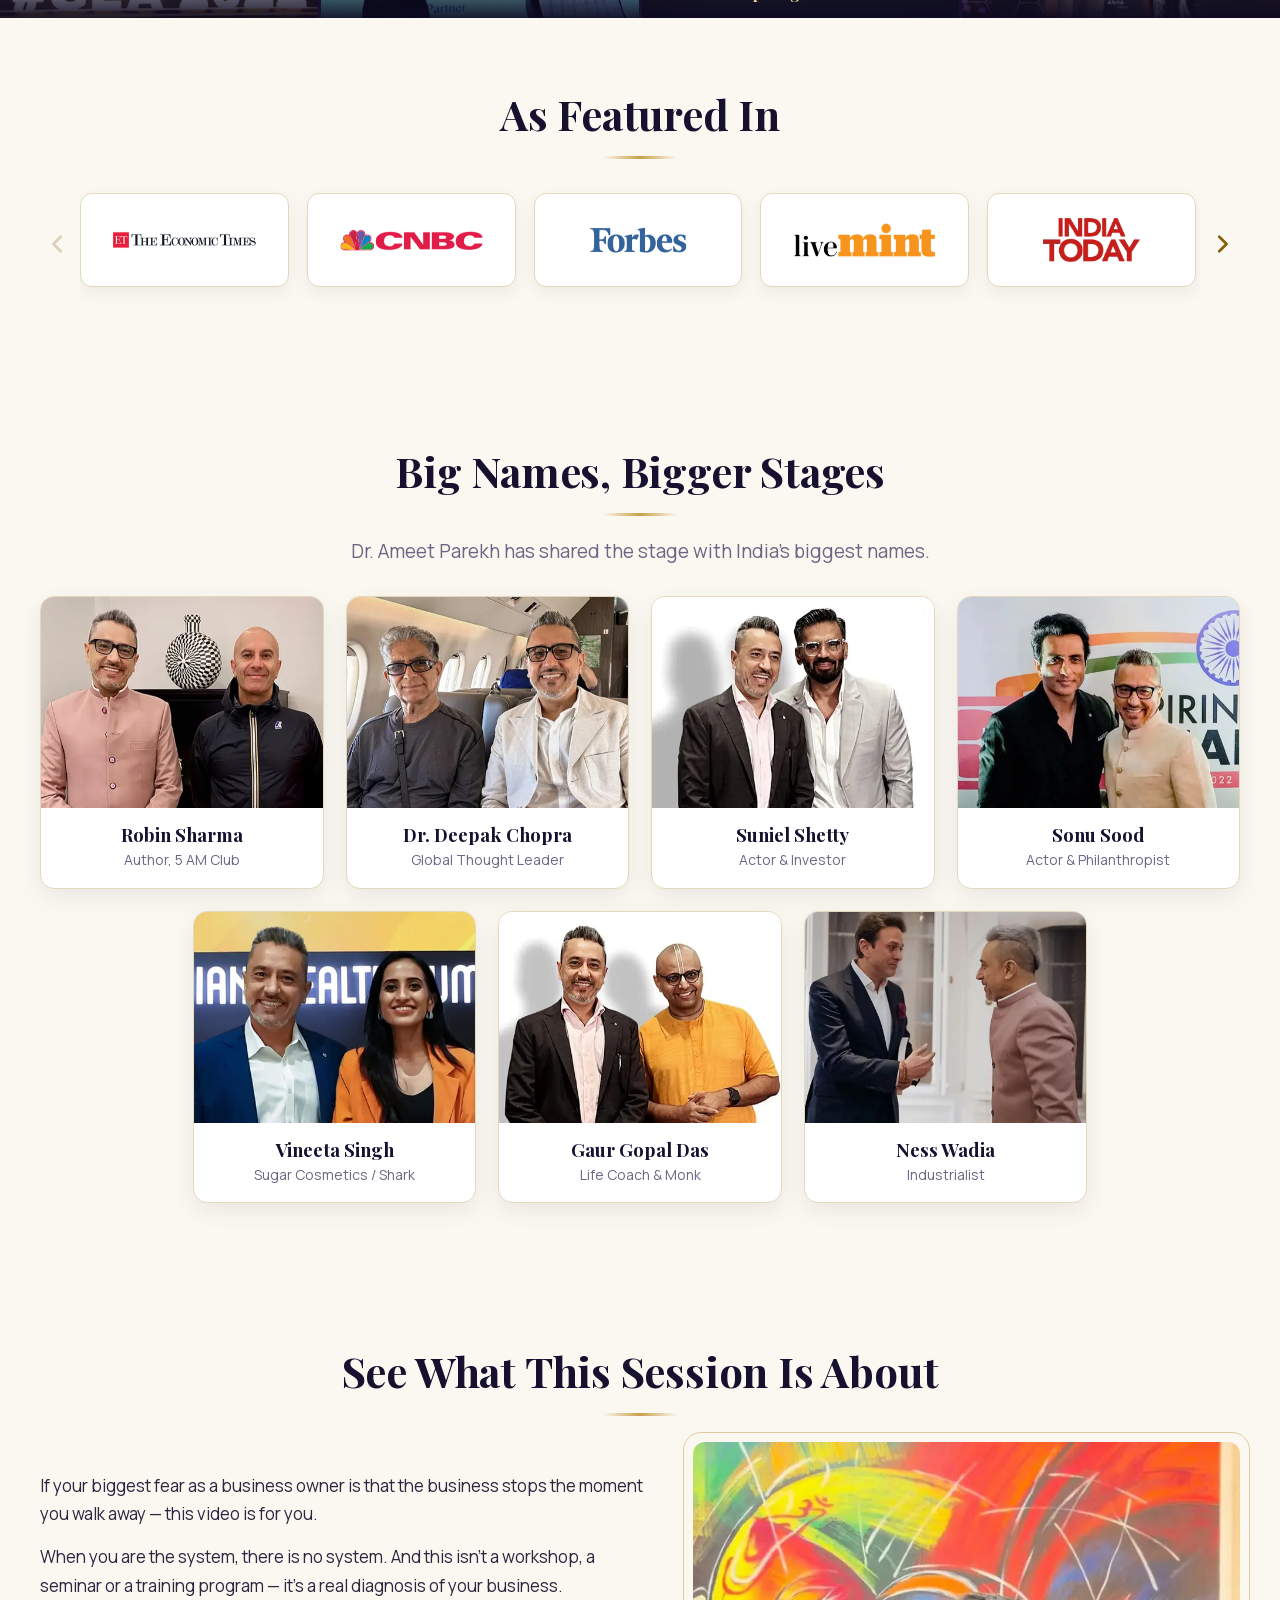
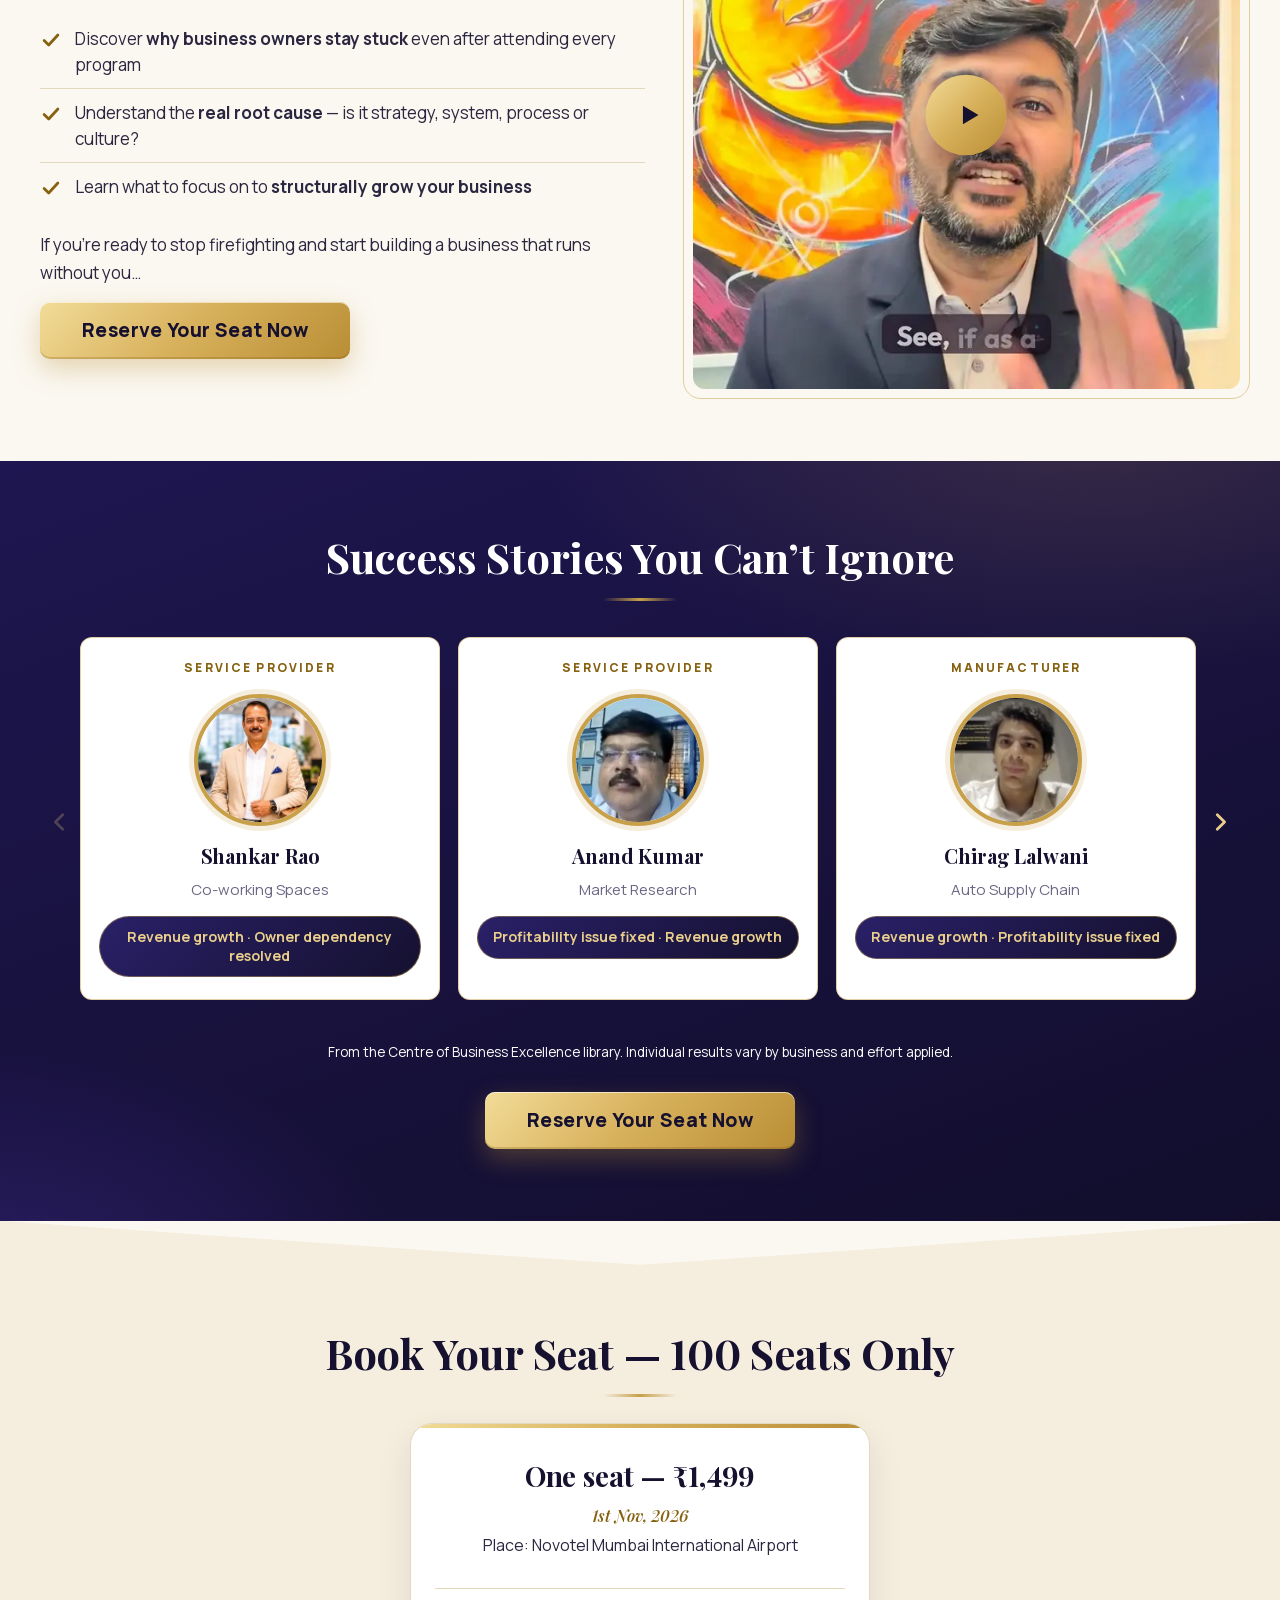
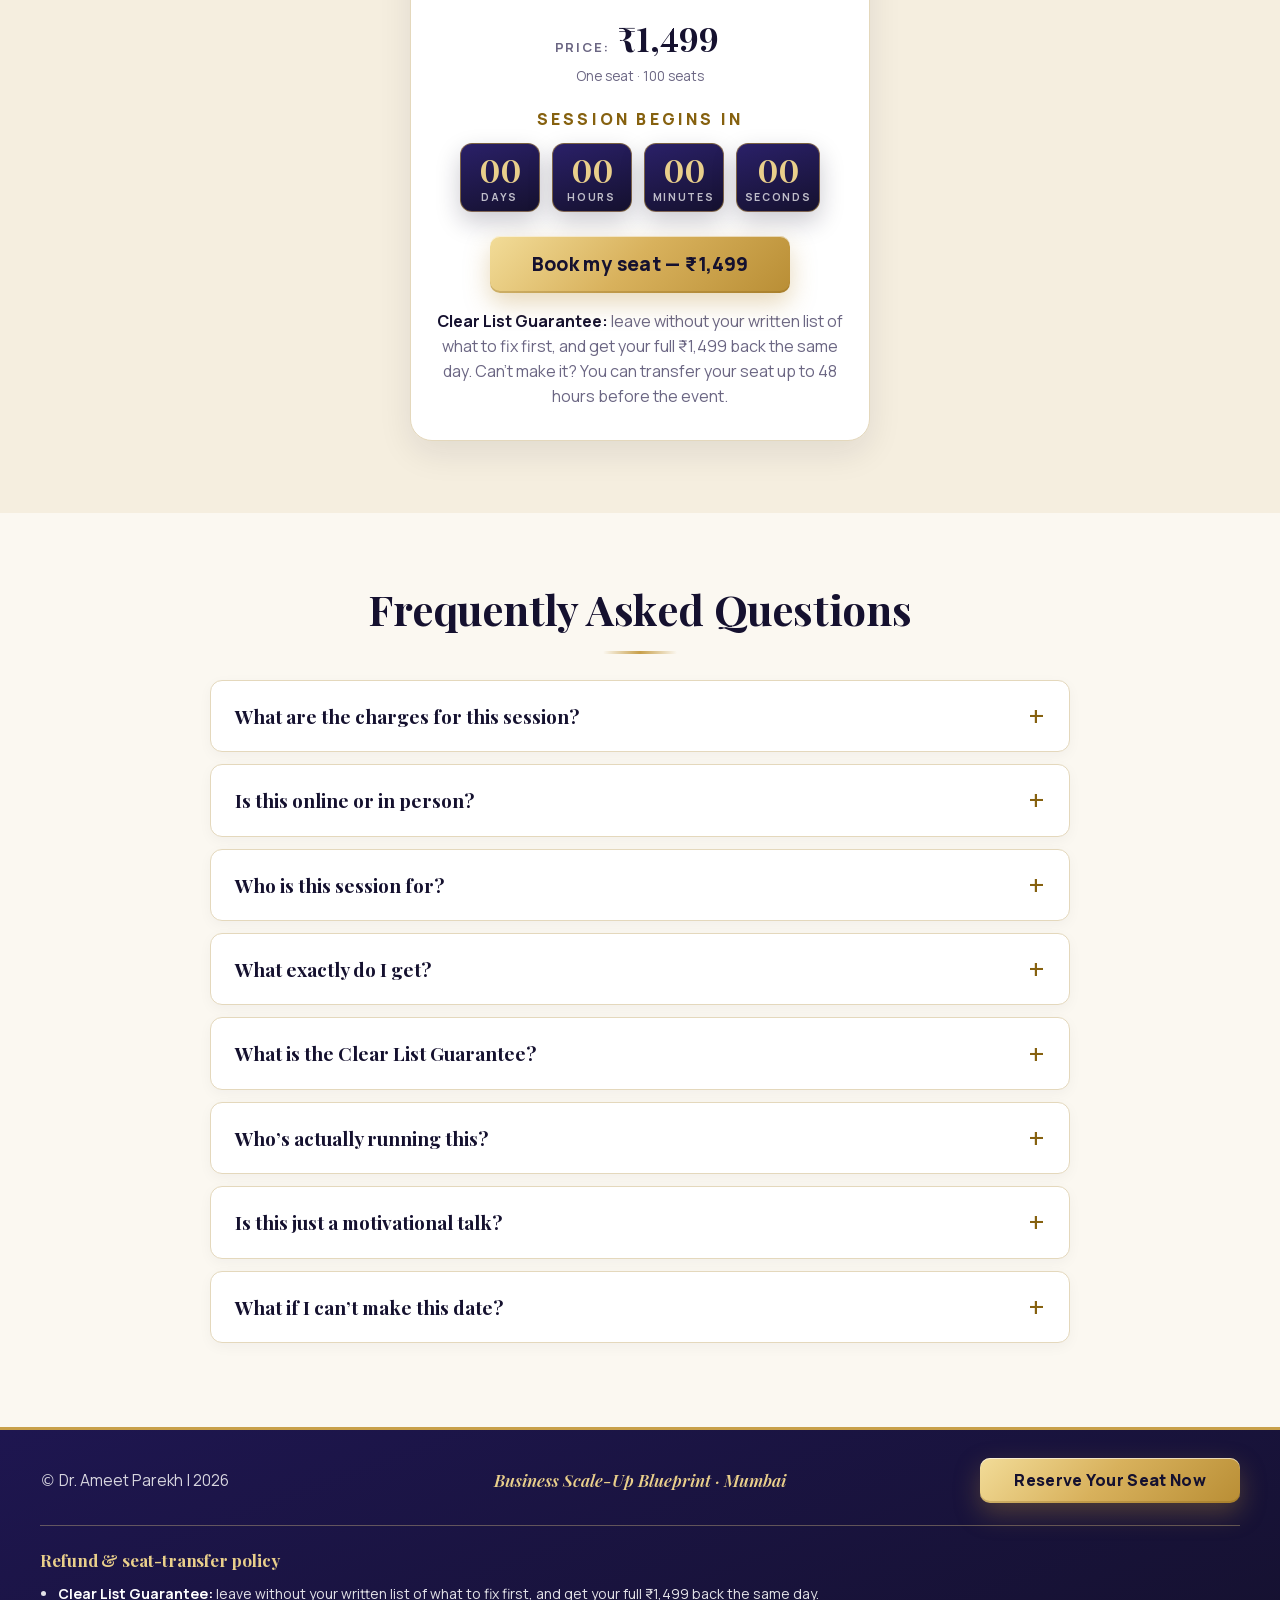
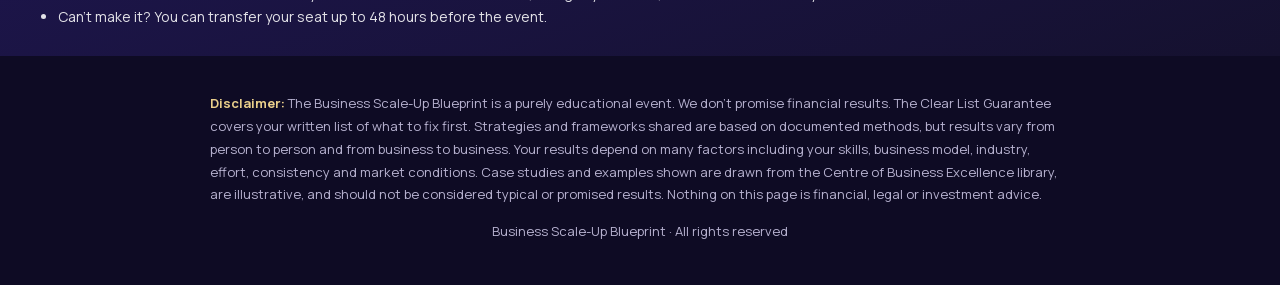
<file: bsb-2026/et.html>
<!doctype html>
<html lang="en">
<head>
<meta charset="utf-8">
<meta name="viewport" content="width=device-width, initial-scale=1, viewport-fit=cover">
<title>Building self-reliant teams</title>
<meta name="robots" content="noindex, follow">
<meta name="description" content="An in-person Diagnostic Session in Mumbai on Sunday, 1 Nov 2026 with Dr. Ameet Parekh — find out what to fix first in your business and leave with your written list.">
<link rel="icon" href="assets/favicon-64.png" type="image/png">
<link rel="apple-touch-icon" href="assets/apple-touch-icon.png">
<meta name="theme-color" content="#15112F"><link rel="preload" href="fonts/playfair-var.woff2" as="font" type="font/woff2" crossorigin><link rel="preload" href="fonts/playfair-italic-var.woff2" as="font" type="font/woff2" crossorigin><link rel="preload" href="fonts/manrope-var.woff2" as="font" type="font/woff2" crossorigin><link rel="preload" href="assets/coach-et-circle.webp" as="image" type="image/webp" fetchpriority="high"><link rel="modulepreload" href="js/main.js?v=20c284cb"><link rel="modulepreload" href="../script/config.js?v=5"><style>@font-face{font-family:Playfair Display;font-style:normal;font-weight:600 800;font-display:swap;src:url(fonts/playfair-var.woff2) format("woff2")}@font-face{font-family:Playfair Display;font-style:italic;font-weight:600 700;font-display:swap;src:url(fonts/playfair-italic-var.woff2) format("woff2")}@font-face{font-family:Manrope;font-style:normal;font-weight:400 800;font-display:swap;src:url(fonts/manrope-var.woff2) format("woff2")}:root{--ink:#15112F;--ink-2:#231B57;--ink-3:#3B2C86;--gold:#C8A04A;--gold-l:#E9CF8B;--gold-d:#86610F;--gold-grad:linear-gradient(135deg,#F2DC98 0%,#D8B15C 48%,#B98E35 100%);--ivory:#FBF8F1;--cream:#F5EEDF;--line:#E4D8BC;--text:#2B2740;--muted:#6B6683;--crimson:#B3261E;--serif:"Playfair Display","Cormorant Garamond",Georgia,"Times New Roman",serif;--sans:"Manrope",system-ui,-apple-system,"Segoe UI",Arial,sans-serif;--shadow:0 12px 34px rgba(21,17,47,.09);--radius:12px;--radius-lg:22px}*,*:before,*:after{box-sizing:border-box}html{scroll-behavior:smooth;-webkit-text-size-adjust:100%;text-size-adjust:100%}body{margin:0;font-family:var(--sans);color:var(--text);background:var(--ivory);font-size:17px;line-height:1.6;-webkit-font-smoothing:antialiased;text-rendering:optimizeLegibility}img{max-width:100%;height:auto;display:block}h1,h2,h3,h4,p,figure{margin:0}h1,h2,h3,h4{font-family:var(--serif);font-weight:700;color:var(--ink);letter-spacing:-.005em}a{color:inherit}button{font-family:inherit}.wrap{width:min(1200px,100% - 40px);margin-inline:auto}.wrap.narrow{width:min(860px,100% - 40px)}.center{text-align:center}.blue,.blue-d{color:var(--gold-d);font-style:italic}.red{color:var(--crimson)}.white{color:#fff!important}.ic{width:24px;height:24px;flex:none;display:inline-block}h1,h2,h3,h4,.pdate,.belief,.foot-mid,.cta-label,.italic,.sector,.vcap b,.acard figcaption,.ncard figcaption b,.hero-tag strong,.faq summary{font-variant-numeric:lining-nums;font-feature-settings:"lnum" 1}h1,h2,.cta-label,.italic{text-wrap:balance}.h2{font-size:42px;line-height:1.18;font-weight:700;color:var(--ink);margin-bottom:26px}.h2.center:after{content:"";display:block;width:74px;height:3px;margin:16px auto 0;background:linear-gradient(90deg,transparent,var(--gold),transparent);border-radius:2px}.navy .h2,.navy .h2.white{color:#fff}.h2.left{text-align:left;margin-bottom:6px}.lead-p{max-width:760px;margin:-6px auto 30px;font-size:19px;color:var(--muted)}.cta-label{font-family:var(--serif);font-size:23px;font-weight:600;font-style:italic;color:var(--gold-d);margin:36px 0 14px}.italic{font-family:var(--serif);font-style:italic;font-weight:600;font-size:23px;color:var(--gold-d);margin:30px 0 16px}.note-line{font-size:15.5px;color:var(--muted);margin:30px auto 22px;max-width:640px}.foot-note{font-size:13.5px;text-align:center;margin:26px auto 28px;max-width:640px;color:#ffffffb8}.btn{display:inline-block;position:relative;background:var(--gold-grad);color:var(--ink);text-decoration:none;font-family:var(--sans);font-weight:800;font-size:19px;line-height:1.2;letter-spacing:.02em;padding:17px 42px;border-radius:10px;border:0;cursor:pointer;transition:transform .18s,box-shadow .18s,filter .18s;box-shadow:0 10px 26px #b98e3557,inset 0 1px #fff9,inset 0 -2px #78561240}@media(hover:hover){.btn:hover{transform:translateY(-2px);filter:brightness(1.06) saturate(1.05);box-shadow:0 14px 32px #b98e3573,inset 0 1px #fff9,inset 0 -2px #78561240}}.btn:active{transform:translateY(0)}.btn:focus-visible{outline:3px solid var(--ink-3);outline-offset:3px}.btn-sm{font-size:16px;padding:13px 34px}.btn-block{display:block;width:100%;font-size:19px;margin-top:6px}.sec{padding:72px 0;position:relative}.tint-blue{background:var(--cream)}.tint-grey{background:var(--ivory)}.navy{background:radial-gradient(900px 420px at 85% -5%,rgba(200,160,74,.17),transparent 62%),radial-gradient(700px 420px at 0% 110%,rgba(91,63,208,.28),transparent 60%),linear-gradient(160deg,#1e1650,#120e2c);color:#fff}.slant{clip-path:polygon(0 38px,100% 0,100% 100%,0 100%);margin-top:-38px;padding-top:110px}.slant-top{clip-path:polygon(0 0,50% 44px,100% 0,100% 100%,0 100%);padding-top:108px}.slant-v{clip-path:polygon(0 0,100% 0,100% calc(100% - 38px),50% 100%,0 calc(100% - 38px));padding-bottom:112px}.slant-v2{clip-path:polygon(0 30px,50% 0,100% 30px,100% 100%,0 100%);margin-top:-30px;padding-top:102px}.hero{background:radial-gradient(900px 520px at 88% -8%,rgba(200,160,74,.22),transparent 62%),radial-gradient(760px 520px at -8% 38%,rgba(91,63,208,.09),transparent 60%),var(--ivory);padding:28px 0 56px;position:relative;overflow:hidden}.hero:before{content:"";position:absolute;inset:0;background-image:linear-gradient(rgba(150,112,26,.07) 1px,transparent 1px),linear-gradient(90deg,rgba(150,112,26,.07) 1px,transparent 1px);background-size:46px 46px;-webkit-mask-image:radial-gradient(ellipse at 50% 20%,#000 0%,transparent 72%);mask-image:radial-gradient(ellipse at 50% 20%,#000 0%,transparent 72%);pointer-events:none}.hero .wrap{position:relative}.hero-top{display:grid;grid-template-columns:200px 1fr 200px;gap:24px;align-items:center;margin-bottom:30px}.hero-logo{width:158px;height:auto}.hero-title{text-align:center}.hero h1 .blue{display:block;text-wrap:balance}.hero h1{font-size:46px;line-height:1.12;font-weight:800;color:var(--ink)}.hero-deck{max-width:640px;margin:14px auto 0;font-family:var(--serif);font-style:italic;font-weight:600;font-size:23px;line-height:1.38;color:var(--gold-d);text-wrap:balance}.nb{white-space:nowrap}.hero-sub{font-size:15px;margin-top:12px;letter-spacing:.22em;text-transform:uppercase;font-weight:700;color:var(--muted)}.hero-sub .blue{font-style:normal;color:var(--gold-d)}.hero-tag{justify-self:end;display:flex;align-items:center;gap:12px;background:linear-gradient(160deg,#241C5A,var(--ink));color:#fff;border-radius:var(--radius);padding:11px 18px;border:1px solid rgba(200,160,74,.55);box-shadow:0 8px 22px #15112f40}.hero-tag .ic{width:30px;height:30px;color:var(--gold-l);--ic-in:var(--ink)}.hero-tag strong{display:block;font-family:var(--serif);font-size:19px;line-height:1.1;color:var(--gold-l)}.hero-tag small{font-size:12.5px;opacity:.85;letter-spacing:.04em}.hero-main{display:grid;grid-template-columns:1.1fr 1fr;gap:36px;align-items:stretch;margin-bottom:38px}.coach-panel{display:flex;flex-direction:column;justify-content:space-between;gap:24px}.coach-row{display:flex;align-items:center;gap:28px;flex:1}.coach-circle{flex:none;width:300px;border-radius:50%;background:conic-gradient(from 210deg,#f6e4a6,#b98e35,#f6e4a6,#b98e35,#f6e4a6);padding:6px;box-shadow:0 18px 44px #15112f38,0 0 0 10px #c8a04a24}.coach-circle img{border-radius:50%;width:100%;height:auto}.small{font-size:14.5px;color:var(--muted);letter-spacing:.02em}.coach-name{font-size:40px;line-height:1.08;font-weight:800;color:var(--ink);margin:10px 0 12px}.coach-role{font-size:17px;font-weight:600;line-height:1.35;color:var(--text)}.navy-strip{display:flex;align-items:center;gap:16px;background:linear-gradient(160deg,#241C5A,var(--ink));color:#fff;border-radius:var(--radius);padding:19px 24px;border:1px solid rgba(200,160,74,.45);box-shadow:0 10px 26px #15112f38}.navy-strip p{font-size:15.5px;line-height:1.55;color:#ffffffe0}.navy-strip strong{color:var(--gold-l)}.ic-gold{color:var(--gold-l);width:40px;height:40px}.frameworks{background:#fff;border:1px solid var(--line);border-radius:var(--radius-lg);padding:32px 34px;box-shadow:var(--shadow);position:relative}.frameworks:before{content:"";position:absolute;left:34px;right:34px;top:0;height:3px;background:var(--gold-grad);border-radius:0 0 4px 4px}.frameworks h2,.frameworks h3{font-size:23px;line-height:1.3;font-weight:700;color:var(--ink);margin-bottom:14px}.tick-list{list-style:none;margin:0;padding:0}.tick-list li{display:flex;align-items:flex-start;gap:13px;padding:12px 0;border-bottom:1px solid #EFE6D0;font-size:16.5px;line-height:1.45}.tick-list li:last-child{border-bottom:0}.ic-green{color:var(--gold);margin-top:1px;--ic-in:var(--ink)}.session{background:#fff;padding-top:42px}.big-ic{width:46px;height:46px;margin:6px auto 4px;display:block}.ic-navy{color:var(--ink)}.session-at{font-size:27px;font-weight:700;color:var(--ink);margin-bottom:8px}.session-line{font-size:20px;line-height:1.7}.session-line strong{font-weight:800;color:var(--ink)}.thin{width:min(560px,100%);border:0;border-top:1px solid var(--line);margin:30px auto 22px}.small-h{font-size:21px;font-style:italic;font-weight:600;color:var(--gold-d)}.countdown{display:flex;justify-content:center;gap:12px;flex-wrap:wrap}.countdown>div{min-width:100px;background:linear-gradient(165deg,#2A2068,var(--ink));border:1px solid rgba(200,160,74,.55);border-radius:var(--radius);padding:12px 10px 8px;text-align:center;box-shadow:0 10px 24px #15112f38}.countdown b{display:block;font-family:var(--serif);font-weight:700;font-size:52px;line-height:1.05;color:var(--gold-l);font-variant-numeric:lining-nums tabular-nums;font-feature-settings:"lnum" 1,"tnum" 1}.countdown span{display:block;font-size:12.5px;font-weight:700;letter-spacing:.16em;text-transform:uppercase;color:#ffffffb8;margin-top:2px}.countdown.mini>div{min-width:80px;padding:9px 8px 6px}.countdown.mini b{font-size:32px}.countdown.mini span{font-size:10.5px}.pass-cards{display:grid;grid-template-columns:repeat(2,minmax(0,410px));gap:32px;justify-content:center;margin-top:10px}.pcard{background:#fff;border:1px solid var(--line);border-radius:var(--radius-lg);box-shadow:var(--shadow);padding:10px 10px 28px;display:flex;flex-direction:column;gap:18px;text-align:left;position:relative}.pcard-img{width:100%;aspect-ratio:16/9.5;object-fit:cover;border-radius:14px}.pcard-badge{align-self:flex-start;margin:0 12px;background:linear-gradient(160deg,#2A2068,var(--ink));color:var(--gold-l);font-weight:800;font-size:12.5px;text-transform:uppercase;letter-spacing:.14em;padding:7px 16px;border-radius:999px;border:1px solid rgba(200,160,74,.5)}.pcard-badge.alt{background:var(--gold-grad);color:var(--ink);border-color:transparent}.prow{display:flex;gap:14px;align-items:flex-start;padding:0 16px}.ic-navy-sq{width:36px;height:36px;padding:8px;background:linear-gradient(160deg,#2A2068,var(--ink));color:var(--gold-l);border-radius:10px;--ic-in:var(--ink)}.prow h3{font-family:var(--sans);font-size:15px;font-weight:800;color:var(--ink);line-height:1.2;letter-spacing:.04em;text-transform:uppercase}.prow p{font-size:15.5px;line-height:1.4;margin-top:3px}.prow p b{font-weight:800;color:var(--ink)}.prow s{color:#6f6a88;font-size:14px}.tiny{font-size:12.5px!important;color:var(--muted)}.pcard .btn{align-self:center;margin-top:6px}.carousel{--gap:18px;position:relative;padding:0 40px}.carousel.full{padding:0}.car-track{display:flex;gap:var(--gap);overflow-x:auto;scroll-snap-type:x mandatory;scrollbar-width:none;-ms-overflow-style:none;scroll-behavior:smooth;padding:8px 2px 16px}.car-track::-webkit-scrollbar{display:none}.car-track{overscroll-behavior-x:contain}.car-track>*{flex:0 0 calc((100% - var(--gap)*(var(--per) - 1))/var(--per));scroll-snap-align:start}.car-btn{position:absolute;top:50%;transform:translateY(-50%);width:36px;height:44px;display:grid;place-items:center;background:none;border:0;color:var(--gold-d);cursor:pointer;z-index:2;padding:0}.car-btn.prev{left:0}.car-btn.next{right:0}.car-btn .ic{width:22px;height:22px}.car-btn:disabled{opacity:.25;cursor:default}.car-btn.light{color:var(--gold-l);background:#15112fb8;border-radius:10px;width:40px;height:56px;border:1px solid rgba(200,160,74,.5)}.car-btn.light:hover{background:#15112feb}.carousel.full .car-btn.prev{left:10px}.carousel.full .car-btn.next{right:10px}.carousel.cases .car-btn.light{background:transparent;border-color:transparent}.icard{background:#fff;border:1px solid var(--line);border-radius:14px;box-shadow:0 8px 24px #15112f12;padding:8px 8px 16px;text-align:center}.icard img{width:100%;aspect-ratio:3/4;object-fit:cover;object-position:center 12%;border-radius:9px}.icard figcaption{margin-top:13px;font-weight:800;font-size:15.5px;color:var(--ink);letter-spacing:.01em}.why-card{background:#fff;border:1px solid var(--line);border-radius:var(--radius-lg);box-shadow:var(--shadow);max-width:800px;margin:28px auto 0;padding:16px 30px}.why-row{display:flex;align-items:center;gap:18px;padding:14px 0;font-size:18.5px;font-weight:600;border-bottom:1px solid #F0E8D5}.why-row:last-child{border-bottom:0}.ic-red{color:var(--crimson)}.why-row .ic{width:34px;height:34px}.get-cards{display:grid;grid-template-columns:repeat(3,1fr);gap:26px;margin-top:16px}.get-card{background:#ffffff12;border:1px solid rgba(200,160,74,.4);color:#fff;border-radius:var(--radius);display:flex;align-items:center;gap:16px;padding:24px 22px;font-size:18px;line-height:1.4;font-weight:600}.gsq{flex:none;width:48px;height:48px;background:var(--gold-grad);color:var(--ink);display:grid;place-items:center;border-radius:12px;box-shadow:0 6px 16px #00000047}.gsq .ic{width:26px;height:26px}.stats-sec{padding-top:60px}.stats{display:flex;flex-wrap:wrap;justify-content:center;gap:20px}.stat{flex:0 1 calc((100% - 40px)/3);min-width:250px;background:#fff;border:1px solid var(--line);border-radius:var(--radius);box-shadow:0 8px 24px #15112f12;text-align:center;padding:26px 18px 22px;position:relative;overflow:hidden}.stat:before{content:"";position:absolute;left:0;right:0;top:0;height:4px;background:var(--gold-grad)}.stat b{display:block;font-family:var(--serif);font-weight:800;font-size:46px;line-height:1.1;color:var(--ink);font-variant-numeric:lining-nums tabular-nums;font-feature-settings:"lnum" 1,"tnum" 1}.stat span{display:block;font-size:13.5px;font-weight:800;letter-spacing:.12em;text-transform:uppercase;color:var(--gold-d);margin-top:8px}.obj-grid{display:grid;grid-template-columns:repeat(3,1fr);gap:20px;margin-top:30px}.obj-grid.four{grid-template-columns:repeat(4,1fr)}.obj{display:flex;align-items:center;gap:13px;border:1px solid var(--line);border-radius:var(--radius);padding:19px 20px;font-size:16.5px;background:#fff;line-height:1.4;font-weight:500;box-shadow:0 4px 14px #15112f0d}.obj .ic{width:24px;height:24px}.truth-card{background:#fff;border:1px solid var(--line);border-radius:var(--radius-lg);box-shadow:var(--shadow);max-width:800px;margin:26px auto 0;padding:30px 32px;display:grid;gap:22px}.truth-row{display:flex;gap:18px;align-items:flex-start;font-size:18.5px;font-weight:600;line-height:1.5}.ic-navy-line{color:var(--gold-d);width:38px;height:38px;margin-top:1px}.sector{font-family:var(--serif);font-size:25px;font-weight:600;font-style:italic;color:var(--gold-l);margin:36px 0 16px}.vid-row{display:grid;grid-template-columns:repeat(3,1fr);gap:26px}.vid{position:relative;display:block;padding:0;border:1px solid rgba(200,160,74,.4);background:#000;cursor:pointer;border-radius:10px;overflow:hidden;aspect-ratio:16/9;width:100%}.vid img{width:100%;height:100%;object-fit:cover;opacity:.92;transition:transform .3s,opacity .2s}.vid:hover img{transform:scale(1.04);opacity:1}.play{position:absolute;left:50%;top:46%;transform:translate(-50%,-50%);width:62px;height:62px;background:var(--gold-grad);border-radius:50%;display:grid;place-items:center;color:var(--ink);box-shadow:0 8px 22px #0006}.play .ic{width:26px;height:26px;margin-left:3px}.vcap{position:absolute;left:0;right:0;bottom:0;padding:28px 14px 10px;background:linear-gradient(transparent,#0c0920e6);color:#fff;text-align:left;font-size:13px;line-height:1.3}.vcap b{display:block;font-size:15.5px;font-family:var(--serif)}.coach-split{display:grid;grid-template-columns:.9fr 1.1fr;gap:52px;align-items:center}.coach-big{width:100%;height:auto;border-radius:var(--radius-lg);box-shadow:0 22px 50px #15112f40;border:1px solid rgba(200,160,74,.55);outline:8px solid rgba(200,160,74,.12)}.eyebrow{font-size:13px;font-weight:800;letter-spacing:.24em;text-transform:uppercase;color:var(--gold-d);margin-bottom:8px}.role{font-size:17px;margin-bottom:18px;color:var(--muted);font-weight:600}.coach-text>p{font-size:16.5px;line-height:1.75;margin-bottom:16px}.star-list{list-style:none;margin:0 0 20px;padding:0}.star-list li{display:flex;align-items:center;gap:13px;padding:10px 0;border-bottom:1px solid var(--line);font-size:17.5px;font-weight:600}.star-list li:last-child{border-bottom:0}.star-list .ic{color:var(--gold);width:20px;height:20px}.belief{background:#fff;border-left:4px solid var(--gold);border-radius:10px;padding:16px 20px;margin:6px 0 24px!important;font-family:var(--serif);font-size:18px;font-style:italic;line-height:1.6;box-shadow:0 6px 18px #15112f0f}.belief b{font-weight:700;color:var(--ink)}.strip{background:var(--ink)}.acard{position:relative;aspect-ratio:4/3}.acard img{width:100%;height:100%;object-fit:cover}.acard figcaption{position:absolute;left:0;right:0;bottom:0;padding:38px 14px 13px;background:linear-gradient(transparent,#0c0920eb);color:var(--gold-l);font-family:var(--serif);font-weight:700;font-size:16px;text-align:center}.strip .car-track{padding:0}.logos{margin-top:8px}.logo-card{display:flex;align-items:center;justify-content:center;height:94px;padding:10px 14px;background:#fff;border:1px solid var(--line);border-radius:12px;box-shadow:0 6px 18px #15112f0f}.logo-card img{max-height:44px;width:auto;max-width:100%;object-fit:contain}.names-grid{display:flex;flex-wrap:wrap;justify-content:center;gap:22px;margin-top:10px}.names-grid .ncard{flex:0 0 calc((100% - 66px)/4)}.ncard{background:#fff;border:1px solid var(--line);border-radius:14px;box-shadow:0 8px 24px #15112f12;overflow:hidden;text-align:center}.ncard img{width:100%;aspect-ratio:4/3;object-fit:cover}.ncard figcaption{padding:14px 10px 18px;font-size:14px;color:var(--muted);line-height:1.4}.ncard figcaption b{display:block;font-family:var(--serif);font-size:18.5px;color:var(--ink);margin-bottom:2px}.vsl-split{display:grid;grid-template-columns:1.05fr .95fr;gap:48px;align-items:center}.vsl-text p{font-size:17px;line-height:1.7;margin-bottom:14px}.check-list{list-style:none;margin:6px 0 20px;padding:0}.check-list li{display:flex;gap:13px;align-items:flex-start;padding:11px 0;border-bottom:1px solid var(--line);font-size:17px;line-height:1.5}.check-list li:last-child{border-bottom:0}.check-list .ic{color:var(--gold-d);width:22px;height:22px;margin-top:3px}.vsl-box{position:relative}.vsl-box:before{content:"";position:absolute;inset:-10px;border:1px solid rgba(200,160,74,.5);border-radius:18px;pointer-events:none}.vsl-box video{width:100%;height:auto;aspect-ratio:1/1;object-fit:cover;background:#000;border-radius:var(--radius);box-shadow:0 22px 50px #15112f47;display:block}.scard{background:#fff;color:var(--text);border-radius:var(--radius);padding:20px 18px 22px;text-align:center;display:flex;flex-direction:column;align-items:center;gap:6px;border:1px solid rgba(200,160,74,.5);position:relative}.scat{font-size:12px;font-weight:800;letter-spacing:.18em;text-transform:uppercase;color:var(--gold-d)}.scard img{width:132px;height:132px;border-radius:50%;object-fit:cover;border:4px solid var(--gold);box-shadow:0 0 0 5px #c8a04a2e;margin:10px 0 8px}.scard h3{font-size:20px;font-weight:700}.scard p{font-size:15px;color:var(--muted)}.pill{margin-top:8px;width:100%;background:linear-gradient(135deg,#2A2068,var(--ink));color:var(--gold-l);font-weight:700;font-size:14px;line-height:1.35;padding:11px 14px;border-radius:999px;border:1px solid rgba(200,160,74,.45)}.cases .car-track{padding-top:10px}.price-blocks{display:grid;grid-template-columns:repeat(2,minmax(0,430px));gap:32px;justify-content:center;margin-top:14px}.pblock{background:#fff;border:1px solid var(--line);border-radius:var(--radius-lg);box-shadow:var(--shadow);text-align:center;padding:30px 24px 32px;position:relative;overflow:hidden}.pblock:before{content:"";position:absolute;left:0;right:0;top:0;height:4px;background:var(--gold-grad)}.pblock h3{font-size:28px;font-weight:700;color:var(--ink)}.pdate{font-size:21px;margin:4px 0;font-family:var(--serif);color:var(--gold-d);font-style:italic}.pblock p{font-size:16px}.pprice{margin-top:6px}.pprice b{font-size:13px;letter-spacing:.14em;text-transform:uppercase;color:var(--muted)}.pprice strong{font-family:var(--serif);font-size:34px;color:var(--ink);margin:0 6px;font-variant-numeric:lining-nums;font-feature-settings:"lnum" 1}.pprice s{color:#6f6a88}.pprice small{display:block;font-size:13.5px;color:var(--muted)}.cd-label{font-weight:800;font-size:12.5px;letter-spacing:.2em;text-transform:uppercase;color:var(--gold-d);margin:20px 0 10px}.pblock .countdown{margin-bottom:24px}.faq details{background:#fff;border:1px solid var(--line);border-radius:var(--radius);margin-bottom:12px;overflow:hidden;box-shadow:0 4px 14px #15112f0a}.faq summary{cursor:pointer;list-style:none;padding:20px 56px 20px 24px;font-family:var(--serif);font-size:19px;font-weight:700;color:var(--ink);position:relative}.faq summary::-webkit-details-marker{display:none}.faq summary:after{content:"+";position:absolute;right:24px;top:50%;transform:translateY(-50%);font-family:var(--sans);font-size:28px;font-weight:300;line-height:1;color:var(--gold-d)}.faq details[open] summary:after{content:"\2013"}.faq details[open] summary{background:var(--cream)}.faq details p{padding:8px 24px 22px;font-size:16.5px;line-height:1.7}footer{background:linear-gradient(160deg,#1E1650,var(--ink));color:#fff;padding:28px 0;border-top:3px solid var(--gold)}.foot-row{display:grid;grid-template-columns:1fr auto 1fr;align-items:center;gap:20px}.foot-row p{font-size:15.5px;color:#ffffffd1}.foot-mid{text-align:center;font-family:var(--serif);font-style:italic;color:var(--gold-l)!important;font-size:17px!important}.foot-row .btn{justify-self:end}.disclaimer{background:#0e0b24;color:#b7b2d0;padding:36px 0 42px;font-size:13px;line-height:1.75}.disclaimer p+p{margin-top:14px}.disclaimer b{color:var(--gold-l)}.modal{position:fixed;inset:0;z-index:1000;background:#0e0b24c2;backdrop-filter:blur(3px);display:grid;place-items:center;padding:16px;overflow-y:auto}.modal[hidden]{display:none}.dialog{position:relative;background:var(--ivory);border-radius:18px;width:min(570px,100%);padding:34px 32px 30px;margin:auto;box-shadow:0 28px 80px #00000080;border:1px solid var(--gold);overflow:hidden}.dialog:before{content:"";position:absolute;left:0;right:0;top:0;height:5px;background:var(--gold-grad)}.m-close{position:absolute;right:12px;top:10px;width:40px;height:40px;border:0;background:none;font-size:34px;line-height:1;color:var(--muted);cursor:pointer}.m-close.light{color:#fff;right:-4px;top:-46px}.dialog h3{font-size:26px;line-height:1.25;color:var(--ink);font-weight:700;margin-right:30px}.lead-pass{margin-top:10px;font-weight:800;color:var(--gold-d);font-size:13px;letter-spacing:.12em;text-transform:uppercase}.lead-pass:empty{display:none}.lead-only{margin:14px 0 20px;font-size:15.5px;line-height:1.55;background:var(--cream);border:1px solid var(--line);border-radius:12px;padding:13px 16px}#lead-form{display:grid;gap:14px}#lead-form label{display:grid;gap:6px;font-size:13px;font-weight:800;letter-spacing:.06em;text-transform:uppercase;color:var(--ink)}#lead-form input,#lead-form select{width:100%;border:1.5px solid #DDD0B2;border-radius:10px;padding:13px 14px;font:inherit;font-size:16px;font-weight:500;letter-spacing:0;text-transform:none;background:#fff;color:var(--text)}#lead-form input:focus,#lead-form select:focus{outline:0;border-color:var(--gold);box-shadow:0 0 0 4px #c8a04a38}.form-err{color:var(--crimson);font-size:14.5px;font-weight:600}.yt-dialog{position:relative;width:min(960px,100%)}.yt-frame{position:relative;aspect-ratio:16/9;background:#000;border-radius:10px;overflow:hidden;border:1px solid var(--gold)}.yt-frame iframe{position:absolute;inset:0;width:100%;height:100%;border:0}body.no-scroll{overflow:hidden}@media(max-width:1000px){.h2{font-size:34px}.hero-top{grid-template-columns:1fr;text-align:center;gap:16px}.hero-logo{margin-inline:auto;width:140px}.hero-tag{justify-self:center}.hero h1{font-size:36px}.hero-main{grid-template-columns:1fr}.coach-row{justify-content:center}.get-cards{grid-template-columns:1fr}.obj-grid.four{grid-template-columns:repeat(2,1fr)}.obj-grid{grid-template-columns:1fr}.coach-split,.vsl-split{grid-template-columns:1fr;gap:30px}.coach-big{max-width:460px;margin-inline:auto}.names-grid .ncard{flex-basis:calc((100% - 22px)/2)}.carousel{--per:var(--per-md) !important}.car-track>*{flex-basis:calc((100% - var(--gap)*(var(--per-md) - 1))/var(--per-md))}}@media(max-width:700px){body{font-size:16px}.wrap{width:calc(100% - 32px)}.sec{padding:50px 0}.slant{padding-top:88px}.h2{font-size:28px}.btn{font-size:17px;padding:15px 28px}.btn-sm{font-size:15px}.hero{padding:20px 0 38px}.hero h1{font-size:30px}.hero-sub{font-size:12px;letter-spacing:.16em}.coach-row{flex-direction:column;text-align:center;gap:16px}.coach-circle{width:240px}.coach-name{font-size:32px}.frameworks{padding:26px 20px}.frameworks:before{left:20px;right:20px}.frameworks h2,.frameworks h3{font-size:20px}.tick-list li{font-size:15.5px}.session-line{font-size:17px}.countdown{gap:8px}.countdown>div{min-width:72px}.countdown b{font-size:34px}.countdown span{font-size:10px}.pass-cards,.price-blocks{grid-template-columns:1fr}.why-row,.get-card{font-size:16px}.stat{flex-basis:100%}.stat b{font-size:40px}.obj-grid.four{grid-template-columns:1fr}.truth-row{font-size:16px}.vid-row{grid-template-columns:1fr}.sector{font-size:22px}.names-grid{gap:12px}.names-grid .ncard{flex-basis:calc((100% - 12px)/2)}.ncard figcaption{font-size:12.5px}.ncard figcaption b{font-size:15px}.carousel{padding:0 30px}.carousel.full{padding:0}.carousel{--per:var(--per-sm) !important}.car-track>*{flex-basis:calc((100% - var(--gap)*(var(--per-sm) - 1))/var(--per-sm))}.icard figcaption{font-size:13.5px}.logo-card{height:78px}.logo-card img{max-height:34px}.acard figcaption{font-size:13px;padding:28px 8px 9px}.foot-row{grid-template-columns:1fr;text-align:center;gap:12px}.foot-row .btn{justify-self:center}.dialog{padding:28px 20px 24px}.dialog h3{font-size:22px}.faq summary{font-size:17px;padding-right:50px}.faq details p{font-size:15.5px}}@media(prefers-reduced-motion:reduce){html,.car-track{scroll-behavior:auto}.btn,.vid img{transition:none}}.hero-cta-m,.m-bar{display:none}.vsl-facade{position:relative;display:block;width:100%;aspect-ratio:1/1;padding:0;border:0;background:#000;border-radius:var(--radius);overflow:hidden;cursor:pointer;-webkit-tap-highlight-color:transparent}.vsl-facade img{width:100%;height:100%;object-fit:cover}.vsl-facade .play{top:50%;transform:translate(-50%,-50%) scale(1.3)}body.no-scroll .m-bar{display:none!important}.vsl-facade{border-radius:var(--radius)}@media(max-width:700px){.hero{padding:16px 0 34px}.hero-top{gap:10px;margin-bottom:20px}.hero-logo{width:118px}.hero h1{font-size:29px}.hero-sub{margin-top:8px}.hero-deck{font-size:18px;margin-top:10px;line-height:1.4}.hero-top .hero-tag{display:none}.hero-cta-m{display:block;margin-top:18px}.hero-cta-m .btn{display:block;width:100%;max-width:340px;margin-inline:auto;font-size:17px;padding:16px 20px}.hero-cta-m small{display:block;margin-top:12px;font-size:12.5px;letter-spacing:.14em;text-transform:uppercase;font-weight:700;color:var(--muted)}.coach-circle{width:208px}.m-bar{display:block;position:fixed;left:0;right:0;bottom:0;z-index:900;padding:10px 14px calc(10px + env(safe-area-inset-bottom));background:var(--ivory);border-top:2px solid var(--gold);box-shadow:0 -8px 24px #15112f29;transform:translateY(112%);visibility:hidden;transition:transform .25s ease,visibility 0s linear .25s}.m-bar.show{transform:none;visibility:visible;transition:transform .25s ease}.m-bar .btn{display:block;width:100%;text-align:center;font-size:16px;padding:14px 12px}.disclaimer{padding-bottom:calc(42px + env(safe-area-inset-bottom))}}@media(prefers-reduced-motion:reduce){.m-bar,.m-bar.show{transition:none}}.g-note{max-width:520px;margin:14px auto 0;font-size:13.5px;line-height:1.55;color:var(--muted);text-align:center}.g-note b{color:var(--ink)}.hero-cta-d .g-note{margin-top:16px}.seats-line{margin:22px auto 0;max-width:560px;font-size:17px}.pass-cards,.price-blocks{grid-template-columns:minmax(0,460px)}.g-list{list-style:none;margin:0;padding:0 16px;display:grid;gap:11px}.g-list li{position:relative;padding-left:28px;font-size:14.5px;line-height:1.55}.g-list li:before{content:"\2713";position:absolute;left:0;top:2px;width:19px;height:19px;border-radius:50%;background:#c8a04a33;color:var(--gold-d);font-size:11px;font-weight:900;display:grid;place-items:center}.g-list b{color:var(--ink)}.pblock .g-note{margin-top:16px}.seat-pill{display:inline-block;margin:0 0 12px;padding:6px 14px;border-radius:999px;background:linear-gradient(160deg,#2A2068,var(--ink));border:1px solid rgba(200,160,74,.55);color:var(--gold-l);font-size:12px;font-weight:800;letter-spacing:.12em;text-transform:uppercase}.dialog .g-note{margin-top:4px;font-size:12.5px}.featured{display:inline-block;margin:-6px 0 14px;font-size:12.5px;font-weight:800;letter-spacing:.2em;text-transform:uppercase;color:var(--gold-d)}.policy{margin-top:22px;padding-top:20px;border-top:1px solid rgba(233,207,139,.35);text-align:left;font-size:14px;line-height:1.65;color:#ffffffe0}.policy h2{font-size:17px;color:var(--gold-l);margin:0 0 8px}.policy ul{margin:0;padding-left:18px}.policy .biz{margin:12px 0 0;display:grid;gap:3px}.policy .biz a,.policy b{color:#fff}.et-hero{padding:20px 0 30px}.et-hero .wrap{max-width:720px;text-align:center}.et-hero h1{font-size:44px;line-height:1.12;font-weight:800}.et-deck{font-family:var(--serif);font-style:italic;font-weight:600;font-size:26px;line-height:1.3;color:var(--gold-d);max-width:600px;margin:12px auto 0;text-wrap:balance}.et-sub{font-size:17.5px;line-height:1.5;max-width:560px;margin:14px auto 0;color:var(--text);text-wrap:balance}.et-who{display:flex;align-items:center;justify-content:center;gap:14px;margin:18px auto 0;max-width:460px;text-align:left}.et-who .coach-circle{width:92px;padding:4px;box-shadow:0 8px 22px #15112f38,0 0 0 5px #c8a04a24}.et-who p{font-size:15.5px;line-height:1.4;font-weight:600}.et-facts{list-style:none;margin:18px auto 0;padding:14px 18px;max-width:460px;text-align:left;border:1px solid var(--line);border-radius:14px;background:#fff;box-shadow:var(--shadow);display:grid;gap:9px}.et-facts li{display:flex;gap:11px;align-items:center;font-size:15.5px;font-weight:600;line-height:1.35}.et-facts .ic{width:26px;height:26px;padding:5px;background:linear-gradient(160deg,#2A2068,var(--ink));color:var(--gold-l);border-radius:8px;--ic-in:var(--ink)}.et-cta{display:block;width:100%;max-width:460px;margin:18px auto 0;padding:17px 20px;font-size:19px}.et-hero .g-note{max-width:460px;font-size:12.5px;margin-top:12px}.et-walk{padding:6px 0 56px}.et-walk .wrap{max-width:760px;display:grid;gap:22px}.et-logo{display:block;width:110px;height:auto;margin:0 auto 14px}.why-quote{font-family:var(--serif);font-style:italic;font-weight:600;font-size:23px;line-height:1.35;color:var(--gold-d);text-align:center;max-width:620px;margin:-6px auto 14px;text-wrap:balance}@media(max-width:700px){.et-hero{padding:14px 0 24px}.et-logo{width:92px;margin-bottom:10px}.et-hero h1{font-size:26px;line-height:1.14}.et-deck{font-size:19px;margin-top:8px;line-height:1.3}.et-sub{font-size:14.5px;margin-top:10px;line-height:1.45}.et-who{margin-top:14px;gap:12px}.et-who .coach-circle{width:78px}.et-who p{font-size:14px}.et-facts{margin-top:14px;padding:12px 14px;gap:7px}.et-facts li{font-size:14px;gap:10px}.et-facts .ic{width:24px;height:24px;padding:4px}.et-cta{margin-top:14px;font-size:17.5px;padding:15px 16px}.et-hero .g-note{font-size:11.5px;margin-top:10px;line-height:1.45}.why-quote{font-size:19px;margin-bottom:10px}.m-bar.et-bar{display:flex;align-items:center;justify-content:space-between;gap:12px}.m-bar.et-bar span{font-family:var(--serif);font-weight:700;font-size:16.5px;color:var(--ink);white-space:nowrap;font-variant-numeric:lining-nums;font-feature-settings:"lnum" 1}.m-bar.et-bar .btn{width:auto;flex:1;font-size:15.5px;padding:13px 10px}}
</style>
</head>
<body data-utm-default="utm_source=et-panache&amp;utm_medium=print-qr&amp;utm_campaign=bsb-1nov-2026">
<svg width="0" height="0" style="position:absolute" aria-hidden="true" focusable="false">
<defs>
<symbol id="i-pin" viewBox="0 0 24 24"><path d="M12 2.5a7 7 0 0 0-7 7c0 5.2 7 12 7 12s7-6.8 7-12a7 7 0 0 0-7-7z" fill="currentColor"/><circle cx="12" cy="9.5" r="2.6" style="fill:var(--ic-in,#fff)"/></symbol>
<symbol id="i-cal" viewBox="0 0 24 24"><rect x="3" y="4.5" width="18" height="16.5" rx="2.5" fill="currentColor"/><path d="M3 9.5h18" stroke-width="1.6" style="stroke:var(--ic-in,#fff)"/><path d="M8 2.5v3.5M16 2.5v3.5" stroke="currentColor" stroke-width="2" stroke-linecap="round"/><g style="fill:var(--ic-in,#fff)"><rect x="6.5" y="12" width="2.6" height="2.2" rx=".5"/><rect x="10.7" y="12" width="2.6" height="2.2" rx=".5"/><rect x="14.9" y="12" width="2.6" height="2.2" rx=".5"/><rect x="6.5" y="16" width="2.6" height="2.2" rx=".5"/><rect x="10.7" y="16" width="2.6" height="2.2" rx=".5"/></g></symbol>
<symbol id="i-price" viewBox="0 0 24 24"><path d="M3 9.5l6.2-1.6 5.3 2.2 4.5-1.3c1.3-.4 2.2.9 1.4 2l-2.7 3.4-6.6 3.3L3 14.5z" fill="currentColor"/><circle cx="14" cy="5.6" r="3" style="fill:var(--ic-in,#fff)"/><text x="14" y="7.3" font-size="4.6" font-weight="700" text-anchor="middle" fill="currentColor" font-family="Arial,sans-serif">₹</text></symbol>
<symbol id="i-tick" viewBox="0 0 24 24"><rect x="1.5" y="1.5" width="21" height="21" rx="4" fill="currentColor"/><path d="M6.5 12.4l3.6 3.6 7.4-8" fill="none" stroke-width="2.6" style="stroke:var(--ic-in,#fff)" stroke-linecap="round" stroke-linejoin="round"/></symbol>
<symbol id="i-x" viewBox="0 0 24 24"><circle cx="12" cy="12" r="10.5" fill="currentColor"/><path d="M8 8l8 8M16 8l-8 8" stroke="#fff" stroke-width="2.6" stroke-linecap="round"/></symbol>
<symbol id="i-star" viewBox="0 0 24 24"><path d="M12 2.6l2.9 6 6.6.9-4.8 4.6 1.2 6.5L12 17.4l-5.9 3.2 1.2-6.5L2.5 9.5l6.6-.9z" fill="currentColor"/></symbol>
<symbol id="i-trophy" viewBox="0 0 24 24"><path d="M7 3h10v6a5 5 0 0 1-10 0z" fill="currentColor"/><path d="M7 5H3.5v1.2A3.8 3.8 0 0 0 7 10M17 5h3.5v1.2A3.8 3.8 0 0 1 17 10" fill="none" stroke="currentColor" stroke-width="1.8"/><path d="M12 14v4M8 21h8M9.5 18h5" stroke="currentColor" stroke-width="2" stroke-linecap="round"/></symbol>
<symbol id="i-check" viewBox="0 0 24 24"><path d="M4.5 12.5l5 5 10-11" fill="none" stroke="currentColor" stroke-width="3" stroke-linecap="round" stroke-linejoin="round"/></symbol>
<symbol id="i-chev-l" viewBox="0 0 24 24"><path d="M15 4l-8 8 8 8" fill="none" stroke="currentColor" stroke-width="3" stroke-linecap="round" stroke-linejoin="round"/></symbol>
<symbol id="i-chev-r" viewBox="0 0 24 24"><path d="M9 4l8 8-8 8" fill="none" stroke="currentColor" stroke-width="3" stroke-linecap="round" stroke-linejoin="round"/></symbol>
<symbol id="i-play" viewBox="0 0 24 24"><path d="M8 5.5v13l11-6.5z" fill="currentColor"/></symbol>
<symbol id="i-coffee" viewBox="0 0 24 24"><path d="M4 9h13v5a5 5 0 0 1-5 5H9a5 5 0 0 1-5-5z" fill="currentColor"/><path d="M17 10.5h1.6a2.4 2.4 0 0 1 0 4.8H16.6" fill="none" stroke="currentColor" stroke-width="1.8"/><path d="M8 3.5c-.9 1 .9 1.7 0 2.7M12 3.5c-.9 1 .9 1.7 0 2.7" stroke="currentColor" stroke-width="1.6" stroke-linecap="round" fill="none"/></symbol>
<symbol id="r-team" viewBox="0 0 24 24"><g fill="none" stroke="currentColor" stroke-width="1.6" stroke-linecap="round" stroke-linejoin="round"><circle cx="9" cy="8" r="3"/><path d="M3 20c0-3.3 2.7-6 6-6s6 2.7 6 6"/><circle cx="17" cy="9" r="2.4"/><path d="M16 14.2c2.9.2 5 2.5 5 5.8"/></g></symbol>
<symbol id="r-funnel" viewBox="0 0 24 24"><g fill="none" stroke="currentColor" stroke-width="1.6" stroke-linecap="round" stroke-linejoin="round"><path d="M3 4h18l-7 8.5V19l-4 2v-8.5z"/><path d="M6.5 8.2h11"/></g></symbol>
<symbol id="r-hire" viewBox="0 0 24 24"><g fill="none" stroke="currentColor" stroke-width="1.6" stroke-linecap="round" stroke-linejoin="round"><circle cx="10" cy="8" r="3.2"/><path d="M3.5 20.5c0-3.6 2.9-6.5 6.5-6.5s6.5 2.9 6.5 6.5"/><path d="M19 6.5v6M16 9.5h6"/></g></symbol>
<symbol id="r-cash" viewBox="0 0 24 24"><g fill="none" stroke="currentColor" stroke-width="1.6" stroke-linecap="round" stroke-linejoin="round"><rect x="2.5" y="6" width="19" height="12" rx="2"/><circle cx="12" cy="12" r="3"/><path d="M6 9.2v.01M18 14.8v.01"/></g></symbol>
<symbol id="r-owner" viewBox="0 0 24 24"><g fill="none" stroke="currentColor" stroke-width="1.6" stroke-linecap="round" stroke-linejoin="round"><circle cx="10" cy="9.5" r="3.2"/><path d="M3.5 21c0-3.6 2.9-6.5 6.5-6.5s6.5 2.9 6.5 6.5"/><path d="M19 3v5.2M19 11v.01"/></g></symbol>
<symbol id="r-fire" viewBox="0 0 24 24"><g fill="none" stroke="currentColor" stroke-width="1.6" stroke-linecap="round" stroke-linejoin="round"><path d="M12 2.8c1 3.6 5 5.6 5 10.2a5 5 0 0 1-10 0c0-2 1-3.2 2-4.2.2 1.5 1 2.2 1.8 2.5C10.5 8.6 11 5.6 12 2.8z"/></g></symbol>
<symbol id="n-chart" viewBox="0 0 24 24"><g fill="none" stroke="currentColor" stroke-width="1.6" stroke-linecap="round" stroke-linejoin="round"><path d="M3 18l5.5-5.5 4 3L21 7"/><path d="M15 7h6v6"/><path d="M3 21h18"/></g></symbol>
<symbol id="n-split" viewBox="0 0 24 24"><g fill="none" stroke="currentColor" stroke-width="1.6" stroke-linecap="round" stroke-linejoin="round"><path d="M12 21v-8M12 13L5 6M12 13l7-7M5 6v4M5 6h4M19 6v4M19 6h-4"/></g></symbol>
<symbol id="n-spark" viewBox="0 0 24 24"><g fill="none" stroke="currentColor" stroke-width="1.6" stroke-linecap="round" stroke-linejoin="round"><path d="M11 3l1.7 4.6L17.4 9.4l-4.7 1.7L11 15.8l-1.7-4.7L4.6 9.4l4.7-1.8z"/><path d="M18.5 15l.8 2.2 2.2.8-2.2.8-.8 2.2-.8-2.2-2.2-.8 2.2-.8z"/></g></symbol>
<symbol id="g-diamond" viewBox="0 0 24 24"><g fill="none" stroke="currentColor" stroke-width="1.8" stroke-linecap="round" stroke-linejoin="round"><path d="M6 4h12l4 5.5L12 21 2 9.5z"/><path d="M2 9.5h20M9 4l3 5.5L15 4M12 21L9 9.5M12 21l3-11.5"/></g></symbol>
<symbol id="g-badge" viewBox="0 0 24 24"><g fill="none" stroke="currentColor" stroke-width="1.8" stroke-linecap="round" stroke-linejoin="round"><path d="M12 2.5l2.3 1.9 3-.2.9 2.9 2.5 1.6-1 2.9 1 2.9-2.5 1.6-.9 2.9-3-.2L12 21.5l-2.3-1.9-3 .2-.9-2.9L3 15.3l1-2.9-1-2.9 2.5-1.6.9-2.9 3 .2z"/><path d="M8.6 12l2.5 2.5 4.4-4.8"/></g></symbol>
<symbol id="g-map" viewBox="0 0 24 24"><g fill="none" stroke="currentColor" stroke-width="1.8" stroke-linecap="round" stroke-linejoin="round"><rect x="9" y="3" width="6" height="5" rx="1"/><rect x="2.5" y="16" width="6" height="5" rx="1"/><rect x="15.5" y="16" width="6" height="5" rx="1"/><path d="M12 8v4M5.5 16v-4h13v4"/></g></symbol>
</defs>
</svg>
<header class="hero et-hero" id="top">
<div class="wrap">
<img decoding="async" class="et-logo" src="assets/logo-ink.webp" alt="Business Scale-Up Blueprint" width="360" height="195">
<h1>Building self-reliant teams</h1>
<p class="et-deck">Find out what to fix first over one morning session</p>
<p class="et-sub">If you follow up on every task yourself, the problem is rarely your people. Leave with a written list of what to fix first.</p>
<div class="et-who">
<div class="coach-circle"><img src="assets/coach-et-circle.webp" alt="Dr. Ameet Parekh" width="300" height="300" fetchpriority="high"></div>
<p>Business Scale-Up Blueprint, led in person by <strong>Dr Ameet Parekh</strong></p>
</div>
<ul class="et-facts">
<li><svg class="ic"><use href="#i-cal"/></svg>Sunday, 1 Nov 2026 · 10 AM–1 PM</li>
<li><svg class="ic"><use href="#i-pin"/></svg>Novotel Mumbai International Airport</li>
<li><svg class="ic"><use href="#i-price"/></svg>One seat ₹1,499 · 100 seats</li>
</ul>
<button class="btn et-cta" type="button" data-book>Book my seat — ₹1,499</button>
<p class="g-note"><b>Clear List Guarantee:</b> leave without your written list, get your full ₹1,499 back the same day. Can’t make it? You can transfer your seat up to 48 hours before the event.</p>
</div>
</header>
<main id="main">
<section class="sec et-walk">
<div class="wrap">
<div class="navy-strip">
<svg class="ic ic-gold"><use href="#i-trophy"/></svg>
<p>Award-winning coach · Trained <strong>2,00,000+ business owners</strong><br>15+ years in business coaching</p>
</div>
<div class="frameworks">
<h2>By the end of the session, you’ll walk away with real frameworks to:</h2>
<ul class="tick-list">
<li><svg class="ic ic-green"><use href="#i-tick"/></svg>Build a team that owns outcomes — without you pushing every day</li>
<li><svg class="ic ic-green"><use href="#i-tick"/></svg>Fix the leaks in your leads, follow-up and sales</li>
<li><svg class="ic ic-green"><use href="#i-tick"/></svg>Build systems and SOPs that run without you</li>
<li><svg class="ic ic-green"><use href="#i-tick"/></svg>Get out of founder dependency — stop being the bottleneck in every decision</li>
<li><svg class="ic ic-green"><use href="#i-tick"/></svg>See exactly where profit is leaking, and fix late payments &amp; cash flow</li>
<li><svg class="ic ic-green"><use href="#i-tick"/></svg>Walk out with your written, ranked list of what to fix first</li>
</ul>
</div>
</div>
</section>
<section class="sec session">
<div class="wrap center">
<h2 class="h2">Business Scale-Up Blueprint<br><span class="blue">Diagnostic Session</span></h2>
<svg class="ic ic-navy big-ic"><use href="#i-cal"/></svg>
<h3 class="session-at">Session At</h3>
<p class="session-line"><strong>Mumbai:</strong> 1st Nov, 2026 (Sunday)</p>
<p class="session-line"><strong>Time:</strong> 10:00 AM – 1:00 PM</p>
<p class="session-line"><strong>Starts With:</strong> 5-Star Breakfast Meet &amp; Greet · 10:00 AM</p>
<p class="session-line"><strong>Venue:</strong> Novotel Mumbai International Airport</p>
<hr class="thin">
<h3 class="session-at small-h">Session Begins In</h3>
<div class="countdown" data-countdown="2026-11-01T10:00:00+05:30">
<div><b data-cd="d">00</b><span>Days</span></div>
<div><b data-cd="h">00</b><span>Hrs</span></div>
<div><b data-cd="m">00</b><span>Mins</span></div>
<div><b data-cd="s">00</b><span>Secs</span></div>
</div>
<p class="seats-line"><b>100 seats only.</b> Can’t make it? You can transfer your seat up to 48 hours before the event.</p>
</div>
</section>
<section class="sec" id="passes">
<div class="wrap">
<h2 class="h2 center">100 Seats Only</h2>
<div class="pass-cards">
<article class="pcard">
<img decoding="async" width="720" height="540" class="pcard-img" src="assets/venue.webp" alt="Novotel Mumbai International Airport" loading="lazy">
<span class="pcard-badge">One seat — ₹1,499</span>
<div class="prow"><svg class="ic ic-navy-sq"><use href="#i-pin"/></svg><div><h3>Location - Mumbai</h3><p>Novotel Mumbai International Airport</p></div></div>
<div class="prow"><svg class="ic ic-navy-sq"><use href="#i-cal"/></svg><div><h3>Date &amp; Time</h3><p><b>1st Nov 2026</b></p><p class="tiny">(Sunday | 10:00 AM to 1:00 PM)</p></div></div>
<div class="prow"><svg class="ic ic-navy-sq"><use href="#i-price"/></svg><div><h3>Pricing</h3><p><b>₹1,499</b> · One seat · 100 seats</p></div></div>
<ul class="g-list">
<li><b>Clear List Guarantee:</b> leave without your written list of what to fix first, and get your full ₹1,499 back the same day.</li>
<li><b>Why ₹1,499?</b> We want 100 owners who are serious about fixing their business, not a crowd. 100 seats.</li>
<li>Can’t make it? You can transfer your seat up to 48 hours before the event.</li>
<li>Bring your last three months’ sales and collection figures.</li>
</ul>
<button class="btn" type="button" data-book>Book my seat — ₹1,499</button>
</article>
</div>
</div>
</section>
<section class="sec tint-grey slant" id="who">
<div class="wrap">
<h2 class="h2 center">Who Should Attend The <span class="blue-d">BSB</span></h2>
<p class="center lead-p">Owner-run businesses of any nature or industry looking to scale and grow fast.</p>
<div class="carousel" data-carousel style="--per:4;--per-md:3;--per-sm:2">
<button class="car-btn prev" type="button" aria-label="Previous"><svg class="ic"><use href="#i-chev-l"/></svg></button>
<div class="car-track">
<figure class="icard"><img decoding="async" width="340" height="456" src="assets/industry/manufacturer.webp" alt="Manufacturers" loading="lazy"><figcaption>Manufacturers</figcaption></figure>
<figure class="icard"><img decoding="async" width="340" height="456" src="assets/industry/distributor.webp" alt="Distributors" loading="lazy"><figcaption>Distributors</figcaption></figure>
<figure class="icard"><img decoding="async" width="340" height="456" src="assets/industry/retailer.webp" alt="Retailers" loading="lazy"><figcaption>Retailers</figcaption></figure>
<figure class="icard"><img decoding="async" width="340" height="456" src="assets/industry/service-provider.webp" alt="Service Providers" loading="lazy"><figcaption>Service Providers</figcaption></figure>
<figure class="icard"><img decoding="async" width="340" height="456" src="assets/industry/trader.webp" alt="Traders" loading="lazy"><figcaption>Traders</figcaption></figure>
<figure class="icard"><img decoding="async" width="340" height="456" src="assets/industry/dealer.webp" alt="Dealers" loading="lazy"><figcaption>Dealers</figcaption></figure>
<figure class="icard"><img decoding="async" width="340" height="456" src="assets/industry/ecommerce.webp" alt="Ecommerce" loading="lazy"><figcaption>Ecommerce</figcaption></figure>
<figure class="icard"><img decoding="async" width="340" height="456" src="assets/industry/export-import.webp" alt="Export / Import" loading="lazy"><figcaption>Export / Import</figcaption></figure>
<figure class="icard"><img decoding="async" width="340" height="456" src="assets/industry/professional.webp" alt="Professionals" loading="lazy"><figcaption>Professionals</figcaption></figure>
<figure class="icard"><img decoding="async" width="340" height="456" src="assets/industry/medical-professional.webp" alt="Medical Professionals" loading="lazy"><figcaption>Medical Professionals</figcaption></figure>
<figure class="icard"><img decoding="async" width="340" height="456" src="assets/industry/hospital-owner.webp" alt="Hospital Owners" loading="lazy"><figcaption>Hospital Owners</figcaption></figure>
<figure class="icard"><img decoding="async" width="340" height="456" src="assets/industry/real-estate-developer.webp" alt="Real Estate Developers" loading="lazy"><figcaption>Real Estate Developers</figcaption></figure>
</div>
<button class="car-btn next" type="button" aria-label="Next"><svg class="ic"><use href="#i-chev-r"/></svg></button>
</div>
<p class="center cta-label">Ready To Transform?</p>
<div class="center"><a class="btn" href="#passes">Reserve Your Seat Now</a></div>
</div>
</section>
<section class="sec tint-blue" id="why">
<div class="wrap">
<h2 class="h2 center">Why BSB?</h2>
<p class="why-quote">“I have to follow up on every single task myself.”</p>
<p class="center">If your business is facing any of these challenges, you belong here:</p>
<div class="why-card">
<div class="why-row"><svg class="ic ic-red"><use href="#r-team"/></svg>Your team doesn’t take ownership</div>
<div class="why-row"><svg class="ic ic-red"><use href="#r-funnel"/></svg>Leads come in, but follow-up and conversion aren’t there</div>
<div class="why-row"><svg class="ic ic-red"><use href="#r-hire"/></svg>Hiring and retaining good people is a struggle</div>
<div class="why-row"><svg class="ic ic-red"><use href="#r-cash"/></svg>Cash is stuck with late-paying clients</div>
<div class="why-row"><svg class="ic ic-red"><use href="#r-owner"/></svg>You’re the bottleneck in every decision</div>
<div class="why-row"><svg class="ic ic-red"><use href="#r-fire"/></svg>You’re sick of firefighting and want systems instead</div>
</div>
<p class="center cta-label">Ready To Transform?</p>
<div class="center"><a class="btn" href="#passes">Reserve Your Seat Now</a></div>
</div>
</section>
<section class="sec navy">
<div class="wrap">
<h2 class="h2 center white">What You’ll Get</h2>
<div class="get-cards">
<div class="get-card"><span class="gsq"><svg class="ic"><use href="#g-diamond"/></svg></span><p>A proven system — 2,00,000+ business owners trained</p></div>
<div class="get-card"><span class="gsq"><svg class="ic"><use href="#g-badge"/></svg></span><p>Frameworks that work across industries</p></div>
<div class="get-card"><span class="gsq"><svg class="ic"><use href="#g-map"/></svg></span><p>Your written, ranked list of what to fix first</p></div>
</div>
</div>
</section>
<section class="sec tint-blue stats-sec slant-v">
<div class="wrap">
<div class="stats">
<div class="stat"><b>2,00,000+</b><span>Business Owners Trained</span></div>
<div class="stat"><b>₹5,000+ Cr</b><span>Revenue Influenced</span></div>
<div class="stat"><b>15+</b><span>Years In Business Coaching</span></div>
<div class="stat"><b>6</b><span>National Awards &amp; Industry Honors</span></div>
<div class="stat"><b>5+</b><span>Countries Reached</span></div>
</div>
<div class="center" style="margin-top:34px"><a class="btn" href="#passes">Reserve Your Seat Now</a></div>
</div>
</section>
<section class="sec">
<div class="wrap">
<h2 class="h2 center">Why Business Owners<br><span class="red">Do Not Enroll For BSB</span></h2>
<p class="center">Because they think:</p>
<div class="obj-grid four">
<div class="obj"><svg class="ic ic-red"><use href="#i-x"/></svg>“We’ll fix it later, once things settle down.”</div>
<div class="obj"><svg class="ic ic-red"><use href="#i-x"/></svg>“This is common in our industry — every business deals with it.”</div>
<div class="obj"><svg class="ic ic-red"><use href="#i-x"/></svg>“This probably won’t help my specific business.”</div>
<div class="obj"><svg class="ic ic-red"><use href="#i-x"/></svg>“We’ve already attended so many workshops and programs.”</div>
</div>
<h2 class="h2 center" style="margin-top:56px">Fix Your Business Now<br><span class="red">If You Are Facing</span></h2>
<div class="obj-grid four">
<div class="obj"><svg class="ic ic-red"><use href="#i-x"/></svg>Late payments &amp; cash stuck</div>
<div class="obj"><svg class="ic ic-red"><use href="#i-x"/></svg>Leads without conversion</div>
<div class="obj"><svg class="ic ic-red"><use href="#i-x"/></svg>A team without ownership</div>
<div class="obj"><svg class="ic ic-red"><use href="#i-x"/></svg>Dependency on yourself</div>
</div>
<p class="note-line center">These are real issues business owners told us they are facing — in their own words.</p>
<div class="center"><a class="btn" href="#passes">Reserve Your Seat Now</a></div>
</div>
</section>
<section class="sec tint-blue slant-v2">
<div class="wrap">
<h2 class="h2 center">Because, Here’s<br><span class="blue-d">The Truth</span></h2>
<div class="truth-card">
<div class="truth-row"><svg class="ic ic-navy-line"><use href="#n-chart"/></svg><p>Business growth isn’t decided by how hard you work. It’s decided by your systems.</p></div>
<div class="truth-row"><svg class="ic ic-navy-line"><use href="#n-split"/></svg><p>No amount of hustle will scale it. No new hire will fix it. No workshop will help without a system.</p></div>
<div class="truth-row"><svg class="ic ic-navy-line"><use href="#n-spark"/></svg><p>Where will your business stand 12 months from now?</p></div>
</div>
<p class="italic center">Capped Seats · Single Batch</p>
<div class="center"><a class="btn" href="#passes">Reserve Your Seat Now</a></div>
</div>
</section>
<section class="sec navy">
<div class="wrap">
<h2 class="h2 center white">Success Stories You Can’t Ignore</h2>
<h3 class="sector">Manufacturing Sector</h3>
<div class="vid-row">
<button class="vid" type="button" data-yt="cvp3QLGRhOw"><img decoding="async" width="480" height="360" src="assets/video/arjun-prasad.webp" alt="Arjun Prasad" loading="lazy"><span class="play"><svg class="ic"><use href="#i-play"/></svg></span><span class="vcap"><b>Arjun Prasad</b>Rubber Manufacturing, Hosur</span></button>
<button class="vid" type="button" data-yt="T9rPw2AR2TY"><img decoding="async" width="480" height="360" src="assets/video/gopinath.webp" alt="Gopinath" loading="lazy"><span class="play"><svg class="ic"><use href="#i-play"/></svg></span><span class="vcap"><b>Gopinath</b>Glass &amp; Plywood, Chennai</span></button>
<button class="vid" type="button" data-yt="k3v71WJzl-c"><img decoding="async" width="480" height="360" src="assets/video/hiten-panchal.webp" alt="Hiten Panchal" loading="lazy"><span class="play"><svg class="ic"><use href="#i-play"/></svg></span><span class="vcap"><b>Hiten Panchal</b>Safety Products, Mumbai</span></button>
</div>
<h3 class="sector">Retail &amp; E-Commerce</h3>
<div class="vid-row">
<button class="vid" type="button" data-yt="jGTuz3TBs-A"><img decoding="async" width="480" height="360" src="assets/video/vijendra-mandaliya.webp" alt="Vijendra Mandaliya" loading="lazy"><span class="play"><svg class="ic"><use href="#i-play"/></svg></span><span class="vcap"><b>Vijendra Mandaliya</b>Boutique Owner, Mumbai</span></button>
<button class="vid" type="button" data-yt="oaYfMXAQgT4"><img decoding="async" width="480" height="360" src="assets/video/shahnawaz-saleem.webp" alt="Shahnawaz Saleem" loading="lazy"><span class="play"><svg class="ic"><use href="#i-play"/></svg></span><span class="vcap"><b>Shahnawaz Saleem</b>Online Grocery, Bangalore</span></button>
</div>
<h3 class="sector">Healthcare &amp; Education</h3>
<div class="vid-row">
<button class="vid" type="button" data-yt="rSiEJq50IkU"><img decoding="async" width="480" height="360" src="assets/video/dr-bharat-raj.webp" alt="Dr. Bharat Raj" loading="lazy"><span class="play"><svg class="ic"><use href="#i-play"/></svg></span><span class="vcap"><b>Dr. Bharat Raj</b>Surgeon, Bangalore</span></button>
<button class="vid" type="button" data-yt="rO12Ngl9K0I"><img decoding="async" width="480" height="360" src="assets/video/balaraju-k.webp" alt="Balaraju K" loading="lazy"><span class="play"><svg class="ic"><use href="#i-play"/></svg></span><span class="vcap"><b>Balaraju K</b>Educational Institute, Maharashtra</span></button>
</div>
<div class="center" style="margin-top:44px"><a class="btn btn-white" href="#passes">Reserve Your Seat Now</a></div>
</div>
</section>
<section class="sec tint-blue" id="coach">
<div class="wrap">
<div class="coach-split">
<img decoding="async" class="coach-big" src="assets/coach-et.webp" alt="Dr. Ameet Parekh" loading="lazy" width="640" height="800">
<div class="coach-text">
<p class="eyebrow">Meet Your Coach</p>
<h2 class="h2 left">Dr. Ameet Parekh</h2>
<p class="role">Creator of the Business Scale-Up Blueprint System</p>
<p>For over 15 years, Dr. Ameet Parekh has worked with business owners across manufacturing, distribution, retail, services and professional practices — and has trained 2,00,000+ business owners. He has won the ET Business Icon Award (2020), the Global Excellence Award (2022) and the Times Power Award (2019), and has shared the stage with Robin Sharma, Deepak Chopra, Sunil Shetty, Sonu Sood and more.</p>
<ul class="star-list">
<li><svg class="ic"><use href="#i-star"/></svg>Helping owners step out of daily firefighting</li>
<li><svg class="ic"><use href="#i-star"/></svg>Building systems that run without the owner</li>
</ul>
<p class="belief"><b>My belief is simple:</b> your business isn’t stuck because you’re not working hard enough. It’s stuck because of gaps you can’t see from the inside.</p>
<a class="btn" href="#passes">Reserve Your Seat Now</a>
</div>
</div>
</div>
</section>
<section class="strip">
<div class="carousel full" data-carousel style="--per:4;--per-md:3;--per-sm:2;--gap:3px">
<button class="car-btn prev light" type="button" aria-label="Previous"><svg class="ic"><use href="#i-chev-l"/></svg></button>
<div class="car-track">
<figure class="acard"><img decoding="async" width="560" height="373" src="assets/awards/global-excellence-awards-2022.webp" alt="Global Excellence Awards 2022" loading="lazy"><figcaption>Global Excellence Awards 2022</figcaption></figure>
<figure class="acard"><img decoding="async" width="560" height="420" src="assets/awards/et-business-icon-awards-2020.webp" alt="ET Business Icon Awards 2020" loading="lazy"><figcaption>ET Business Icon Awards 2020</figcaption></figure>
<figure class="acard"><img decoding="async" width="560" height="373" src="assets/awards/et-inspiring-indian-2022.webp" alt="ET Inspiring Indian 2022" loading="lazy"><figcaption>ET Inspiring Indian 2022</figcaption></figure>
<figure class="acard"><img decoding="async" width="560" height="420" src="assets/awards/times-power-women-men-2019.webp" alt="Times Power Women &amp; Men 2019" loading="lazy"><figcaption>Times Power Women &amp; Men 2019</figcaption></figure>
<figure class="acard"><img decoding="async" width="560" height="315" src="assets/awards/national-glory-awards-2022.webp" alt="National Glory Awards 2022" loading="lazy"><figcaption>National Glory Awards 2022</figcaption></figure>
<figure class="acard"><img decoding="async" width="560" height="366" src="assets/awards/et-inspiring-indian-2021.webp" alt="ET Inspiring Indian 2021" loading="lazy"><figcaption>ET Inspiring Indian 2021</figcaption></figure>
</div>
<button class="car-btn next light" type="button" aria-label="Next"><svg class="ic"><use href="#i-chev-r"/></svg></button>
</div>
</section>
<section class="sec">
<div class="wrap">
<h2 class="h2 center">As Featured In</h2>
<div class="carousel logos" data-carousel style="--per:5;--per-md:4;--per-sm:3">
<button class="car-btn prev" type="button" aria-label="Previous"><svg class="ic"><use href="#i-chev-l"/></svg></button>
<div class="car-track">
<div class="logo-card"><img decoding="async" width="300" height="85" src="assets/media/the-economic-times.webp" alt="The Economic Times" loading="lazy"></div>
<div class="logo-card"><img decoding="async" width="300" height="85" src="assets/media/cnbc.webp" alt="CNBC" loading="lazy"></div>
<div class="logo-card"><img decoding="async" width="300" height="85" src="assets/media/forbes.webp" alt="Forbes" loading="lazy"></div>
<div class="logo-card"><img decoding="async" width="300" height="85" src="assets/media/livemint.webp" alt="Livemint" loading="lazy"></div>
<div class="logo-card"><img decoding="async" width="300" height="135" src="assets/media/india-today.webp" alt="India Today" loading="lazy"></div>
<div class="logo-card"><img decoding="async" width="300" height="85" src="assets/media/times-of-india.webp" alt="Times Of India" loading="lazy"></div>
<div class="logo-card"><img decoding="async" width="300" height="85" src="assets/media/outlook.webp" alt="Outlook" loading="lazy"></div>
</div>
<button class="car-btn next" type="button" aria-label="Next"><svg class="ic"><use href="#i-chev-r"/></svg></button>
</div>
</div>
</section>
<section class="sec tint-grey">
<div class="wrap">
<h2 class="h2 center">Big Names, Bigger Stages</h2>
<p class="center lead-p">Dr. Ameet Parekh has shared the stage with India’s biggest names.</p>
<div class="names-grid">
<figure class="ncard"><img decoding="async" width="480" height="360" src="assets/stage/robin-sharma.webp" alt="Robin Sharma with Dr. Ameet Parekh" loading="lazy"><figcaption><b>Robin Sharma</b>Author, 5 AM Club</figcaption></figure>
<figure class="ncard"><img decoding="async" width="480" height="360" src="assets/stage/dr-deepak-chopra.webp" alt="Dr. Deepak Chopra with Dr. Ameet Parekh" loading="lazy"><figcaption><b>Dr. Deepak Chopra</b>Global Thought Leader</figcaption></figure>
<figure class="ncard"><img decoding="async" width="480" height="360" src="assets/stage/suniel-shetty.webp" alt="Suniel Shetty with Dr. Ameet Parekh" loading="lazy"><figcaption><b>Suniel Shetty</b>Actor &amp; Investor</figcaption></figure>
<figure class="ncard"><img decoding="async" width="480" height="360" src="assets/stage/sonu-sood.webp" alt="Sonu Sood with Dr. Ameet Parekh" loading="lazy"><figcaption><b>Sonu Sood</b>Actor &amp; Philanthropist</figcaption></figure>
<figure class="ncard"><img decoding="async" width="480" height="360" src="assets/stage/vineeta-singh.webp" alt="Vineeta Singh with Dr. Ameet Parekh" loading="lazy"><figcaption><b>Vineeta Singh</b>Sugar Cosmetics / Shark</figcaption></figure>
<figure class="ncard"><img decoding="async" width="480" height="360" src="assets/stage/gaur-gopal-das.webp" alt="Gaur Gopal Das with Dr. Ameet Parekh" loading="lazy"><figcaption><b>Gaur Gopal Das</b>Life Coach &amp; Monk</figcaption></figure>
<figure class="ncard"><img decoding="async" width="480" height="472" src="assets/stage/ness-wadia.webp" alt="Ness Wadia with Dr. Ameet Parekh" loading="lazy"><figcaption><b>Ness Wadia</b>Industrialist</figcaption></figure>
</div>
</div>
</section>
<section class="sec">
<div class="wrap">
<h2 class="h2 center">See What This Session Is About</h2>
<div class="vsl-split">
<div class="vsl-text">
<p>If your biggest fear as a business owner is that the business stops the moment you walk away — this video is for you.</p>
<p>When you are the system, there is no system. And this isn’t a workshop, a seminar or a training program — it’s a real diagnosis of your business.</p>
<ul class="check-list">
<li><svg class="ic"><use href="#i-check"/></svg><span>Discover <b>why business owners stay stuck</b> even after attending every program</span></li>
<li><svg class="ic"><use href="#i-check"/></svg><span>Understand the <b>real root cause</b> — is it strategy, system, process or culture?</span></li>
<li><svg class="ic"><use href="#i-check"/></svg><span>Learn what to focus on to <b>structurally grow your business</b></span></li>
</ul>
<p>If you’re ready to stop firefighting and start building a business that runs without you…</p>
<a class="btn" href="#passes">Reserve Your Seat Now</a>
</div>
<div class="vsl-box" id="vsl">
<button class="vsl-facade" type="button" aria-label="Play the video" data-vsl="../assets/vsl-720.mp4"><img src="assets/vsl-poster.webp" alt="Watch: what this session is about" width="640" height="640" loading="lazy" decoding="async"><span class="play"><svg class="ic"><use href="#i-play"/></svg></span></button>
</div>
</div>
</div>
</section>
<section class="sec navy">
<div class="wrap">
<h2 class="h2 center white">Success Stories You Can’t Ignore</h2>
<div class="carousel cases" data-carousel style="--per:3;--per-md:2;--per-sm:1">
<button class="car-btn prev light" type="button" aria-label="Previous"><svg class="ic"><use href="#i-chev-l"/></svg></button>
<div class="car-track">
<article class="scard"><span class="scat">Service Provider</span><img decoding="async" width="264" height="264" src="assets/cases/shankar-rao.webp" alt="Shankar Rao" loading="lazy"><h3>Shankar Rao</h3><p>Co-working Spaces</p><span class="pill">Revenue growth · Owner dependency resolved</span></article>
<article class="scard"><span class="scat">Service Provider</span><img decoding="async" width="264" height="264" src="assets/cases/anand-kumar.webp" alt="Anand Kumar" loading="lazy"><h3>Anand Kumar</h3><p>Market Research</p><span class="pill">Profitability issue fixed · Revenue growth</span></article>
<article class="scard"><span class="scat">Manufacturer</span><img decoding="async" width="264" height="264" src="assets/cases/chirag-lalwani.webp" alt="Chirag Lalwani" loading="lazy"><h3>Chirag Lalwani</h3><p>Auto Supply Chain</p><span class="pill">Revenue growth · Profitability issue fixed</span></article>
<article class="scard"><span class="scat">Service Provider</span><img decoding="async" width="264" height="264" src="assets/cases/gagan-virdi.webp" alt="Gagan Virdi" loading="lazy"><h3>Gagan Virdi</h3><p>Real Estate Architecture</p><span class="pill">Revenue growth · Owner dependency resolved</span></article>
<article class="scard"><span class="scat">Service Provider</span><img decoding="async" width="264" height="264" src="assets/cases/kasyap-dalal.webp" alt="Kasyap Dalal" loading="lazy"><h3>Kasyap Dalal</h3><p>Solar EPC</p><span class="pill">Revenue growth · Owner dependency resolved</span></article>
<article class="scard"><span class="scat">Service Provider</span><img decoding="async" width="264" height="264" src="assets/cases/pravanjan-sahoo.webp" alt="Pravanjan Sahoo" loading="lazy"><h3>Pravanjan Sahoo</h3><p>Data Centre &amp; IT Infra</p><span class="pill">Revenue growth</span></article>
<article class="scard"><span class="scat">Service Provider</span><img decoding="async" width="264" height="264" src="assets/cases/abhishek-shivam.webp" alt="Abhishek Shivam" loading="lazy"><h3>Abhishek Shivam</h3><p>Digital Agency</p><span class="pill">Revenue growth · Owner dependency resolved</span></article>
<article class="scard"><span class="scat">Service Provider</span><img decoding="async" width="264" height="264" src="assets/cases/mohamed-niyas.webp" alt="Mohamed Niyas" loading="lazy"><h3>Mohamed Niyas</h3><p>Budget Hotel</p><span class="pill">Revenue growth · Owner dependency reduced</span></article>
<article class="scard"><span class="scat">Manufacturer</span><img decoding="async" width="264" height="264" src="assets/cases/mahesh-rajamane.webp" alt="Mahesh Rajamane" loading="lazy"><h3>Mahesh Rajamane</h3><p>Plastic Injection Moulding</p><span class="pill">Profitability issue fixed · Owner dependency resolved</span></article>
<article class="scard"><span class="scat">Healthcare</span><img decoding="async" width="264" height="264" src="assets/cases/gm-irfan.webp" alt="GM Irfan" loading="lazy"><h3>GM Irfan</h3><p>Hospital</p><span class="pill">Revenue growth</span></article>
<article class="scard"><span class="scat">Trader</span><img decoding="async" width="264" height="264" src="assets/cases/udit-kumar-jain.webp" alt="Udit Kumar Jain" loading="lazy"><h3>Udit Kumar Jain</h3><p>Coaching</p><span class="pill">Revenue growth · Owner dependency resolved</span></article>
</div>
<button class="car-btn next light" type="button" aria-label="Next"><svg class="ic"><use href="#i-chev-r"/></svg></button>
</div>
<p class="foot-note white">From the Centre of Business Excellence library. Individual results vary by business and effort applied.</p>
<div class="center"><a class="btn btn-white" href="#passes">Reserve Your Seat Now</a></div>
</div>
</section>
<section class="sec tint-blue slant-top">
<div class="wrap">
<h2 class="h2 center">Book Your Seat — 100 Seats Only</h2>
<div class="price-blocks">
<div class="pblock">
<h3>One seat — ₹1,499</h3>
<p class="pdate">1st Nov, 2026</p>
<p>Place: Novotel Mumbai International Airport</p>
<hr class="thin">
<p class="pprice"><b>Price:</b> <strong>₹1,499</strong> <small>One seat · 100 seats</small></p>
<p class="cd-label">Session Begins In</p>
<div class="countdown mini" data-countdown="2026-11-01T10:00:00+05:30">
<div><b data-cd="d">00</b><span>Days</span></div><div><b data-cd="h">00</b><span>Hours</span></div><div><b data-cd="m">00</b><span>Minutes</span></div><div><b data-cd="s">00</b><span>Seconds</span></div>
</div>
<button class="btn" type="button" data-book>Book my seat — ₹1,499</button>
<p class="g-note"><b>Clear List Guarantee:</b> leave without your written list of what to fix first, and get your full ₹1,499 back the same day. Can’t make it? You can transfer your seat up to 48 hours before the event.</p>
</div>
</div>
</div>
</section>
<section class="sec" id="faq">
<div class="wrap narrow">
<h2 class="h2 center">Frequently Asked Questions</h2>
<div class="faq">
<details><summary>What are the charges for this session?</summary><p>One seat is ₹1,499 — and there are only 100 seats. Why ₹1,499? We want 100 owners who are serious about fixing their business, not a crowd.</p></details>
<details><summary>Is this online or in person?</summary><p>Fully in person, at the Novotel, Mumbai International Airport, Mumbai, on one date — 1st November 2026. The session starts at 10 AM with a 5-Star Breakfast Meet &amp; Greet, followed by the main diagnostic, and ends at 1:00 PM. It’s not a webinar, and there’s no recording sold afterward.</p></details>
<details><summary>Who is this session for?</summary><p>Owner-run businesses of any nature or industry looking to scale and grow fast — especially owners whose team doesn’t take ownership, who are involved in every decision, or who face weak lead conversion, late payments or shrinking profits.</p></details>
<details><summary>What exactly do I get?</summary><p>One Sunday morning in the room, live and practical — covering sales, team, money, systems and marketing — plus direct access to the team to ask your own questions, and your written, ranked list of what to fix first to take home. Bring your last three months’ sales and collection figures.</p></details>
<details><summary>What is the Clear List Guarantee?</summary><p>Leave without your written list of what to fix first, and get your full ₹1,499 back the same day.</p></details>
<details><summary>Who’s actually running this?</summary><p>Dr. Ameet Parekh runs the session, in person. The system behind it is the Business Scale-Up Blueprint — the same one used to train 2,00,000+ business owners across 5+ countries.</p></details>
<details><summary>Is this just a motivational talk?</summary><p>No. Everything in this session comes from what real business owners told us was actually broken — not generic advice — backed by verified video case studies from the Centre of Business Excellence library.</p></details>
<details><summary>What if I can’t make this date?</summary><p>Right now, only one Mumbai date is planned. There’s no confirmed repeat date yet. Can’t make it? You can transfer your seat up to 48 hours before the event.</p></details>
</div>
</div>
</section>
</main>
<footer>
<div class="wrap foot-row">
<p>© Dr. Ameet Parekh | 2026</p>
<p class="foot-mid">Business Scale-Up Blueprint · Mumbai</p>
<a class="btn btn-white btn-sm" href="#passes">Reserve Your Seat Now</a>
</div>
<div class="wrap policy">
<h2>Refund &amp; seat-transfer policy</h2>
<ul>
<li><b>Clear List Guarantee:</b> leave without your written list of what to fix first, and get your full ₹1,499 back the same day.</li>
<li>Can’t make it? You can transfer your seat up to 48 hours before the event.</li>
</ul>
</div>
</footer>
<section class="disclaimer">
<div class="wrap narrow">
<p><b>Disclaimer:</b> The Business Scale-Up Blueprint is a purely educational event. We don’t promise financial results. The Clear List Guarantee covers your written list of what to fix first. Strategies and frameworks shared are based on documented methods, but results vary from person to person and from business to business. Your results depend on many factors including your skills, business model, industry, effort, consistency and market conditions. Case studies and examples shown are drawn from the Centre of Business Excellence library, are illustrative, and should not be considered typical or promised results. Nothing on this page is financial, legal or investment advice.</p>
<p class="center">Business Scale-Up Blueprint · All rights reserved</p>
</div>
</section>
<div class="modal" id="lead-modal" hidden>
<div class="dialog" role="dialog" aria-modal="true" aria-labelledby="lead-title">
<button class="m-close" type="button" aria-label="Close" data-close>×</button>
<p class="seat-pill">100 seats · Sunday 1 Nov · Mumbai</p>
<h3 id="lead-title">Fill your details to reserve your seat</h3>
<p class="lead-pass" id="lead-pass">One seat — ₹1,499</p>
<form id="lead-form" novalidate>
<label>Name<input type="text" name="name" autocomplete="name" autocapitalize="words" enterkeyhint="next" required></label>
<label>WhatsApp Number<input type="tel" name="whatsapp" autocomplete="tel" inputmode="tel" enterkeyhint="next" required></label>
<label>Email (optional)<input type="email" name="email" autocomplete="email" inputmode="email" autocapitalize="none" spellcheck="false" enterkeyhint="done"></label>
<p class="form-err" id="lead-err" role="alert" hidden></p>
<button class="btn btn-block" type="submit" id="lead-submit">Book my seat — ₹1,499</button>
<p class="g-note"><b>Clear List Guarantee:</b> leave without your written list of what to fix first, and get your full ₹1,499 back the same day. Can’t make it? You can transfer your seat up to 48 hours before the event.</p>
</form>
</div>
</div>
<div class="modal dark" id="yt-modal" hidden>
<div class="yt-dialog">
<button class="m-close light" type="button" aria-label="Close video" data-close>×</button>
<div class="yt-frame"><iframe title="Success story video" src="" allow="autoplay; encrypted-media; picture-in-picture" allowfullscreen></iframe></div>
</div>
</div>
<div class="m-bar et-bar" id="m-bar" aria-hidden="true"><span>₹1,499 · Sun 1 Nov</span><button class="btn" type="button" data-book tabindex="-1">Book my seat</button></div>
<script type="module" src="js/main.js?v=20c284cb"></script>
</body>
</html>
</file>
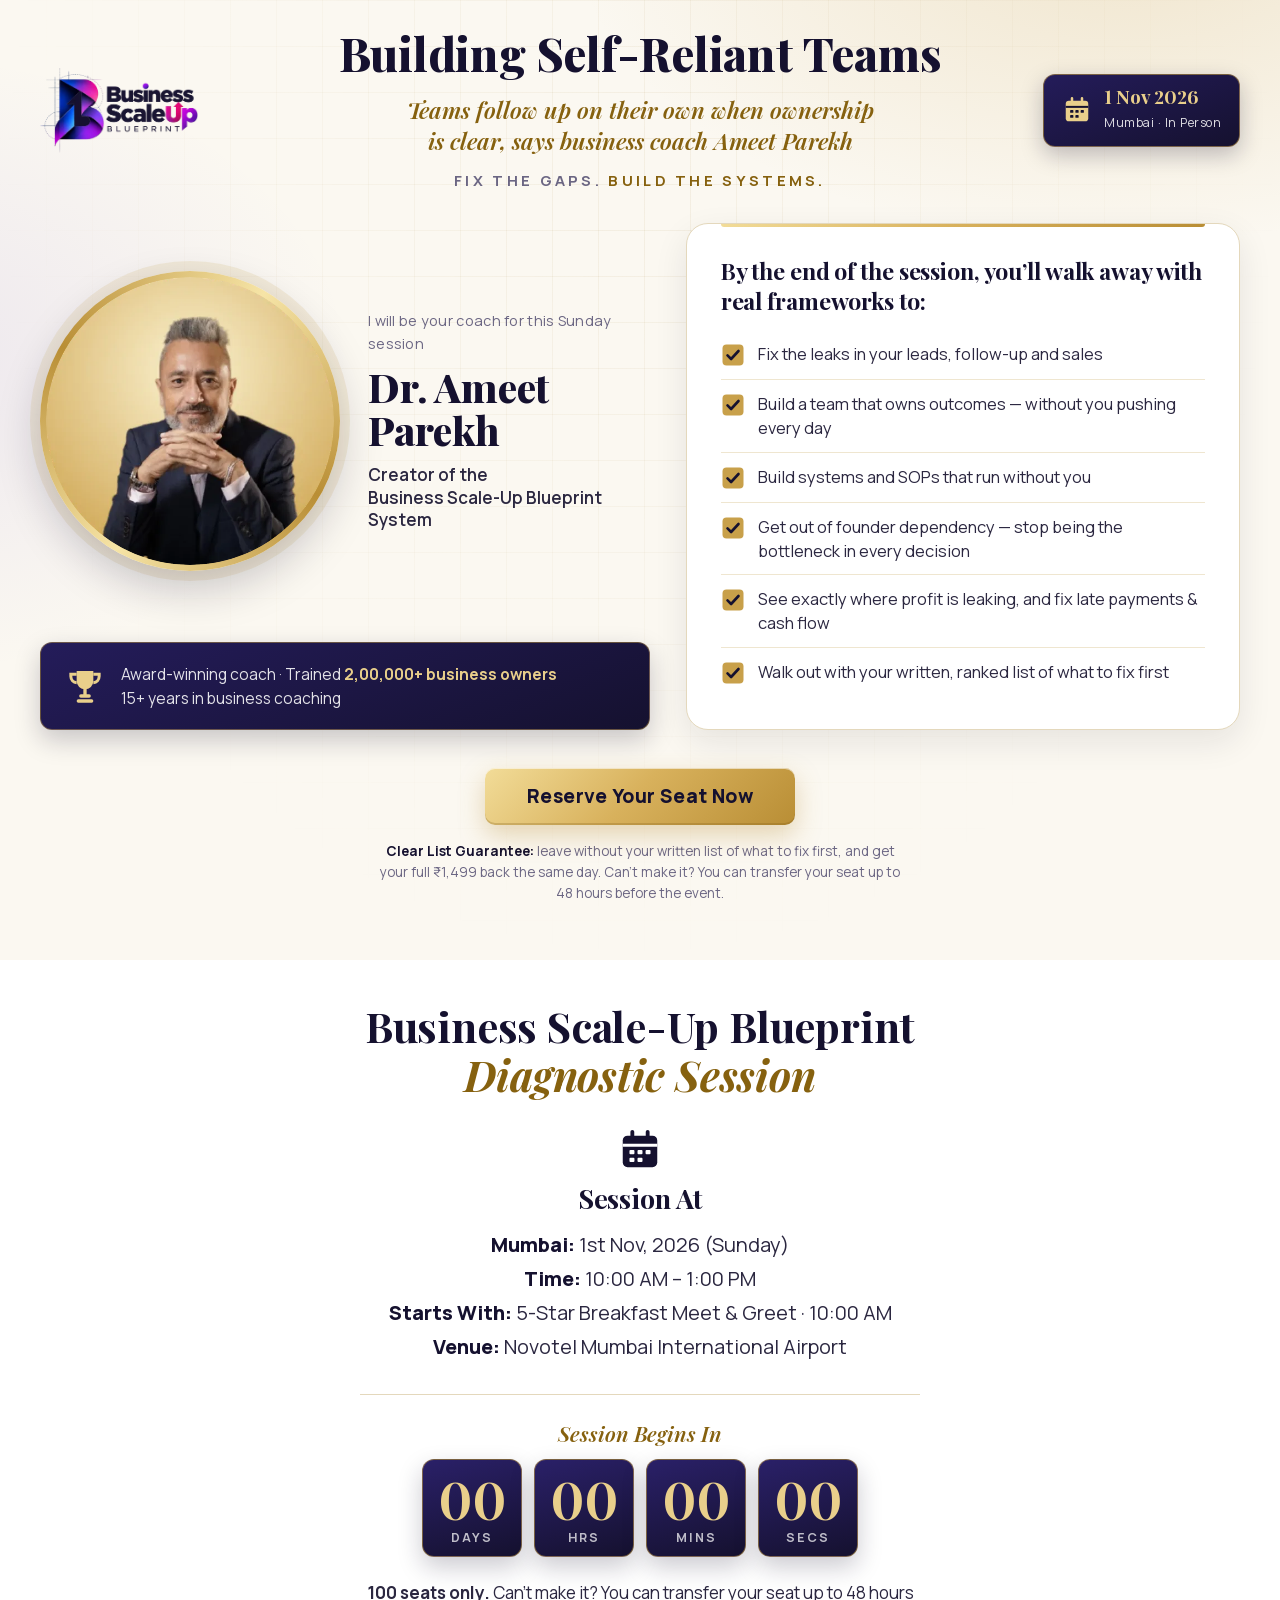
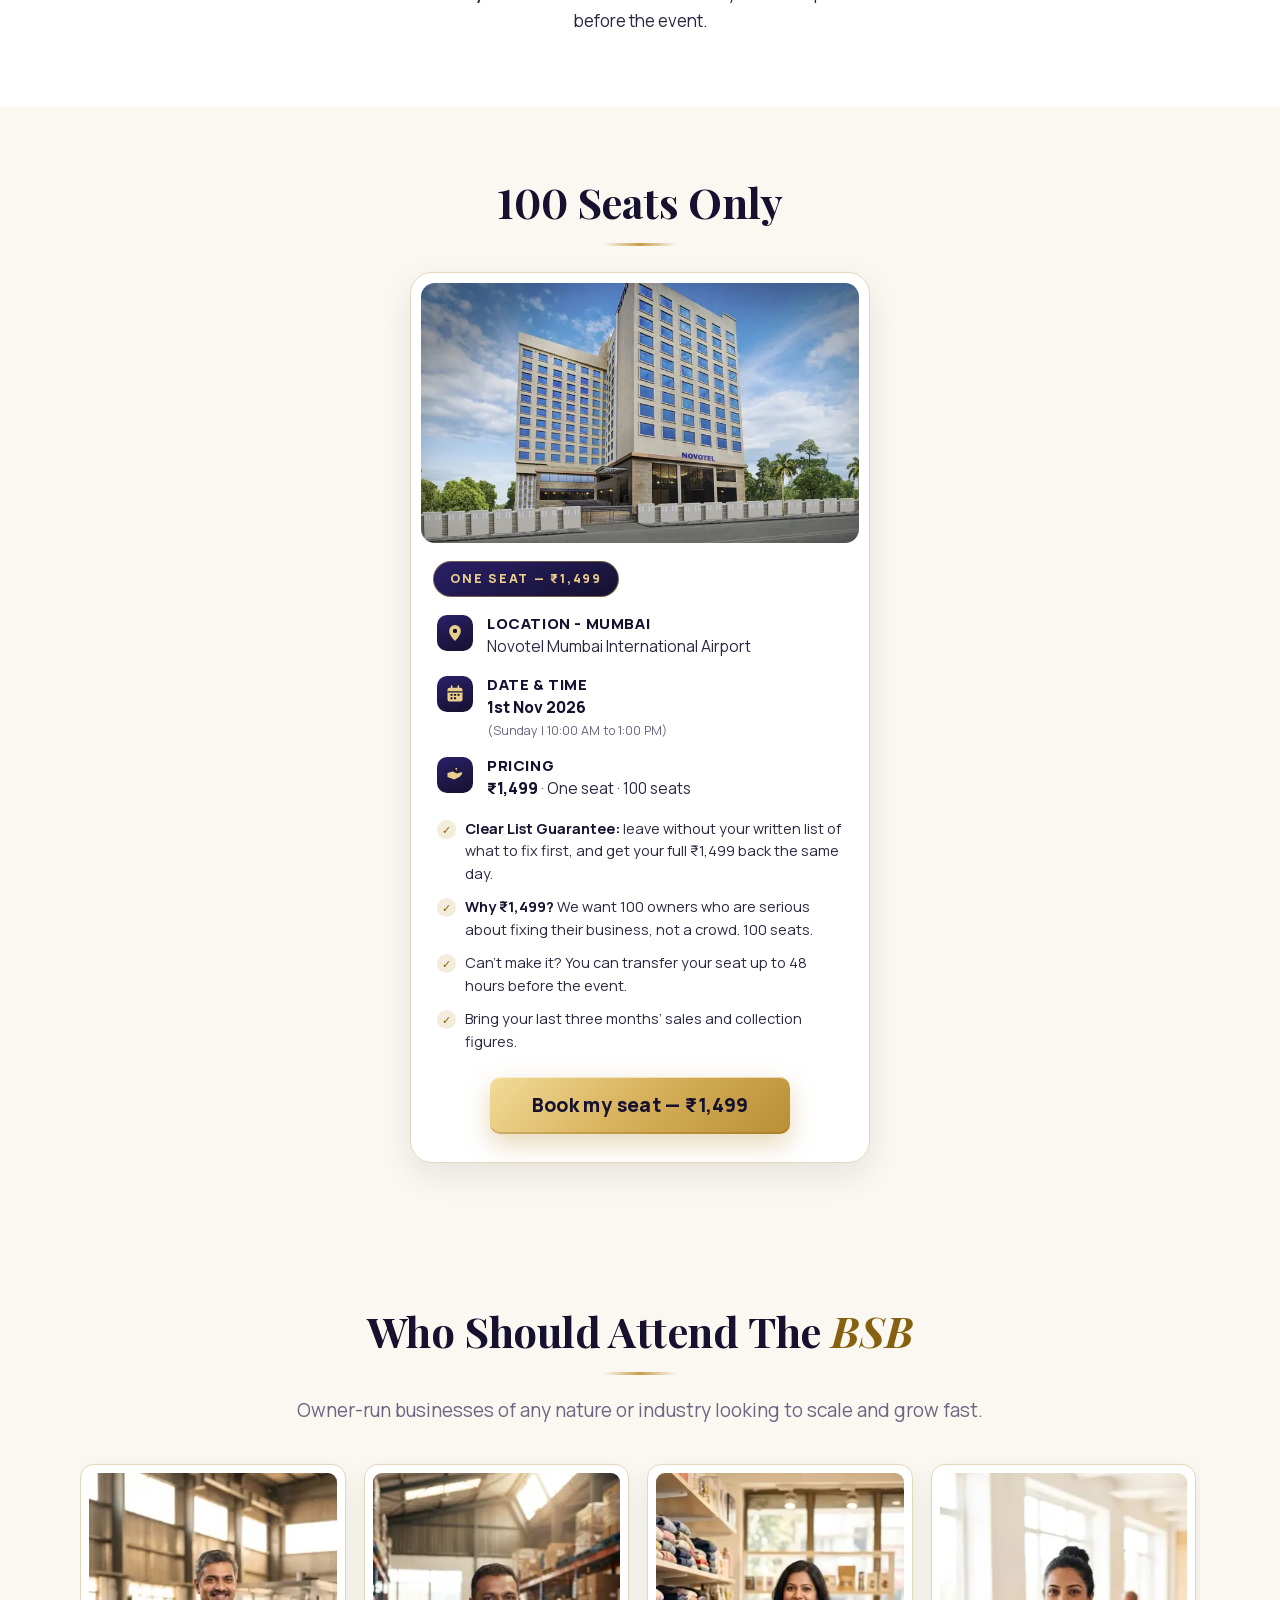
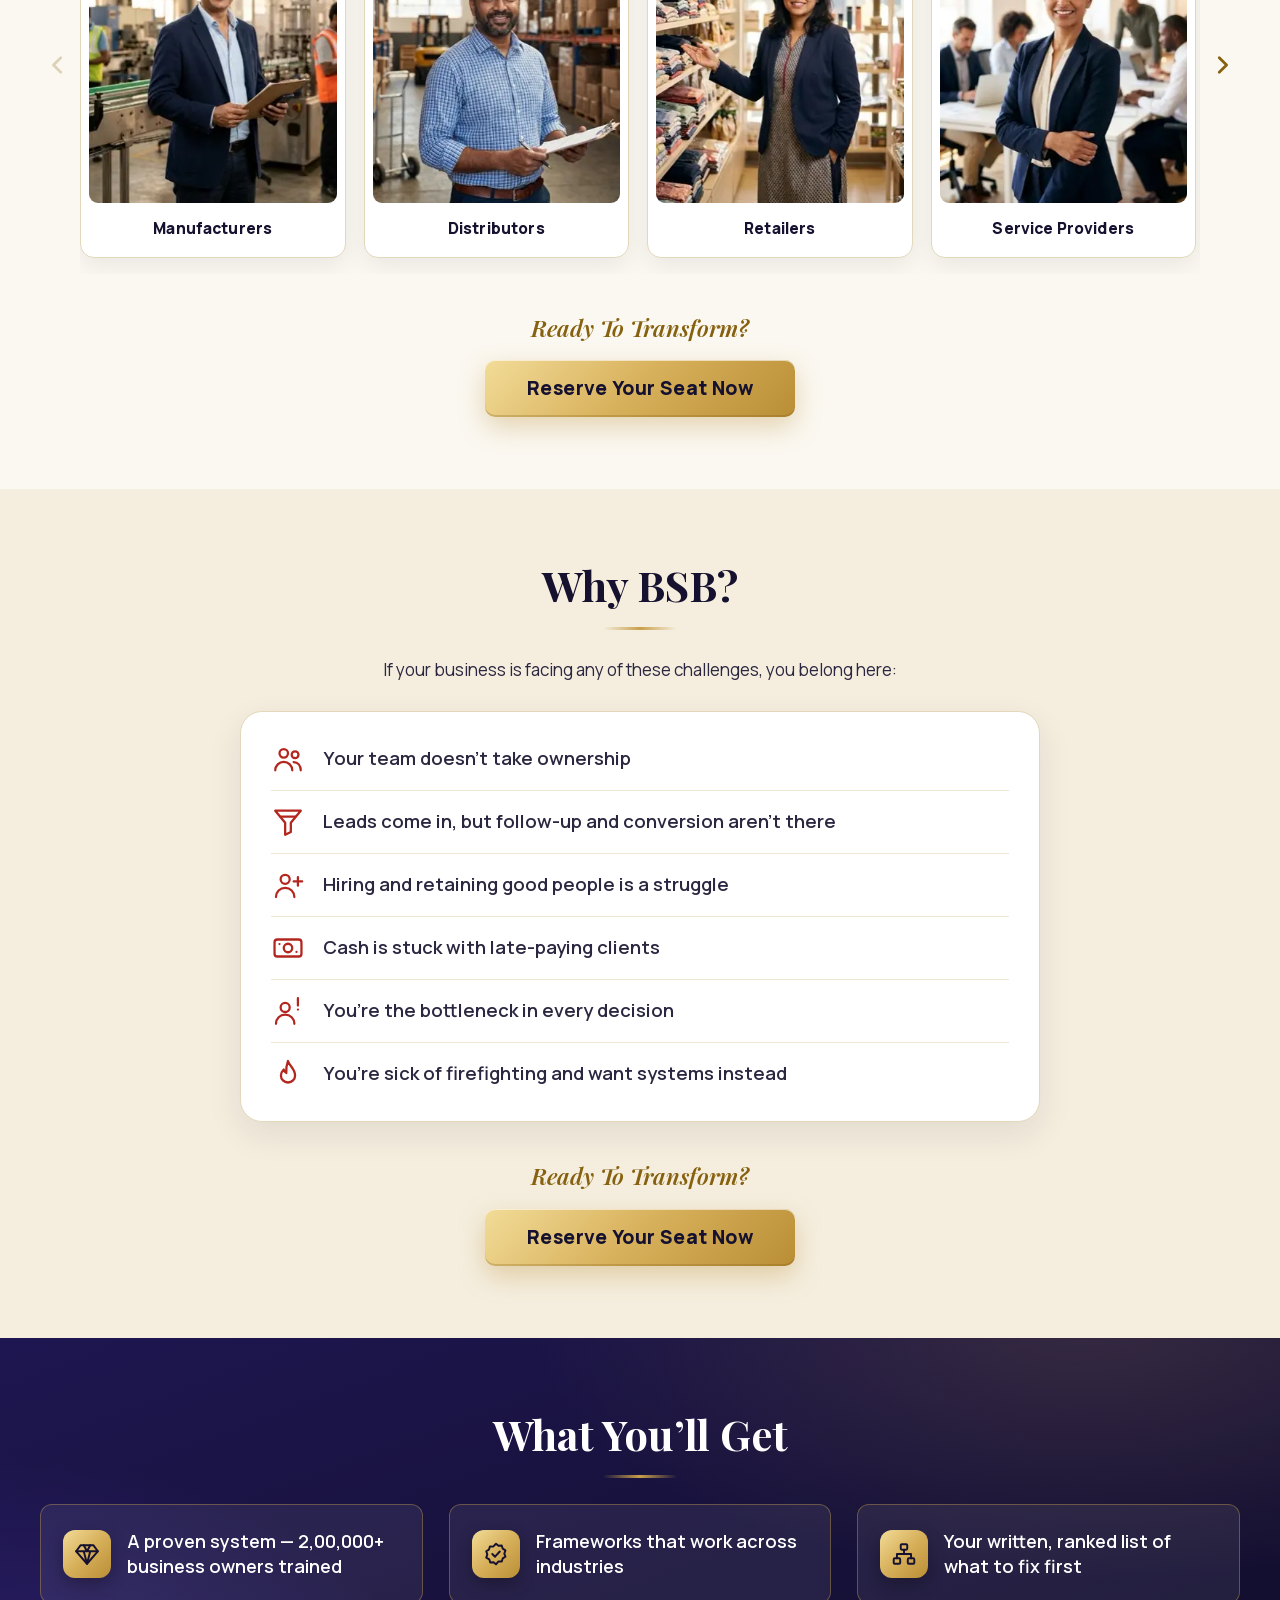
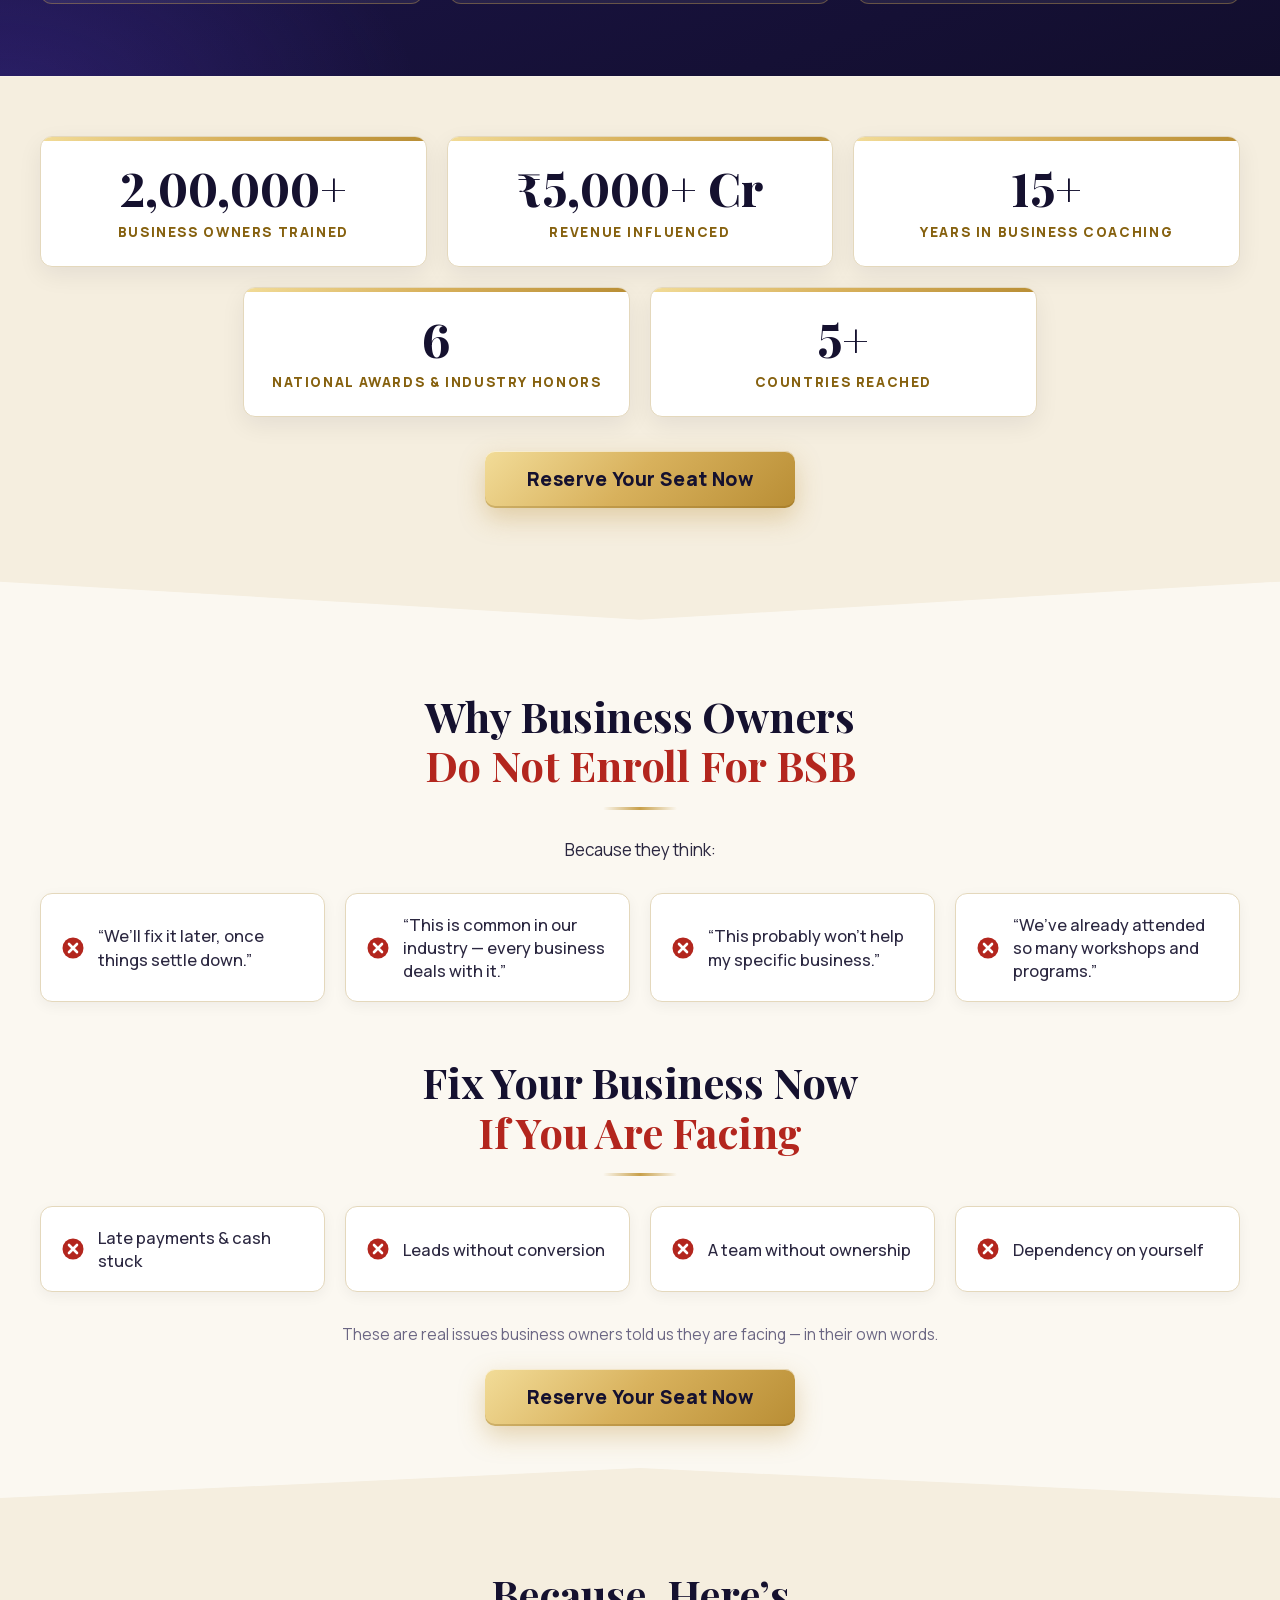
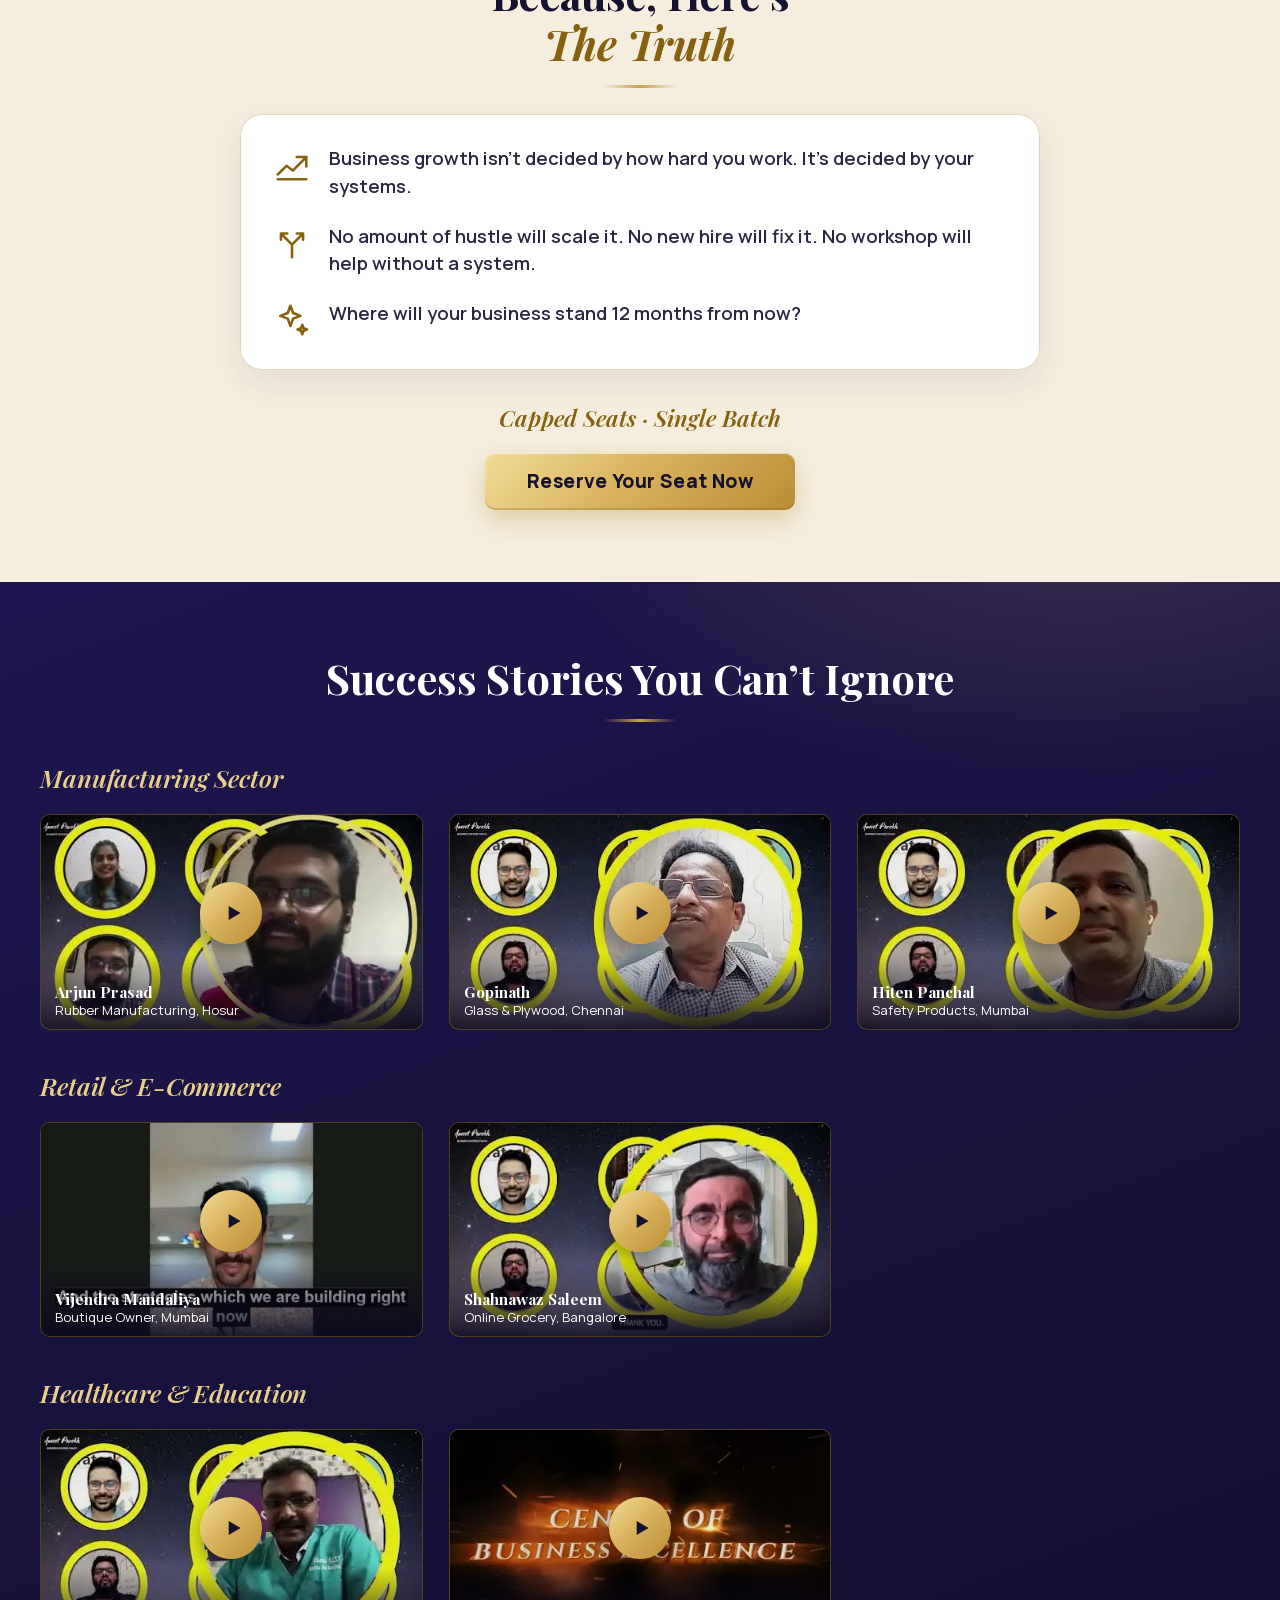
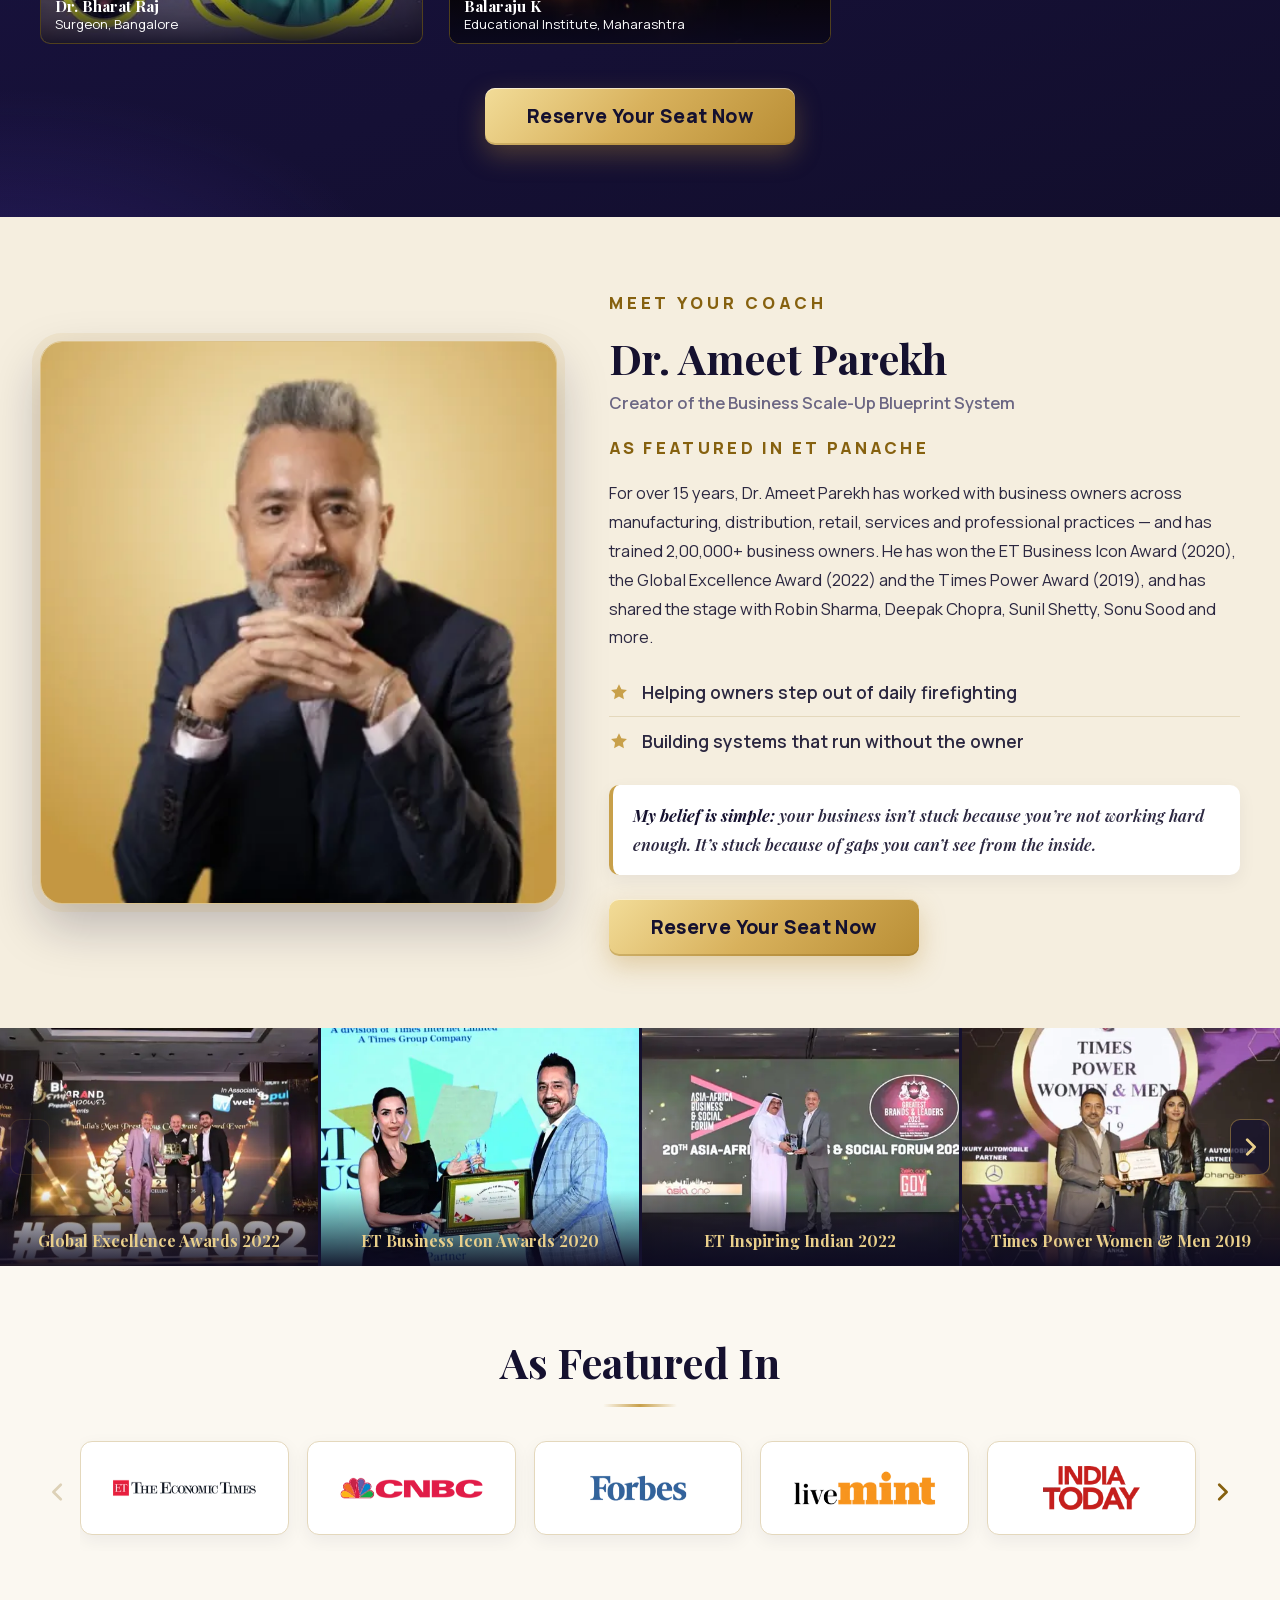
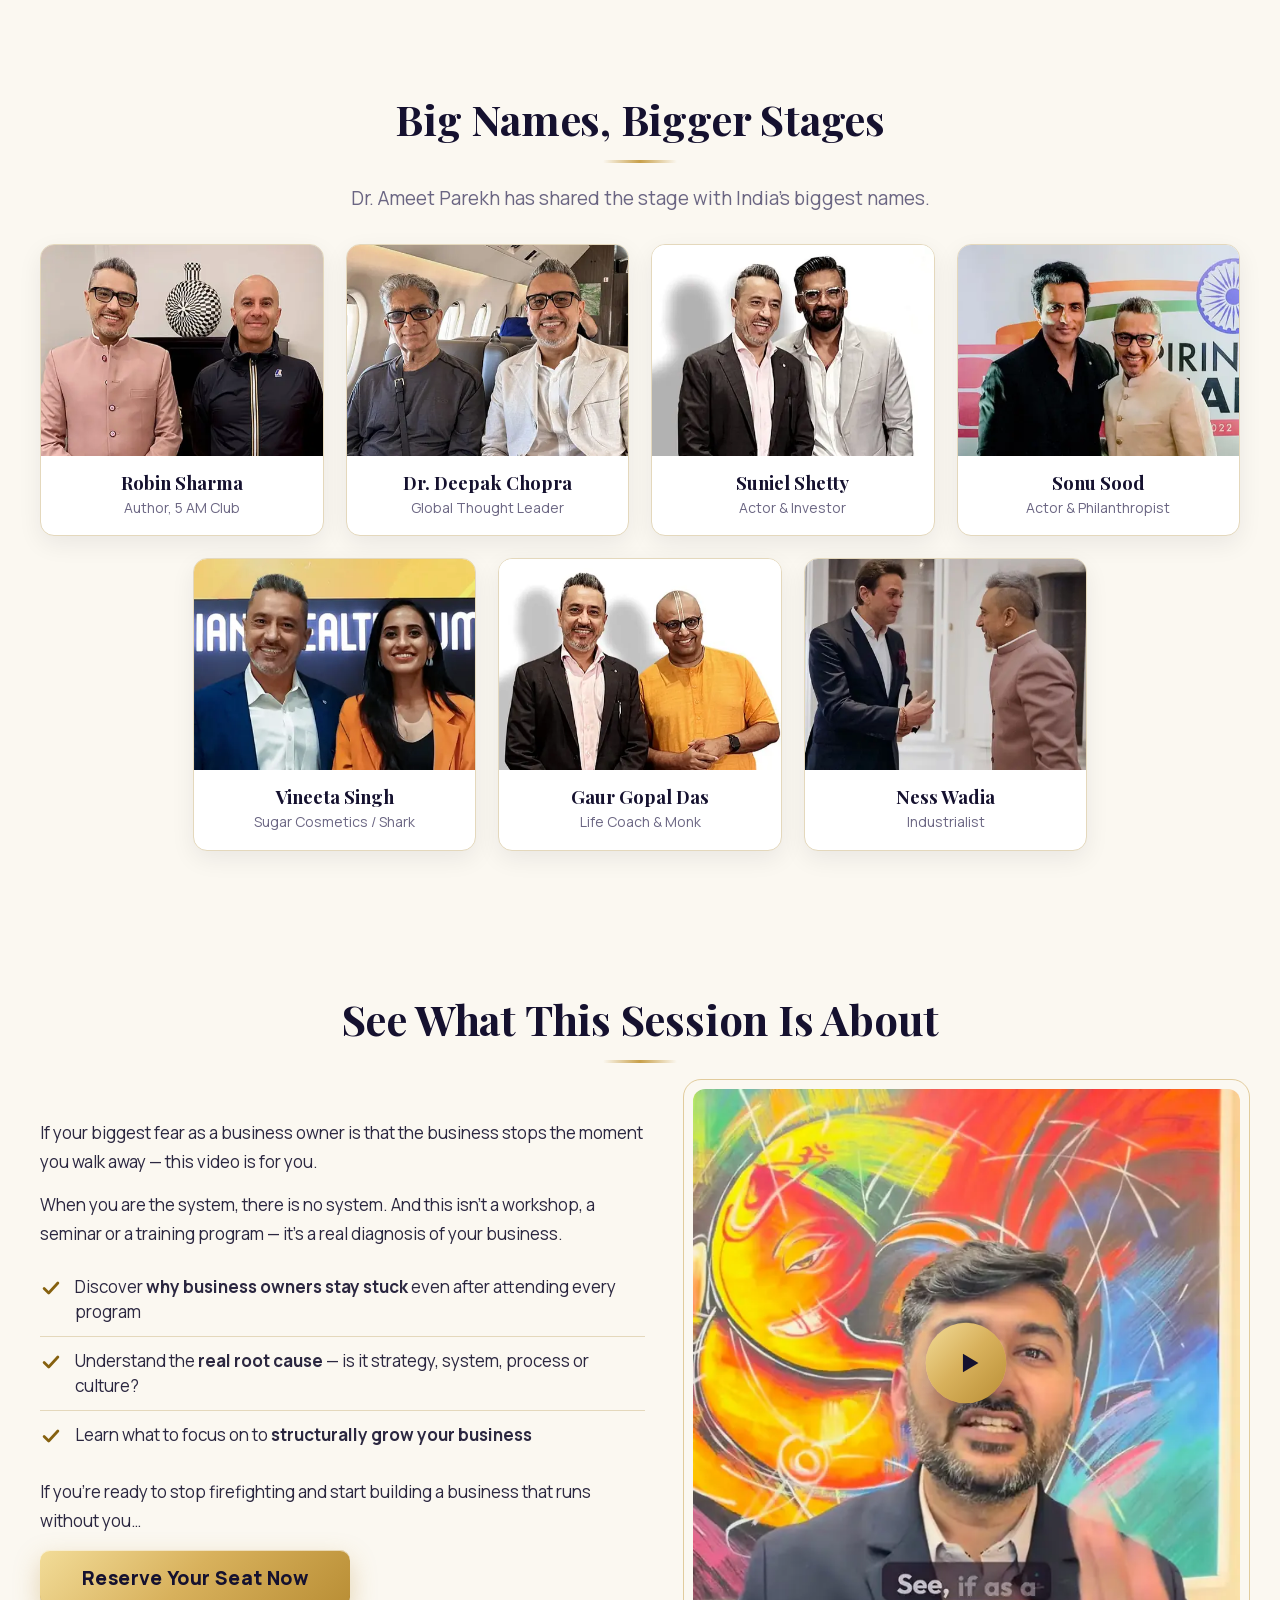
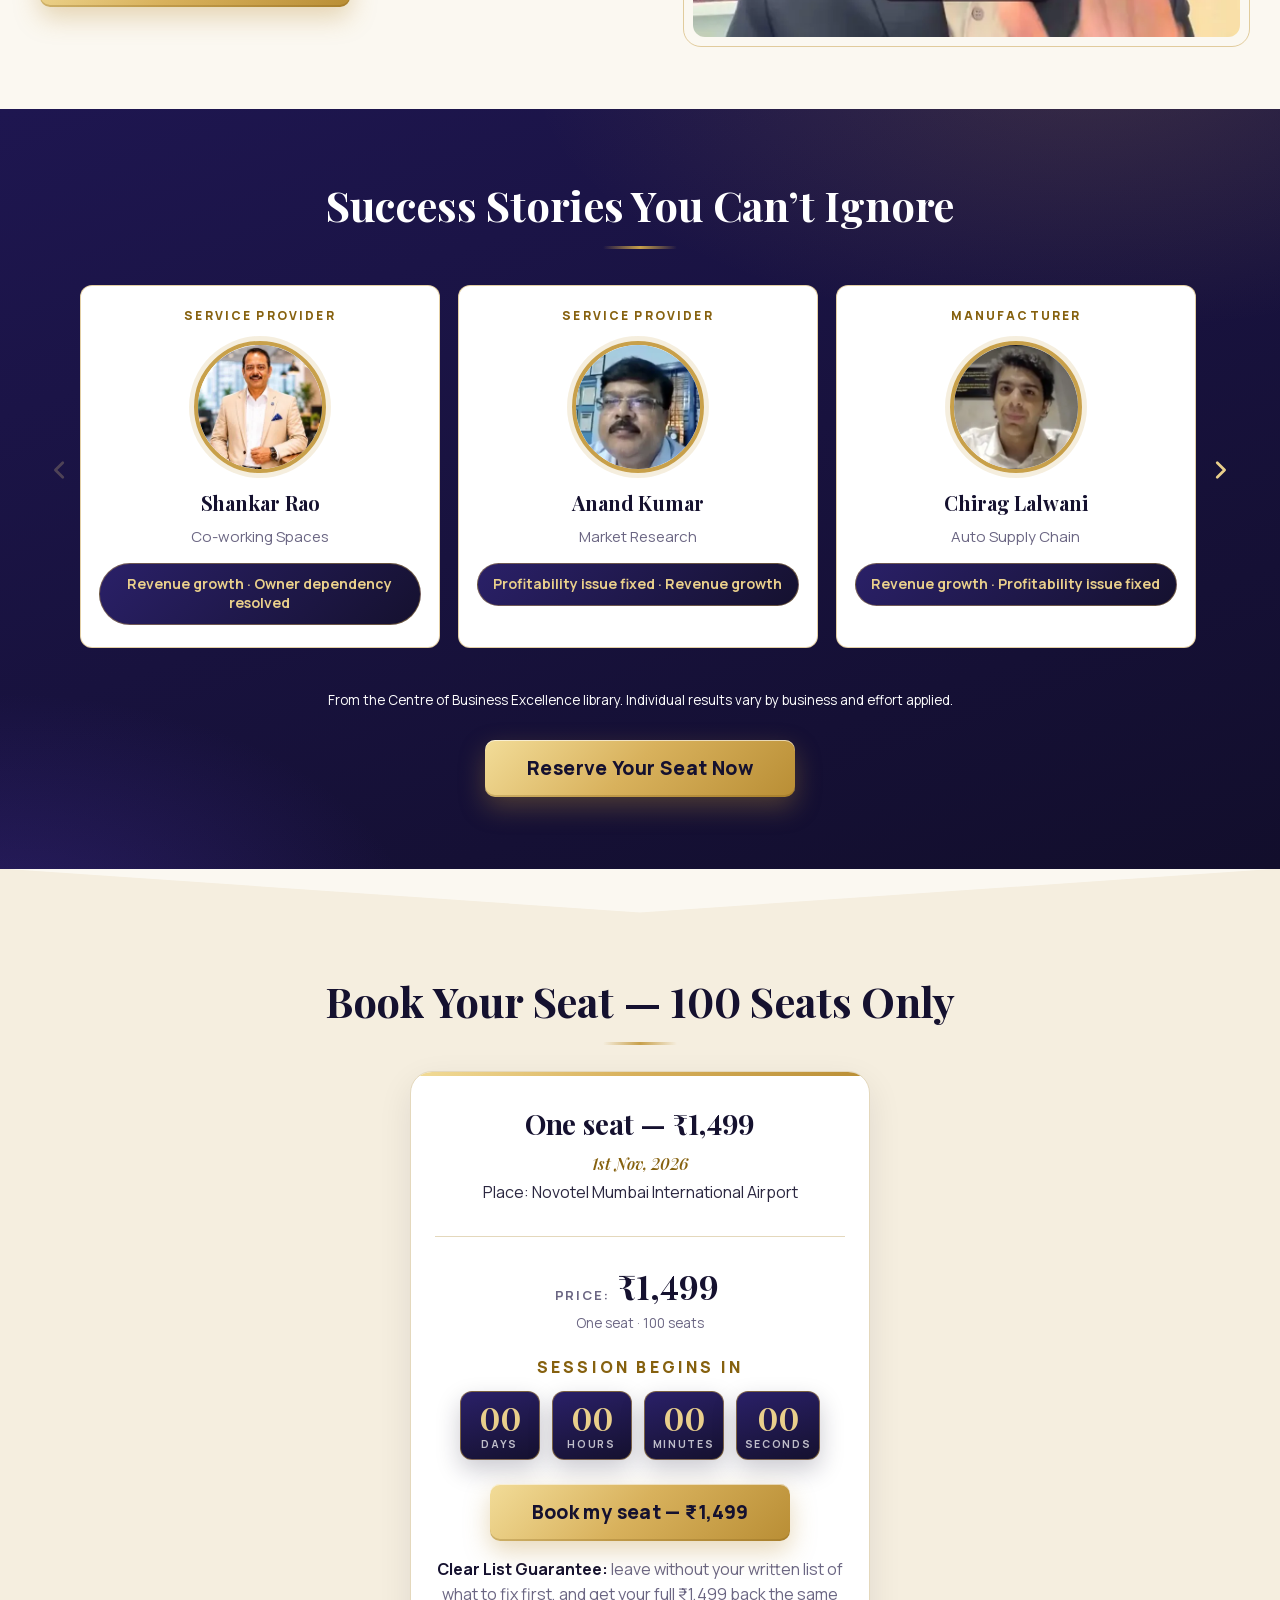
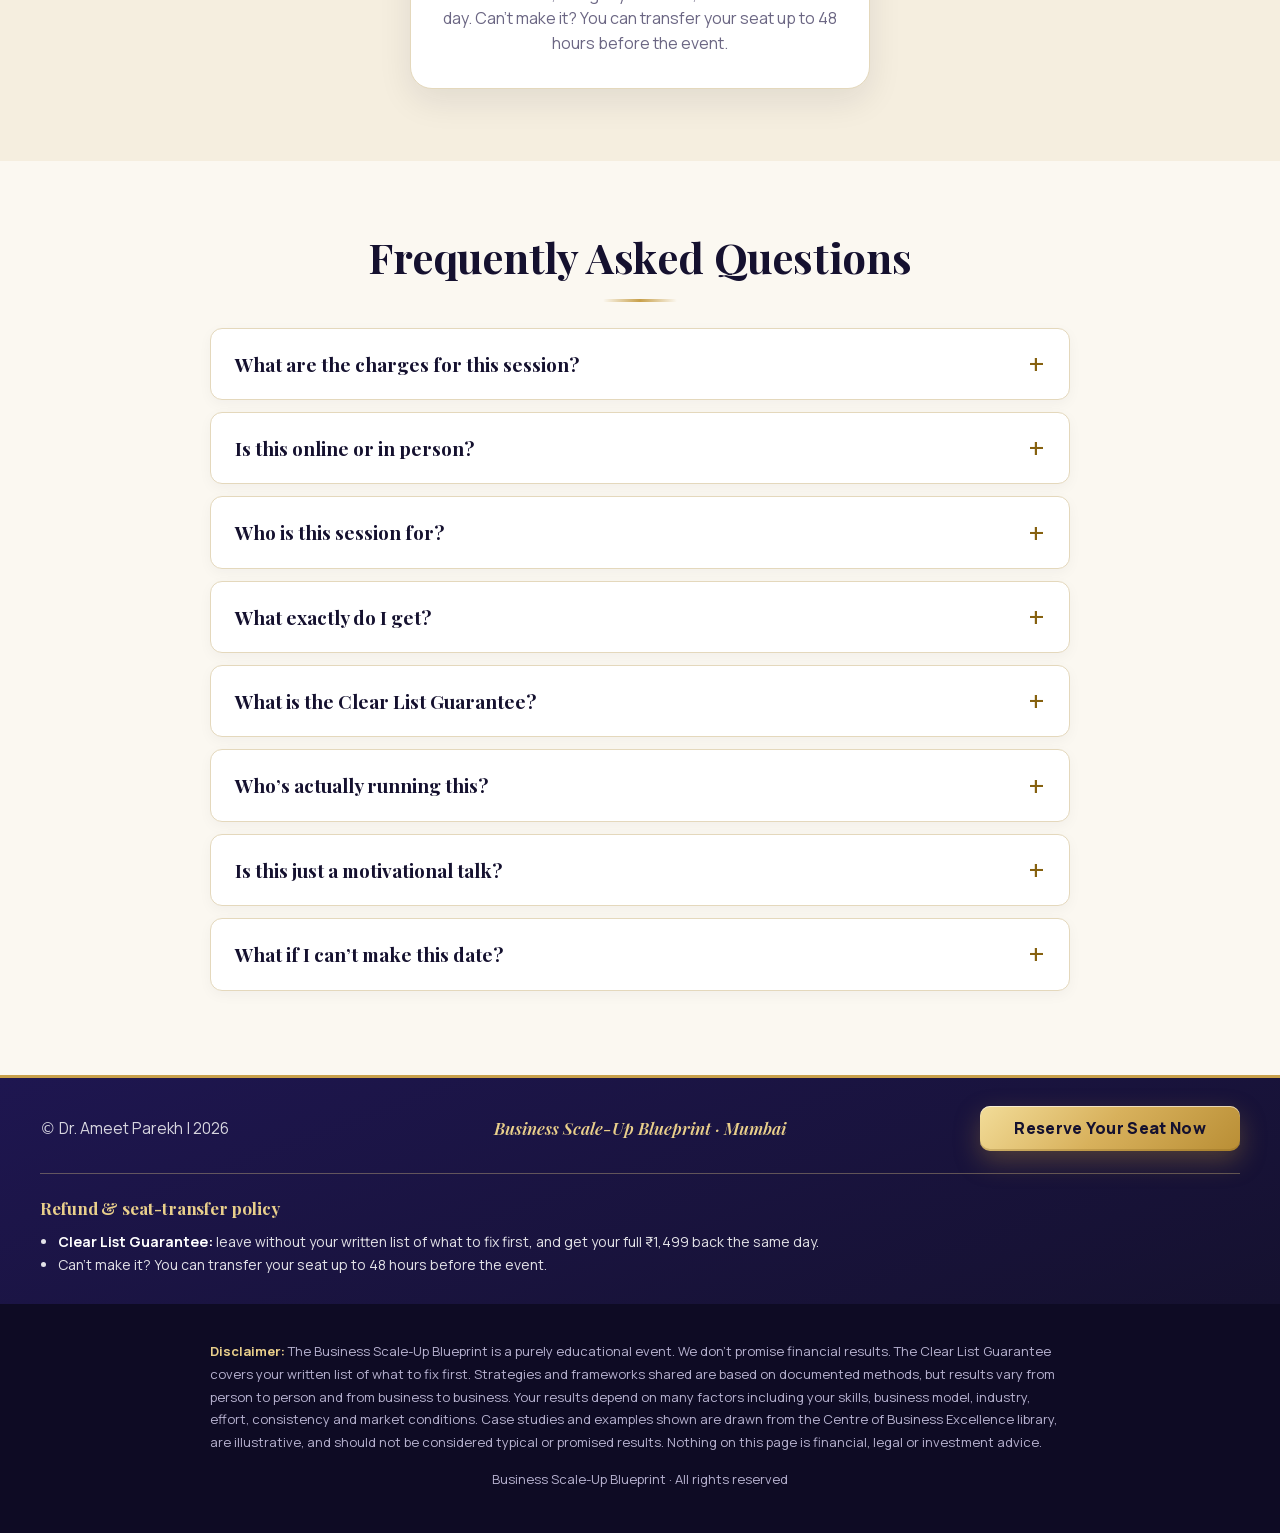
<file: bsb-2026/premium.html>
<!doctype html>
<html lang="en">
<head>
<meta charset="utf-8">
<meta name="viewport" content="width=device-width, initial-scale=1, viewport-fit=cover">
<title>Business Scale-Up Blueprint — Mumbai, 1 Nov 2026</title>
<meta name="description" content="An in-person Diagnostic Session in Mumbai on Sunday, 1 Nov 2026 with Dr. Ameet Parekh — find out what to fix first in your business and leave with your written list.">
<link rel="icon" href="assets/favicon-64.png" type="image/png">
<link rel="apple-touch-icon" href="assets/apple-touch-icon.png">
<meta name="theme-color" content="#15112F"><link rel="preload" href="fonts/playfair-var.woff2" as="font" type="font/woff2" crossorigin><link rel="preload" href="fonts/playfair-italic-var.woff2" as="font" type="font/woff2" crossorigin><link rel="preload" href="fonts/manrope-var.woff2" as="font" type="font/woff2" crossorigin><link rel="preload" href="assets/coach-circle-premium.webp" as="image" type="image/webp" fetchpriority="high"><link rel="modulepreload" href="js/main.js?v=20c284cb"><link rel="modulepreload" href="../script/config.js?v=5"><style>@font-face{font-family:Playfair Display;font-style:normal;font-weight:600 800;font-display:swap;src:url(fonts/playfair-var.woff2) format("woff2")}@font-face{font-family:Playfair Display;font-style:italic;font-weight:600 700;font-display:swap;src:url(fonts/playfair-italic-var.woff2) format("woff2")}@font-face{font-family:Manrope;font-style:normal;font-weight:400 800;font-display:swap;src:url(fonts/manrope-var.woff2) format("woff2")}:root{--ink:#15112F;--ink-2:#231B57;--ink-3:#3B2C86;--gold:#C8A04A;--gold-l:#E9CF8B;--gold-d:#86610F;--gold-grad:linear-gradient(135deg,#F2DC98 0%,#D8B15C 48%,#B98E35 100%);--ivory:#FBF8F1;--cream:#F5EEDF;--line:#E4D8BC;--text:#2B2740;--muted:#6B6683;--crimson:#B3261E;--serif:"Playfair Display","Cormorant Garamond",Georgia,"Times New Roman",serif;--sans:"Manrope",system-ui,-apple-system,"Segoe UI",Arial,sans-serif;--shadow:0 12px 34px rgba(21,17,47,.09);--radius:12px;--radius-lg:22px}*,*:before,*:after{box-sizing:border-box}html{scroll-behavior:smooth;-webkit-text-size-adjust:100%;text-size-adjust:100%}body{margin:0;font-family:var(--sans);color:var(--text);background:var(--ivory);font-size:17px;line-height:1.6;-webkit-font-smoothing:antialiased;text-rendering:optimizeLegibility}img{max-width:100%;height:auto;display:block}h1,h2,h3,h4,p,figure{margin:0}h1,h2,h3,h4{font-family:var(--serif);font-weight:700;color:var(--ink);letter-spacing:-.005em}a{color:inherit}button{font-family:inherit}.wrap{width:min(1200px,100% - 40px);margin-inline:auto}.wrap.narrow{width:min(860px,100% - 40px)}.center{text-align:center}.blue,.blue-d{color:var(--gold-d);font-style:italic}.red{color:var(--crimson)}.white{color:#fff!important}.ic{width:24px;height:24px;flex:none;display:inline-block}h1,h2,h3,h4,.pdate,.belief,.foot-mid,.cta-label,.italic,.sector,.vcap b,.acard figcaption,.ncard figcaption b,.hero-tag strong,.faq summary{font-variant-numeric:lining-nums;font-feature-settings:"lnum" 1}h1,h2,.cta-label,.italic{text-wrap:balance}.h2{font-size:42px;line-height:1.18;font-weight:700;color:var(--ink);margin-bottom:26px}.h2.center:after{content:"";display:block;width:74px;height:3px;margin:16px auto 0;background:linear-gradient(90deg,transparent,var(--gold),transparent);border-radius:2px}.navy .h2,.navy .h2.white{color:#fff}.h2.left{text-align:left;margin-bottom:6px}.lead-p{max-width:760px;margin:-6px auto 30px;font-size:19px;color:var(--muted)}.cta-label{font-family:var(--serif);font-size:23px;font-weight:600;font-style:italic;color:var(--gold-d);margin:36px 0 14px}.italic{font-family:var(--serif);font-style:italic;font-weight:600;font-size:23px;color:var(--gold-d);margin:30px 0 16px}.note-line{font-size:15.5px;color:var(--muted);margin:30px auto 22px;max-width:640px}.foot-note{font-size:13.5px;text-align:center;margin:26px auto 28px;max-width:640px;color:#ffffffb8}.btn{display:inline-block;position:relative;background:var(--gold-grad);color:var(--ink);text-decoration:none;font-family:var(--sans);font-weight:800;font-size:19px;line-height:1.2;letter-spacing:.02em;padding:17px 42px;border-radius:10px;border:0;cursor:pointer;transition:transform .18s,box-shadow .18s,filter .18s;box-shadow:0 10px 26px #b98e3557,inset 0 1px #fff9,inset 0 -2px #78561240}@media(hover:hover){.btn:hover{transform:translateY(-2px);filter:brightness(1.06) saturate(1.05);box-shadow:0 14px 32px #b98e3573,inset 0 1px #fff9,inset 0 -2px #78561240}}.btn:active{transform:translateY(0)}.btn:focus-visible{outline:3px solid var(--ink-3);outline-offset:3px}.btn-sm{font-size:16px;padding:13px 34px}.btn-block{display:block;width:100%;font-size:19px;margin-top:6px}.sec{padding:72px 0;position:relative}.tint-blue{background:var(--cream)}.tint-grey{background:var(--ivory)}.navy{background:radial-gradient(900px 420px at 85% -5%,rgba(200,160,74,.17),transparent 62%),radial-gradient(700px 420px at 0% 110%,rgba(91,63,208,.28),transparent 60%),linear-gradient(160deg,#1e1650,#120e2c);color:#fff}.slant{clip-path:polygon(0 38px,100% 0,100% 100%,0 100%);margin-top:-38px;padding-top:110px}.slant-top{clip-path:polygon(0 0,50% 44px,100% 0,100% 100%,0 100%);padding-top:108px}.slant-v{clip-path:polygon(0 0,100% 0,100% calc(100% - 38px),50% 100%,0 calc(100% - 38px));padding-bottom:112px}.slant-v2{clip-path:polygon(0 30px,50% 0,100% 30px,100% 100%,0 100%);margin-top:-30px;padding-top:102px}.hero{background:radial-gradient(900px 520px at 88% -8%,rgba(200,160,74,.22),transparent 62%),radial-gradient(760px 520px at -8% 38%,rgba(91,63,208,.09),transparent 60%),var(--ivory);padding:28px 0 56px;position:relative;overflow:hidden}.hero:before{content:"";position:absolute;inset:0;background-image:linear-gradient(rgba(150,112,26,.07) 1px,transparent 1px),linear-gradient(90deg,rgba(150,112,26,.07) 1px,transparent 1px);background-size:46px 46px;-webkit-mask-image:radial-gradient(ellipse at 50% 20%,#000 0%,transparent 72%);mask-image:radial-gradient(ellipse at 50% 20%,#000 0%,transparent 72%);pointer-events:none}.hero .wrap{position:relative}.hero-top{display:grid;grid-template-columns:200px 1fr 200px;gap:24px;align-items:center;margin-bottom:30px}.hero-logo{width:158px;height:auto}.hero-title{text-align:center}.hero h1 .blue{display:block;text-wrap:balance}.hero h1{font-size:46px;line-height:1.12;font-weight:800;color:var(--ink)}.hero-deck{max-width:640px;margin:14px auto 0;font-family:var(--serif);font-style:italic;font-weight:600;font-size:23px;line-height:1.38;color:var(--gold-d);text-wrap:balance}.nb{white-space:nowrap}.hero-sub{font-size:15px;margin-top:12px;letter-spacing:.22em;text-transform:uppercase;font-weight:700;color:var(--muted)}.hero-sub .blue{font-style:normal;color:var(--gold-d)}.hero-tag{justify-self:end;display:flex;align-items:center;gap:12px;background:linear-gradient(160deg,#241C5A,var(--ink));color:#fff;border-radius:var(--radius);padding:11px 18px;border:1px solid rgba(200,160,74,.55);box-shadow:0 8px 22px #15112f40}.hero-tag .ic{width:30px;height:30px;color:var(--gold-l);--ic-in:var(--ink)}.hero-tag strong{display:block;font-family:var(--serif);font-size:19px;line-height:1.1;color:var(--gold-l)}.hero-tag small{font-size:12.5px;opacity:.85;letter-spacing:.04em}.hero-main{display:grid;grid-template-columns:1.1fr 1fr;gap:36px;align-items:stretch;margin-bottom:38px}.coach-panel{display:flex;flex-direction:column;justify-content:space-between;gap:24px}.coach-row{display:flex;align-items:center;gap:28px;flex:1}.coach-circle{flex:none;width:300px;border-radius:50%;background:conic-gradient(from 210deg,#f6e4a6,#b98e35,#f6e4a6,#b98e35,#f6e4a6);padding:6px;box-shadow:0 18px 44px #15112f38,0 0 0 10px #c8a04a24}.coach-circle img{border-radius:50%;width:100%;height:auto}.small{font-size:14.5px;color:var(--muted);letter-spacing:.02em}.coach-name{font-size:40px;line-height:1.08;font-weight:800;color:var(--ink);margin:10px 0 12px}.coach-role{font-size:17px;font-weight:600;line-height:1.35;color:var(--text)}.navy-strip{display:flex;align-items:center;gap:16px;background:linear-gradient(160deg,#241C5A,var(--ink));color:#fff;border-radius:var(--radius);padding:19px 24px;border:1px solid rgba(200,160,74,.45);box-shadow:0 10px 26px #15112f38}.navy-strip p{font-size:15.5px;line-height:1.55;color:#ffffffe0}.navy-strip strong{color:var(--gold-l)}.ic-gold{color:var(--gold-l);width:40px;height:40px}.frameworks{background:#fff;border:1px solid var(--line);border-radius:var(--radius-lg);padding:32px 34px;box-shadow:var(--shadow);position:relative}.frameworks:before{content:"";position:absolute;left:34px;right:34px;top:0;height:3px;background:var(--gold-grad);border-radius:0 0 4px 4px}.frameworks h2,.frameworks h3{font-size:23px;line-height:1.3;font-weight:700;color:var(--ink);margin-bottom:14px}.tick-list{list-style:none;margin:0;padding:0}.tick-list li{display:flex;align-items:flex-start;gap:13px;padding:12px 0;border-bottom:1px solid #EFE6D0;font-size:16.5px;line-height:1.45}.tick-list li:last-child{border-bottom:0}.ic-green{color:var(--gold);margin-top:1px;--ic-in:var(--ink)}.session{background:#fff;padding-top:42px}.big-ic{width:46px;height:46px;margin:6px auto 4px;display:block}.ic-navy{color:var(--ink)}.session-at{font-size:27px;font-weight:700;color:var(--ink);margin-bottom:8px}.session-line{font-size:20px;line-height:1.7}.session-line strong{font-weight:800;color:var(--ink)}.thin{width:min(560px,100%);border:0;border-top:1px solid var(--line);margin:30px auto 22px}.small-h{font-size:21px;font-style:italic;font-weight:600;color:var(--gold-d)}.countdown{display:flex;justify-content:center;gap:12px;flex-wrap:wrap}.countdown>div{min-width:100px;background:linear-gradient(165deg,#2A2068,var(--ink));border:1px solid rgba(200,160,74,.55);border-radius:var(--radius);padding:12px 10px 8px;text-align:center;box-shadow:0 10px 24px #15112f38}.countdown b{display:block;font-family:var(--serif);font-weight:700;font-size:52px;line-height:1.05;color:var(--gold-l);font-variant-numeric:lining-nums tabular-nums;font-feature-settings:"lnum" 1,"tnum" 1}.countdown span{display:block;font-size:12.5px;font-weight:700;letter-spacing:.16em;text-transform:uppercase;color:#ffffffb8;margin-top:2px}.countdown.mini>div{min-width:80px;padding:9px 8px 6px}.countdown.mini b{font-size:32px}.countdown.mini span{font-size:10.5px}.pass-cards{display:grid;grid-template-columns:repeat(2,minmax(0,410px));gap:32px;justify-content:center;margin-top:10px}.pcard{background:#fff;border:1px solid var(--line);border-radius:var(--radius-lg);box-shadow:var(--shadow);padding:10px 10px 28px;display:flex;flex-direction:column;gap:18px;text-align:left;position:relative}.pcard-img{width:100%;aspect-ratio:16/9.5;object-fit:cover;border-radius:14px}.pcard-badge{align-self:flex-start;margin:0 12px;background:linear-gradient(160deg,#2A2068,var(--ink));color:var(--gold-l);font-weight:800;font-size:12.5px;text-transform:uppercase;letter-spacing:.14em;padding:7px 16px;border-radius:999px;border:1px solid rgba(200,160,74,.5)}.pcard-badge.alt{background:var(--gold-grad);color:var(--ink);border-color:transparent}.prow{display:flex;gap:14px;align-items:flex-start;padding:0 16px}.ic-navy-sq{width:36px;height:36px;padding:8px;background:linear-gradient(160deg,#2A2068,var(--ink));color:var(--gold-l);border-radius:10px;--ic-in:var(--ink)}.prow h3{font-family:var(--sans);font-size:15px;font-weight:800;color:var(--ink);line-height:1.2;letter-spacing:.04em;text-transform:uppercase}.prow p{font-size:15.5px;line-height:1.4;margin-top:3px}.prow p b{font-weight:800;color:var(--ink)}.prow s{color:#6f6a88;font-size:14px}.tiny{font-size:12.5px!important;color:var(--muted)}.pcard .btn{align-self:center;margin-top:6px}.carousel{--gap:18px;position:relative;padding:0 40px}.carousel.full{padding:0}.car-track{display:flex;gap:var(--gap);overflow-x:auto;scroll-snap-type:x mandatory;scrollbar-width:none;-ms-overflow-style:none;scroll-behavior:smooth;padding:8px 2px 16px}.car-track::-webkit-scrollbar{display:none}.car-track{overscroll-behavior-x:contain}.car-track>*{flex:0 0 calc((100% - var(--gap)*(var(--per) - 1))/var(--per));scroll-snap-align:start}.car-btn{position:absolute;top:50%;transform:translateY(-50%);width:36px;height:44px;display:grid;place-items:center;background:none;border:0;color:var(--gold-d);cursor:pointer;z-index:2;padding:0}.car-btn.prev{left:0}.car-btn.next{right:0}.car-btn .ic{width:22px;height:22px}.car-btn:disabled{opacity:.25;cursor:default}.car-btn.light{color:var(--gold-l);background:#15112fb8;border-radius:10px;width:40px;height:56px;border:1px solid rgba(200,160,74,.5)}.car-btn.light:hover{background:#15112feb}.carousel.full .car-btn.prev{left:10px}.carousel.full .car-btn.next{right:10px}.carousel.cases .car-btn.light{background:transparent;border-color:transparent}.icard{background:#fff;border:1px solid var(--line);border-radius:14px;box-shadow:0 8px 24px #15112f12;padding:8px 8px 16px;text-align:center}.icard img{width:100%;aspect-ratio:3/4;object-fit:cover;object-position:center 12%;border-radius:9px}.icard figcaption{margin-top:13px;font-weight:800;font-size:15.5px;color:var(--ink);letter-spacing:.01em}.why-card{background:#fff;border:1px solid var(--line);border-radius:var(--radius-lg);box-shadow:var(--shadow);max-width:800px;margin:28px auto 0;padding:16px 30px}.why-row{display:flex;align-items:center;gap:18px;padding:14px 0;font-size:18.5px;font-weight:600;border-bottom:1px solid #F0E8D5}.why-row:last-child{border-bottom:0}.ic-red{color:var(--crimson)}.why-row .ic{width:34px;height:34px}.get-cards{display:grid;grid-template-columns:repeat(3,1fr);gap:26px;margin-top:16px}.get-card{background:#ffffff12;border:1px solid rgba(200,160,74,.4);color:#fff;border-radius:var(--radius);display:flex;align-items:center;gap:16px;padding:24px 22px;font-size:18px;line-height:1.4;font-weight:600}.gsq{flex:none;width:48px;height:48px;background:var(--gold-grad);color:var(--ink);display:grid;place-items:center;border-radius:12px;box-shadow:0 6px 16px #00000047}.gsq .ic{width:26px;height:26px}.stats-sec{padding-top:60px}.stats{display:flex;flex-wrap:wrap;justify-content:center;gap:20px}.stat{flex:0 1 calc((100% - 40px)/3);min-width:250px;background:#fff;border:1px solid var(--line);border-radius:var(--radius);box-shadow:0 8px 24px #15112f12;text-align:center;padding:26px 18px 22px;position:relative;overflow:hidden}.stat:before{content:"";position:absolute;left:0;right:0;top:0;height:4px;background:var(--gold-grad)}.stat b{display:block;font-family:var(--serif);font-weight:800;font-size:46px;line-height:1.1;color:var(--ink);font-variant-numeric:lining-nums tabular-nums;font-feature-settings:"lnum" 1,"tnum" 1}.stat span{display:block;font-size:13.5px;font-weight:800;letter-spacing:.12em;text-transform:uppercase;color:var(--gold-d);margin-top:8px}.obj-grid{display:grid;grid-template-columns:repeat(3,1fr);gap:20px;margin-top:30px}.obj-grid.four{grid-template-columns:repeat(4,1fr)}.obj{display:flex;align-items:center;gap:13px;border:1px solid var(--line);border-radius:var(--radius);padding:19px 20px;font-size:16.5px;background:#fff;line-height:1.4;font-weight:500;box-shadow:0 4px 14px #15112f0d}.obj .ic{width:24px;height:24px}.truth-card{background:#fff;border:1px solid var(--line);border-radius:var(--radius-lg);box-shadow:var(--shadow);max-width:800px;margin:26px auto 0;padding:30px 32px;display:grid;gap:22px}.truth-row{display:flex;gap:18px;align-items:flex-start;font-size:18.5px;font-weight:600;line-height:1.5}.ic-navy-line{color:var(--gold-d);width:38px;height:38px;margin-top:1px}.sector{font-family:var(--serif);font-size:25px;font-weight:600;font-style:italic;color:var(--gold-l);margin:36px 0 16px}.vid-row{display:grid;grid-template-columns:repeat(3,1fr);gap:26px}.vid{position:relative;display:block;padding:0;border:1px solid rgba(200,160,74,.4);background:#000;cursor:pointer;border-radius:10px;overflow:hidden;aspect-ratio:16/9;width:100%}.vid img{width:100%;height:100%;object-fit:cover;opacity:.92;transition:transform .3s,opacity .2s}.vid:hover img{transform:scale(1.04);opacity:1}.play{position:absolute;left:50%;top:46%;transform:translate(-50%,-50%);width:62px;height:62px;background:var(--gold-grad);border-radius:50%;display:grid;place-items:center;color:var(--ink);box-shadow:0 8px 22px #0006}.play .ic{width:26px;height:26px;margin-left:3px}.vcap{position:absolute;left:0;right:0;bottom:0;padding:28px 14px 10px;background:linear-gradient(transparent,#0c0920e6);color:#fff;text-align:left;font-size:13px;line-height:1.3}.vcap b{display:block;font-size:15.5px;font-family:var(--serif)}.coach-split{display:grid;grid-template-columns:.9fr 1.1fr;gap:52px;align-items:center}.coach-big{width:100%;height:auto;border-radius:var(--radius-lg);box-shadow:0 22px 50px #15112f40;border:1px solid rgba(200,160,74,.55);outline:8px solid rgba(200,160,74,.12)}.eyebrow{font-size:13px;font-weight:800;letter-spacing:.24em;text-transform:uppercase;color:var(--gold-d);margin-bottom:8px}.role{font-size:17px;margin-bottom:18px;color:var(--muted);font-weight:600}.coach-text>p{font-size:16.5px;line-height:1.75;margin-bottom:16px}.star-list{list-style:none;margin:0 0 20px;padding:0}.star-list li{display:flex;align-items:center;gap:13px;padding:10px 0;border-bottom:1px solid var(--line);font-size:17.5px;font-weight:600}.star-list li:last-child{border-bottom:0}.star-list .ic{color:var(--gold);width:20px;height:20px}.belief{background:#fff;border-left:4px solid var(--gold);border-radius:10px;padding:16px 20px;margin:6px 0 24px!important;font-family:var(--serif);font-size:18px;font-style:italic;line-height:1.6;box-shadow:0 6px 18px #15112f0f}.belief b{font-weight:700;color:var(--ink)}.strip{background:var(--ink)}.acard{position:relative;aspect-ratio:4/3}.acard img{width:100%;height:100%;object-fit:cover}.acard figcaption{position:absolute;left:0;right:0;bottom:0;padding:38px 14px 13px;background:linear-gradient(transparent,#0c0920eb);color:var(--gold-l);font-family:var(--serif);font-weight:700;font-size:16px;text-align:center}.strip .car-track{padding:0}.logos{margin-top:8px}.logo-card{display:flex;align-items:center;justify-content:center;height:94px;padding:10px 14px;background:#fff;border:1px solid var(--line);border-radius:12px;box-shadow:0 6px 18px #15112f0f}.logo-card img{max-height:44px;width:auto;max-width:100%;object-fit:contain}.names-grid{display:flex;flex-wrap:wrap;justify-content:center;gap:22px;margin-top:10px}.names-grid .ncard{flex:0 0 calc((100% - 66px)/4)}.ncard{background:#fff;border:1px solid var(--line);border-radius:14px;box-shadow:0 8px 24px #15112f12;overflow:hidden;text-align:center}.ncard img{width:100%;aspect-ratio:4/3;object-fit:cover}.ncard figcaption{padding:14px 10px 18px;font-size:14px;color:var(--muted);line-height:1.4}.ncard figcaption b{display:block;font-family:var(--serif);font-size:18.5px;color:var(--ink);margin-bottom:2px}.vsl-split{display:grid;grid-template-columns:1.05fr .95fr;gap:48px;align-items:center}.vsl-text p{font-size:17px;line-height:1.7;margin-bottom:14px}.check-list{list-style:none;margin:6px 0 20px;padding:0}.check-list li{display:flex;gap:13px;align-items:flex-start;padding:11px 0;border-bottom:1px solid var(--line);font-size:17px;line-height:1.5}.check-list li:last-child{border-bottom:0}.check-list .ic{color:var(--gold-d);width:22px;height:22px;margin-top:3px}.vsl-box{position:relative}.vsl-box:before{content:"";position:absolute;inset:-10px;border:1px solid rgba(200,160,74,.5);border-radius:18px;pointer-events:none}.vsl-box video{width:100%;height:auto;aspect-ratio:1/1;object-fit:cover;background:#000;border-radius:var(--radius);box-shadow:0 22px 50px #15112f47;display:block}.scard{background:#fff;color:var(--text);border-radius:var(--radius);padding:20px 18px 22px;text-align:center;display:flex;flex-direction:column;align-items:center;gap:6px;border:1px solid rgba(200,160,74,.5);position:relative}.scat{font-size:12px;font-weight:800;letter-spacing:.18em;text-transform:uppercase;color:var(--gold-d)}.scard img{width:132px;height:132px;border-radius:50%;object-fit:cover;border:4px solid var(--gold);box-shadow:0 0 0 5px #c8a04a2e;margin:10px 0 8px}.scard h3{font-size:20px;font-weight:700}.scard p{font-size:15px;color:var(--muted)}.pill{margin-top:8px;width:100%;background:linear-gradient(135deg,#2A2068,var(--ink));color:var(--gold-l);font-weight:700;font-size:14px;line-height:1.35;padding:11px 14px;border-radius:999px;border:1px solid rgba(200,160,74,.45)}.cases .car-track{padding-top:10px}.price-blocks{display:grid;grid-template-columns:repeat(2,minmax(0,430px));gap:32px;justify-content:center;margin-top:14px}.pblock{background:#fff;border:1px solid var(--line);border-radius:var(--radius-lg);box-shadow:var(--shadow);text-align:center;padding:30px 24px 32px;position:relative;overflow:hidden}.pblock:before{content:"";position:absolute;left:0;right:0;top:0;height:4px;background:var(--gold-grad)}.pblock h3{font-size:28px;font-weight:700;color:var(--ink)}.pdate{font-size:21px;margin:4px 0;font-family:var(--serif);color:var(--gold-d);font-style:italic}.pblock p{font-size:16px}.pprice{margin-top:6px}.pprice b{font-size:13px;letter-spacing:.14em;text-transform:uppercase;color:var(--muted)}.pprice strong{font-family:var(--serif);font-size:34px;color:var(--ink);margin:0 6px;font-variant-numeric:lining-nums;font-feature-settings:"lnum" 1}.pprice s{color:#6f6a88}.pprice small{display:block;font-size:13.5px;color:var(--muted)}.cd-label{font-weight:800;font-size:12.5px;letter-spacing:.2em;text-transform:uppercase;color:var(--gold-d);margin:20px 0 10px}.pblock .countdown{margin-bottom:24px}.faq details{background:#fff;border:1px solid var(--line);border-radius:var(--radius);margin-bottom:12px;overflow:hidden;box-shadow:0 4px 14px #15112f0a}.faq summary{cursor:pointer;list-style:none;padding:20px 56px 20px 24px;font-family:var(--serif);font-size:19px;font-weight:700;color:var(--ink);position:relative}.faq summary::-webkit-details-marker{display:none}.faq summary:after{content:"+";position:absolute;right:24px;top:50%;transform:translateY(-50%);font-family:var(--sans);font-size:28px;font-weight:300;line-height:1;color:var(--gold-d)}.faq details[open] summary:after{content:"\2013"}.faq details[open] summary{background:var(--cream)}.faq details p{padding:8px 24px 22px;font-size:16.5px;line-height:1.7}footer{background:linear-gradient(160deg,#1E1650,var(--ink));color:#fff;padding:28px 0;border-top:3px solid var(--gold)}.foot-row{display:grid;grid-template-columns:1fr auto 1fr;align-items:center;gap:20px}.foot-row p{font-size:15.5px;color:#ffffffd1}.foot-mid{text-align:center;font-family:var(--serif);font-style:italic;color:var(--gold-l)!important;font-size:17px!important}.foot-row .btn{justify-self:end}.disclaimer{background:#0e0b24;color:#b7b2d0;padding:36px 0 42px;font-size:13px;line-height:1.75}.disclaimer p+p{margin-top:14px}.disclaimer b{color:var(--gold-l)}.modal{position:fixed;inset:0;z-index:1000;background:#0e0b24c2;backdrop-filter:blur(3px);display:grid;place-items:center;padding:16px;overflow-y:auto}.modal[hidden]{display:none}.dialog{position:relative;background:var(--ivory);border-radius:18px;width:min(570px,100%);padding:34px 32px 30px;margin:auto;box-shadow:0 28px 80px #00000080;border:1px solid var(--gold);overflow:hidden}.dialog:before{content:"";position:absolute;left:0;right:0;top:0;height:5px;background:var(--gold-grad)}.m-close{position:absolute;right:12px;top:10px;width:40px;height:40px;border:0;background:none;font-size:34px;line-height:1;color:var(--muted);cursor:pointer}.m-close.light{color:#fff;right:-4px;top:-46px}.dialog h3{font-size:26px;line-height:1.25;color:var(--ink);font-weight:700;margin-right:30px}.lead-pass{margin-top:10px;font-weight:800;color:var(--gold-d);font-size:13px;letter-spacing:.12em;text-transform:uppercase}.lead-pass:empty{display:none}.lead-only{margin:14px 0 20px;font-size:15.5px;line-height:1.55;background:var(--cream);border:1px solid var(--line);border-radius:12px;padding:13px 16px}#lead-form{display:grid;gap:14px}#lead-form label{display:grid;gap:6px;font-size:13px;font-weight:800;letter-spacing:.06em;text-transform:uppercase;color:var(--ink)}#lead-form input,#lead-form select{width:100%;border:1.5px solid #DDD0B2;border-radius:10px;padding:13px 14px;font:inherit;font-size:16px;font-weight:500;letter-spacing:0;text-transform:none;background:#fff;color:var(--text)}#lead-form input:focus,#lead-form select:focus{outline:0;border-color:var(--gold);box-shadow:0 0 0 4px #c8a04a38}.form-err{color:var(--crimson);font-size:14.5px;font-weight:600}.yt-dialog{position:relative;width:min(960px,100%)}.yt-frame{position:relative;aspect-ratio:16/9;background:#000;border-radius:10px;overflow:hidden;border:1px solid var(--gold)}.yt-frame iframe{position:absolute;inset:0;width:100%;height:100%;border:0}body.no-scroll{overflow:hidden}@media(max-width:1000px){.h2{font-size:34px}.hero-top{grid-template-columns:1fr;text-align:center;gap:16px}.hero-logo{margin-inline:auto;width:140px}.hero-tag{justify-self:center}.hero h1{font-size:36px}.hero-main{grid-template-columns:1fr}.coach-row{justify-content:center}.get-cards{grid-template-columns:1fr}.obj-grid.four{grid-template-columns:repeat(2,1fr)}.obj-grid{grid-template-columns:1fr}.coach-split,.vsl-split{grid-template-columns:1fr;gap:30px}.coach-big{max-width:460px;margin-inline:auto}.names-grid .ncard{flex-basis:calc((100% - 22px)/2)}.carousel{--per:var(--per-md) !important}.car-track>*{flex-basis:calc((100% - var(--gap)*(var(--per-md) - 1))/var(--per-md))}}@media(max-width:700px){body{font-size:16px}.wrap{width:calc(100% - 32px)}.sec{padding:50px 0}.slant{padding-top:88px}.h2{font-size:28px}.btn{font-size:17px;padding:15px 28px}.btn-sm{font-size:15px}.hero{padding:20px 0 38px}.hero h1{font-size:30px}.hero-sub{font-size:12px;letter-spacing:.16em}.coach-row{flex-direction:column;text-align:center;gap:16px}.coach-circle{width:240px}.coach-name{font-size:32px}.frameworks{padding:26px 20px}.frameworks:before{left:20px;right:20px}.frameworks h2,.frameworks h3{font-size:20px}.tick-list li{font-size:15.5px}.session-line{font-size:17px}.countdown{gap:8px}.countdown>div{min-width:72px}.countdown b{font-size:34px}.countdown span{font-size:10px}.pass-cards,.price-blocks{grid-template-columns:1fr}.why-row,.get-card{font-size:16px}.stat{flex-basis:100%}.stat b{font-size:40px}.obj-grid.four{grid-template-columns:1fr}.truth-row{font-size:16px}.vid-row{grid-template-columns:1fr}.sector{font-size:22px}.names-grid{gap:12px}.names-grid .ncard{flex-basis:calc((100% - 12px)/2)}.ncard figcaption{font-size:12.5px}.ncard figcaption b{font-size:15px}.carousel{padding:0 30px}.carousel.full{padding:0}.carousel{--per:var(--per-sm) !important}.car-track>*{flex-basis:calc((100% - var(--gap)*(var(--per-sm) - 1))/var(--per-sm))}.icard figcaption{font-size:13.5px}.logo-card{height:78px}.logo-card img{max-height:34px}.acard figcaption{font-size:13px;padding:28px 8px 9px}.foot-row{grid-template-columns:1fr;text-align:center;gap:12px}.foot-row .btn{justify-self:center}.dialog{padding:28px 20px 24px}.dialog h3{font-size:22px}.faq summary{font-size:17px;padding-right:50px}.faq details p{font-size:15.5px}}@media(prefers-reduced-motion:reduce){html,.car-track{scroll-behavior:auto}.btn,.vid img{transition:none}}.hero-cta-m,.m-bar{display:none}.vsl-facade{position:relative;display:block;width:100%;aspect-ratio:1/1;padding:0;border:0;background:#000;border-radius:var(--radius);overflow:hidden;cursor:pointer;-webkit-tap-highlight-color:transparent}.vsl-facade img{width:100%;height:100%;object-fit:cover}.vsl-facade .play{top:50%;transform:translate(-50%,-50%) scale(1.3)}body.no-scroll .m-bar{display:none!important}.vsl-facade{border-radius:var(--radius)}@media(max-width:700px){.hero{padding:16px 0 34px}.hero-top{gap:10px;margin-bottom:20px}.hero-logo{width:118px}.hero h1{font-size:29px}.hero-sub{margin-top:8px}.hero-deck{font-size:18px;margin-top:10px;line-height:1.4}.hero-top .hero-tag{display:none}.hero-cta-m{display:block;margin-top:18px}.hero-cta-m .btn{display:block;width:100%;max-width:340px;margin-inline:auto;font-size:17px;padding:16px 20px}.hero-cta-m small{display:block;margin-top:12px;font-size:12.5px;letter-spacing:.14em;text-transform:uppercase;font-weight:700;color:var(--muted)}.coach-circle{width:208px}.m-bar{display:block;position:fixed;left:0;right:0;bottom:0;z-index:900;padding:10px 14px calc(10px + env(safe-area-inset-bottom));background:var(--ivory);border-top:2px solid var(--gold);box-shadow:0 -8px 24px #15112f29;transform:translateY(112%);visibility:hidden;transition:transform .25s ease,visibility 0s linear .25s}.m-bar.show{transform:none;visibility:visible;transition:transform .25s ease}.m-bar .btn{display:block;width:100%;text-align:center;font-size:16px;padding:14px 12px}.disclaimer{padding-bottom:calc(42px + env(safe-area-inset-bottom))}}@media(prefers-reduced-motion:reduce){.m-bar,.m-bar.show{transition:none}}.g-note{max-width:520px;margin:14px auto 0;font-size:13.5px;line-height:1.55;color:var(--muted);text-align:center}.g-note b{color:var(--ink)}.hero-cta-d .g-note{margin-top:16px}.seats-line{margin:22px auto 0;max-width:560px;font-size:17px}.pass-cards,.price-blocks{grid-template-columns:minmax(0,460px)}.g-list{list-style:none;margin:0;padding:0 16px;display:grid;gap:11px}.g-list li{position:relative;padding-left:28px;font-size:14.5px;line-height:1.55}.g-list li:before{content:"\2713";position:absolute;left:0;top:2px;width:19px;height:19px;border-radius:50%;background:#c8a04a33;color:var(--gold-d);font-size:11px;font-weight:900;display:grid;place-items:center}.g-list b{color:var(--ink)}.pblock .g-note{margin-top:16px}.seat-pill{display:inline-block;margin:0 0 12px;padding:6px 14px;border-radius:999px;background:linear-gradient(160deg,#2A2068,var(--ink));border:1px solid rgba(200,160,74,.55);color:var(--gold-l);font-size:12px;font-weight:800;letter-spacing:.12em;text-transform:uppercase}.dialog .g-note{margin-top:4px;font-size:12.5px}.featured{display:inline-block;margin:-6px 0 14px;font-size:12.5px;font-weight:800;letter-spacing:.2em;text-transform:uppercase;color:var(--gold-d)}.policy{margin-top:22px;padding-top:20px;border-top:1px solid rgba(233,207,139,.35);text-align:left;font-size:14px;line-height:1.65;color:#ffffffe0}.policy h2{font-size:17px;color:var(--gold-l);margin:0 0 8px}.policy ul{margin:0;padding-left:18px}.policy .biz{margin:12px 0 0;display:grid;gap:3px}.policy .biz a,.policy b{color:#fff}.et-hero{padding:20px 0 30px}.et-hero .wrap{max-width:720px;text-align:center}.et-hero h1{font-size:44px;line-height:1.12;font-weight:800}.et-deck{font-family:var(--serif);font-style:italic;font-weight:600;font-size:26px;line-height:1.3;color:var(--gold-d);max-width:600px;margin:12px auto 0;text-wrap:balance}.et-sub{font-size:17.5px;line-height:1.5;max-width:560px;margin:14px auto 0;color:var(--text);text-wrap:balance}.et-who{display:flex;align-items:center;justify-content:center;gap:14px;margin:18px auto 0;max-width:460px;text-align:left}.et-who .coach-circle{width:92px;padding:4px;box-shadow:0 8px 22px #15112f38,0 0 0 5px #c8a04a24}.et-who p{font-size:15.5px;line-height:1.4;font-weight:600}.et-facts{list-style:none;margin:18px auto 0;padding:14px 18px;max-width:460px;text-align:left;border:1px solid var(--line);border-radius:14px;background:#fff;box-shadow:var(--shadow);display:grid;gap:9px}.et-facts li{display:flex;gap:11px;align-items:center;font-size:15.5px;font-weight:600;line-height:1.35}.et-facts .ic{width:26px;height:26px;padding:5px;background:linear-gradient(160deg,#2A2068,var(--ink));color:var(--gold-l);border-radius:8px;--ic-in:var(--ink)}.et-cta{display:block;width:100%;max-width:460px;margin:18px auto 0;padding:17px 20px;font-size:19px}.et-hero .g-note{max-width:460px;font-size:12.5px;margin-top:12px}.et-walk{padding:6px 0 56px}.et-walk .wrap{max-width:760px;display:grid;gap:22px}.et-logo{display:block;width:110px;height:auto;margin:0 auto 14px}.why-quote{font-family:var(--serif);font-style:italic;font-weight:600;font-size:23px;line-height:1.35;color:var(--gold-d);text-align:center;max-width:620px;margin:-6px auto 14px;text-wrap:balance}@media(max-width:700px){.et-hero{padding:14px 0 24px}.et-logo{width:92px;margin-bottom:10px}.et-hero h1{font-size:26px;line-height:1.14}.et-deck{font-size:19px;margin-top:8px;line-height:1.3}.et-sub{font-size:14.5px;margin-top:10px;line-height:1.45}.et-who{margin-top:14px;gap:12px}.et-who .coach-circle{width:78px}.et-who p{font-size:14px}.et-facts{margin-top:14px;padding:12px 14px;gap:7px}.et-facts li{font-size:14px;gap:10px}.et-facts .ic{width:24px;height:24px;padding:4px}.et-cta{margin-top:14px;font-size:17.5px;padding:15px 16px}.et-hero .g-note{font-size:11.5px;margin-top:10px;line-height:1.45}.why-quote{font-size:19px;margin-bottom:10px}.m-bar.et-bar{display:flex;align-items:center;justify-content:space-between;gap:12px}.m-bar.et-bar span{font-family:var(--serif);font-weight:700;font-size:16.5px;color:var(--ink);white-space:nowrap;font-variant-numeric:lining-nums;font-feature-settings:"lnum" 1}.m-bar.et-bar .btn{width:auto;flex:1;font-size:15.5px;padding:13px 10px}}
</style>
</head>
<body>
<svg width="0" height="0" style="position:absolute" aria-hidden="true" focusable="false">
<defs>
<symbol id="i-pin" viewBox="0 0 24 24"><path d="M12 2.5a7 7 0 0 0-7 7c0 5.2 7 12 7 12s7-6.8 7-12a7 7 0 0 0-7-7z" fill="currentColor"/><circle cx="12" cy="9.5" r="2.6" style="fill:var(--ic-in,#fff)"/></symbol>
<symbol id="i-cal" viewBox="0 0 24 24"><rect x="3" y="4.5" width="18" height="16.5" rx="2.5" fill="currentColor"/><path d="M3 9.5h18" stroke-width="1.6" style="stroke:var(--ic-in,#fff)"/><path d="M8 2.5v3.5M16 2.5v3.5" stroke="currentColor" stroke-width="2" stroke-linecap="round"/><g style="fill:var(--ic-in,#fff)"><rect x="6.5" y="12" width="2.6" height="2.2" rx=".5"/><rect x="10.7" y="12" width="2.6" height="2.2" rx=".5"/><rect x="14.9" y="12" width="2.6" height="2.2" rx=".5"/><rect x="6.5" y="16" width="2.6" height="2.2" rx=".5"/><rect x="10.7" y="16" width="2.6" height="2.2" rx=".5"/></g></symbol>
<symbol id="i-price" viewBox="0 0 24 24"><path d="M3 9.5l6.2-1.6 5.3 2.2 4.5-1.3c1.3-.4 2.2.9 1.4 2l-2.7 3.4-6.6 3.3L3 14.5z" fill="currentColor"/><circle cx="14" cy="5.6" r="3" style="fill:var(--ic-in,#fff)"/><text x="14" y="7.3" font-size="4.6" font-weight="700" text-anchor="middle" fill="currentColor" font-family="Arial,sans-serif">₹</text></symbol>
<symbol id="i-tick" viewBox="0 0 24 24"><rect x="1.5" y="1.5" width="21" height="21" rx="4" fill="currentColor"/><path d="M6.5 12.4l3.6 3.6 7.4-8" fill="none" stroke-width="2.6" style="stroke:var(--ic-in,#fff)" stroke-linecap="round" stroke-linejoin="round"/></symbol>
<symbol id="i-x" viewBox="0 0 24 24"><circle cx="12" cy="12" r="10.5" fill="currentColor"/><path d="M8 8l8 8M16 8l-8 8" stroke="#fff" stroke-width="2.6" stroke-linecap="round"/></symbol>
<symbol id="i-star" viewBox="0 0 24 24"><path d="M12 2.6l2.9 6 6.6.9-4.8 4.6 1.2 6.5L12 17.4l-5.9 3.2 1.2-6.5L2.5 9.5l6.6-.9z" fill="currentColor"/></symbol>
<symbol id="i-trophy" viewBox="0 0 24 24"><path d="M7 3h10v6a5 5 0 0 1-10 0z" fill="currentColor"/><path d="M7 5H3.5v1.2A3.8 3.8 0 0 0 7 10M17 5h3.5v1.2A3.8 3.8 0 0 1 17 10" fill="none" stroke="currentColor" stroke-width="1.8"/><path d="M12 14v4M8 21h8M9.5 18h5" stroke="currentColor" stroke-width="2" stroke-linecap="round"/></symbol>
<symbol id="i-check" viewBox="0 0 24 24"><path d="M4.5 12.5l5 5 10-11" fill="none" stroke="currentColor" stroke-width="3" stroke-linecap="round" stroke-linejoin="round"/></symbol>
<symbol id="i-chev-l" viewBox="0 0 24 24"><path d="M15 4l-8 8 8 8" fill="none" stroke="currentColor" stroke-width="3" stroke-linecap="round" stroke-linejoin="round"/></symbol>
<symbol id="i-chev-r" viewBox="0 0 24 24"><path d="M9 4l8 8-8 8" fill="none" stroke="currentColor" stroke-width="3" stroke-linecap="round" stroke-linejoin="round"/></symbol>
<symbol id="i-play" viewBox="0 0 24 24"><path d="M8 5.5v13l11-6.5z" fill="currentColor"/></symbol>
<symbol id="i-coffee" viewBox="0 0 24 24"><path d="M4 9h13v5a5 5 0 0 1-5 5H9a5 5 0 0 1-5-5z" fill="currentColor"/><path d="M17 10.5h1.6a2.4 2.4 0 0 1 0 4.8H16.6" fill="none" stroke="currentColor" stroke-width="1.8"/><path d="M8 3.5c-.9 1 .9 1.7 0 2.7M12 3.5c-.9 1 .9 1.7 0 2.7" stroke="currentColor" stroke-width="1.6" stroke-linecap="round" fill="none"/></symbol>
<symbol id="r-team" viewBox="0 0 24 24"><g fill="none" stroke="currentColor" stroke-width="1.6" stroke-linecap="round" stroke-linejoin="round"><circle cx="9" cy="8" r="3"/><path d="M3 20c0-3.3 2.7-6 6-6s6 2.7 6 6"/><circle cx="17" cy="9" r="2.4"/><path d="M16 14.2c2.9.2 5 2.5 5 5.8"/></g></symbol>
<symbol id="r-funnel" viewBox="0 0 24 24"><g fill="none" stroke="currentColor" stroke-width="1.6" stroke-linecap="round" stroke-linejoin="round"><path d="M3 4h18l-7 8.5V19l-4 2v-8.5z"/><path d="M6.5 8.2h11"/></g></symbol>
<symbol id="r-hire" viewBox="0 0 24 24"><g fill="none" stroke="currentColor" stroke-width="1.6" stroke-linecap="round" stroke-linejoin="round"><circle cx="10" cy="8" r="3.2"/><path d="M3.5 20.5c0-3.6 2.9-6.5 6.5-6.5s6.5 2.9 6.5 6.5"/><path d="M19 6.5v6M16 9.5h6"/></g></symbol>
<symbol id="r-cash" viewBox="0 0 24 24"><g fill="none" stroke="currentColor" stroke-width="1.6" stroke-linecap="round" stroke-linejoin="round"><rect x="2.5" y="6" width="19" height="12" rx="2"/><circle cx="12" cy="12" r="3"/><path d="M6 9.2v.01M18 14.8v.01"/></g></symbol>
<symbol id="r-owner" viewBox="0 0 24 24"><g fill="none" stroke="currentColor" stroke-width="1.6" stroke-linecap="round" stroke-linejoin="round"><circle cx="10" cy="9.5" r="3.2"/><path d="M3.5 21c0-3.6 2.9-6.5 6.5-6.5s6.5 2.9 6.5 6.5"/><path d="M19 3v5.2M19 11v.01"/></g></symbol>
<symbol id="r-fire" viewBox="0 0 24 24"><g fill="none" stroke="currentColor" stroke-width="1.6" stroke-linecap="round" stroke-linejoin="round"><path d="M12 2.8c1 3.6 5 5.6 5 10.2a5 5 0 0 1-10 0c0-2 1-3.2 2-4.2.2 1.5 1 2.2 1.8 2.5C10.5 8.6 11 5.6 12 2.8z"/></g></symbol>
<symbol id="n-chart" viewBox="0 0 24 24"><g fill="none" stroke="currentColor" stroke-width="1.6" stroke-linecap="round" stroke-linejoin="round"><path d="M3 18l5.5-5.5 4 3L21 7"/><path d="M15 7h6v6"/><path d="M3 21h18"/></g></symbol>
<symbol id="n-split" viewBox="0 0 24 24"><g fill="none" stroke="currentColor" stroke-width="1.6" stroke-linecap="round" stroke-linejoin="round"><path d="M12 21v-8M12 13L5 6M12 13l7-7M5 6v4M5 6h4M19 6v4M19 6h-4"/></g></symbol>
<symbol id="n-spark" viewBox="0 0 24 24"><g fill="none" stroke="currentColor" stroke-width="1.6" stroke-linecap="round" stroke-linejoin="round"><path d="M11 3l1.7 4.6L17.4 9.4l-4.7 1.7L11 15.8l-1.7-4.7L4.6 9.4l4.7-1.8z"/><path d="M18.5 15l.8 2.2 2.2.8-2.2.8-.8 2.2-.8-2.2-2.2-.8 2.2-.8z"/></g></symbol>
<symbol id="g-diamond" viewBox="0 0 24 24"><g fill="none" stroke="currentColor" stroke-width="1.8" stroke-linecap="round" stroke-linejoin="round"><path d="M6 4h12l4 5.5L12 21 2 9.5z"/><path d="M2 9.5h20M9 4l3 5.5L15 4M12 21L9 9.5M12 21l3-11.5"/></g></symbol>
<symbol id="g-badge" viewBox="0 0 24 24"><g fill="none" stroke="currentColor" stroke-width="1.8" stroke-linecap="round" stroke-linejoin="round"><path d="M12 2.5l2.3 1.9 3-.2.9 2.9 2.5 1.6-1 2.9 1 2.9-2.5 1.6-.9 2.9-3-.2L12 21.5l-2.3-1.9-3 .2-.9-2.9L3 15.3l1-2.9-1-2.9 2.5-1.6.9-2.9 3 .2z"/><path d="M8.6 12l2.5 2.5 4.4-4.8"/></g></symbol>
<symbol id="g-map" viewBox="0 0 24 24"><g fill="none" stroke="currentColor" stroke-width="1.8" stroke-linecap="round" stroke-linejoin="round"><rect x="9" y="3" width="6" height="5" rx="1"/><rect x="2.5" y="16" width="6" height="5" rx="1"/><rect x="15.5" y="16" width="6" height="5" rx="1"/><path d="M12 8v4M5.5 16v-4h13v4"/></g></symbol>
</defs>
</svg>
<header class="hero" id="top">
<div class="wrap">
<div class="hero-top">
<img decoding="async" width="360" height="195" class="hero-logo" src="assets/logo-ink.webp" alt="Business Scale-Up Blueprint">
<div class="hero-title">
<h1>Building <span class="nb">Self-Reliant</span> Teams</h1>
<p class="hero-deck">Teams follow up on their own when ownership is clear, says business coach Ameet Parekh</p>
<p class="hero-sub">Fix The Gaps. <span class="blue">Build The Systems.</span></p>
<div class="hero-cta-m"><a class="btn" href="#passes">Reserve Your Seat Now</a><small>1 Nov 2026 · Mumbai · In Person</small><p class="g-note"><b>Clear List Guarantee:</b> leave without your written list of what to fix first, and get your full ₹1,499 back the same day. Can’t make it? You can transfer your seat up to 48 hours before the event.</p></div>
</div>
<div class="hero-tag"><svg class="ic"><use href="#i-cal"/></svg><span><strong>1 Nov 2026</strong><small>Mumbai · In Person</small></span></div>
</div>
<div class="hero-main">
<div class="coach-panel">
<div class="coach-row">
<div class="coach-circle"><img src="assets/coach-circle-premium.webp" alt="Dr. Ameet Parekh" width="640" height="640" fetchpriority="high"></div>
<div class="coach-intro">
<p class="small">I will be your coach for this Sunday session</p>
<h2 class="coach-name">Dr. Ameet Parekh</h2>
<p class="coach-role">Creator of the<br>Business Scale-Up Blueprint System</p>
</div>
</div>
<div class="navy-strip">
<svg class="ic ic-gold"><use href="#i-trophy"/></svg>
<p>Award-winning coach · Trained <strong>2,00,000+ business owners</strong><br>15+ years in business coaching</p>
</div>
</div>
<div class="frameworks">
<h3>By the end of the session, you’ll walk away with real frameworks to:</h3>
<ul class="tick-list">
<li><svg class="ic ic-green"><use href="#i-tick"/></svg>Fix the leaks in your leads, follow-up and sales</li>
<li><svg class="ic ic-green"><use href="#i-tick"/></svg>Build a team that owns outcomes — without you pushing every day</li>
<li><svg class="ic ic-green"><use href="#i-tick"/></svg>Build systems and SOPs that run without you</li>
<li><svg class="ic ic-green"><use href="#i-tick"/></svg>Get out of founder dependency — stop being the bottleneck in every decision</li>
<li><svg class="ic ic-green"><use href="#i-tick"/></svg>See exactly where profit is leaking, and fix late payments &amp; cash flow</li>
<li><svg class="ic ic-green"><use href="#i-tick"/></svg>Walk out with your written, ranked list of what to fix first</li>
</ul>
</div>
</div>
<div class="center hero-cta-d"><a class="btn" href="#passes">Reserve Your Seat Now</a><p class="g-note"><b>Clear List Guarantee:</b> leave without your written list of what to fix first, and get your full ₹1,499 back the same day. Can’t make it? You can transfer your seat up to 48 hours before the event.</p></div>
</div>
</header>
<main id="main">
<section class="sec session">
<div class="wrap center">
<h2 class="h2">Business Scale-Up Blueprint<br><span class="blue">Diagnostic Session</span></h2>
<svg class="ic ic-navy big-ic"><use href="#i-cal"/></svg>
<h3 class="session-at">Session At</h3>
<p class="session-line"><strong>Mumbai:</strong> 1st Nov, 2026 (Sunday)</p>
<p class="session-line"><strong>Time:</strong> 10:00 AM – 1:00 PM</p>
<p class="session-line"><strong>Starts With:</strong> 5-Star Breakfast Meet &amp; Greet · 10:00 AM</p>
<p class="session-line"><strong>Venue:</strong> Novotel Mumbai International Airport</p>
<hr class="thin">
<h3 class="session-at small-h">Session Begins In</h3>
<div class="countdown" data-countdown="2026-11-01T10:00:00+05:30">
<div><b data-cd="d">00</b><span>Days</span></div>
<div><b data-cd="h">00</b><span>Hrs</span></div>
<div><b data-cd="m">00</b><span>Mins</span></div>
<div><b data-cd="s">00</b><span>Secs</span></div>
</div>
<p class="seats-line"><b>100 seats only.</b> Can’t make it? You can transfer your seat up to 48 hours before the event.</p>
</div>
</section>
<section class="sec" id="passes">
<div class="wrap">
<h2 class="h2 center">100 Seats Only</h2>
<div class="pass-cards">
<article class="pcard">
<img decoding="async" width="720" height="540" class="pcard-img" src="assets/venue.webp" alt="Novotel Mumbai International Airport" loading="lazy">
<span class="pcard-badge">One seat — ₹1,499</span>
<div class="prow"><svg class="ic ic-navy-sq"><use href="#i-pin"/></svg><div><h3>Location - Mumbai</h3><p>Novotel Mumbai International Airport</p></div></div>
<div class="prow"><svg class="ic ic-navy-sq"><use href="#i-cal"/></svg><div><h3>Date &amp; Time</h3><p><b>1st Nov 2026</b></p><p class="tiny">(Sunday | 10:00 AM to 1:00 PM)</p></div></div>
<div class="prow"><svg class="ic ic-navy-sq"><use href="#i-price"/></svg><div><h3>Pricing</h3><p><b>₹1,499</b> · One seat · 100 seats</p></div></div>
<ul class="g-list">
<li><b>Clear List Guarantee:</b> leave without your written list of what to fix first, and get your full ₹1,499 back the same day.</li>
<li><b>Why ₹1,499?</b> We want 100 owners who are serious about fixing their business, not a crowd. 100 seats.</li>
<li>Can’t make it? You can transfer your seat up to 48 hours before the event.</li>
<li>Bring your last three months’ sales and collection figures.</li>
</ul>
<button class="btn" type="button" data-book>Book my seat — ₹1,499</button>
</article>
</div>
</div>
</section>
<section class="sec tint-grey slant" id="who">
<div class="wrap">
<h2 class="h2 center">Who Should Attend The <span class="blue-d">BSB</span></h2>
<p class="center lead-p">Owner-run businesses of any nature or industry looking to scale and grow fast.</p>
<div class="carousel" data-carousel style="--per:4;--per-md:3;--per-sm:2">
<button class="car-btn prev" type="button" aria-label="Previous"><svg class="ic"><use href="#i-chev-l"/></svg></button>
<div class="car-track">
<figure class="icard"><img decoding="async" width="340" height="456" src="assets/industry/manufacturer.webp" alt="Manufacturers" loading="lazy"><figcaption>Manufacturers</figcaption></figure>
<figure class="icard"><img decoding="async" width="340" height="456" src="assets/industry/distributor.webp" alt="Distributors" loading="lazy"><figcaption>Distributors</figcaption></figure>
<figure class="icard"><img decoding="async" width="340" height="456" src="assets/industry/retailer.webp" alt="Retailers" loading="lazy"><figcaption>Retailers</figcaption></figure>
<figure class="icard"><img decoding="async" width="340" height="456" src="assets/industry/service-provider.webp" alt="Service Providers" loading="lazy"><figcaption>Service Providers</figcaption></figure>
<figure class="icard"><img decoding="async" width="340" height="456" src="assets/industry/trader.webp" alt="Traders" loading="lazy"><figcaption>Traders</figcaption></figure>
<figure class="icard"><img decoding="async" width="340" height="456" src="assets/industry/dealer.webp" alt="Dealers" loading="lazy"><figcaption>Dealers</figcaption></figure>
<figure class="icard"><img decoding="async" width="340" height="456" src="assets/industry/ecommerce.webp" alt="Ecommerce" loading="lazy"><figcaption>Ecommerce</figcaption></figure>
<figure class="icard"><img decoding="async" width="340" height="456" src="assets/industry/export-import.webp" alt="Export / Import" loading="lazy"><figcaption>Export / Import</figcaption></figure>
<figure class="icard"><img decoding="async" width="340" height="456" src="assets/industry/professional.webp" alt="Professionals" loading="lazy"><figcaption>Professionals</figcaption></figure>
<figure class="icard"><img decoding="async" width="340" height="456" src="assets/industry/medical-professional.webp" alt="Medical Professionals" loading="lazy"><figcaption>Medical Professionals</figcaption></figure>
<figure class="icard"><img decoding="async" width="340" height="456" src="assets/industry/hospital-owner.webp" alt="Hospital Owners" loading="lazy"><figcaption>Hospital Owners</figcaption></figure>
<figure class="icard"><img decoding="async" width="340" height="456" src="assets/industry/real-estate-developer.webp" alt="Real Estate Developers" loading="lazy"><figcaption>Real Estate Developers</figcaption></figure>
</div>
<button class="car-btn next" type="button" aria-label="Next"><svg class="ic"><use href="#i-chev-r"/></svg></button>
</div>
<p class="center cta-label">Ready To Transform?</p>
<div class="center"><a class="btn" href="#passes">Reserve Your Seat Now</a></div>
</div>
</section>
<section class="sec tint-blue" id="why">
<div class="wrap">
<h2 class="h2 center">Why BSB?</h2>
<p class="center">If your business is facing any of these challenges, you belong here:</p>
<div class="why-card">
<div class="why-row"><svg class="ic ic-red"><use href="#r-team"/></svg>Your team doesn’t take ownership</div>
<div class="why-row"><svg class="ic ic-red"><use href="#r-funnel"/></svg>Leads come in, but follow-up and conversion aren’t there</div>
<div class="why-row"><svg class="ic ic-red"><use href="#r-hire"/></svg>Hiring and retaining good people is a struggle</div>
<div class="why-row"><svg class="ic ic-red"><use href="#r-cash"/></svg>Cash is stuck with late-paying clients</div>
<div class="why-row"><svg class="ic ic-red"><use href="#r-owner"/></svg>You’re the bottleneck in every decision</div>
<div class="why-row"><svg class="ic ic-red"><use href="#r-fire"/></svg>You’re sick of firefighting and want systems instead</div>
</div>
<p class="center cta-label">Ready To Transform?</p>
<div class="center"><a class="btn" href="#passes">Reserve Your Seat Now</a></div>
</div>
</section>
<section class="sec navy">
<div class="wrap">
<h2 class="h2 center white">What You’ll Get</h2>
<div class="get-cards">
<div class="get-card"><span class="gsq"><svg class="ic"><use href="#g-diamond"/></svg></span><p>A proven system — 2,00,000+ business owners trained</p></div>
<div class="get-card"><span class="gsq"><svg class="ic"><use href="#g-badge"/></svg></span><p>Frameworks that work across industries</p></div>
<div class="get-card"><span class="gsq"><svg class="ic"><use href="#g-map"/></svg></span><p>Your written, ranked list of what to fix first</p></div>
</div>
</div>
</section>
<section class="sec tint-blue stats-sec slant-v">
<div class="wrap">
<div class="stats">
<div class="stat"><b>2,00,000+</b><span>Business Owners Trained</span></div>
<div class="stat"><b>₹5,000+ Cr</b><span>Revenue Influenced</span></div>
<div class="stat"><b>15+</b><span>Years In Business Coaching</span></div>
<div class="stat"><b>6</b><span>National Awards &amp; Industry Honors</span></div>
<div class="stat"><b>5+</b><span>Countries Reached</span></div>
</div>
<div class="center" style="margin-top:34px"><a class="btn" href="#passes">Reserve Your Seat Now</a></div>
</div>
</section>
<section class="sec">
<div class="wrap">
<h2 class="h2 center">Why Business Owners<br><span class="red">Do Not Enroll For BSB</span></h2>
<p class="center">Because they think:</p>
<div class="obj-grid four">
<div class="obj"><svg class="ic ic-red"><use href="#i-x"/></svg>“We’ll fix it later, once things settle down.”</div>
<div class="obj"><svg class="ic ic-red"><use href="#i-x"/></svg>“This is common in our industry — every business deals with it.”</div>
<div class="obj"><svg class="ic ic-red"><use href="#i-x"/></svg>“This probably won’t help my specific business.”</div>
<div class="obj"><svg class="ic ic-red"><use href="#i-x"/></svg>“We’ve already attended so many workshops and programs.”</div>
</div>
<h2 class="h2 center" style="margin-top:56px">Fix Your Business Now<br><span class="red">If You Are Facing</span></h2>
<div class="obj-grid four">
<div class="obj"><svg class="ic ic-red"><use href="#i-x"/></svg>Late payments &amp; cash stuck</div>
<div class="obj"><svg class="ic ic-red"><use href="#i-x"/></svg>Leads without conversion</div>
<div class="obj"><svg class="ic ic-red"><use href="#i-x"/></svg>A team without ownership</div>
<div class="obj"><svg class="ic ic-red"><use href="#i-x"/></svg>Dependency on yourself</div>
</div>
<p class="note-line center">These are real issues business owners told us they are facing — in their own words.</p>
<div class="center"><a class="btn" href="#passes">Reserve Your Seat Now</a></div>
</div>
</section>
<section class="sec tint-blue slant-v2">
<div class="wrap">
<h2 class="h2 center">Because, Here’s<br><span class="blue-d">The Truth</span></h2>
<div class="truth-card">
<div class="truth-row"><svg class="ic ic-navy-line"><use href="#n-chart"/></svg><p>Business growth isn’t decided by how hard you work. It’s decided by your systems.</p></div>
<div class="truth-row"><svg class="ic ic-navy-line"><use href="#n-split"/></svg><p>No amount of hustle will scale it. No new hire will fix it. No workshop will help without a system.</p></div>
<div class="truth-row"><svg class="ic ic-navy-line"><use href="#n-spark"/></svg><p>Where will your business stand 12 months from now?</p></div>
</div>
<p class="italic center">Capped Seats · Single Batch</p>
<div class="center"><a class="btn" href="#passes">Reserve Your Seat Now</a></div>
</div>
</section>
<section class="sec navy">
<div class="wrap">
<h2 class="h2 center white">Success Stories You Can’t Ignore</h2>
<h3 class="sector">Manufacturing Sector</h3>
<div class="vid-row">
<button class="vid" type="button" data-yt="cvp3QLGRhOw"><img decoding="async" width="480" height="360" src="assets/video/arjun-prasad.webp" alt="Arjun Prasad" loading="lazy"><span class="play"><svg class="ic"><use href="#i-play"/></svg></span><span class="vcap"><b>Arjun Prasad</b>Rubber Manufacturing, Hosur</span></button>
<button class="vid" type="button" data-yt="T9rPw2AR2TY"><img decoding="async" width="480" height="360" src="assets/video/gopinath.webp" alt="Gopinath" loading="lazy"><span class="play"><svg class="ic"><use href="#i-play"/></svg></span><span class="vcap"><b>Gopinath</b>Glass &amp; Plywood, Chennai</span></button>
<button class="vid" type="button" data-yt="k3v71WJzl-c"><img decoding="async" width="480" height="360" src="assets/video/hiten-panchal.webp" alt="Hiten Panchal" loading="lazy"><span class="play"><svg class="ic"><use href="#i-play"/></svg></span><span class="vcap"><b>Hiten Panchal</b>Safety Products, Mumbai</span></button>
</div>
<h3 class="sector">Retail &amp; E-Commerce</h3>
<div class="vid-row">
<button class="vid" type="button" data-yt="jGTuz3TBs-A"><img decoding="async" width="480" height="360" src="assets/video/vijendra-mandaliya.webp" alt="Vijendra Mandaliya" loading="lazy"><span class="play"><svg class="ic"><use href="#i-play"/></svg></span><span class="vcap"><b>Vijendra Mandaliya</b>Boutique Owner, Mumbai</span></button>
<button class="vid" type="button" data-yt="oaYfMXAQgT4"><img decoding="async" width="480" height="360" src="assets/video/shahnawaz-saleem.webp" alt="Shahnawaz Saleem" loading="lazy"><span class="play"><svg class="ic"><use href="#i-play"/></svg></span><span class="vcap"><b>Shahnawaz Saleem</b>Online Grocery, Bangalore</span></button>
</div>
<h3 class="sector">Healthcare &amp; Education</h3>
<div class="vid-row">
<button class="vid" type="button" data-yt="rSiEJq50IkU"><img decoding="async" width="480" height="360" src="assets/video/dr-bharat-raj.webp" alt="Dr. Bharat Raj" loading="lazy"><span class="play"><svg class="ic"><use href="#i-play"/></svg></span><span class="vcap"><b>Dr. Bharat Raj</b>Surgeon, Bangalore</span></button>
<button class="vid" type="button" data-yt="rO12Ngl9K0I"><img decoding="async" width="480" height="360" src="assets/video/balaraju-k.webp" alt="Balaraju K" loading="lazy"><span class="play"><svg class="ic"><use href="#i-play"/></svg></span><span class="vcap"><b>Balaraju K</b>Educational Institute, Maharashtra</span></button>
</div>
<div class="center" style="margin-top:44px"><a class="btn btn-white" href="#passes">Reserve Your Seat Now</a></div>
</div>
</section>
<section class="sec tint-blue" id="coach">
<div class="wrap">
<div class="coach-split">
<img decoding="async" class="coach-big" src="assets/coach-portrait-premium.webp" alt="Dr. Ameet Parekh" loading="lazy" width="451" height="492">
<div class="coach-text">
<p class="eyebrow">Meet Your Coach</p>
<h2 class="h2 left">Dr. Ameet Parekh</h2>
<p class="role">Creator of the Business Scale-Up Blueprint System</p>
<p class="featured">As featured in ET Panache</p>
<p>For over 15 years, Dr. Ameet Parekh has worked with business owners across manufacturing, distribution, retail, services and professional practices — and has trained 2,00,000+ business owners. He has won the ET Business Icon Award (2020), the Global Excellence Award (2022) and the Times Power Award (2019), and has shared the stage with Robin Sharma, Deepak Chopra, Sunil Shetty, Sonu Sood and more.</p>
<ul class="star-list">
<li><svg class="ic"><use href="#i-star"/></svg>Helping owners step out of daily firefighting</li>
<li><svg class="ic"><use href="#i-star"/></svg>Building systems that run without the owner</li>
</ul>
<p class="belief"><b>My belief is simple:</b> your business isn’t stuck because you’re not working hard enough. It’s stuck because of gaps you can’t see from the inside.</p>
<a class="btn" href="#passes">Reserve Your Seat Now</a>
</div>
</div>
</div>
</section>
<section class="strip">
<div class="carousel full" data-carousel style="--per:4;--per-md:3;--per-sm:2;--gap:3px">
<button class="car-btn prev light" type="button" aria-label="Previous"><svg class="ic"><use href="#i-chev-l"/></svg></button>
<div class="car-track">
<figure class="acard"><img decoding="async" width="560" height="373" src="assets/awards/global-excellence-awards-2022.webp" alt="Global Excellence Awards 2022" loading="lazy"><figcaption>Global Excellence Awards 2022</figcaption></figure>
<figure class="acard"><img decoding="async" width="560" height="420" src="assets/awards/et-business-icon-awards-2020.webp" alt="ET Business Icon Awards 2020" loading="lazy"><figcaption>ET Business Icon Awards 2020</figcaption></figure>
<figure class="acard"><img decoding="async" width="560" height="373" src="assets/awards/et-inspiring-indian-2022.webp" alt="ET Inspiring Indian 2022" loading="lazy"><figcaption>ET Inspiring Indian 2022</figcaption></figure>
<figure class="acard"><img decoding="async" width="560" height="420" src="assets/awards/times-power-women-men-2019.webp" alt="Times Power Women &amp; Men 2019" loading="lazy"><figcaption>Times Power Women &amp; Men 2019</figcaption></figure>
<figure class="acard"><img decoding="async" width="560" height="315" src="assets/awards/national-glory-awards-2022.webp" alt="National Glory Awards 2022" loading="lazy"><figcaption>National Glory Awards 2022</figcaption></figure>
<figure class="acard"><img decoding="async" width="560" height="366" src="assets/awards/et-inspiring-indian-2021.webp" alt="ET Inspiring Indian 2021" loading="lazy"><figcaption>ET Inspiring Indian 2021</figcaption></figure>
</div>
<button class="car-btn next light" type="button" aria-label="Next"><svg class="ic"><use href="#i-chev-r"/></svg></button>
</div>
</section>
<section class="sec">
<div class="wrap">
<h2 class="h2 center">As Featured In</h2>
<div class="carousel logos" data-carousel style="--per:5;--per-md:4;--per-sm:3">
<button class="car-btn prev" type="button" aria-label="Previous"><svg class="ic"><use href="#i-chev-l"/></svg></button>
<div class="car-track">
<div class="logo-card"><img decoding="async" width="300" height="85" src="assets/media/the-economic-times.webp" alt="The Economic Times" loading="lazy"></div>
<div class="logo-card"><img decoding="async" width="300" height="85" src="assets/media/cnbc.webp" alt="CNBC" loading="lazy"></div>
<div class="logo-card"><img decoding="async" width="300" height="85" src="assets/media/forbes.webp" alt="Forbes" loading="lazy"></div>
<div class="logo-card"><img decoding="async" width="300" height="85" src="assets/media/livemint.webp" alt="Livemint" loading="lazy"></div>
<div class="logo-card"><img decoding="async" width="300" height="135" src="assets/media/india-today.webp" alt="India Today" loading="lazy"></div>
<div class="logo-card"><img decoding="async" width="300" height="85" src="assets/media/times-of-india.webp" alt="Times Of India" loading="lazy"></div>
<div class="logo-card"><img decoding="async" width="300" height="85" src="assets/media/outlook.webp" alt="Outlook" loading="lazy"></div>
</div>
<button class="car-btn next" type="button" aria-label="Next"><svg class="ic"><use href="#i-chev-r"/></svg></button>
</div>
</div>
</section>
<section class="sec tint-grey">
<div class="wrap">
<h2 class="h2 center">Big Names, Bigger Stages</h2>
<p class="center lead-p">Dr. Ameet Parekh has shared the stage with India’s biggest names.</p>
<div class="names-grid">
<figure class="ncard"><img decoding="async" width="480" height="360" src="assets/stage/robin-sharma.webp" alt="Robin Sharma with Dr. Ameet Parekh" loading="lazy"><figcaption><b>Robin Sharma</b>Author, 5 AM Club</figcaption></figure>
<figure class="ncard"><img decoding="async" width="480" height="360" src="assets/stage/dr-deepak-chopra.webp" alt="Dr. Deepak Chopra with Dr. Ameet Parekh" loading="lazy"><figcaption><b>Dr. Deepak Chopra</b>Global Thought Leader</figcaption></figure>
<figure class="ncard"><img decoding="async" width="480" height="360" src="assets/stage/suniel-shetty.webp" alt="Suniel Shetty with Dr. Ameet Parekh" loading="lazy"><figcaption><b>Suniel Shetty</b>Actor &amp; Investor</figcaption></figure>
<figure class="ncard"><img decoding="async" width="480" height="360" src="assets/stage/sonu-sood.webp" alt="Sonu Sood with Dr. Ameet Parekh" loading="lazy"><figcaption><b>Sonu Sood</b>Actor &amp; Philanthropist</figcaption></figure>
<figure class="ncard"><img decoding="async" width="480" height="360" src="assets/stage/vineeta-singh.webp" alt="Vineeta Singh with Dr. Ameet Parekh" loading="lazy"><figcaption><b>Vineeta Singh</b>Sugar Cosmetics / Shark</figcaption></figure>
<figure class="ncard"><img decoding="async" width="480" height="360" src="assets/stage/gaur-gopal-das.webp" alt="Gaur Gopal Das with Dr. Ameet Parekh" loading="lazy"><figcaption><b>Gaur Gopal Das</b>Life Coach &amp; Monk</figcaption></figure>
<figure class="ncard"><img decoding="async" width="480" height="472" src="assets/stage/ness-wadia.webp" alt="Ness Wadia with Dr. Ameet Parekh" loading="lazy"><figcaption><b>Ness Wadia</b>Industrialist</figcaption></figure>
</div>
</div>
</section>
<section class="sec">
<div class="wrap">
<h2 class="h2 center">See What This Session Is About</h2>
<div class="vsl-split">
<div class="vsl-text">
<p>If your biggest fear as a business owner is that the business stops the moment you walk away — this video is for you.</p>
<p>When you are the system, there is no system. And this isn’t a workshop, a seminar or a training program — it’s a real diagnosis of your business.</p>
<ul class="check-list">
<li><svg class="ic"><use href="#i-check"/></svg><span>Discover <b>why business owners stay stuck</b> even after attending every program</span></li>
<li><svg class="ic"><use href="#i-check"/></svg><span>Understand the <b>real root cause</b> — is it strategy, system, process or culture?</span></li>
<li><svg class="ic"><use href="#i-check"/></svg><span>Learn what to focus on to <b>structurally grow your business</b></span></li>
</ul>
<p>If you’re ready to stop firefighting and start building a business that runs without you…</p>
<a class="btn" href="#passes">Reserve Your Seat Now</a>
</div>
<div class="vsl-box" id="vsl">
<button class="vsl-facade" type="button" aria-label="Play the video" data-vsl="../assets/vsl-720.mp4"><img src="assets/vsl-poster.webp" alt="Watch: what this session is about" width="640" height="640" loading="lazy" decoding="async"><span class="play"><svg class="ic"><use href="#i-play"/></svg></span></button>
</div>
</div>
</div>
</section>
<section class="sec navy">
<div class="wrap">
<h2 class="h2 center white">Success Stories You Can’t Ignore</h2>
<div class="carousel cases" data-carousel style="--per:3;--per-md:2;--per-sm:1">
<button class="car-btn prev light" type="button" aria-label="Previous"><svg class="ic"><use href="#i-chev-l"/></svg></button>
<div class="car-track">
<article class="scard"><span class="scat">Service Provider</span><img decoding="async" width="264" height="264" src="assets/cases/shankar-rao.webp" alt="Shankar Rao" loading="lazy"><h3>Shankar Rao</h3><p>Co-working Spaces</p><span class="pill">Revenue growth · Owner dependency resolved</span></article>
<article class="scard"><span class="scat">Service Provider</span><img decoding="async" width="264" height="264" src="assets/cases/anand-kumar.webp" alt="Anand Kumar" loading="lazy"><h3>Anand Kumar</h3><p>Market Research</p><span class="pill">Profitability issue fixed · Revenue growth</span></article>
<article class="scard"><span class="scat">Manufacturer</span><img decoding="async" width="264" height="264" src="assets/cases/chirag-lalwani.webp" alt="Chirag Lalwani" loading="lazy"><h3>Chirag Lalwani</h3><p>Auto Supply Chain</p><span class="pill">Revenue growth · Profitability issue fixed</span></article>
<article class="scard"><span class="scat">Service Provider</span><img decoding="async" width="264" height="264" src="assets/cases/gagan-virdi.webp" alt="Gagan Virdi" loading="lazy"><h3>Gagan Virdi</h3><p>Real Estate Architecture</p><span class="pill">Revenue growth · Owner dependency resolved</span></article>
<article class="scard"><span class="scat">Service Provider</span><img decoding="async" width="264" height="264" src="assets/cases/kasyap-dalal.webp" alt="Kasyap Dalal" loading="lazy"><h3>Kasyap Dalal</h3><p>Solar EPC</p><span class="pill">Revenue growth · Owner dependency resolved</span></article>
<article class="scard"><span class="scat">Service Provider</span><img decoding="async" width="264" height="264" src="assets/cases/pravanjan-sahoo.webp" alt="Pravanjan Sahoo" loading="lazy"><h3>Pravanjan Sahoo</h3><p>Data Centre &amp; IT Infra</p><span class="pill">Revenue growth</span></article>
<article class="scard"><span class="scat">Service Provider</span><img decoding="async" width="264" height="264" src="assets/cases/abhishek-shivam.webp" alt="Abhishek Shivam" loading="lazy"><h3>Abhishek Shivam</h3><p>Digital Agency</p><span class="pill">Revenue growth · Owner dependency resolved</span></article>
<article class="scard"><span class="scat">Service Provider</span><img decoding="async" width="264" height="264" src="assets/cases/mohamed-niyas.webp" alt="Mohamed Niyas" loading="lazy"><h3>Mohamed Niyas</h3><p>Budget Hotel</p><span class="pill">Revenue growth · Owner dependency reduced</span></article>
<article class="scard"><span class="scat">Manufacturer</span><img decoding="async" width="264" height="264" src="assets/cases/mahesh-rajamane.webp" alt="Mahesh Rajamane" loading="lazy"><h3>Mahesh Rajamane</h3><p>Plastic Injection Moulding</p><span class="pill">Profitability issue fixed · Owner dependency resolved</span></article>
<article class="scard"><span class="scat">Healthcare</span><img decoding="async" width="264" height="264" src="assets/cases/gm-irfan.webp" alt="GM Irfan" loading="lazy"><h3>GM Irfan</h3><p>Hospital</p><span class="pill">Revenue growth</span></article>
<article class="scard"><span class="scat">Trader</span><img decoding="async" width="264" height="264" src="assets/cases/udit-kumar-jain.webp" alt="Udit Kumar Jain" loading="lazy"><h3>Udit Kumar Jain</h3><p>Coaching</p><span class="pill">Revenue growth · Owner dependency resolved</span></article>
</div>
<button class="car-btn next light" type="button" aria-label="Next"><svg class="ic"><use href="#i-chev-r"/></svg></button>
</div>
<p class="foot-note white">From the Centre of Business Excellence library. Individual results vary by business and effort applied.</p>
<div class="center"><a class="btn btn-white" href="#passes">Reserve Your Seat Now</a></div>
</div>
</section>
<section class="sec tint-blue slant-top">
<div class="wrap">
<h2 class="h2 center">Book Your Seat — 100 Seats Only</h2>
<div class="price-blocks">
<div class="pblock">
<h3>One seat — ₹1,499</h3>
<p class="pdate">1st Nov, 2026</p>
<p>Place: Novotel Mumbai International Airport</p>
<hr class="thin">
<p class="pprice"><b>Price:</b> <strong>₹1,499</strong> <small>One seat · 100 seats</small></p>
<p class="cd-label">Session Begins In</p>
<div class="countdown mini" data-countdown="2026-11-01T10:00:00+05:30">
<div><b data-cd="d">00</b><span>Days</span></div><div><b data-cd="h">00</b><span>Hours</span></div><div><b data-cd="m">00</b><span>Minutes</span></div><div><b data-cd="s">00</b><span>Seconds</span></div>
</div>
<button class="btn" type="button" data-book>Book my seat — ₹1,499</button>
<p class="g-note"><b>Clear List Guarantee:</b> leave without your written list of what to fix first, and get your full ₹1,499 back the same day. Can’t make it? You can transfer your seat up to 48 hours before the event.</p>
</div>
</div>
</div>
</section>
<section class="sec" id="faq">
<div class="wrap narrow">
<h2 class="h2 center">Frequently Asked Questions</h2>
<div class="faq">
<details><summary>What are the charges for this session?</summary><p>One seat is ₹1,499 — and there are only 100 seats. Why ₹1,499? We want 100 owners who are serious about fixing their business, not a crowd.</p></details>
<details><summary>Is this online or in person?</summary><p>Fully in person, at the Novotel, Mumbai International Airport, Mumbai, on one date — 1st November 2026. The session starts at 10 AM with a 5-Star Breakfast Meet &amp; Greet, followed by the main diagnostic, and ends at 1:00 PM. It’s not a webinar, and there’s no recording sold afterward.</p></details>
<details><summary>Who is this session for?</summary><p>Owner-run businesses of any nature or industry looking to scale and grow fast — especially owners whose team doesn’t take ownership, who are involved in every decision, or who face weak lead conversion, late payments or shrinking profits.</p></details>
<details><summary>What exactly do I get?</summary><p>One Sunday morning in the room, live and practical — covering sales, team, money, systems and marketing — plus direct access to the team to ask your own questions, and your written, ranked list of what to fix first to take home. Bring your last three months’ sales and collection figures.</p></details>
<details><summary>What is the Clear List Guarantee?</summary><p>Leave without your written list of what to fix first, and get your full ₹1,499 back the same day.</p></details>
<details><summary>Who’s actually running this?</summary><p>Dr. Ameet Parekh runs the session, in person. The system behind it is the Business Scale-Up Blueprint — the same one used to train 2,00,000+ business owners across 5+ countries.</p></details>
<details><summary>Is this just a motivational talk?</summary><p>No. Everything in this session comes from what real business owners told us was actually broken — not generic advice — backed by verified video case studies from the Centre of Business Excellence library.</p></details>
<details><summary>What if I can’t make this date?</summary><p>Right now, only one Mumbai date is planned. There’s no confirmed repeat date yet. Can’t make it? You can transfer your seat up to 48 hours before the event.</p></details>
</div>
</div>
</section>
</main>
<footer>
<div class="wrap foot-row">
<p>© Dr. Ameet Parekh | 2026</p>
<p class="foot-mid">Business Scale-Up Blueprint · Mumbai</p>
<a class="btn btn-white btn-sm" href="#passes">Reserve Your Seat Now</a>
</div>
<div class="wrap policy">
<h2>Refund &amp; seat-transfer policy</h2>
<ul>
<li><b>Clear List Guarantee:</b> leave without your written list of what to fix first, and get your full ₹1,499 back the same day.</li>
<li>Can’t make it? You can transfer your seat up to 48 hours before the event.</li>
</ul>
</div>
</footer>
<section class="disclaimer">
<div class="wrap narrow">
<p><b>Disclaimer:</b> The Business Scale-Up Blueprint is a purely educational event. We don’t promise financial results. The Clear List Guarantee covers your written list of what to fix first. Strategies and frameworks shared are based on documented methods, but results vary from person to person and from business to business. Your results depend on many factors including your skills, business model, industry, effort, consistency and market conditions. Case studies and examples shown are drawn from the Centre of Business Excellence library, are illustrative, and should not be considered typical or promised results. Nothing on this page is financial, legal or investment advice.</p>
<p class="center">Business Scale-Up Blueprint · All rights reserved</p>
</div>
</section>
<div class="modal" id="lead-modal" hidden>
<div class="dialog" role="dialog" aria-modal="true" aria-labelledby="lead-title">
<button class="m-close" type="button" aria-label="Close" data-close>×</button>
<p class="seat-pill">100 seats · Sunday 1 Nov · Mumbai</p>
<h3 id="lead-title">Fill your details to reserve your seat</h3>
<p class="lead-pass" id="lead-pass">One seat — ₹1,499</p>
<form id="lead-form" novalidate>
<label>Name<input type="text" name="name" autocomplete="name" autocapitalize="words" enterkeyhint="next" required></label>
<label>WhatsApp Number<input type="tel" name="whatsapp" autocomplete="tel" inputmode="tel" enterkeyhint="next" required></label>
<label>Email (optional)<input type="email" name="email" autocomplete="email" inputmode="email" autocapitalize="none" spellcheck="false" enterkeyhint="done"></label>
<p class="form-err" id="lead-err" role="alert" hidden></p>
<button class="btn btn-block" type="submit" id="lead-submit">Book my seat — ₹1,499</button>
<p class="g-note"><b>Clear List Guarantee:</b> leave without your written list of what to fix first, and get your full ₹1,499 back the same day. Can’t make it? You can transfer your seat up to 48 hours before the event.</p>
</form>
</div>
</div>
<div class="modal dark" id="yt-modal" hidden>
<div class="yt-dialog">
<button class="m-close light" type="button" aria-label="Close video" data-close>×</button>
<div class="yt-frame"><iframe title="Success story video" src="" allow="autoplay; encrypted-media; picture-in-picture" allowfullscreen></iframe></div>
</div>
</div>
<div class="m-bar" id="m-bar" aria-hidden="true"><button class="btn" type="button" data-book tabindex="-1">Book my seat — ₹1,499 · Sun 1 Nov</button></div>
<script type="module" src="js/main.js?v=20c284cb"></script>
</body>
</html>
</file>
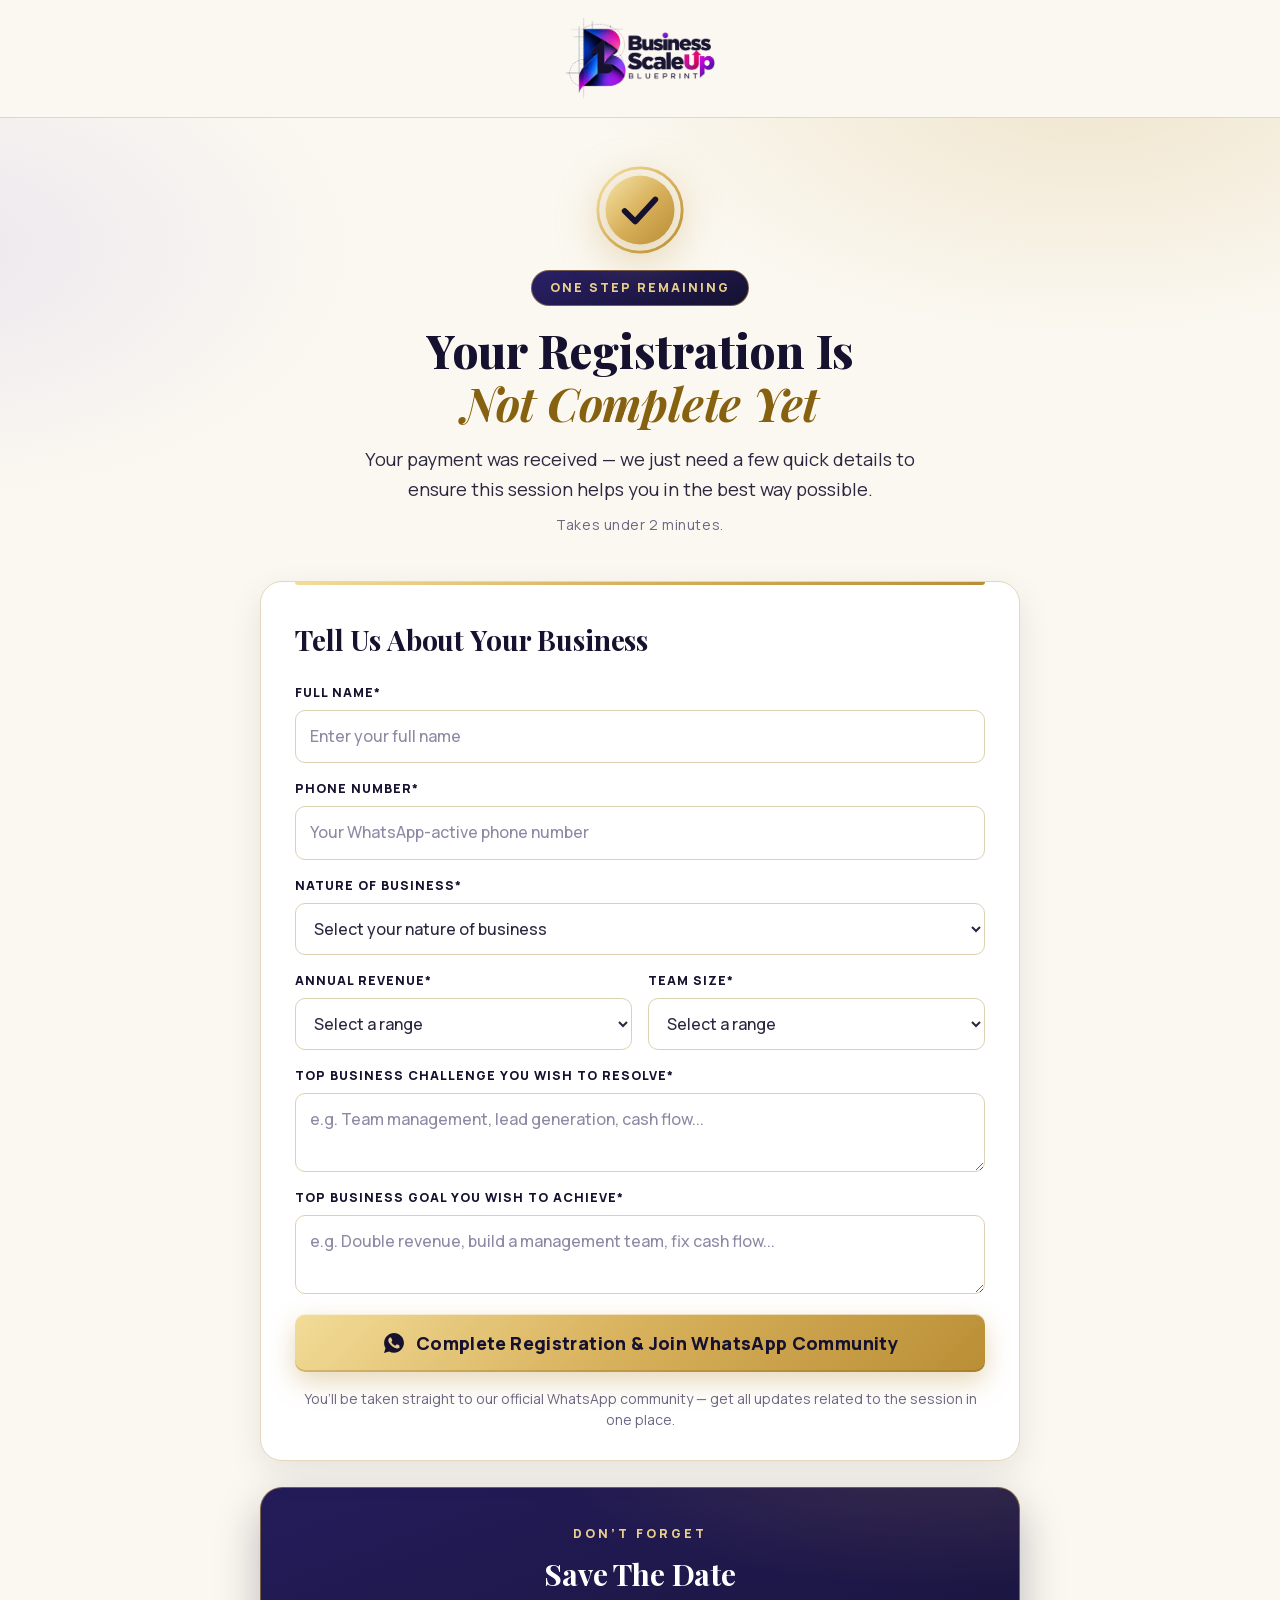
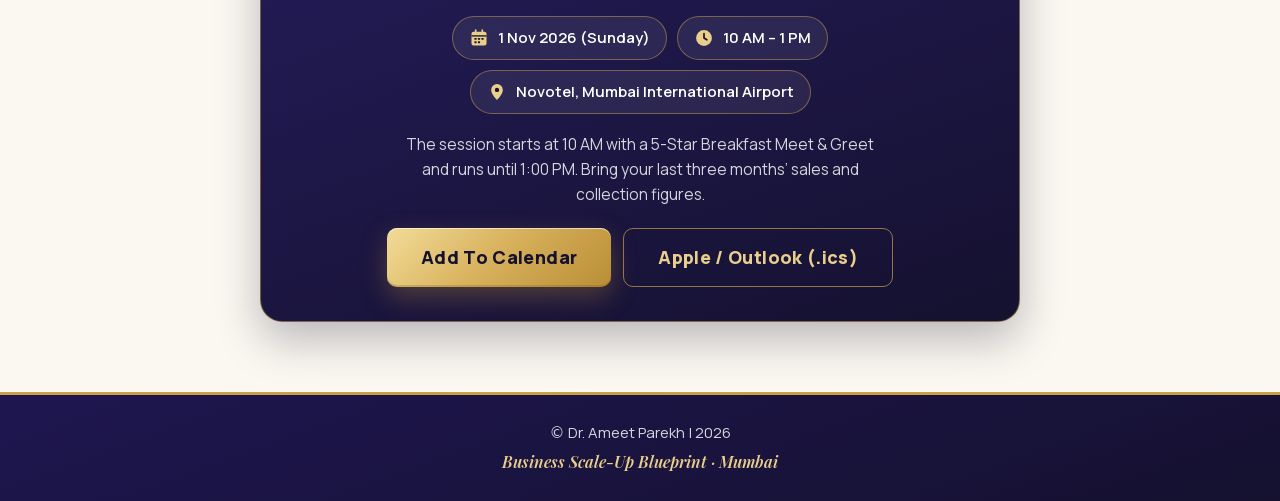
<file: bsb-2026/thank-you-premium.html>
<!doctype html>
<html lang="en">
<head>
<meta charset="utf-8">
<meta name="viewport" content="width=device-width, initial-scale=1, viewport-fit=cover">
<meta name="robots" content="noindex, nofollow">
<title>Registration Pending — Business Scale-Up Blueprint</title>
<link rel="icon" href="assets/favicon-64.png" type="image/png">
<link rel="apple-touch-icon" href="assets/apple-touch-icon.png">
<meta name="theme-color" content="#15112F"><link rel="preload" href="fonts/playfair-var.woff2" as="font" type="font/woff2" crossorigin><link rel="preload" href="fonts/playfair-italic-var.woff2" as="font" type="font/woff2" crossorigin><link rel="preload" href="fonts/manrope-var.woff2" as="font" type="font/woff2" crossorigin><link rel="modulepreload" href="js/thankyou.js?v=fbc92e50"><link rel="modulepreload" href="../script/config.js?v=5"><style>@font-face{font-family:Playfair Display;font-style:normal;font-weight:600 800;font-display:swap;src:url(fonts/playfair-var.woff2) format("woff2")}@font-face{font-family:Playfair Display;font-style:italic;font-weight:600 700;font-display:swap;src:url(fonts/playfair-italic-var.woff2) format("woff2")}@font-face{font-family:Manrope;font-style:normal;font-weight:400 800;font-display:swap;src:url(fonts/manrope-var.woff2) format("woff2")}:root{--ink:#15112F;--ink-2:#231B57;--gold:#C8A04A;--gold-l:#E9CF8B;--gold-d:#86610F;--gold-grad:linear-gradient(135deg,#F2DC98 0%,#D8B15C 48%,#B98E35 100%);--ivory:#FBF8F1;--cream:#F5EEDF;--line:#E4D8BC;--text:#2B2740;--muted:#6B6683;--crimson:#B3261E;--serif:"Playfair Display","Cormorant Garamond",Georgia,"Times New Roman",serif;--sans:Manrope,system-ui,-apple-system,"Segoe UI",Arial,sans-serif;--shadow:0 12px 34px rgba(21,17,47,.09)}*,*:before,*:after{box-sizing:border-box}html{scroll-behavior:smooth;-webkit-text-size-adjust:100%;text-size-adjust:100%}body{margin:0;font-family:var(--sans);color:var(--text);background:var(--ivory);font-size:17px;line-height:1.6;-webkit-font-smoothing:antialiased;text-rendering:optimizeLegibility;-webkit-tap-highlight-color:rgba(200,160,74,.25)}img{max-width:100%;height:auto;display:block}h1,h2,p{margin:0}h1,h2{font-family:var(--serif);font-weight:700;color:var(--ink);letter-spacing:-.005em;font-variant-numeric:lining-nums;font-feature-settings:"lnum" 1;text-wrap:balance}.wrap{width:min(1200px,100% - 40px);margin-inline:auto}.wrap.narrow{width:min(760px,100% - 40px)}.center{text-align:center}.ic{width:24px;height:24px;flex:none;display:inline-block}.ty-nav{display:flex;justify-content:center;padding:18px 20px;background:#fbf8f1eb;border-bottom:1px solid var(--line)}.ty-logo{width:150px;height:auto}.ty-hero{padding:46px 0 14px;background:radial-gradient(800px 420px at 85% -10%,rgba(200,160,74,.22),transparent 62%),radial-gradient(700px 420px at -5% 30%,rgba(91,63,208,.09),transparent 60%),var(--ivory)}.seal{width:92px;height:92px;margin:0 auto 14px;filter:drop-shadow(0 10px 22px rgba(185,142,53,.4))}.ty-pill{display:inline-block;margin:0 auto 18px;padding:7px 18px;border-radius:999px;background:linear-gradient(160deg,#2A2068,var(--ink));color:var(--gold-l);font-size:12.5px;font-weight:800;letter-spacing:.16em;text-transform:uppercase;border:1px solid rgba(200,160,74,.5)}.ty-hero h1{font-size:46px;line-height:1.14;font-weight:800;margin-bottom:16px}.ty-hero .gold{display:block;color:var(--gold-d);font-style:italic;text-wrap:balance}.ty-sub{max-width:600px;margin:0 auto;font-size:18.5px;color:var(--text)}.ty-small{margin-top:10px;font-size:14px;color:var(--muted);letter-spacing:.04em}.ty-body{padding:30px 0 70px}.ty-card{position:relative;background:#fff;border:1px solid var(--line);border-radius:22px;box-shadow:var(--shadow);padding:36px 34px 30px;margin-bottom:26px}.ty-card:before{content:"";position:absolute;left:34px;right:34px;top:0;height:3px;background:var(--gold-grad);border-radius:0 0 4px 4px}.ty-card h2{font-size:28px;margin-bottom:20px}#details-form{display:grid;gap:16px}#details-form label{display:grid;gap:7px;font-size:12.5px;font-weight:800;letter-spacing:.08em;text-transform:uppercase;color:var(--ink)}#details-form input,#details-form select,#details-form textarea{width:100%;border:1.5px solid #DDD0B2;border-radius:10px;padding:13px 14px;font:inherit;font-size:16px;font-weight:500;letter-spacing:0;text-transform:none;background:#fff;color:var(--text);resize:vertical}#details-form input::placeholder,#details-form textarea::placeholder{color:#8f89a5}#details-form input:focus,#details-form select:focus,#details-form textarea:focus{outline:0;border-color:var(--gold);box-shadow:0 0 0 4px #c8a04a38}.ty-grid{display:grid;grid-template-columns:1fr 1fr;gap:16px}.form-err{color:var(--crimson);font-size:14.5px;font-weight:600}.btn{display:inline-flex;align-items:center;justify-content:center;gap:10px;position:relative;background:var(--gold-grad);color:var(--ink);text-decoration:none;font-family:var(--sans);font-weight:800;font-size:18px;line-height:1.25;letter-spacing:.02em;padding:17px 34px;border-radius:10px;border:0;cursor:pointer;text-align:center;transition:transform .18s,box-shadow .18s,filter .18s;box-shadow:0 10px 26px #b98e3557,inset 0 1px #fff9,inset 0 -2px #78561240}@media(hover:hover){.btn:hover{transform:translateY(-2px);filter:brightness(1.06) saturate(1.05)}}.btn:focus-visible{outline:3px solid #3B2C86;outline-offset:3px}.btn[disabled]{opacity:.78;cursor:default;transform:none;filter:none}.btn-block{display:flex;width:100%;margin-top:4px}.btn-block .ic{width:24px;height:24px}.ty-hint{text-align:center;font-size:14px;color:var(--muted);line-height:1.5}.ty-success{text-align:center;font-weight:800;color:var(--gold-d)}.ty-success a{color:var(--gold-d);text-decoration:underline}.ty-date{background:radial-gradient(700px 300px at 90% -20%,rgba(200,160,74,.2),transparent 62%),linear-gradient(160deg,#241c5a,#15112f);color:#fff;border:1px solid rgba(200,160,74,.55);border-radius:22px;box-shadow:0 18px 44px #15112f47;padding:36px 30px 34px;text-align:center}.eyebrow{font-size:12.5px;font-weight:800;letter-spacing:.24em;text-transform:uppercase;color:var(--gold-l);margin-bottom:6px}.ty-date h2{color:#fff;font-size:30px;margin-bottom:18px}.ty-pills{display:flex;flex-wrap:wrap;justify-content:center;gap:10px;margin-bottom:18px}.ty-pills span{display:inline-flex;align-items:center;gap:9px;padding:9px 16px;border-radius:999px;border:1px solid rgba(200,160,74,.5);background:#ffffff12;font-size:15px;font-weight:600;color:#fff}.ty-pills .ic{width:20px;height:20px;color:var(--gold-l);--ic-in:var(--ink)}.ty-note{max-width:480px;margin:0 auto 22px;font-size:15.5px;color:#ffffffd1}.ty-actions{display:flex;flex-wrap:wrap;justify-content:center;gap:12px}.btn-ghost{background:transparent;color:var(--gold-l);box-shadow:none;border:1.5px solid rgba(200,160,74,.7)}@media(hover:hover){.btn-ghost:hover{background:#c8a04a24;filter:none}}footer{background:linear-gradient(160deg,#1E1650,var(--ink));color:#ffffffd1;padding:26px 0 calc(26px + env(safe-area-inset-bottom));border-top:3px solid var(--gold);text-align:center;font-size:15px}.foot-mid{margin-top:4px;font-family:var(--serif);font-style:italic;color:var(--gold-l);font-size:16px}@media(max-width:700px){body{font-size:16px}.ty-nav{padding:14px 16px}.ty-logo{width:120px}.ty-hero{padding:30px 0 8px}.seal{width:76px;height:76px}.ty-hero h1{font-size:30px}.ty-sub{font-size:16.5px}.ty-body{padding:22px 0 50px}.ty-card{padding:28px 20px 24px;border-radius:18px}.ty-card:before{left:20px;right:20px}.ty-card h2{font-size:23px}.ty-grid{grid-template-columns:1fr}.btn{font-size:16.5px;padding:16px 20px}.ty-date{padding:30px 18px 28px;border-radius:18px}.ty-date h2{font-size:26px}.ty-pills span{font-size:14px;padding:8px 14px}.ty-actions .btn{width:100%}}@media(prefers-reduced-motion:reduce){html{scroll-behavior:auto}.btn{transition:none}}
</style>
</head>
<body>
<svg width="0" height="0" style="position:absolute" aria-hidden="true" focusable="false">
<defs>
<symbol id="i-pin" viewBox="0 0 24 24"><path d="M12 2.5a7 7 0 0 0-7 7c0 5.2 7 12 7 12s7-6.8 7-12a7 7 0 0 0-7-7z" fill="currentColor"/><circle cx="12" cy="9.5" r="2.6" style="fill:var(--ic-in,#fff)"/></symbol>
<symbol id="i-cal" viewBox="0 0 24 24"><rect x="3" y="4.5" width="18" height="16.5" rx="2.5" fill="currentColor"/><path d="M3 9.5h18" stroke-width="1.6" style="stroke:var(--ic-in,#fff)"/><path d="M8 2.5v3.5M16 2.5v3.5" stroke="currentColor" stroke-width="2" stroke-linecap="round"/><g style="fill:var(--ic-in,#fff)"><rect x="6.5" y="12" width="2.6" height="2.2" rx=".5"/><rect x="10.7" y="12" width="2.6" height="2.2" rx=".5"/><rect x="14.9" y="12" width="2.6" height="2.2" rx=".5"/><rect x="6.5" y="16" width="2.6" height="2.2" rx=".5"/><rect x="10.7" y="16" width="2.6" height="2.2" rx=".5"/></g></symbol>
<symbol id="i-clock" viewBox="0 0 24 24"><circle cx="12" cy="12" r="9.5" fill="currentColor"/><path d="M12 6.8V12l3.4 2.1" fill="none" stroke-width="2" stroke-linecap="round" stroke-linejoin="round" style="stroke:var(--ic-in,#fff)"/></symbol>
<symbol id="i-wa" viewBox="0 0 24 24"><path d="M12.04 2C6.58 2 2.13 6.45 2.13 11.91c0 1.87.5 3.62 1.44 5.13L2 22l5.13-1.55a9.83 9.83 0 0 0 4.91 1.32h.01c5.46 0 9.9-4.45 9.9-9.91C21.96 6.45 17.5 2 12.04 2zm5.8 14.02c-.24.68-1.41 1.32-1.94 1.4-.5.08-1.13.11-1.82-.11-.42-.13-.96-.31-1.65-.6-2.9-1.25-4.78-4.16-4.93-4.35-.14-.19-1.18-1.57-1.18-2.99 0-1.42.75-2.12 1.02-2.4.26-.29.57-.36.76-.36.19 0 .38.01.55.01.18.01.42-.07.65.5.24.58.81 2.01.88 2.15.07.15.12.32.02.51-.09.19-.14.3-.28.46-.14.16-.29.36-.42.48-.14.13-.28.27-.12.53.16.27.71 1.18 1.53 1.91 1.05.94 1.93 1.24 2.2 1.38.27.14.43.12.59-.05.16-.16.68-.79.86-1.06.18-.27.36-.22.6-.13.24.09 1.53.72 1.79.85.27.13.44.2.51.31.06.12.06.65-.18 1.33z" fill="currentColor"/></symbol>
</defs>
</svg>
<header class="ty-nav"><img decoding="async" width="360" height="195" class="ty-logo" src="assets/logo-ink.webp" alt="Business Scale-Up Blueprint"></header>
<main id="main">
<section class="ty-hero">
<div class="wrap narrow center">
<div class="seal" aria-hidden="true">
<svg viewBox="0 0 96 96"><defs><linearGradient id="sg" x1="0" y1="0" x2="1" y2="1"><stop offset="0" stop-color="#F6E4A6"/><stop offset=".5" stop-color="#D8B15C"/><stop offset="1" stop-color="#B98E35"/></linearGradient></defs><circle cx="48" cy="48" r="44" fill="none" stroke="url(#sg)" stroke-width="3"/><circle cx="48" cy="48" r="36" fill="url(#sg)"/><path d="M32 49l11 11 21-23" fill="none" stroke="#15112F" stroke-width="6" stroke-linecap="round" stroke-linejoin="round"/></svg>
</div>
<p class="ty-pill">One Step Remaining</p>
<h1>Your Registration Is<span class="gold">Not Complete Yet</span></h1>
<p class="ty-sub">Your payment was received — we just need a few quick details to ensure this session helps you in the best way possible.</p>
<p class="ty-small">Takes under 2 minutes.</p>
</div>
</section>
<section class="ty-body">
<div class="wrap narrow">
<div class="ty-card" id="details-card">
<h2>Tell Us About Your Business</h2>
<form id="details-form" novalidate>
<label>Full Name*
<input type="text" name="fullName" autocomplete="name" autocapitalize="words" enterkeyhint="next" placeholder="Enter your full name" required>
</label>
<label>Phone Number*
<input type="tel" name="phoneNumber" autocomplete="tel" inputmode="tel" enterkeyhint="next" placeholder="Your WhatsApp-active phone number" required>
</label>
<label>Nature Of Business*
<select name="natureOfBusiness" required>
<option value="" disabled selected>Select your nature of business</option>
<option value="Distributor">Distributor</option>
<option value="Manufacturer">Manufacturer</option>
<option value="Retailer">Retailer</option>
<option value="Professional">Professional (Dr, CA, Lawyer)</option>
<option value="Service Provider">Service Provider</option>
<option value="Ecommerce">Ecommerce</option>
<option value="Export / Import">Export / Import</option>
<option value="Dealer">Dealer</option>
<option value="Trader">Trader</option>
<option value="Medical Professional">Medical Professional</option>
<option value="Hospital Owner">Hospital Owner</option>
<option value="Real Estate Developer">Real Estate Developer</option>
<option value="Other">Other</option>
</select>
</label>
<div class="ty-grid">
<label>Annual Revenue*
<select name="annualRevenue" required>
<option value="" disabled selected>Select a range</option>
<option value="Under 1 Cr">Under ₹1 Cr</option>
<option value="1-2 Cr">₹1 Cr – ₹2 Cr</option>
<option value="2-5 Cr">₹2 Cr – ₹5 Cr</option>
<option value="5-10 Cr">₹5 Cr – ₹10 Cr</option>
<option value="10-25 Cr">₹10 Cr – ₹25 Cr</option>
<option value="25-50 Cr">₹25 Cr – ₹50 Cr</option>
<option value="Above 50 Cr">Above ₹50 Cr</option>
</select>
</label>
<label>Team Size*
<select name="teamSize" required>
<option value="" disabled selected>Select a range</option>
<option value="1-5">1 – 5</option>
<option value="6-15">6 – 15</option>
<option value="16-30">16 – 30</option>
<option value="31-50">31 – 50</option>
<option value="51-100">51 – 100</option>
<option value="100+">100+</option>
</select>
</label>
</div>
<label>Top Business Challenge You Wish To Resolve*
<textarea name="challenge1" rows="2" placeholder="e.g. Team management, lead generation, cash flow..." required></textarea>
</label>
<label>Top Business Goal You Wish To Achieve*
<textarea name="goal1" rows="2" placeholder="e.g. Double revenue, build a management team, fix cash flow..." required></textarea>
</label>
<p class="form-err" id="details-error" role="alert" hidden>Please fill in all fields before submitting.</p>
<button class="btn btn-block" type="submit" id="details-submit"><svg class="ic" aria-hidden="true"><use href="#i-wa"/></svg><span>Complete Registration &amp; Join WhatsApp Community</span></button>
<p class="ty-hint">You’ll be taken straight to our official WhatsApp community — get all updates related to the session in one place.</p>
<p class="ty-success" id="details-success" role="status" hidden></p>
</form>
</div>
<div class="ty-date">
<p class="eyebrow">Don’t Forget</p>
<h2>Save The Date</h2>
<div class="ty-pills">
<span><svg class="ic" aria-hidden="true"><use href="#i-cal"/></svg>1 Nov 2026 (Sunday)</span>
<span><svg class="ic" aria-hidden="true"><use href="#i-clock"/></svg>10 AM – 1 PM</span>
<span><svg class="ic" aria-hidden="true"><use href="#i-pin"/></svg>Novotel, Mumbai International Airport</span>
</div>
<p class="ty-note">The session starts at 10 AM with a 5-Star Breakfast Meet &amp; Greet and runs until 1:00 PM. Bring your last three months’ sales and collection figures.</p>
<div class="ty-actions">
<a class="btn" id="gcal-link" href="#" target="_blank" rel="noopener">Add To Calendar</a>
<a class="btn btn-ghost" id="ics-link" href="#">Apple / Outlook (.ics)</a>
</div>
</div>
</div>
</section>
</main>
<footer>
<p>© Dr. Ameet Parekh | 2026</p>
<p class="foot-mid">Business Scale-Up Blueprint · Mumbai</p>
</footer>
<script type="module" src="js/thankyou.js?v=fbc92e50"></script>
</body>
</html>
</file>
<file: css/style.css>
:root {
  --bg: #ffffff;
  --bg-alt: #F2F6FA;
  --text: #1a1a1a;
  --muted: #757575;
  --blue: #0167DC;
  --blue-light: #E6F0FB;
  --gold: #E1B238;
  --red: #D44F3A;
  --dark: #1a1a1a;
  --border: rgba(0,0,0,0.09);
  --shadow-sm: 0 1px 3px rgba(0,0,0,0.07), 0 2px 8px rgba(0,0,0,0.04);
  --shadow-md: 0 2px 8px rgba(0,0,0,0.08), 0 8px 28px rgba(0,0,0,0.07);
  --radius: 16px;
  --wrap: 1140px;
}

*, *::before, *::after { box-sizing: border-box; }
html { scroll-behavior: smooth; }
body {
  margin: 0;
  background: var(--bg);
  color: var(--text);
  font-family: 'Figtree', system-ui, sans-serif;
  font-size: 16px;
  line-height: 1.55;
}
body.modal-open { overflow: hidden; }
a { color: inherit; text-decoration: none; }
img { display: block; max-width: 100%; height: auto; }
h1, h2, h3, p { margin: 0; }
h1, h2, h3 { font-family: 'Bricolage Grotesque', system-ui, sans-serif; }

.wrap { width: min(100%, var(--wrap)); margin: 0 auto; padding: 0 20px; }
.narrow { max-width: 720px; margin-inline: auto; text-align: center; }
.section { padding: 64px 0; }
.text-blue { color: var(--blue); }
.text-red { color: var(--red); }

/* ── NAVBAR ── */
.navbar {
  position: sticky;
  top: 0;
  z-index: 100;
  background: #fff;
  border-bottom: 1px solid var(--border);
}
.nav-inner {
  display: flex;
  align-items: center;
  justify-content: space-between;
  height: 60px;
  width: min(100%, var(--wrap));
  margin: 0 auto;
  padding: 0 20px;
}
.nav-logo {
  font-family: 'Bricolage Grotesque', system-ui, sans-serif;
  font-weight: 800;
  font-size: 18px;
  color: var(--text);
}
.nav-logo em { font-style: normal; color: var(--blue); }
.nav-cta {
  display: inline-flex;
  align-items: center;
  padding: 8px 18px;
  background: var(--dark);
  color: #fff;
  border-radius: 10px;
  font-weight: 700;
  font-size: 14px;
  white-space: nowrap;
}

/* ── HERO ── */
.hero {
  background: linear-gradient(180deg, #BDD3E9 0%, #CCDff0 25%, #DDEAF6 55%, #EEF4FA 85%, #F5F8FC 100%);
  padding-top: 64px;
  padding-bottom: 72px;
  text-align: center;
}
.eyebrow-pill {
  display: inline-flex;
  align-items: center;
  gap: 8px;
  background: rgba(255,255,255,0.75);
  border: 1px solid rgba(0,0,0,0.1);
  padding: 7px 18px;
  border-radius: 100px;
  font-size: 14px;
  font-weight: 600;
  color: var(--text);
  margin: 0 auto 28px;
}
.eyebrow-pill img { width: 16px; height: 16px; }
.hero h1 {
  font-size: 54px;
  line-height: 1.08;
  font-weight: 800;
  letter-spacing: -0.5px;
  margin-bottom: 16px;
  color: var(--text);
}
.hero .subline {
  font-size: 18px;
  font-weight: 600;
  color: var(--muted);
  margin-bottom: 12px;
}
.hero .lead {
  font-size: 20px;
  font-weight: 500;
  color: var(--text);
  max-width: 680px;
  margin: 0 auto 40px;
  line-height: 1.5;
}
.video-card {
  position: relative;
  width: min(100%, 760px);
  aspect-ratio: 16 / 9;
  margin: 0 auto 28px;
  display: block;
  overflow: hidden;
  border: 0;
  background: #111;
  cursor: pointer;
  padding: 0;
  border-radius: var(--radius);
  box-shadow: var(--shadow-md);
}
.video-card img { width: 100%; height: 100%; object-fit: cover; }
.play {
  position: absolute;
  inset: 50% auto auto 50%;
  transform: translate(-50%, -50%);
  width: 82px;
  height: 82px;
  display: grid;
  place-items: center;
  border-radius: 50%;
  background: rgba(255,255,255,.92);
  color: #111;
  font-size: 28px;
  padding-left: 5px;
  box-shadow: 0 4px 20px rgba(0,0,0,0.22);
}
.event-pills {
  display: flex;
  flex-wrap: wrap;
  justify-content: center;
  gap: 10px;
  margin-bottom: 32px;
}
.event-pills > span {
  display: inline-flex;
  align-items: center;
  gap: 6px;
  padding: 9px 20px;
  background: rgba(255,255,255,0.82);
  border: 1px solid rgba(0,0,0,0.1);
  border-radius: 100px;
  font-size: 15px;
  font-weight: 700;
  color: var(--text);
}
.event-pills img {
  width: 28px;
  height: 28px;
  object-fit: contain;
  flex-shrink: 0;
}
.trusted {
  margin-top: 14px;
  font-size: 14px;
  color: var(--muted);
  display: flex;
  align-items: center;
  justify-content: center;
  gap: 6px;
}
.trusted img {
  width: 34px;
  height: 34px;
  object-fit: contain;
  flex-shrink: 0;
}

/* ── CTA BUTTON ── */
.cta-dark {
  display: inline-flex;
  flex-direction: column;
  align-items: center;
  justify-content: center;
  gap: 5px;
  padding: 16px 28px;
  background: var(--dark);
  color: #fff;
  border-radius: 12px;
  font-size: 18px;
  font-weight: 800;
  line-height: 1.2;
  text-align: center;
  border: 0;
  cursor: pointer;
  transition: opacity 0.15s;
}
.cta-dark:hover { opacity: 0.86; }
.cta-dark small {
  display: flex;
  gap: 5px;
  align-items: center;
  justify-content: center;
  font-size: 12px;
  font-weight: 600;
  opacity: 0.75;
}
.cta-dark small img { width: 13px; height: 13px; filter: invert(1); }
.cta-block { width: min(100%, 520px); margin-inline: auto; display: flex; }

/* ── WORKSHOP CARD SECTION ── */
.wc-section { background: var(--bg); }
.section-title {
  font-size: 38px;
  font-weight: 800;
  text-align: center;
  line-height: 1.15;
  margin-bottom: 10px;
  color: var(--text);
}
.section-sub {
  text-align: center;
  color: var(--muted);
  font-size: 16px;
  margin-bottom: 36px;
}
.workshop-card {
  max-width: 600px;
  margin: 0 auto;
  border-radius: var(--radius);
  overflow: hidden;
  border: 1px solid var(--border);
  box-shadow: var(--shadow-md);
}
.wc-banner {
  display: flex;
  align-items: flex-end;
  background: linear-gradient(135deg, #0e2a50 0%, #0a3d7a 100%);
  padding: 28px 0 0 28px;
  overflow: hidden;
  gap: 0;
}
.wc-banner-content {
  flex: 1;
  padding-bottom: 24px;
  position: relative;
  z-index: 2;
}
.wc-badge {
  display: inline-flex;
  align-items: center;
  gap: 5px;
  background: var(--gold);
  color: #1a1a1a;
  font-size: 12px;
  font-weight: 700;
  padding: 5px 12px;
  border-radius: 100px;
  margin-bottom: 14px;
}
.wc-banner-content h3 {
  font-size: 32px;
  font-weight: 800;
  color: #fff;
  line-height: 1.1;
  margin-bottom: 10px;
}
.wc-banner-content p {
  font-size: 13px;
  color: rgba(255,255,255,0.65);
  font-weight: 500;
}
.wc-coach-img {
  width: 165px;
  height: 165px;
  object-fit: cover;
  object-position: top;
  flex-shrink: 0;
  align-self: flex-end;
  position: relative;
  z-index: 2;
}
.wc-system-art {
  width: 118px;
  height: 118px;
  object-fit: contain;
  align-self: center;
  margin-right: -24px;
  filter: drop-shadow(0 10px 18px rgba(0,0,0,0.16));
}
.wc-body {
  background: #fff;
  padding: 20px 24px 24px;
}
.wc-mentor-row {
  display: flex;
  align-items: flex-start;
  justify-content: space-between;
  margin-bottom: 14px;
}
.wc-label {
  font-size: 12px;
  color: var(--muted);
  font-weight: 500;
  display: block;
  margin-bottom: 2px;
}
.wc-name {
  font-size: 18px;
  font-weight: 800;
  color: var(--text);
  margin: 0;
}
.wc-rating { text-align: right; }
.wc-stars {
  display: inline-block;
  font-size: 14px;
  font-weight: 700;
  color: var(--text);
  background: var(--blue-light);
  padding: 4px 10px;
  border-radius: 8px;
}
.wc-exc {
  font-size: 12px;
  color: var(--muted);
  font-weight: 600;
  display: block;
  text-align: right;
  margin-top: 4px;
}
.wc-divider {
  border: 0;
  border-top: 1px solid var(--border);
  margin: 0 0 16px;
}
.wc-learn-row {
  display: flex;
  gap: 20px;
  margin-bottom: 20px;
}
.wc-price-col {
  display: flex;
  flex-direction: column;
  align-items: flex-start;
  gap: 4px;
  min-width: 58px;
}
.wc-price {
  font-size: 28px;
  font-weight: 800;
  color: var(--text);
  line-height: 1;
}
.wc-price-old {
  font-size: 14px;
  color: var(--muted);
  text-decoration: line-through;
}
.wc-learn-title {
  font-size: 11px;
  font-weight: 700;
  color: var(--muted);
  margin-bottom: 8px;
  text-transform: uppercase;
  letter-spacing: 0.05em;
}
.wc-list {
  margin: 0;
  padding: 0;
  list-style: none;
}
.wc-list li {
  display: flex;
  align-items: center;
  gap: 9px;
  font-size: 14px;
  font-weight: 500;
  color: var(--text);
  margin-bottom: 6px;
  line-height: 1.4;
}
.wc-list li img {
  width: 25px;
  height: 25px;
  object-fit: contain;
  flex-shrink: 0;
}
.wc-actions {
  display: grid;
  grid-template-columns: 1fr 1fr;
  gap: 10px;
}
.btn-outline {
  display: flex;
  align-items: center;
  justify-content: center;
  padding: 13px;
  border: 1.5px solid var(--border);
  border-radius: 10px;
  font-weight: 700;
  font-size: 14px;
  color: var(--text);
  transition: background 0.15s;
}
.btn-outline:hover { background: var(--bg-alt); }
.btn-dark {
  display: flex;
  align-items: center;
  justify-content: center;
  padding: 13px;
  background: var(--dark);
  color: #fff;
  border-radius: 10px;
  font-weight: 700;
  font-size: 14px;
  transition: opacity 0.15s;
}
.btn-dark:hover { opacity: 0.86; }

/* ── PROBLEM ── */
.problem { background: var(--bg-alt); }
.center-muted {
  text-align: center;
  color: var(--muted);
  font-size: 18px;
  font-weight: 500;
  margin: 14px 0 20px;
}
.red-head {
  font-family: 'Bricolage Grotesque', system-ui, sans-serif;
  font-size: 46px;
  font-weight: 800;
  color: var(--red);
  text-align: center;
  margin-bottom: 24px;
}
.pain-list {
  width: min(100%, 600px);
  margin: 0 auto 28px;
  padding: 0;
  list-style: none;
}
.pain-list li {
  display: flex;
  align-items: center;
  padding: 14px 20px;
  font-size: 18px;
  font-weight: 700;
  color: var(--text);
  background: #fff;
  border-radius: 12px;
  margin-bottom: 8px;
  box-shadow: var(--shadow-sm);
  border: 1px solid var(--border);
}
.insight-card {
  background: #fff;
  border: 1px solid var(--border);
  border-radius: var(--radius);
  padding: 28px 24px;
  text-align: center;
  font-size: 22px;
  font-weight: 700;
  color: var(--text);
  max-width: 580px;
  margin: 0 auto 32px;
  box-shadow: var(--shadow-sm);
  line-height: 1.4;
  display: flex;
  flex-direction: column;
  gap: 10px;
}
.insight-card strong.text-red { font-size: 26px; }
.h-icon { display: inline-block; vertical-align: middle; width: 34px; height: 34px; }

/* ── PROOF ── */
.proof { background: #fff; }
.proof-title { max-width: 860px; margin-inline: auto; margin-bottom: 36px; }
.three-cards {
  display: grid;
  grid-template-columns: repeat(3, 1fr);
  gap: 14px;
  margin-bottom: 60px;
}
.proof-card {
  padding: 28px 20px;
  background: var(--bg-alt);
  border-radius: var(--radius);
  font-size: 20px;
  font-weight: 700;
  text-align: center;
  color: var(--text);
  line-height: 1.25;
  border: 1px solid var(--border);
}
.testimonials-grid {
  display: grid;
  grid-template-columns: repeat(3, 1fr);
  gap: 14px;
  margin-bottom: 36px;
  align-items: start;
}
.testimonials-grid img {
  width: 100%;
  border-radius: var(--radius);
  box-shadow: var(--shadow-sm);
}
.testimonials-grid img:nth-child(4) { grid-column: 1 / 2; justify-self: end; }
.testimonials-grid img:nth-child(5) { grid-column: 2 / 3; }

/* ── COACH ── */
.coach { background: var(--bg-alt); }
.coach-card {
  display: flex;
  align-items: center;
  gap: 24px;
  max-width: 640px;
  margin: 0 auto 32px;
  background: #fff;
  border-radius: var(--radius);
  padding: 24px;
  box-shadow: var(--shadow-sm);
  border: 1px solid var(--border);
}
.coach-photo {
  width: 110px;
  height: 110px;
  border-radius: 50%;
  object-fit: cover;
  object-position: top;
  flex-shrink: 0;
}
.coach-info h3 {
  font-size: 22px;
  font-weight: 800;
  color: var(--text);
  margin-bottom: 6px;
}
.coach-cert {
  font-size: 15px;
  color: var(--blue);
  font-weight: 600;
  margin: 0;
}
.stats-row {
  display: grid;
  grid-template-columns: repeat(3, 1fr);
  gap: 14px;
  max-width: 780px;
  margin: 0 auto 32px;
}
.stat-card {
  background: #fff;
  border-radius: var(--radius);
  padding: 24px 16px;
  text-align: center;
  border: 1px solid var(--border);
  box-shadow: var(--shadow-sm);
  display: flex;
  flex-direction: column;
  align-items: center;
  gap: 6px;
}
.stat-card strong {
  font-family: 'Bricolage Grotesque', system-ui, sans-serif;
  font-size: 44px;
  font-weight: 800;
  color: var(--text);
  line-height: 1;
}
.stat-card span {
  font-size: 14px;
  font-weight: 700;
  color: var(--muted);
  text-align: center;
}
.coach-bio {
  font-size: 19px;
  font-weight: 500;
  color: var(--text);
  max-width: 860px;
  margin: 0 auto 32px;
  text-align: center;
  line-height: 1.65;
}

/* ── LEARN ── */
.learn { background: #fff; }
.learn .section-title { margin-bottom: 36px; }
.learn-grid {
  display: grid;
  grid-template-columns: repeat(2, 1fr);
  gap: 12px;
  margin-bottom: 32px;
}
.learn-grid div {
  display: flex;
  align-items: center;
  gap: 16px;
  padding: 16px 20px;
  background: var(--bg-alt);
  border-radius: 12px;
  font-size: 17px;
  font-weight: 600;
  color: var(--text);
  border: 1px solid var(--border);
}
.concept-icon {
  width: 64px;
  height: 64px;
  object-fit: contain;
  flex-shrink: 0;
}
.concept-icons {
  width: 82px;
  height: 64px;
  display: grid;
  grid-template-columns: repeat(3, 1fr);
  align-items: center;
  flex-shrink: 0;
}
.concept-icons img {
  width: 38px;
  height: 38px;
  object-fit: contain;
  margin-left: -9px;
  filter: drop-shadow(0 4px 8px rgba(0,0,0,0.08));
}
.concept-icons img:first-child { margin-left: 0; }

/* ── DISCOVER ── */
.discover { background: var(--bg-alt); }
.discover .section-title { margin-bottom: 32px; }
.discover-grid {
  display: grid;
  grid-template-columns: repeat(2, 1fr);
  gap: 14px;
}
.discover-card {
  display: flex;
  flex-direction: column;
  align-items: center;
  gap: 14px;
  padding: 28px 24px;
  background: #fff;
  border-radius: var(--radius);
  font-size: 19px;
  font-weight: 700;
  text-align: center;
  color: var(--text);
  border: 1px solid var(--border);
  box-shadow: var(--shadow-sm);
  line-height: 1.35;
}
.discover-card img {
  width: 118px;
  height: 118px;
  object-fit: contain;
}

/* ── FIT ── */
.fit { background: #fff; }
.fit .section-title { margin-bottom: 28px; }
.fit-grid {
  display: grid;
  grid-template-columns: repeat(2, 1fr);
  gap: 14px;
  max-width: 820px;
  margin: 0 auto 40px;
}
.fit-card {
  padding: 24px;
  border-radius: var(--radius);
  border: 1.5px solid var(--border);
}
.fit-no {
  border-color: rgba(212,79,58,0.2);
  background: rgba(212,79,58,0.04);
}
.fit-yes {
  border-color: rgba(1,103,220,0.2);
  background: rgba(1,103,220,0.04);
}
.fit-card h3 {
  font-size: 21px;
  font-weight: 800;
  margin-bottom: 16px;
}
.fit-no h3 { color: var(--red); }
.fit-yes h3 { color: var(--blue); }
.fit-card ul { margin: 0; padding: 0; list-style: none; }
.fit-card li {
  padding: 9px 0;
  font-size: 16px;
  font-weight: 600;
  color: var(--text);
  border-bottom: 1px solid var(--border);
}
.fit-card li:last-child { border-bottom: 0; }
.steps-list {
  display: grid;
  gap: 12px;
  max-width: 660px;
  margin: 32px auto;
}
.steps-list a {
  display: flex;
  align-items: center;
  gap: 14px;
  padding: 16px 22px;
  background: var(--blue);
  color: #fff;
  border-radius: 12px;
  font-family: 'Bricolage Grotesque', system-ui, sans-serif;
  font-size: 22px;
  font-weight: 800;
  transition: opacity 0.15s;
}
.steps-list a:hover { opacity: 0.88; }
.steps-icon { width: 26px; height: 26px; flex-shrink: 0; filter: invert(1); }

/* ── FAQ ── */
.faq { background: var(--bg-alt); }
.faq .section-title { margin-bottom: 32px; }
.accordion { max-width: 820px; margin: 0 auto; }
details {
  background: #fff;
  border-radius: 12px;
  border: 1px solid var(--border);
  margin-bottom: 8px;
  overflow: hidden;
}
summary {
  cursor: pointer;
  list-style: none;
  padding: 18px 22px;
  font-size: 17px;
  font-weight: 700;
  color: var(--text);
  display: flex;
  align-items: center;
  justify-content: space-between;
  gap: 12px;
}
summary::after {
  content: '+';
  font-size: 24px;
  font-weight: 300;
  color: var(--muted);
  flex-shrink: 0;
  line-height: 1;
}
details[open] summary::after { content: '−'; }
summary::-webkit-details-marker { display: none; }
details p {
  padding: 0 22px 18px;
  color: var(--muted);
  font-size: 15px;
  line-height: 1.65;
  margin: 0;
}

/* ── FOOTER ── */
footer {
  background: var(--dark);
  color: rgba(255,255,255,0.45);
  font-size: 12px;
  padding: 24px 20px;
}
footer nav {
  display: flex;
  flex-wrap: wrap;
  justify-content: center;
  gap: 0;
  max-width: 1200px;
  margin: 0 auto 10px;
}
footer a { color: rgba(255,255,255,0.55); }
footer a::after { content: "|"; margin: 0 10px; color: rgba(255,255,255,0.25); }
footer a:last-child::after { content: ""; margin: 0; }
footer p { text-align: center; max-width: 1200px; margin: 0 auto; }

/* ── MODAL ── */
.modal {
  position: fixed;
  inset: 0;
  z-index: 200;
  display: grid;
  place-items: center;
  padding: 20px;
  background: rgba(0,0,0,0.88);
}
.modal[hidden] { display: none; }
.modal iframe {
  width: min(100%, 920px);
  aspect-ratio: 16 / 9;
  border: 0;
  background: #000;
  border-radius: 12px;
}
.modal-close {
  position: fixed;
  top: 18px;
  right: 22px;
  width: 42px;
  height: 42px;
  border: 0;
  border-radius: 50%;
  color: #111;
  background: #fff;
  font-size: 28px;
  cursor: pointer;
  display: flex;
  align-items: center;
  justify-content: center;
  line-height: 1;
}

/* ── RESPONSIVE ── */
/* LEAD FORM MODAL */
.lead-modal {
  position: fixed;
  inset: 0;
  z-index: 220;
  display: grid;
  place-items: center;
  padding: 20px;
  background: rgba(0,0,0,0.72);
}
.lead-modal[hidden] { display: none; }
.lead-dialog {
  width: min(100%, 520px);
  max-height: min(92vh, 760px);
  overflow-y: auto;
  position: relative;
  background: #fff;
  border-radius: var(--radius);
  border: 1px solid rgba(255,255,255,0.24);
  box-shadow: 0 24px 70px rgba(0,0,0,0.26);
  padding: 28px;
}
.lead-close {
  position: absolute;
  top: 14px;
  right: 14px;
  width: 36px;
  height: 36px;
  border: 0;
  border-radius: 50%;
  background: var(--bg-alt);
  color: var(--text);
  font-size: 25px;
  line-height: 1;
  cursor: pointer;
}
.lead-kicker {
  display: inline-flex;
  align-items: center;
  padding: 5px 12px;
  background: var(--gold);
  border-radius: 100px;
  color: var(--text);
  font-size: 12px;
  font-weight: 800;
  margin-bottom: 14px;
}
.lead-dialog h2 {
  max-width: 420px;
  font-size: 30px;
  line-height: 1.08;
  font-weight: 800;
  margin-bottom: 10px;
}
.lead-copy {
  color: var(--muted);
  font-size: 15px;
  font-weight: 600;
  margin-bottom: 22px;
}
.lead-form {
  display: grid;
  gap: 14px;
}
.lead-form label {
  display: grid;
  gap: 7px;
  color: var(--text);
  font-size: 14px;
  font-weight: 800;
}
.lead-form input,
.lead-form select {
  width: 100%;
  border: 1.5px solid var(--border);
  border-radius: 12px;
  background: var(--bg-alt);
  color: var(--text);
  font: inherit;
  font-weight: 600;
  padding: 13px 14px;
  outline: 0;
}
.lead-form input:focus,
.lead-form select:focus {
  border-color: rgba(1,103,220,0.55);
  box-shadow: 0 0 0 4px rgba(1,103,220,0.12);
  background: #fff;
}
.serious-check {
  grid-template-columns: auto 1fr;
  align-items: center;
  gap: 10px;
  padding: 12px 14px;
  background: var(--blue-light);
  border: 1px solid rgba(1,103,220,0.18);
  border-radius: 12px;
}
.serious-check input {
  width: 18px;
  height: 18px;
  accent-color: var(--blue);
}
.lead-error {
  padding: 10px 12px;
  border-radius: 10px;
  background: rgba(212,79,58,0.1);
  color: var(--red);
  font-size: 13px;
  font-weight: 700;
}
.lead-submit {
  border: 0;
  border-radius: 12px;
  background: var(--dark);
  color: #fff;
  cursor: pointer;
  font-size: 16px;
  font-weight: 800;
  padding: 15px 18px;
  text-transform: uppercase;
  transition: opacity 0.15s;
}
.lead-submit:hover { opacity: 0.88; }
.lead-submit:disabled {
  cursor: wait;
  opacity: 0.65;
}

@media (max-width: 767px) {
  .section { padding: 44px 0; }
  .section-title { font-size: 26px; }
  .hero { padding-top: 44px; padding-bottom: 52px; }
  .hero h1 { font-size: 30px; }
  .hero .lead { font-size: 17px; }
  .eyebrow-pill { font-size: 13px; padding: 6px 14px; }
  .event-pills { gap: 8px; }
  .event-pills > span { font-size: 13px; padding: 7px 14px; }
  .cta-dark { font-size: 16px; padding: 14px 20px; }
  .nav-logo { font-size: 15px; }
  .nav-cta { padding: 7px 13px; font-size: 13px; }
  .wc-banner { padding: 22px 0 0 20px; }
  .wc-banner-content h3 { font-size: 24px; }
  .wc-system-art {
    width: 82px;
    height: 82px;
    margin-right: -16px;
  }
  .wc-coach-img { width: 120px; height: 120px; }
  .wc-learn-row { flex-direction: column; gap: 12px; }
  .wc-actions { grid-template-columns: 1fr; }
  .three-cards,
  .stats-row,
  .learn-grid,
  .discover-grid,
  .fit-grid { grid-template-columns: 1fr; }
  .testimonials-grid { grid-template-columns: 1fr; }
  .testimonials-grid img:nth-child(n) { grid-column: auto; justify-self: auto; }
  .coach-card { flex-direction: column; text-align: center; }
  .red-head { font-size: 36px; }
  .steps-list a { font-size: 18px; }
  .proof-title { font-size: 22px; }
  .learn-grid div { align-items: flex-start; }
  .concept-icon { width: 54px; height: 54px; }
  .discover-card img { width: 96px; height: 96px; }
  .lead-dialog {
    padding: 24px 18px 20px;
    border-radius: 14px;
  }
  .lead-dialog h2 { font-size: 24px; }
}
</file>
<file: css/theme.css>
/* ============================================================
   Business ScaleUp Blueprint - dark theme overlay
   Same skin architecture as the reference funnel, re-branded to the
   BSB palette (navy + gold/orange). Change the :root tokens to retheme.
   ============================================================ */
/* ============================================================
   Elearn ProMax — dark brand theme overlay for /lp/ funnels
   Pure skin: no layout, markup, link or JS changes.
   Tokens: bg #060A1E · panel #0E1642 · cyan #FBBF24 · gold #FDE68A
   gradient 120deg #FBBF24 → #F97316 → #EA580C · Inter
   ============================================================ */
@import url('https://fonts.googleapis.com/css2?family=Inter:wght@400;500;600;700;800;900&display=swap');

:root{
  --epx-bg:#060A1E; --epx-panel:#0E1642; --epx-panel2:#0A1136;
  --epx-line:rgba(255,255,255,.08); --epx-hline:rgba(251,191,36,.18);
  --epx-text:#EAF0FF; --epx-muted:#93A0C4; --epx-soft:#C3CFE8;
  --epx-cyan:#FBBF24; --epx-gold:#FDE68A; --epx-red:#FF6B81;
  --epx-grad:linear-gradient(120deg,#FDE047 0%,#FBBF24 30%,#F97316 100%);
}

/* ---------- base ---------- */
html,body{background:var(--epx-bg) !important;color:var(--epx-text) !important;
  font-family:'Inter',-apple-system,BlinkMacSystemFont,'Segoe UI',Roboto,Arial,sans-serif !important;}
body *{font-family:'Inter',-apple-system,'Segoe UI',Roboto,Arial,sans-serif !important;}
h1,h2,h3,h4,h5{color:var(--epx-text) !important;font-weight:800 !important;letter-spacing:-.02em !important;}
p,li,span,td,label,small{color:var(--epx-soft);}
a{color:var(--epx-cyan);}
hr{border-color:var(--epx-line) !important;}
section,div[class*="section"],.section,.hero,.problem,.proof,.discover,.fit,.learn,.coach,.faq,.trusted,
.mission,.deep,.steps,.serious-check,.cta,.cta-band,.event,.testimonials{background:transparent !important;}
section[style*="background"],div[style*="background:#fff"],div[style*="background: #fff"],
div[style*="background:#ffffff"],div[style*="background: rgb(255"]{background:var(--epx-bg) !important;}

/* alternating light bands → subtle dark panels */
.section:nth-of-type(even),.proof,.fit,.discover{background:transparent !important;}

/* ---------- navbar ---------- */
.navbar,nav,header{background:rgba(6,10,30,.82) !important;backdrop-filter:blur(16px);
  border-bottom:1px solid var(--epx-line) !important;box-shadow:none !important;}
.nav-logo,.navbar a{color:var(--epx-text) !important;}
.nav-logo span,.text-blue{color:var(--epx-cyan) !important;
  background:var(--epx-grad);-webkit-background-clip:text;background-clip:text;-webkit-text-fill-color:transparent;}

/* ---------- headings / accents ---------- */
.section-title,.mission-title,.proof-title,.student-title{color:var(--epx-text) !important;}
.section-sub,.subline,.center-muted,.lead,.cta-label{color:var(--epx-muted) !important;}
.eyebrow,.eyebrow-pill,.lead-kicker,.wc-label{color:var(--epx-cyan) !important;
  background:rgba(251,191,36,.07) !important;border:1px solid var(--epx-hline) !important;border-radius:100px;}
.eyebrow{background:transparent !important;border:none !important;letter-spacing:.18em;text-transform:uppercase;font-weight:800;}
.text-red,.red-head{color:var(--epx-red) !important;}
.highlight{color:var(--epx-gold) !important;background:transparent !important;}

/* ---------- buttons (links untouched — style only) ---------- */
.btn,.btn-dark,.nav-cta,.lead-submit,.cta a,.cta-block a,.cta-dark a,button[type="submit"]{
  background:var(--epx-grad) !important;color:#07091A !important;border:none !important;
  border-radius:100px !important;font-weight:800 !important;
  box-shadow:0 10px 40px -8px rgba(249,115,22,.55) !important;text-shadow:none !important;}
.btn:hover,.btn-dark:hover,.nav-cta:hover,.lead-submit:hover{transform:translateY(-2px);filter:brightness(1.05);}
.btn-outline{background:rgba(255,255,255,.05) !important;color:var(--epx-text) !important;
  border:1px solid var(--epx-line) !important;border-radius:100px !important;box-shadow:none !important;}

/* ---------- cards / panels ---------- */
.discover-card,.fit-card,.proof-card,.insight-card,.stat-card,.video-card,.coach-card,.workshop-card,
.wc-body,.wc-banner,.event,.cards>*,.learn-grid>*,.discover-grid>*,.fit-grid>*,.event-grid>*,
.three-cards>*,.three>*,.steps,.steps-list,.notice,.serious-check,.pain-list li,.accordion,
.coach-grid,.coach-wrap,.stats,.stats-row{
  background:var(--epx-panel) !important;border:1px solid var(--epx-line) !important;
  color:var(--epx-soft) !important;box-shadow:none !important;border-radius:18px;}
.pain-list li{border-radius:14px;}
.stats,.stats-row,.coach-grid,.coach-wrap{background:transparent !important;border:none !important;}
.stat-card,.stats>div{background:var(--epx-panel) !important;border:1px solid var(--epx-line) !important;border-radius:16px;}
.stat-card strong,.stats strong{color:var(--epx-cyan) !important;font-weight:900 !important;}
.fit-yes{color:#4ADE9C !important;}
.fit-no{color:var(--epx-red) !important;}
.wc-price{color:var(--epx-gold) !important;}
.wc-price-old{color:var(--epx-muted) !important;}
.wc-stars,.wc-rating{color:var(--epx-gold) !important;}
.wc-divider{border-color:var(--epx-line) !important;background:var(--epx-line) !important;}
.coach-photo,.wc-coach-img{border-radius:18px;border:1px solid var(--epx-line);}
.concept-icon,.learn-icon,.steps-icon,.h-icon,.icon,.stat-icon{filter:none;color:var(--epx-cyan) !important;background:rgba(251,191,36,.08) !important;border-radius:12px;}

/* ---------- accordion / faq ---------- */
.accordion,.faq details,.faq .accordion{background:var(--epx-panel) !important;border:1px solid var(--epx-line) !important;color:var(--epx-soft) !important;}
.accordion summary,.faq summary,.accordion button{color:var(--epx-text) !important;background:transparent !important;}
details[open]{border-color:var(--epx-hline) !important;}

/* ---------- CTA bands ---------- */
.cta-block,.cta-dark,.cta-band,.cta{background:radial-gradient(circle at 50% 0%,rgba(251,191,36,.14),transparent 60%) !important;
  border:1px solid var(--epx-line) !important;border-radius:24px;color:var(--epx-text) !important;}
.cta-block *,.cta-dark *,.cta-band *,.cta *{color:var(--epx-text);}
.cta-block a,.cta-dark a,.cta-band a,.cta a{color:#07091A !important;}

/* ---------- popup lead form (style only, logic untouched) ---------- */
.lead-modal,.modal{background:rgba(6,10,30,.82) !important;backdrop-filter:blur(6px);}
.lead-dialog{background:var(--epx-panel) !important;border:1px solid var(--epx-line) !important;
  border-radius:22px !important;color:var(--epx-text) !important;box-shadow:0 30px 90px -20px rgba(0,0,0,.8) !important;}
.lead-dialog h2,.lead-dialog h3,.lead-copy{color:var(--epx-text) !important;}
.lead-form input,.lead-form select,.lead-form textarea{
  background:var(--epx-panel2) !important;border:1px solid var(--epx-line) !important;
  color:var(--epx-text) !important;border-radius:12px !important;}
.lead-form input::placeholder{color:#5F6E8C !important;}
.lead-form input:focus{border-color:var(--epx-cyan) !important;outline:none !important;box-shadow:0 0 0 3px rgba(251,191,36,.15) !important;}
.lead-error{color:var(--epx-red) !important;}
.lead-close,.modal-close{color:var(--epx-muted) !important;background:rgba(255,255,255,.06) !important;border-radius:100px;}

/* ---------- imagery ---------- */
.testimonials-grid img,.testimonials img{border-radius:14px;border:1px solid var(--epx-line);}
.video-card{overflow:hidden;}
.wc-system-art{border-radius:14px;}

/* ---------- footer ---------- */
footer{background:#050818 !important;border-top:1px solid var(--epx-line) !important;color:var(--epx-muted) !important;}
footer a{color:var(--epx-muted) !important;}
footer a:hover{color:var(--epx-cyan) !important;}

/* ---------- round-2 fixes ---------- */
/* big CTA anchors that double as buttons */
a.cta-dark,a.cta-block{background:var(--epx-grad) !important;color:#07091A !important;
  border-radius:100px !important;border:none !important;
  box-shadow:0 10px 40px -8px rgba(249,115,22,.55) !important;}
a.cta-dark *,a.cta-block *{color:#07091A !important;}

/* readable text inside all card containers */
.discover-card *,.fit-card *,.proof-card *,.insight-card *,.stat-card *,.video-card *,
.coach-card *,.workshop-card *,.wc-body *,.cards>* *,.learn-grid>* *,.event *,.notice *,
.steps *,.serious-check *,.accordion *,.mission *,.deep *{color:var(--epx-soft) !important;}
.discover-card h1,.discover-card h2,.discover-card h3,.discover-card h4,
.fit-card h3,.fit-card h4,.proof-card h3,.insight-card h3,.coach-card h3,.coach-card h4,
.workshop-card h1,.workshop-card h2,.workshop-card h3,.wc-name,.event h3,.event h4,
.cards>* h3,.learn-grid>* h3,.steps h3,.mission h2,.mission h3,.accordion summary,
.serious-check h2,.serious-check h3,.notice b,.wc-body b,.workshop-card b,strong{color:var(--epx-text) !important;}
.wc-learn-title{color:var(--epx-muted) !important;}
.wc-label{color:var(--epx-cyan) !important;}
.wc-price{color:var(--epx-gold) !important;}
.wc-price-old{color:var(--epx-muted) !important;text-decoration:line-through;}
.wc-stars,.wc-rating,.wc-rating *{color:var(--epx-gold) !important;}
.fit-yes,.fit-yes *{color:#4ADE9C !important;}
.fit-no,.fit-no *{color:var(--epx-red) !important;}

/* event / schedule pills */
.event-pills>*,.event-pills span{background:var(--epx-panel) !important;color:var(--epx-soft) !important;
  border:1px solid var(--epx-line) !important;border-radius:100px !important;}
.event-pills img,.event-pills svg{background:transparent !important;border:none !important;}

/* buttons keep dark text even inside card catch-alls */
.btn,.btn-dark,.nav-cta,.lead-submit,.btn *,.btn-dark *,.nav-cta *{color:#07091A !important;}
.btn-outline,.btn-outline *{color:var(--epx-text) !important;}

/* round-3: steps rows (blue boxes) → brand gradient tint */
.steps-list li,[class*="steps"] li,.steps>div{background:linear-gradient(120deg,rgba(251,191,36,.16),rgba(249,115,22,.16)) !important;
  border:1px solid var(--epx-hline) !important;color:var(--epx-text) !important;border-radius:14px !important;}
.steps-list li *,[class*="steps"] li *{color:var(--epx-text) !important;}

/* round-4: og combined .cta.btn anchors — button style must win over band style */
a.btn,a.cta.btn,a.btn.blink1{background:var(--epx-grad) !important;color:#07091A !important;
  animation:none !important;border-radius:100px !important;border:none !important;
  box-shadow:0 10px 40px -8px rgba(249,115,22,.55) !important;}
a.btn *,a.cta.btn *{color:#07091A !important;}

/* round-5: steps-list anchor rows (bright blue) → brand gradient tint */
.steps-list>a,.steps-list a{background:linear-gradient(120deg,rgba(251,191,36,.16),rgba(249,115,22,.16)) !important;
  border:1px solid var(--epx-hline) !important;color:var(--epx-text) !important;border-radius:14px !important;box-shadow:none !important;}
.steps-list a *{color:var(--epx-text) !important;}

/* round-6: mobile feedback fixes */
/* pills: only the OUTER pill is a box — kill inner borders on nested spans/imgs */
.event-pills span span,.event-pills span img{background:transparent !important;border:none !important;border-radius:0 !important;}
/* icon chips: no boxed look on icons */
.icon,.h-icon,.stat-icon,.concept-icon,.learn-icon,.steps-icon{background:transparent !important;border:none !important;}
/* badges/ratings: gold-on-dark, never white-on-yellow or gold-on-white */
.wc-badge{background:rgba(253,230,138,.14) !important;color:var(--epx-gold) !important;border:1px solid rgba(253,230,138,.4) !important;}
.wc-badge *{color:var(--epx-gold) !important;}
.wc-rating{background:rgba(253,230,138,.12) !important;border:1px solid rgba(253,230,138,.35) !important;color:var(--epx-gold) !important;}
/* coach quote / bio was invisible (dark on dark) */
.coach-bio,.coach-bio *,.coach-copy,.coach-copy *,.coach-card blockquote{color:var(--epx-soft) !important;}
/* caution icon alignment inside CTA sub-line (mobile) */
a.cta-dark small,a.cta-block small,a.btn small{display:inline-flex !important;align-items:center !important;justify-content:center !important;gap:6px;flex-wrap:wrap;}
a.cta-dark small img,a.cta-block small img,a.btn small img{width:14px !important;height:14px !important;display:inline-block !important;vertical-align:middle !important;flex:none;}
/* FAQ answers: one consistent size/weight */
.accordion p,.accordion li{font-size:15.5px !important;font-weight:400 !important;line-height:1.75 !important;color:var(--epx-soft) !important;}
/* footer nav spacing like main site */
footer nav{display:flex;flex-wrap:wrap;gap:8px 22px;justify-content:center;}
footer nav a{font-size:13.5px;}

/* round-7: rating chip inner white pill */
.wc-rating .wc-stars,.wc-rating .wc-exc,.wc-rating span{background:transparent !important;color:var(--epx-gold) !important;border:none !important;}

/* round-8: trusted-by visibility, Coach pill width, rating radius, photo border */
.trusted,.trusted *{color:#C3CFE8 !important;}
.trusted b,.trusted strong{color:#EAF0FF !important;}
.wc-label{display:inline-block !important;width:auto !important;padding:3px 12px !important;}
.wc-rating{border-radius:12px !important;padding:8px 12px !important;text-align:center;}
.wc-coach-img{border:none !important;border-radius:50% !important;}
.wc-banner div:not(.wc-badge){background:transparent !important;border:none !important;}

/* round-9: nav wordmark glow, pulsing CTA, clickable rating */
.nav-logo,.navbar .nav-logo{filter:drop-shadow(0 0 10px rgba(251,191,36,.45)) drop-shadow(0 0 26px rgba(249,115,22,.30));}
@keyframes epxPulse{0%,100%{transform:scale(1);box-shadow:0 10px 40px -8px rgba(249,115,22,.55);}50%{transform:scale(1.025);box-shadow:0 16px 54px -6px rgba(251,191,36,.65);}}
a.cta-dark,a.cta-block,a.cta.btn,a.btn.blink1{animation:epxPulse 2.2s ease-in-out infinite !important;}
@media (prefers-reduced-motion: reduce){a.cta-dark,a.cta-block,a.cta.btn{animation:none !important;}}
a.wc-rating{display:block;text-decoration:none !important;cursor:pointer;transition:transform .2s;}
a.wc-rating:hover{transform:translateY(-2px);border-color:var(--epx-gold) !important;}

/* round-10: workshop banner spacing (photo clip, brain overlap) + caution icon inline */
.wc-banner{padding-right:20px !important;}
.wc-system-art{margin-right:14px !important;transform:translateY(-10px);}
.wc-coach-img{flex:none;}
@media(max-width:640px){
  .wc-banner{padding-right:14px !important;}
  .wc-coach-img{width:130px !important;height:130px !important;}
  .wc-system-art{width:96px !important;height:96px !important;margin-right:8px !important;transform:translateY(-6px);}
}
a.cta-dark small,a.cta-block small,a.btn small{display:block !important;}
a.cta-dark small img,a.cta-block small img,a.btn small img{display:inline-block !important;width:13px !important;height:13px !important;vertical-align:-2px !important;margin:0 4px 0 0 !important;}

/* round-11: mobile - wrap banner so coach photo is fully visible */
@media(max-width:640px){
  .wc-banner{flex-wrap:wrap !important;padding:22px 16px 18px !important;}
  .wc-banner-content{width:100% !important;flex:1 1 100% !important;}
  .wc-system-art{width:92px !important;height:92px !important;margin:12px 14px 0 0 !important;transform:none !important;}
  .wc-coach-img{width:118px !important;height:118px !important;margin:6px 0 0 0 !important;flex:none !important;}
}


/* ---------- BSB additions ---------- */
.nav-logo{display:inline-flex;align-items:center;gap:10px;filter:none !important;}
.nav-logo img{display:block;height:auto;}
.nav-logo .logo-full{height:52px;width:auto;}
.nav-inner{height:66px !important;}
.nav-logo em{display:none;}
.event-pills img{width:22px;height:22px;object-fit:contain;}
.case-card{background:var(--epx-panel) !important;border:1px solid var(--epx-line) !important;border-radius:16px;padding:12px;margin:0;display:flex;flex-direction:column;gap:10px;text-align:left;}
.case-card img{aspect-ratio:1/1;object-fit:cover;border-radius:12px !important;border:1px solid var(--epx-line);box-shadow:none !important;}
.case-card .case-tag{display:inline-block;width:fit-content;font-size:11px;font-weight:800;letter-spacing:.08em;text-transform:uppercase;color:var(--epx-gold) !important;background:rgba(253,230,138,.12);border:1px solid rgba(253,230,138,.35);border-radius:100px;padding:2px 10px;}
.case-card strong.case-name{display:block;font-size:16px;color:var(--epx-text) !important;}
.case-card .case-sector{display:block;font-size:12.5px;color:var(--epx-muted) !important;}
.case-card .case-growth{display:block;font-size:17px;font-weight:800;line-height:1.25;color:var(--epx-gold) !important;}
.case-card .case-note{display:block;font-size:13px;line-height:1.5;color:var(--epx-soft) !important;}
.case-foot{text-align:center;font-size:12px;color:var(--epx-muted) !important;margin:-14px auto 30px;max-width:640px;}
.coach-quote{max-width:640px;margin:0 auto 28px;text-align:center;font-style:italic;font-size:18px;line-height:1.6;color:var(--epx-soft) !important;}
.wc-rating .wc-stars{font-size:15px;}
.lead-form select{width:100%;}
.video-note{position:absolute;left:0;right:0;bottom:14px;text-align:center;font-size:12px;color:#fff !important;opacity:.85;}
@media(max-width:640px){
  .nav-logo .logo-full{height:44px;}
  .nav-inner{height:60px !important;}
}
.stat-card strong{white-space:nowrap;font-size:clamp(22px,4.4vw,34px) !important;}
@media(max-width:767px){
  .testimonials-grid{grid-template-columns:1fr 1fr !important;gap:10px !important;}
  .case-card{padding:8px;gap:7px;}
  .case-card strong.case-name{font-size:14px;}
  .case-card .case-sector{font-size:11px;}
  .case-card .case-growth{font-size:14px;}
  .case-card .case-note{font-size:11.5px;}
  .case-card .case-tag{font-size:10px;padding:1px 8px;}
}
.wc-rating .wc-exc{display:block;text-align:center;font-size:12.5px;}

/* trainer credentials line in the workshop card */
.wc-cred{font-size:12.5px !important;line-height:1.5;color:var(--epx-muted) !important;margin-top:4px;max-width:340px;}
.footer-logo{display:block;width:150px;max-width:60%;height:auto;margin:0 auto 14px;}

/* VSL is a square (1:1) video: square card in the hero, contained player in the modal */
.video-card{width:min(100%,480px) !important;aspect-ratio:1/1 !important;}
.video-card img{object-fit:cover;}
.modal .modal-video{display:block;max-width:min(100%,900px);max-height:88vh;width:auto;height:auto;aspect-ratio:1/1;background:#000;border-radius:12px;}
.modal .modal-video[hidden]{display:none;}

/* ---------- limited-seats icon on CTAs: keep the red (style.css inverts CTA icons) ---------- */
a.cta-dark small img.warn-red,a.cta-block small img.warn-red{filter:none !important;width:16px !important;height:16px !important;vertical-align:-3px !important;}

/* ---------- award chips (workshop card + coach section) ---------- */
.wc-awards{margin:14px 0 16px;}
.wc-awards-label{display:block;font-size:11.5px;font-weight:800;letter-spacing:.06em;text-transform:uppercase;color:var(--epx-cyan) !important;margin-bottom:8px;}
.award-chips{display:flex;flex-wrap:wrap;gap:6px;margin:0;padding:0;list-style:none;}
.award-chips li{font-size:11.5px;font-weight:700;line-height:1.3;padding:5px 11px;border-radius:999px;background:rgba(253,230,138,.1);border:1px solid rgba(253,230,138,.32);color:var(--epx-gold) !important;list-style:none;}
.coach-awards{max-width:760px;margin:0 auto 22px;}
.coach-awards .award-chips{justify-content:center;gap:8px;}
.coach-awards .award-chips li{font-size:13px;padding:6px 14px;}

/* ---------- media feature logos ---------- */
.media-feature{max-width:760px;margin:0 auto 30px;text-align:center;}
.media-label{font-size:11.5px;font-weight:800;letter-spacing:.14em;text-transform:uppercase;color:var(--epx-muted) !important;margin:0 0 12px;}
.media-line{display:flex;flex-wrap:wrap;justify-content:center;gap:10px;margin-bottom:10px;}
.media-logo{background:rgba(255,255,255,.96);border-radius:10px;padding:8px 14px;display:flex;align-items:center;justify-content:center;box-shadow:0 4px 14px rgba(0,0,0,.28);}
.media-logo img{display:block;height:30px;width:auto;max-width:112px;object-fit:contain;background:transparent !important;border-radius:0 !important;}

/* ---------- pass cards (solo / partner) ---------- */
.passes .eyebrow{text-align:center;margin-bottom:6px;}
.passes .section-sub{text-align:center;margin-bottom:28px;}
.pass-grid{display:grid;grid-template-columns:repeat(2,1fr);gap:20px;max-width:900px;margin:0 auto;align-items:stretch;}
.pass-card{background:var(--epx-panel) !important;border:1px solid var(--epx-line) !important;border-radius:22px;overflow:hidden;display:flex;flex-direction:column;box-shadow:0 20px 50px rgba(0,0,0,.35);text-align:left;}
.pass-solo{border-color:rgba(251,191,36,.45) !important;}
.pass-partner{border-color:rgba(96,165,250,.5) !important;}
.pass-head{padding:22px 20px 18px;text-align:center;}
.pass-solo .pass-head{background:linear-gradient(135deg,#7A3B0A,#0E1642);}
.pass-partner .pass-head{background:linear-gradient(135deg,#1D3A8A,#0E1642);}
.pass-badge{display:inline-block;font-size:11px;font-weight:900;letter-spacing:.08em;text-transform:uppercase;padding:4px 12px;border-radius:999px;margin-bottom:8px;color:#1C1500 !important;}
.pass-solo .pass-badge{background:#EAB308;}
.pass-partner .pass-badge{background:#60A5FA;}
.pass-head h3{font-size:26px;text-transform:uppercase;margin:0 0 2px;color:#fff !important;}
.pass-head p{margin:0;font-size:13px;color:rgba(255,255,255,.82) !important;}
.pass-body{padding:22px 22px 24px;display:flex;flex-direction:column;gap:16px;flex:1;}
.pass-price{display:flex;align-items:baseline;justify-content:center;gap:12px;}
.pass-price s{font-size:16px;color:var(--epx-muted) !important;}
.pass-price strong{font-size:40px;font-weight:900;line-height:1;color:var(--epx-cyan) !important;}
.pass-save{display:flex;align-items:center;justify-content:center;gap:10px;flex-wrap:wrap;}
.pass-save b{font-size:12px;font-weight:800;text-transform:uppercase;padding:4px 12px;border-radius:999px;color:#1C1500 !important;}
.pass-solo .pass-save b{background:#EAB308;}
.pass-partner .pass-save b{background:#60A5FA;}
.pass-save span{font-size:11.5px;color:var(--epx-muted) !important;}
.pass-list{list-style:none;margin:0;padding:16px 0 0;border-top:1px solid var(--epx-line);display:flex;flex-direction:column;gap:10px;}
.pass-list li{display:flex;gap:10px;align-items:flex-start;font-size:14.5px;font-weight:600;color:var(--epx-text) !important;}
.pass-list li::before{content:"✓";flex:none;width:20px;height:20px;border-radius:50%;background:rgba(251,191,36,.16);color:var(--epx-cyan);font-size:12px;font-weight:900;display:grid;place-items:center;margin-top:1px;}
.pass-note{text-align:center;font-size:11.5px;color:var(--epx-muted) !important;margin:0;}
.pass-body .cta-block{margin-top:auto;width:100%;}
.lead-pass{margin:0 0 10px;font-weight:800;font-size:13px;color:var(--epx-cyan) !important;}

@media(max-width:640px){
  .pass-grid{grid-template-columns:1fr;}
  .pass-price strong{font-size:36px;}
  .media-line{gap:7px;margin-bottom:7px;}
  .media-logo{padding:6px 8px;border-radius:8px;}
  .media-logo img{height:20px;max-width:62px;}
  .award-chips li{font-size:11px;padding:4px 9px;}
  .coach-awards .award-chips li{font-size:11.5px;padding:5px 11px;}
}

/* three-icon group in the first "How will it help you" item */
.learn-grid .concept-icons{width:104px;height:64px;}
.learn-grid .concept-icons img{width:46px;height:46px;margin-left:-10px;}
.learn-grid .concept-icons img:first-child{margin-left:0;}

/* CTAs scroll here: keep the heading clear of the sticky navbar */
#passes{scroll-margin-top:76px;}

/* outcome lines on case cards (ads-safe variant: outcomes instead of growth numbers) */
.case-card .case-outcome{display:block;font-size:15px;font-weight:800;line-height:1.3;}
.case-card .case-growth .case-outcome + .case-outcome{margin-top:3px;}
@media(max-width:640px){.case-card .case-growth .case-outcome{font-size:12.5px;}}
</file>
<file: css/thankyou.css>
/* Thank-you page additions (uses the tokens from theme.css) */
.ty-nav{justify-content:center !important;}
.ty-hero{padding-top:36px !important;padding-bottom:6px !important;}
.ty-icon{display:block;width:108px;height:108px;object-fit:contain;margin:0 auto 10px;filter:drop-shadow(0 12px 24px rgba(0,0,0,.45));}
.ty-section{padding-top:10px !important;}

.ty-card{background:var(--epx-panel) !important;border:1px solid var(--epx-line) !important;border-radius:22px;padding:28px;margin:0 auto 22px;text-align:left;}
.ty-card h2{font-size:22px;margin:0 0 16px;}
.ty-card h3{font-size:18px;margin:0 0 4px;}
.ty-card p{color:var(--epx-soft);}
.ty-card .eyebrow{text-align:center;display:block;margin-bottom:6px;}

.ty-grid{display:grid;grid-template-columns:1fr 1fr;gap:14px;}
.lead-form textarea{
  width:100%;border:1.5px solid var(--epx-line);border-radius:12px;background:var(--epx-panel2);
  color:var(--epx-text);font:inherit;font-weight:600;padding:13px 14px;outline:0;resize:vertical;
}
.lead-form select option{background:#0E1642;color:#EAF0FF;}
.lead-form textarea:focus,.lead-form select:focus{
  border-color:var(--epx-cyan) !important;box-shadow:0 0 0 3px rgba(251,191,36,.15);outline:none;
}
.lead-form textarea::placeholder{color:#5F6E8C;}
.lead-form label > span{color:var(--epx-text);}
.lead-submit[disabled]{opacity:.75;}
.ty-hint{margin:12px 0 0 !important;text-align:center;font-size:13.5px;color:var(--epx-soft);}
.ty-success{margin:14px 0 0 !important;text-align:center;font-weight:700;color:var(--epx-gold) !important;}
.ty-success a{color:var(--epx-gold);text-decoration:underline;}


.ty-date{text-align:center !important;}
.ty-date h2{margin-bottom:14px;}
.ty-date .event-pills{margin-bottom:14px;}
.ty-date-note{font-size:14.5px;max-width:480px;margin:0 auto 18px;}
.ty-actions{display:flex;flex-wrap:wrap;justify-content:center;gap:12px;}
.ty-actions a{display:inline-flex;align-items:center;justify-content:center;padding:13px 24px;text-align:center;}

footer{text-align:center;}

@media(max-width:640px){
  .ty-card{padding:20px;}
  .ty-grid{grid-template-columns:1fr;}
  .ty-actions a{width:100%;}
  .ty-icon{width:92px;height:92px;}
}
</file>
